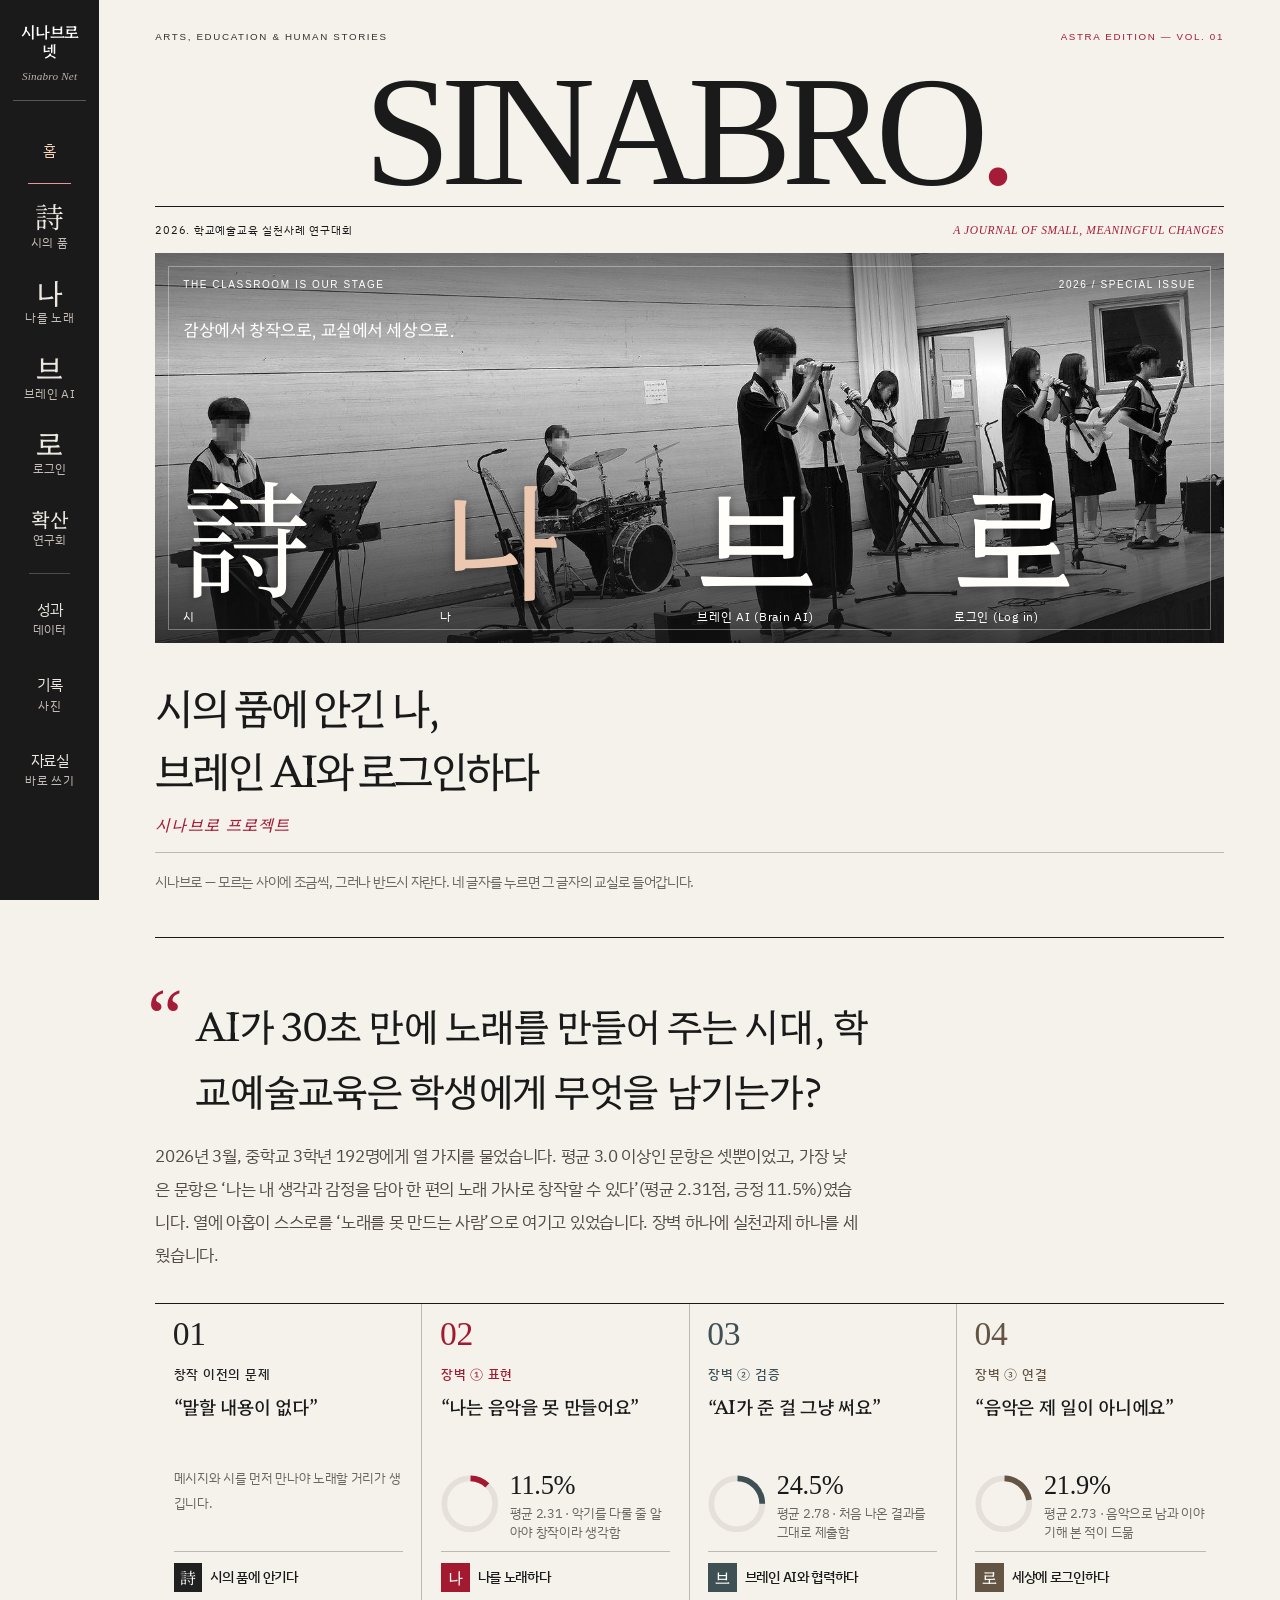
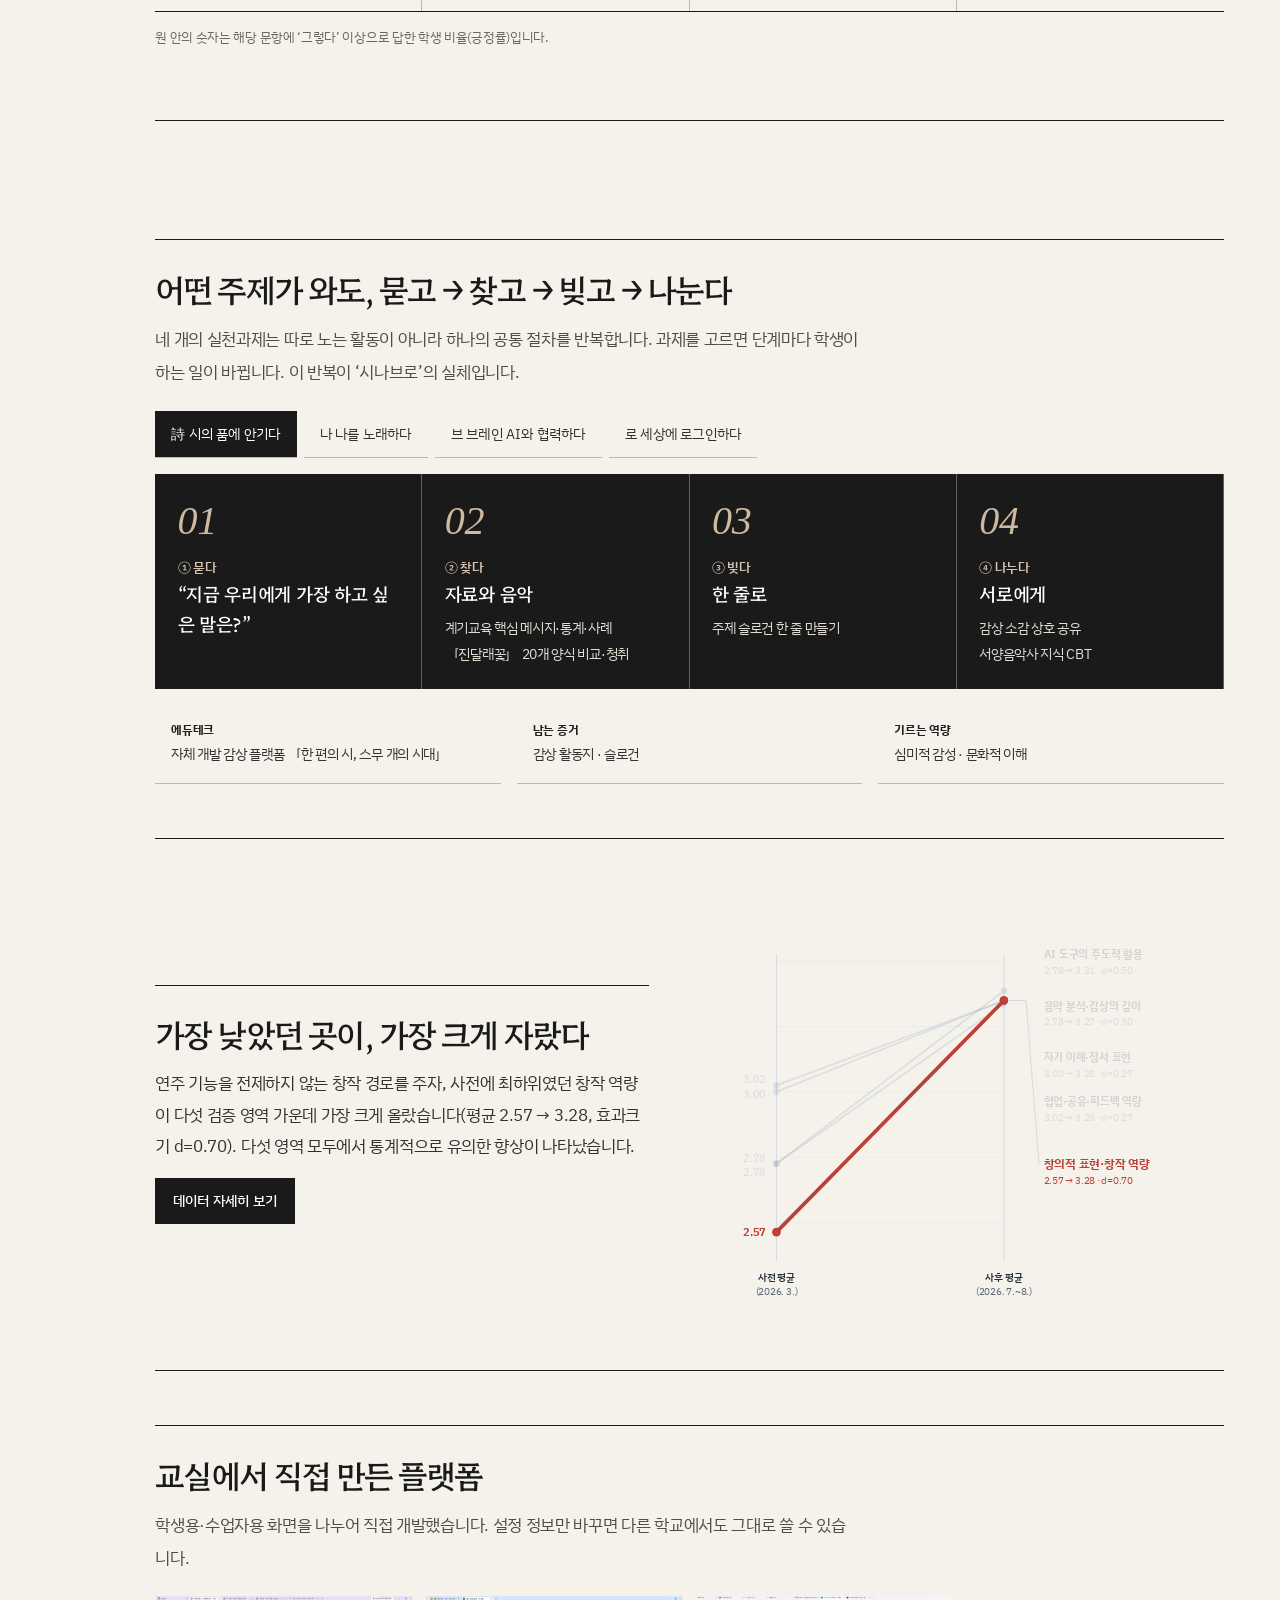
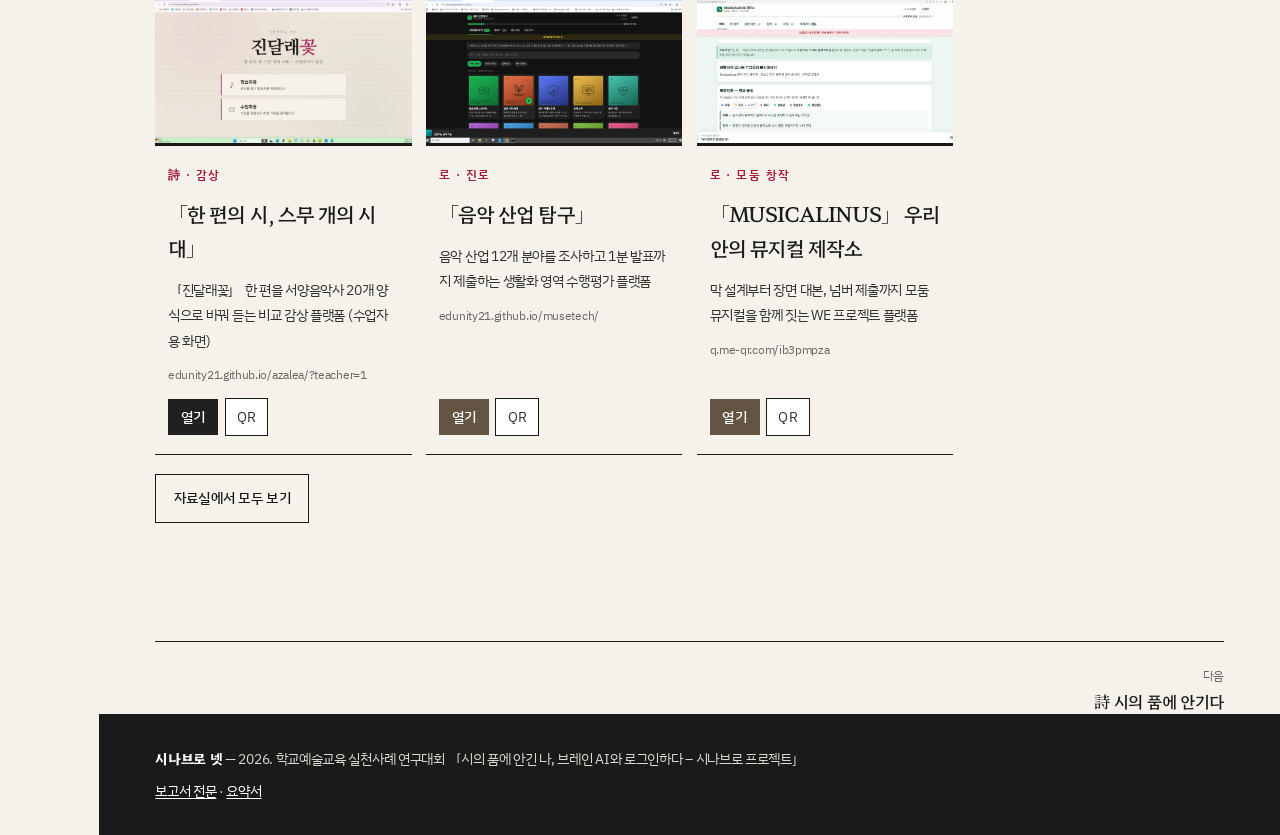
<file: index.html>
<!doctype html>
<html lang="ko">
<head>
<meta charset="utf-8">
<meta name="viewport" content="width=device-width, initial-scale=1">
<title>시나브로 넷</title>
<meta name="description" content="시의 품에 안긴 나, 브레인 AI와 로그인하다 – 시나브로 프로젝트. 감상·자기이해·창작·AI 검증·공유·진로를 잇는 중학교 음악 수업 플랫폼">
<meta property="og:title" content="시나브로 넷">
<meta property="og:description" content="시의 품에 안긴 나, 브레인 AI와 로그인하다 – 시나브로 프로젝트">
<meta property="og:type" content="website">
<meta property="og:url" content="https://edunity21.github.io/sinabro/">
<meta name="theme-color" content="#102d50">
<link rel="icon" href="data:image/svg+xml,%3Csvg xmlns='http://www.w3.org/2000/svg' viewBox='0 0 64 64'%3E%3Crect width='64' height='64' rx='10' fill='%23102d50'/%3E%3Ctext x='32' y='45' font-size='38' text-anchor='middle' fill='%23fff' font-family='serif' font-weight='700'%3E%E8%A9%A9%3C/text%3E%3C/svg%3E">
<link rel="preconnect" href="https://fonts.googleapis.com">
<link rel="preconnect" href="https://fonts.gstatic.com" crossorigin>
<link href="https://fonts.googleapis.com/css2?family=Hahmlet:wght@400;500;600;700&family=IBM+Plex+Sans+KR:wght@400;500;600;700&display=swap" rel="stylesheet">
<link href="https://fonts.googleapis.com/css2?family=Noto+Serif+KR:wght@700&text=%E8%A9%A9&display=swap" rel="stylesheet">
<style>
[hidden]{display:none!important}
:root{
  --ink:#102d50; --text:#25313f; --muted:#5b6878; --line:#c8d2dd; --line2:#e3e9ef;
  --wash:#f3f6f9; --paper:#fff; --chap:#245b91;
  --si:#6835a0; --si-t:#f3edf9; --na:#bc4035; --na-t:#fcf0ee;
  --beu:#006b78; --beu-t:#e6f3f4; --ro:#227344; --ro-t:#e9f4ec; --hw:#102d50; --hw-t:#e9eef5; --hs:#8a642f; --hs-t:#f5efe3; --hs-l:#e7dac6;
  --c:var(--ink); --ct:var(--wash);
  --serif:"Hahmlet","Noto Serif KR",serif;
  --sans:"IBM Plex Sans KR","Apple SD Gothic Neo","Malgun Gothic",system-ui,sans-serif;
  --rail:6.2rem; color-scheme:light;
}
*{box-sizing:border-box}
html{-webkit-text-size-adjust:100%}
body{margin:0;background:var(--paper);color:var(--text);font:400 1.0625rem/1.75 var(--sans);word-break:normal;overflow-wrap:break-word}
p,li,dd,td,th,figcaption,blockquote{text-wrap:pretty}
img{max-width:100%;height:auto;display:block}
a{color:var(--chap);text-underline-offset:.18em}
button{font:inherit;color:inherit}
:focus-visible{outline:3px solid var(--chap);outline-offset:2px;border-radius:4px}
.sr{position:absolute;width:1px;height:1px;overflow:hidden;clip:rect(0 0 0 0);white-space:nowrap}

/* ---------- app shell ---------- */
.rail{position:fixed;inset:0 auto 0 0;width:var(--rail);background:#fff;border-right:1px solid var(--line2);
  display:flex;flex-direction:column;align-items:center;gap:.45rem;padding:1rem 0;z-index:40;overflow-y:auto}
.rail .brand{font:700 1rem/1.15 var(--serif);color:var(--ink);text-align:center;text-decoration:none;margin-bottom:.6rem}
.rail .brand small{display:block;font:500 .62rem/1.2 var(--sans);color:var(--muted);margin-top:.2rem}
.tile{width:4.4rem;height:4.4rem;border-radius:.5rem;display:flex;flex-direction:column;align-items:center;justify-content:center;
  text-decoration:none;color:var(--muted);border:1px solid transparent;transition:background .2s,color .2s}
.tile b{font:700 1.65rem/1 var(--serif);color:var(--tc,var(--ink))}
.tile span{font-size:.66rem;margin-top:.3rem;line-height:1.2;text-align:center}
.tile.txt b{font:600 .95rem/1.2 var(--sans)}
.tile:hover{background:var(--wash)}
.tile.on{background:var(--tc,var(--ink));color:#fff}
.tile.on b{color:#fff}
.tile[data-r=si]{--tc:var(--si)}.tile[data-r=na]{--tc:var(--na)}.tile[data-r=beu]{--tc:var(--beu)}
.tile[data-r=ro]{--tc:var(--ro)}.tile[data-r=hw]{--tc:var(--hs)}
.rail hr{width:2.6rem;border:0;border-top:1px solid var(--line2);margin:.3rem 0}
.top{display:none}
main{margin-left:var(--rail);min-height:100vh}
.view{display:none}
.view.on{display:block;animation:vin .35s ease-out}
@keyframes vin{from{opacity:0;transform:translateY(.5rem)}to{opacity:1;transform:none}}
@media (prefers-reduced-motion:reduce){.view.on{animation:none}}
.wrap{max-width:66rem;margin:0 auto;padding:0 2rem}
@media (max-width:860px){
  :root{--rail:0px}
  .rail{inset:auto 0 0 0;width:auto;height:4.4rem;flex-direction:row;padding:.35rem .5rem;border-right:0;border-top:1px solid var(--line2);
    overflow-x:auto;overflow-y:hidden;justify-content:flex-start;gap:.3rem;scrollbar-width:none}
  .rail::-webkit-scrollbar{display:none}
  .rail .brand,.rail hr{display:none}
  .tile{flex:0 0 3.6rem;height:3.6rem}
  .tile b{font-size:1.3rem}.tile span{font-size:.6rem;margin-top:.15rem}.tile.txt b{font-size:.82rem}
  .top{display:flex;position:sticky;top:0;z-index:30;background:rgba(255,255,255,.95);backdrop-filter:blur(8px);
    border-bottom:1px solid var(--line2);height:3.2rem;align-items:center;justify-content:space-between;padding:0 1.1rem}
  .top a{font:700 1.1rem/1 var(--serif);color:var(--ink);text-decoration:none}
  .top span{font-size:.82rem;color:var(--muted)}
  main{padding-bottom:5rem}
  .wrap{padding:0 1.1rem}
  body{font-size:1rem}
}

/* ---------- shared type ---------- */
.room{padding-top:2.6rem;padding-bottom:4rem}
.bh{font:700 clamp(1.3rem,2.6vw,1.7rem)/1.35 var(--serif);color:var(--ink);margin:4rem 0 .5rem}
.bh small{display:block;font:600 .85rem/1.5 var(--sans);color:var(--c);margin-bottom:.2rem}
.lede{max-width:44rem;color:var(--text);margin:.4rem 0 1.4rem}
.note{font-size:.84rem;color:var(--muted)}
.prose{max-width:44rem}
p{margin:0 0 1rem}
.chips{display:flex;flex-wrap:wrap;gap:.35rem;list-style:none;padding:0;margin:0}
.chips li{font-size:.8rem;border:1px solid var(--line);border-radius:999px;padding:.1rem .6rem;background:#fff}
.t-si{--c:var(--si);--ct:var(--si-t)}.t-na{--c:var(--na);--ct:var(--na-t)}.t-beu{--c:var(--beu);--ct:var(--beu-t)}
.t-ro{--c:var(--ro);--ct:var(--ro-t)}.t-hw{--c:var(--hs);--ct:var(--hs-t)}

/* ---------- room head ---------- */
.rh{display:grid;grid-template-columns:auto 1fr;gap:1.6rem;align-items:start;padding-bottom:1.8rem;border-bottom:1px solid var(--line2)}
.rh .sq{width:7rem;height:7rem;background:var(--c);color:#fff;border-radius:.4rem;display:grid;place-items:center;font:700 3.8rem/1 var(--serif)}
.rh .sq.w{font-size:2.3rem}
.rh .lab{margin:0;color:var(--c);font-weight:600;font-size:.9rem}
.rh h1{font:700 clamp(1.6rem,3.6vw,2.4rem)/1.3 var(--serif);color:var(--ink);margin:.2rem 0 .7rem}
.rh .q{font:500 clamp(1.05rem,2vw,1.25rem)/1.55 var(--serif);color:var(--ink);margin:0 0 1rem;padding-left:.9rem;border-left:3px solid var(--c)}
.rh dl{display:flex;flex-wrap:wrap;gap:.5rem 1.8rem;margin:0;font-size:.88rem}
.rh dt{color:var(--muted);font-size:.78rem}.rh dd{margin:0;color:var(--ink);font-weight:600}
.rh dd .v{font-weight:400;color:var(--muted)}
details.info{margin:1rem 0 0;font-size:.9rem;border:1px solid var(--line2);border-radius:.4rem}
details.info summary{cursor:pointer;padding:.55rem .9rem;color:var(--ink);font-weight:600}
details.info dl{display:grid;grid-template-columns:auto 1fr;gap:.35rem 1rem;margin:0;padding:.2rem .9rem .9rem}
details.info dt{color:var(--c);font-weight:600}details.info dd{margin:0}
@media (max-width:640px){.rh{grid-template-columns:1fr;gap:.9rem}.rh .sq{width:4.4rem;height:4.4rem;font-size:2.4rem}.rh .sq.w{font-size:1.4rem}}

/* ---------- generic tabs ---------- */
.seg{display:flex;flex-wrap:wrap;gap:.35rem;margin:0 0 1rem;padding:0;list-style:none}
.seg button{border:1px solid var(--line);background:#fff;border-radius:999px;padding:.32rem .9rem;font-size:.9rem;cursor:pointer;color:var(--text)}
.seg button:hover{border-color:var(--c)}
.seg button.on{background:var(--c);border-color:var(--c);color:#fff}
.pane{border:1px solid var(--line2);border-radius:.5rem;padding:1.2rem 1.3rem;background:#fff}
.pane h3{margin:0 0 .5rem;font:700 1.2rem/1.4 var(--serif);color:var(--ink)}
.pane .meta{font-size:.85rem;color:var(--muted);margin-bottom:.6rem}
.stepnav{display:flex;justify-content:space-between;margin-top:1rem}
.stepnav button{border:0;background:var(--wash);border-radius:.35rem;padding:.35rem .8rem;cursor:pointer;font-size:.88rem}
.stepnav button:hover{background:var(--ct)}

/* ---------- home ---------- */
.hero{padding:3.2rem 0 2.6rem}
.kick{margin:0;color:var(--muted);font-size:.92rem}
.staff{position:relative;height:clamp(14rem,30vw,21rem);margin:1.4rem 0 1rem;
  background-image:linear-gradient(var(--line),var(--line)),linear-gradient(var(--line),var(--line)),linear-gradient(var(--line),var(--line)),linear-gradient(var(--line),var(--line)),linear-gradient(var(--line),var(--line));
  background-size:100% 1px;background-repeat:no-repeat;background-position:0 18%,0 34%,0 50%,0 66%,0 82%;
  display:grid;grid-template-columns:repeat(4,minmax(0,1fr));align-items:end}
.note-g{display:flex;flex-direction:column;align-items:flex-start;text-decoration:none;padding:.2rem;border-radius:.4rem;width:max-content;max-width:100%}
.note-g .gl{font:700 clamp(4.2rem,12vw,10rem)/1 var(--serif);color:var(--c);transition:transform .25s}
.note-g .gs{font-size:clamp(.78rem,1.5vw,.95rem);color:var(--muted);margin-top:.45rem}
.note-g .gq{font-size:.82rem;color:var(--c);max-width:100%;line-height:1.45;opacity:0;transition:opacity .2s}
.note-g:hover .gl,.note-g:focus-visible .gl{transform:translateY(-.4rem)}
.note-g:hover .gq,.note-g:focus-visible .gq{opacity:1}
.n1{--c:var(--si)}.n2{--c:var(--na);margin-bottom:8%}.n3{--c:var(--beu);margin-bottom:16%}.n4{--c:var(--ro);margin-bottom:24%}
@media (prefers-reduced-motion:no-preference){
  .note-g{opacity:0;animation:rise .9s cubic-bezier(.2,.7,.2,1) forwards}
  .n2{animation-delay:.35s}.n3{animation-delay:.7s}.n4{animation-delay:1.05s}
  @keyframes rise{from{opacity:0;transform:translateY(1.2rem)}to{opacity:1;transform:none}}
}
@media (hover:none),(max-width:700px){.note-g .gq{display:none}}
.note-g .gs{max-width:100%}
.hero h1{font:700 clamp(1.9rem,4.4vw,3.2rem)/1.25 var(--serif);color:var(--ink);margin:1rem 0 .4rem;letter-spacing:-.02em}
.hero .sub{margin:0;color:var(--chap);font:500 1.15rem/1.4 var(--serif)}
.hero .tag{margin:1rem 0 0}
.bigq{font:700 clamp(1.35rem,3vw,2rem)/1.45 var(--serif);color:var(--ink);max-width:44rem;margin:0 0 1rem}
.home-sec{padding:3.2rem 0;border-top:1px solid var(--line2)}
.bars3{display:grid;grid-template-columns:repeat(4,1fr);gap:1rem;margin-top:1.4rem}
.bar3{border:1px solid var(--line2);border-top:3px solid var(--c);border-radius:.4rem;padding:1rem;display:flex;flex-direction:column}
.bar3 .k{font-size:.8rem;color:var(--c);font-weight:600}
.bar3 .v{font:700 1.15rem/1.4 var(--serif);color:var(--ink);margin:.3rem 0 .6rem}
.ring{display:flex;align-items:center;gap:.7rem;margin-bottom:.6rem}
.ring svg{width:3.6rem;height:3.6rem;flex:none}
.ring p{margin:0;font-size:.8rem;color:var(--muted);line-height:1.45}
.ring b{display:block;font-size:1.05rem;color:var(--ink)}
.bar3 .to{margin-top:auto;display:flex;align-items:center;gap:.5rem;text-decoration:none;font-size:.88rem;color:var(--ink);padding-top:.7rem;border-top:1px dashed var(--line)}
.bar3 .to i{font-style:normal;display:inline-grid;place-items:center;width:1.8rem;height:1.8rem;background:var(--c);color:#fff;border-radius:.25rem;font:700 1rem/1 var(--serif)}
@media (max-width:900px){.bars3{grid-template-columns:1fr 1fr}}
@media (max-width:520px){.bars3{grid-template-columns:1fr}}
.proc{margin-top:1.2rem}
.proc .steps{display:grid;grid-template-columns:repeat(4,1fr);gap:0;border:1px solid var(--line);border-radius:.5rem;overflow:hidden}
.proc .steps>div{padding:1rem 1.1rem;border-right:1px solid var(--line2)}
.proc .steps>div:last-child{border-right:0}
.proc .steps h4{margin:0 0 .4rem;font:700 1.3rem/1.2 var(--serif);color:var(--c)}
.proc .steps h4 span{font:600 .75rem/1 var(--sans);color:var(--muted);display:block;margin-bottom:.3rem}
.proc .steps p{font-size:.9rem;margin:0}
.proc .foot{display:grid;grid-template-columns:repeat(3,1fr);gap:1rem;margin-top:.8rem;font-size:.88rem}
.proc .foot div{background:var(--ct);padding:.6rem .8rem;border-radius:.35rem}
.proc .foot b{display:block;color:var(--c);font-size:.78rem}
@media (max-width:760px){.proc .steps{grid-template-columns:1fr 1fr}.proc .steps>div:nth-child(2){border-right:0}.proc .steps>div:nth-child(-n+2){border-bottom:1px solid var(--line2)}.proc .foot{grid-template-columns:1fr}}
.grow{display:grid;grid-template-columns:1fr 1.1fr;gap:2rem;align-items:center}
@media (max-width:760px){.grow{grid-template-columns:1fr}}
.go{display:inline-block;background:var(--ink);color:#fff;text-decoration:none;padding:.5rem 1rem;border-radius:.35rem;font-size:.92rem;font-weight:600}
.go:hover{background:var(--chap)}
.go.c{background:var(--c)}
.go.ghost{background:#fff;color:var(--ink);border:1px solid var(--line)}

/* ---------- media ---------- */
.strip{display:flex;gap:.6rem;overflow-x:auto;padding-bottom:.6rem;margin:1rem 0;scroll-snap-type:x mandatory;scrollbar-width:thin}
.strip figure{flex:0 0 auto;width:min(19rem,72vw);margin:0;scroll-snap-align:start}
.strip.tall figure{width:min(13rem,48vw)}
.strip figcaption,.grid figcaption{font-size:.8rem;color:var(--muted);margin-top:.3rem;line-height:1.45}
.zoom{display:block;border-radius:.35rem;overflow:hidden;background:var(--wash);cursor:zoom-in}
.zoom img{width:100%}
.grid{display:grid;grid-template-columns:repeat(auto-fill,minmax(12rem,1fr));gap:.7rem;margin:1rem 0}
.grid figure{margin:0}
.yt{position:relative;display:block;width:100%;aspect-ratio:16/9;border:0;border-radius:.45rem;overflow:hidden;cursor:pointer;
  background:#0d1b2c center/cover no-repeat;padding:0}
.yt::after{content:"";position:absolute;inset:0;background:linear-gradient(180deg,rgba(0,0,0,0) 45%,rgba(0,0,0,.7))}
.yt .pl,.ifr-lite .pl{position:absolute;left:50%;top:50%;transform:translate(-50%,-50%);width:4.2rem;height:4.2rem;border-radius:50%;background:rgba(255,255,255,.92);z-index:1;display:grid;place-items:center}
.yt .pl::before,.ifr-lite .pl::before{content:"";border-left:1.2rem solid var(--ink);border-top:.75rem solid transparent;border-bottom:.75rem solid transparent;margin-left:.3rem}
.yt .tt{position:absolute;left:1rem;right:1rem;bottom:.8rem;z-index:1;color:#fff;font-weight:600;text-align:left;font-size:.95rem}
.yt:hover .pl,.ifr-lite:hover .pl{background:#fff}
.ytf{width:100%;aspect-ratio:16/9;border:0;border-radius:.45rem;display:block}
.vid{margin:1rem 0 .4rem}
.vid+.note{margin-top:.2rem}
.two{display:grid;grid-template-columns:1fr 1fr;gap:1.6rem;align-items:start}
@media (max-width:760px){.two{grid-template-columns:1fr}}

/* ---------- platform cards ---------- */
.plats{display:grid;grid-template-columns:repeat(auto-fill,minmax(15.5rem,1fr));gap:.9rem;margin:1.2rem 0}
.plat{border:1px solid var(--line);border-radius:.5rem;padding:1rem;display:flex;flex-direction:column;gap:.5rem;background:#fff;position:relative;min-height:12.5rem}
.plat h4{margin:0;font:700 1.05rem/1.4 var(--serif);color:var(--ink)}
.plat p{margin:0;font-size:.86rem;color:var(--text)}
.plat .u{font-size:.76rem;color:var(--chap);word-break:break-all}
.plat .row{margin-top:auto;display:flex;gap:.4rem;align-items:center}
.plat .row .go{font-size:.85rem;padding:.35rem .8rem}
.qrb{border:1px solid var(--line);background:#fff;border-radius:.35rem;padding:.33rem .7rem;font-size:.85rem;cursor:pointer}
.qrb[aria-pressed=true]{background:var(--ink);color:#fff;border-color:var(--ink)}
.plat .qrv{display:none;position:absolute;inset:0;background:#fff;border-radius:.5rem;padding:1rem;flex-direction:column;align-items:center;justify-content:center;gap:.5rem;text-align:center}
.plat.flip .qrv{display:flex}
.plat .qrv img{width:9.5rem;image-rendering:pixelated}
.plat .qrv p{font-size:.8rem;color:var(--muted)}
.plat .tagl{font-size:.74rem;font-weight:600;color:var(--c)}

/* ---------- 詩 ---------- */
.cal{display:flex;gap:0;overflow-x:auto;border-bottom:2px solid var(--line2);margin:1rem 0 1rem;scrollbar-width:thin}
.cal button{flex:0 0 auto;border:0;background:none;padding:.5rem .8rem .6rem;cursor:pointer;font-size:.9rem;color:var(--muted);border-bottom:3px solid transparent;margin-bottom:-2px;white-space:nowrap}
.cal button b{display:block;font:700 .95rem/1.3 var(--sans);color:var(--ink)}
.cal button.on{border-bottom-color:var(--c);color:var(--c)}
.cal button.on b{color:var(--c)}
.calp{display:grid;grid-template-columns:1.2fr 1fr;gap:1.2rem}
.calp dl{display:grid;grid-template-columns:auto 1fr;gap:.4rem 1rem;margin:0;font-size:.93rem}
.calp dt{color:var(--c);font-weight:600}.calp dd{margin:0}
@media (max-width:700px){.calp{grid-template-columns:1fr}}
.days{display:grid;grid-template-columns:repeat(5,1fr);gap:.3rem;margin:1rem 0 .8rem}
.days button{border:1px solid var(--line);background:#fff;border-radius:.35rem;padding:.4rem .3rem;cursor:pointer;font-size:.8rem;color:var(--muted);text-align:center}
.days button b{display:block;font:700 1rem/1.3 var(--serif);color:var(--ink)}
.days button.on{background:var(--c);border-color:var(--c);color:#fff}.days button.on b{color:#fff}
.eras{display:grid;grid-template-columns:repeat(4,1fr);gap:.4rem;margin-bottom:.8rem}
.eras button{border:1px solid var(--line);background:#fff;border-radius:.4rem;padding:.6rem .7rem;text-align:left;cursor:pointer}
.eras button b{display:block;font:700 1rem/1.35 var(--serif);color:var(--ink)}
.eras button span{font-size:.78rem;color:var(--muted)}
.eras button.on{border-color:var(--c);background:var(--ct)}
@media (max-width:700px){.eras{grid-template-columns:1fr 1fr}}
.era-out{display:grid;grid-template-columns:1fr 1fr;gap:1rem}
.era-out div{padding:1rem 1.1rem;border-radius:.4rem;background:var(--wash)}
.era-out div+div{background:var(--ct)}
.era-out b{display:block;font-size:.78rem;color:var(--c);margin-bottom:.3rem}
.era-out p{margin:0;font:500 1.05rem/1.55 var(--serif);color:var(--ink)}
@media (max-width:640px){.era-out{grid-template-columns:1fr}}
.poem{font:500 1.15rem/2 var(--serif);color:var(--ink);margin:0;padding:0;list-style:none;counter-reset:ln}
.poem li{display:grid;grid-template-columns:2rem 1fr;align-items:baseline}
.poem li::before{counter-increment:ln;content:counter(ln);font:500 .78rem/1 var(--sans);color:var(--muted)}
.poem .slot{display:inline-block;padding:0 .3rem;border:1px dashed var(--c);border-radius:.25rem;color:var(--c);font-size:.95rem;line-height:1.5;margin:0 .1rem}
.poem .title-line{color:var(--c)}
.poem small{font:500 .75rem/1 var(--sans);color:var(--c);margin-left:.5rem}
.swaps{list-style:none;padding:0;margin:0;display:grid;gap:.45rem}
.swaps li{display:grid;grid-template-columns:2rem 1fr;align-items:center;font-size:.95rem}
.swaps li::before{content:attr(data-n);font-size:.78rem;color:var(--muted)}
.swaps span{display:inline-flex;align-items:center;gap:.35rem;margin:0 .6rem .2rem 0}
.swaps s{color:var(--muted);text-decoration-color:var(--na)}
.swaps em{font-style:normal;color:var(--c);font-weight:600}

/* ---------- 나 ---------- */
.rupa-nav{display:grid;grid-template-columns:repeat(4,1fr);gap:.4rem;margin-bottom:.8rem}
.rupa-nav button{border:1px solid var(--line);background:#fff;border-radius:.4rem;padding:.55rem .6rem;cursor:pointer;text-align:left}
.rupa-nav button b{font:700 1.5rem/1 var(--serif);color:var(--c);margin-right:.4rem}
.rupa-nav button span{font-size:.8rem;color:var(--muted)}
.rupa-nav button.on{background:var(--c);border-color:var(--c)}
.rupa-nav button.on b,.rupa-nav button.on span{color:#fff}
@media (max-width:640px){.rupa-nav{grid-template-columns:1fr 1fr}}
.rupa-p{display:grid;grid-template-columns:1fr 1fr;gap:1.2rem}
.rupa-p .ex{background:var(--ct);border-radius:.4rem;padding:1rem 1.1rem}
.rupa-p .ex b{display:block;font-size:.78rem;color:var(--c);margin-bottom:.4rem}
.rupa-p .ex blockquote{margin:0;font:500 1.05rem/1.65 var(--serif);color:var(--ink)}
.rupa-p .ex .tags{font:600 1rem/1.5 var(--sans);color:var(--c)}
.rupa-p .ex table{width:100%;border-collapse:collapse;font-size:.84rem}
.rupa-p .ex td{padding:.3rem .2rem;border-bottom:1px solid rgba(0,0,0,.06);vertical-align:top}
.rupa-p .ex td:first-child{color:var(--c);font-weight:600;white-space:nowrap;padding-right:.6rem}
.lyr-l{font:500 1.05rem/1.7 var(--serif)}
.lyr-l i{font:600 .75rem/1 var(--sans);font-style:normal;color:var(--c);margin-right:.3rem}
@media (max-width:700px){.rupa-p{grid-template-columns:1fr}}
.lyric{display:grid;grid-template-columns:1.25fr 1fr;gap:1.2rem;align-items:start;margin-top:1rem}
.lv{position:relative;border-radius:.45rem;overflow:hidden;background:#000;aspect-ratio:4/3}
.lv img{position:absolute;inset:0;width:100%;height:100%;object-fit:cover;opacity:0;transition:opacity .5s}
.lv img.on{opacity:1}
.lctl{display:flex;align-items:center;gap:.6rem;margin-top:.6rem}
.lctl button{border:0;background:var(--c);color:#fff;border-radius:.35rem;padding:.35rem .8rem;cursor:pointer;font-size:.88rem;min-width:4.6rem}
.ltrack{position:relative;flex:1;height:.5rem;background:var(--line2);border-radius:999px;cursor:pointer}
.ltrack .fill{position:absolute;inset:0 auto 0 0;background:var(--c);border-radius:999px}
.ltrack .mk{position:absolute;top:50%;width:.7rem;height:.7rem;border-radius:50%;background:#fff;border:2px solid var(--c);transform:translate(-50%,-50%)}
.lctl .tm{font:500 .85rem/1 var(--sans);color:var(--muted);min-width:3.2rem;text-align:right;font-variant-numeric:tabular-nums}
pre.json{margin:0;background:#0f2238;color:#d6e2ee;border-radius:.45rem;padding:1rem;font:400 .8rem/1.6 ui-monospace,SFMono-Regular,Menlo,Consolas,monospace;overflow-x:auto}
pre.json .cur{background:rgba(255,255,255,.14);color:#fff;border-radius:.2rem;display:inline-block;width:100%}
pre.json .k{color:#9cc7e6}pre.json .s{color:#f2c98b}pre.json .n{color:#b7e3b0}
@media (max-width:760px){.lyric{grid-template-columns:1fr}}
.three{display:grid;grid-template-columns:repeat(3,1fr);gap:1rem;margin-top:1.2rem}
.three div{border-top:3px solid var(--c);padding-top:.6rem}
.three b{display:block;color:var(--ink);margin-bottom:.3rem}
.three p{font-size:.88rem;margin:0}
.three .w{font-size:.82rem;color:var(--muted);margin-top:.4rem}
@media (max-width:700px){.three{grid-template-columns:1fr}}

/* ---------- 브 : prompt lab ---------- */
.plab{border:1px solid var(--line);border-radius:.6rem;overflow:hidden;margin-top:1rem}
.lab-top{display:flex;flex-wrap:wrap;justify-content:space-between;align-items:center;gap:.6rem;padding:.8rem 1rem;background:var(--ct);border-bottom:1px solid var(--line2)}
.lab-top .seg{margin:0}
.lab-top p{margin:0;font-size:.85rem;color:var(--c);font-weight:600}
.cells{display:grid;grid-template-columns:repeat(4,1fr)}
.cell{padding:1rem;border-right:1px solid var(--line2);display:flex;flex-direction:column;gap:.5rem;min-width:0}
.cell:last-child{border-right:0}
.cell h4{margin:0;font:700 1rem/1.4 var(--serif);color:var(--ink)}
.cell h4 span{color:var(--c);margin-right:.3rem}
.cell .txt{font-size:.9rem;background:var(--wash);border-radius:.3rem;padding:.55rem .65rem;color:var(--ink);min-height:4.2rem}
.cell .eff{font-size:.84rem;color:var(--text);border-left:3px solid var(--c);padding-left:.55rem}
.cell .eff b{display:block;font-size:.74rem;color:var(--c)}
.cell details{font-size:.84rem}
.cell details summary{cursor:pointer;color:var(--c);font-weight:600}
.cell details p{margin:.4rem 0 0;color:var(--text)}
.plab[data-active=orig] .rev,.plab[data-active=rev] .orig{display:none}
.plab[data-active=orig] .cell .txt{background:#fbf7ec}
@media (max-width:960px){.cells{grid-template-columns:1fr 1fr}.cell:nth-child(2){border-right:0}.cell:nth-child(-n+2){border-bottom:1px solid var(--line2)}}
@media (max-width:560px){.cells{grid-template-columns:1fr}.cell{border-right:0;border-bottom:1px solid var(--line2)}}
.builder{display:grid;grid-template-columns:1.1fr 1fr;gap:0}
.bform{padding:1rem 1.1rem;border-right:1px solid var(--line2);display:grid;gap:1rem}
.bform fieldset{border:0;padding:0;margin:0;display:grid;gap:.45rem}
.bform legend{font:700 .98rem/1.4 var(--serif);color:var(--ink);margin-bottom:.35rem;padding:0}
.bform legend span{color:var(--c);margin-right:.3rem}
.bform label{font-size:.82rem;color:var(--muted);display:grid;gap:.2rem}
.bform input[type=text],.bform select,.bform textarea{font:inherit;font-size:.9rem;border:1px solid var(--line);border-radius:.3rem;padding:.4rem .55rem;width:100%;background:#fff;color:var(--ink)}
.bform textarea{min-height:4.5rem;resize:vertical}
.bform .inl{display:flex;flex-wrap:wrap;gap:.3rem .9rem;font-size:.86rem;color:var(--ink)}
.bform .inl label{display:flex;align-items:center;gap:.3rem;color:var(--ink);font-size:.86rem}
.bform input[type=range]{width:100%;accent-color:var(--c)}
.bout{padding:1rem 1.1rem;background:#fbfcfd;display:flex;flex-direction:column;gap:.8rem}
.bout h4{margin:0;font:700 .98rem/1.4 var(--serif);color:var(--ink)}
.pbox{background:#0f2238;color:#e6eef6;border-radius:.4rem;padding:.9rem 1rem;font-size:.92rem;line-height:1.75;min-height:9rem}
.pbox p{margin:0 0 .4rem}
.pbox p b{color:#9cc7e6;font-weight:600;margin-right:.35rem;font-size:.78rem}
.copy{align-self:flex-start;border:0;background:var(--c);color:#fff;border-radius:.35rem;padding:.4rem .9rem;cursor:pointer;font-size:.88rem}
.meter{border:1px solid var(--line2);border-radius:.4rem;padding:.7rem .8rem;background:#fff}
.meter .lv3{display:grid;grid-template-columns:repeat(3,1fr);gap:.25rem;margin:.4rem 0}
.meter .lv3 span{text-align:center;font-size:.8rem;padding:.25rem;border-radius:.25rem;background:var(--wash);color:var(--muted)}
.meter .lv3 span.on{background:var(--c);color:#fff;font-weight:600}
.meter .why{font-size:.82rem;color:var(--text);margin:0}
.meter .found{display:flex;flex-wrap:wrap;gap:.25rem;margin-top:.35rem}
.meter .found span{font-size:.74rem;background:var(--ct);color:var(--c);border-radius:999px;padding:.05rem .5rem}
@media (max-width:860px){.builder{grid-template-columns:1fr}.bform{border-right:0;border-bottom:1px solid var(--line2)}}
.ab{display:grid;grid-template-columns:1.3fr 1fr;gap:1.4rem;align-items:start}
.arr{width:100%;height:auto;display:block}
.arr .lb{font:600 12px var(--sans);fill:var(--text)}
.arr .sec{font:600 12px var(--sans);fill:var(--muted)}
.ab blockquote{margin:0;font:500 1rem/1.7 var(--serif);color:var(--ink);background:var(--ct);border-radius:.4rem;padding:1rem 1.1rem}
.ab blockquote b{display:block;font:600 .78rem/1.4 var(--sans);color:var(--c);margin-bottom:.35rem}
@media (max-width:760px){.ab{grid-template-columns:1fr}}
.map4{width:100%;border-collapse:collapse;font-size:.9rem;margin-top:.8rem}
.map4 th,.map4 td{padding:.55rem .7rem;border-bottom:1px solid var(--line2);text-align:left;vertical-align:top}
.map4 thead th{background:var(--ct);color:var(--c);font-size:.84rem}
.map4 td:last-child{color:var(--c);font-weight:600}
.tw{overflow-x:auto}
.weights{display:grid;grid-template-columns:2fr 1fr 1fr 1fr;gap:3px;margin:1rem 0 1.2rem}
.weights div{background:var(--wash);padding:.8rem .9rem;min-width:0}
.weights div:first-child{background:var(--c);color:#fff}
.weights div:first-child b,.weights div:first-child strong{color:#fff}.weights div:first-child p{color:rgba(255,255,255,.85)}
.weights strong{display:block;font:700 1.7rem/1.1 var(--serif);color:var(--ink)}
.weights b{display:block;margin:.3rem 0 .2rem;color:var(--ink);font-size:.92rem}
.weights p{font-size:.82rem;margin:0;color:var(--muted)}
@media (max-width:760px){.weights{grid-template-columns:1fr 1fr}}
.rub{display:grid;grid-template-columns:repeat(3,1fr);gap:.6rem}
.rub div{border-radius:.4rem;padding:.8rem .9rem;background:var(--wash);font-size:.9rem}
.rub div:first-child{background:var(--ct)}
.rub b{display:block;font:700 1.2rem/1.2 var(--serif);color:var(--c);margin-bottom:.3rem}
@media (max-width:640px){.rub{grid-template-columns:1fr}}

/* ---------- 로 ---------- */
.day{position:relative;margin:1.4rem 0 1rem}
.day .line{position:absolute;left:0;right:0;top:1.15rem;height:2px;background:var(--line)}
.day .acts{position:relative;display:grid;grid-template-columns:repeat(6,1fr);gap:.3rem}
.day button{border:0;background:none;cursor:pointer;text-align:center;padding:0}
.day button i{display:block;width:1.1rem;height:1.1rem;border-radius:50%;background:#fff;border:3px solid var(--line);margin:.6rem auto .4rem;transition:all .2s}
.day button b{display:block;font:700 .95rem/1.3 var(--sans);color:var(--ink);font-variant-numeric:tabular-nums}
.day button span{font-size:.75rem;color:var(--muted)}
.day button.on i{background:var(--c);border-color:var(--c);transform:scale(1.25)}
.day button.on b{color:var(--c)}
.actp{display:grid;grid-template-columns:auto 1fr;gap:1.2rem;align-items:start}
.actp .no{font:700 2.6rem/1 var(--serif);color:var(--c)}
.actp h3 small{display:block;font:500 .85rem/1.4 var(--sans);color:var(--muted)}
.actp .qq{font:500 1.05rem/1.6 var(--serif);color:var(--ink);margin:.5rem 0}
.actp .num{display:inline-block;background:var(--ct);color:var(--c);border-radius:.3rem;padding:.15rem .6rem;font-weight:600;font-size:.88rem}
.fields{list-style:none;padding:0;margin:1rem 0;display:grid;grid-template-columns:repeat(4,1fr);gap:.5rem}
.fields a{display:grid;grid-template-columns:auto 1fr;gap:0 .5rem;padding:.75rem .8rem;border:1px solid var(--line2);border-radius:.4rem;text-decoration:none;color:var(--ink);height:100%;transition:border-color .2s,background .2s}
.fields a:hover{border-color:var(--ro);background:var(--ro-t)}
.fields .k{font:700 1rem/1.4 var(--serif);color:var(--ro);grid-row:span 2}
.fields b{font-weight:600;font-size:.92rem;line-height:1.4}
.fields span{font-size:.8rem;color:var(--muted);line-height:1.45}
@media (max-width:900px){.fields{grid-template-columns:1fr 1fr}}
@media (max-width:480px){.fields{grid-template-columns:1fr}}
.calc{display:grid;grid-template-columns:1fr 1.2fr;gap:1.4rem;align-items:center;border:1px solid var(--line2);border-radius:.5rem;padding:1.1rem 1.2rem;margin-top:1rem}
.calc label{display:grid;gap:.2rem;font-size:.85rem;color:var(--muted);margin-bottom:.6rem}
.calc input[type=range]{accent-color:var(--c);width:100%}
.calc output{font-weight:700;color:var(--ink)}
.cbar{margin:.5rem 0}
.cbar .t{display:flex;justify-content:space-between;font-size:.85rem;margin-bottom:.2rem}
.cbar .t b{color:var(--ink)}
.cbar .b{height:.9rem;border-radius:.2rem;background:var(--line);transition:width .3s}
.cbar.p .b{background:var(--c)}
@media (max-width:700px){.calc{grid-template-columns:1fr}}
.dil{display:grid;grid-template-columns:1fr 1fr;gap:1rem;margin-top:1rem}
.dil div{border-radius:.45rem;background:var(--wash);padding:1rem 1.1rem;font-size:.92rem}
.dil h4{margin:0 0 .4rem;color:var(--c);font-size:.98rem}
.dil .fx{margin:.6rem 0 0;padding-top:.6rem;border-top:1px dashed var(--line);color:var(--ink)}
.dil .fx b{color:var(--c);margin-right:.35rem}
@media (max-width:700px){.dil{grid-template-columns:1fr}}

/* ---------- 확산 ---------- */
.tl{position:relative;margin:1.6rem 0 1rem;padding:2.6rem 0 0}
.tl .ph{display:flex;height:.6rem;border-radius:999px;overflow:hidden;background:var(--line2)}
.tl .ph span{height:100%}
.tl .today{position:absolute;top:0;transform:translateX(-50%);text-align:center;font-size:.75rem;font-weight:600;color:var(--na);white-space:nowrap}
.tl .today::after{content:"";display:block;width:2px;height:2.2rem;background:var(--na);margin:.15rem auto 0}
.tl .phl{display:flex;margin-top:.4rem;font-size:.76rem;color:var(--muted)}
.tl .phl span{padding-right:.3rem}
.ev{list-style:none;padding:0;margin:1.4rem 0 0;display:grid;gap:.1rem}
.ev li{display:grid;grid-template-columns:7.6rem 1fr auto;gap:1rem;align-items:baseline;padding:.6rem 0;border-bottom:1px solid var(--line2)}
.ev time{font:600 .9rem/1.4 var(--sans);color:var(--ink);font-variant-numeric:tabular-nums}
.ev p{margin:0;font-size:.92rem}.ev p b{color:var(--ink)}
.ev .st{font-size:.76rem;font-weight:600;border-radius:.25rem;padding:.05rem .45rem;white-space:nowrap;background:var(--ct);color:var(--c)}
.ev .st.up{background:var(--na);color:#fff}
@media (max-width:560px){.ev li{grid-template-columns:1fr auto}.ev time{grid-column:1/-1}}
.rings{display:grid;grid-template-columns:minmax(14rem,22rem) 1fr;gap:2rem;align-items:center;margin-top:1rem}
.rbox{position:relative;aspect-ratio:1}
.rbox button{position:absolute;border-radius:50%;border:2px solid var(--line);background:rgba(255,255,255,.9);cursor:pointer;display:flex;justify-content:center;padding-top:.45rem;font-size:.78rem;font-weight:600;color:var(--muted);transition:all .2s}
.rbox button:nth-child(1){inset:0}.rbox button:nth-child(2){inset:13%}.rbox button:nth-child(3){inset:26%}.rbox button:nth-child(4){inset:39%;align-items:center;padding:0}
.rbox button.on{border-color:var(--c);background:var(--ct);color:var(--c)}
.rbox button:nth-child(4).on{background:var(--c);color:#fff}
.rpanel h3{margin:0 0 .2rem}
.rpanel .who{color:var(--muted);font-size:.88rem;margin-bottom:.7rem}
.rpanel .nums{display:flex;flex-wrap:wrap;gap:.4rem;margin-top:.8rem}
.rpanel .nums span{background:var(--c);color:#fff;border-radius:.3rem;padding:.2rem .6rem;font-size:.84rem;font-weight:600}
@media (max-width:700px){.rings{grid-template-columns:1fr}.rbox{max-width:20rem;margin:0 auto;width:100%}}
.cfg{display:grid;grid-template-columns:1fr 1.3fr;gap:1.2rem;margin-top:1rem;align-items:start}
.cfg label{display:grid;gap:.2rem;font-size:.85rem;color:var(--muted);margin-bottom:.6rem}
.cfg input{font:inherit;font-size:.92rem;border:1px solid var(--line);border-radius:.3rem;padding:.4rem .55rem}
.cfg pre{margin:0;background:#0f2238;color:#d6e2ee;border-radius:.45rem;padding:1rem;font:400 .82rem/1.7 ui-monospace,SFMono-Regular,Menlo,Consolas,monospace;overflow-x:auto}
.cfg pre .c{color:#7f97b0}.cfg pre .s{color:#f2c98b}.cfg pre .n{color:#b7e3b0}.cfg pre .hl{background:rgba(242,201,139,.18);border-radius:.15rem}
.cfg .flow3{display:flex;flex-wrap:wrap;gap:.4rem;margin-top:.8rem}
.cfg .flow3 span{font-size:.8rem;background:var(--wash);border-radius:.3rem;padding:.25rem .55rem}
@media (max-width:760px){.cfg{grid-template-columns:1fr}}
.cases{display:grid;grid-template-columns:1fr 1fr;gap:1rem;margin-top:1rem}
.cases article{border:1px solid var(--line2);border-radius:.45rem;padding:1rem 1.1rem}
.cases h4{margin:0 0 .7rem;font:700 1rem/1.4 var(--serif);color:var(--ink)}
.chain{list-style:none;padding:0;margin:0 0 .8rem;display:grid;gap:.35rem}
.chain li{font-size:.88rem;padding:.4rem .6rem;border-radius:.3rem;background:var(--wash)}
.chain li b{color:var(--c);font-size:.76rem;display:block}
.chain li:last-child{background:var(--ct)}
@media (max-width:700px){.cases{grid-template-columns:1fr}}

/* ---------- 성과 ---------- */
.dash{margin-top:1rem}
.dgrid{display:grid;grid-template-columns:1.25fr 1fr;gap:1.4rem;align-items:start}
.slope{width:100%;height:auto}
.slope .ln{transition:opacity .25s,stroke-width .25s}
.dash[data-active]:not([data-active=all]) .ln{opacity:.15}
.dash[data-active=ana] .ln.ana,.dash[data-active=self] .ln.self,.dash[data-active=cre] .ln.cre,.dash[data-active=ai] .ln.ai,.dash[data-active=col] .ln.col{opacity:1}
.dcard{background:var(--hw-t);border-radius:.5rem;padding:1.1rem 1.2rem}
.dcard h3{margin:0 0 .6rem;font:700 1.2rem/1.4 var(--serif);color:var(--ink)}
.dcard dl{display:grid;grid-template-columns:auto 1fr;gap:.35rem 1rem;margin:0;font-size:.92rem}
.dcard dt{color:var(--muted)}.dcard dd{margin:0;color:var(--ink);font-weight:600;font-variant-numeric:tabular-nums}
.dcard .d{font:700 2.2rem/1 var(--serif);color:var(--na);margin:.6rem 0 .2rem}
.items{display:grid;grid-template-columns:1fr 1fr;gap:1.6rem;margin-top:1.6rem}
.items h4{margin:0 0 .5rem;font-size:.92rem;color:var(--ink)}
.items h4 span{font-weight:400;color:var(--muted);font-size:.8rem}
.it{display:grid;grid-template-columns:1fr 3.2rem;gap:.15rem .6rem;align-items:center;padding:.35rem 0;border-bottom:1px solid var(--line2);transition:opacity .25s}
.it .n{font-size:.84rem;color:var(--ink)}
.it .n em{font-style:normal;font-size:.7rem;font-weight:600;color:#fff;background:var(--na);border-radius:.2rem;padding:0 .3rem;margin-left:.3rem}
.it .n em.top{background:var(--ro)}
.it .p{font:600 .84rem/1 var(--sans);text-align:right;font-variant-numeric:tabular-nums;color:var(--ink)}
.it .b{grid-column:1/-1;height:.4rem;background:var(--line2);border-radius:999px;overflow:hidden}
.it .b i{display:block;height:100%;background:#d8892b;border-radius:999px}
.items .post .it .b i{background:#2c6fd6}
.it .m{grid-column:1/-1;font-size:.72rem;color:var(--muted)}
.dash[data-active]:not([data-active=all]) .it{opacity:.28}
.dash[data-active=ana] .it[data-d=ana],.dash[data-active=self] .it[data-d=self],.dash[data-active=cre] .it[data-d=cre],.dash[data-active=ai] .it[data-d=ai],.dash[data-active=col] .it[data-d=col]{opacity:1}
@media (max-width:860px){.dgrid,.items{grid-template-columns:1fr}}
.kw{display:grid;grid-template-columns:repeat(3,1fr);gap:1rem;margin-top:1rem}
.kw article{border-radius:.5rem;padding:1rem 1.1rem;background:var(--wash);display:flex;flex-direction:column;gap:.5rem}
.kw h4{margin:0;font-size:.95rem;color:var(--ink)}
.kw .w{font-size:.82rem;color:var(--muted)}
.kw blockquote{margin:auto 0 0;font:500 1.02rem/1.6 var(--serif);color:var(--ink)}
@media (max-width:760px){.kw{grid-template-columns:1fr}}
.honest{display:grid;grid-template-columns:1fr 1fr;gap:1rem;margin-top:1rem}
.honest>div{border:1px solid var(--line2);border-radius:.5rem;padding:1rem 1.1rem}
.honest blockquote{margin:.3rem 0 .6rem;font:500 1.02rem/1.6 var(--serif);color:var(--ink)}
.honest b{color:var(--ink)}
.honest ul{margin:.3rem 0 0;padding-left:1.1rem;font-size:.9rem}
@media (max-width:760px){.honest{grid-template-columns:1fr}}

/* ---------- archive ---------- */
.filt{display:flex;flex-wrap:wrap;gap:.35rem;margin:1rem 0;position:sticky;top:0;background:rgba(255,255,255,.95);padding:.6rem 0;z-index:5}
@media (max-width:860px){.filt{top:3.2rem}}
.filt button{border:1px solid var(--line);background:#fff;border-radius:999px;padding:.3rem .8rem;cursor:pointer;font-size:.86rem}
.filt button span{color:var(--muted);font-size:.78rem;margin-left:.25rem}
.filt button.on{background:var(--ink);border-color:var(--ink);color:#fff}.filt button.on span{color:#c5d3e3}
.arch{columns:4 13rem;column-gap:.7rem}
.arch figure{break-inside:avoid;margin:0 0 .7rem}
.arch figcaption{font-size:.76rem;color:var(--muted);margin-top:.25rem;line-height:1.4}
.archwrap[data-active]:not([data-active=all]) .arch figure{display:none}
.archwrap[data-active=si] figure[data-t~=si],.archwrap[data-active=na] figure[data-t~=na],.archwrap[data-active=beu] figure[data-t~=beu],
.archwrap[data-active=ro] figure[data-t~=ro],.archwrap[data-active=hw] figure[data-t~=hw],.archwrap[data-active=cls] figure[data-t~=cls],
.archwrap[data-active=plat] figure[data-t~=plat],.archwrap[data-active=doc] figure[data-t~=doc],.archwrap[data-active=pd] figure[data-t~=pd]{display:block}
.calp.one{grid-template-columns:1fr}
figure{position:relative}
.qrchip{position:absolute;right:.45rem;top:.45rem;background:var(--ink);color:#fff;font-size:.74rem;font-weight:600;text-decoration:none;padding:.22rem .5rem;border-radius:.3rem}
.qrchip:hover{background:var(--chap)}
.plat .qrv svg{width:9.5rem;height:9.5rem}

/* ---------- kit & misc ---------- */
.refs{list-style:none;padding:0;margin:.6rem 0 0;font-size:.9rem}
.refs li{padding-left:1.6rem;text-indent:-1.6rem;margin:.4rem 0}
details.fold{border:1px solid var(--line2);border-radius:.45rem;margin-top:1rem}
details.fold summary{cursor:pointer;padding:.7rem 1rem;font-weight:600;color:var(--ink)}
details.fold>div{padding:0 1rem 1rem}
.pn{display:flex;justify-content:space-between;gap:1rem;margin-top:4rem;padding-top:1.2rem;border-top:1px solid var(--line2)}
.pn a{text-decoration:none;color:var(--ink);display:flex;flex-direction:column;max-width:48%}
.pn a span{font-size:.78rem;color:var(--muted)}
.pn a b{font:700 1.02rem/1.4 var(--serif)}
.pn a:last-child{text-align:right;margin-left:auto}
.pn a:hover b{color:var(--chap)}
footer{margin-left:var(--rail);background:var(--ink);color:#c9d6e4;padding:2rem 0 2.4rem;font-size:.86rem}
footer b{color:#fff;font-family:var(--serif)}
footer a{color:#fff}
@media (max-width:860px){footer{padding-bottom:6rem}}

/* ---------- lightbox ---------- */
dialog.lb{border:0;padding:0;max-width:96vw;max-height:94vh;background:transparent;overflow:visible}
dialog.lb::backdrop{background:rgba(10,22,38,.92)}
.lb-in{display:flex;flex-direction:column;align-items:center;gap:.6rem}
.lb-in img{max-width:94vw;max-height:84vh;width:auto;border-radius:.2rem;background:#fff}
.lb-cap{color:#e8eef5;font-size:.9rem;text-align:center;max-width:60rem;margin:0}
.lb-btn{position:fixed;top:50%;transform:translateY(-50%);background:rgba(255,255,255,.14);color:#fff;border:0;width:3rem;height:3rem;border-radius:50%;font-size:1.4rem;cursor:pointer}
.lb-btn:hover{background:rgba(255,255,255,.3)}
.lb-prev{left:1rem}.lb-next{right:1rem}.lb-x{position:fixed;top:1rem;right:1rem;transform:none}

.two>*,.dgrid>*,.grow>*,.ab>*,.lyric>*,.cfg>*,.calp>*{min-width:0}
h1,h2,h3,.bh,.bigq{text-wrap:balance}

.player{margin:1rem 0 .4rem}
.ifr-lite{position:relative;display:block;width:100%;aspect-ratio:16/9;border:0;border-bottom:3px solid #C9A542;border-radius:.45rem;overflow:hidden;cursor:pointer;
  background:radial-gradient(circle at 70% 30%,#2b4170,#1B2A4A 60%,#0f1b31);padding:0;color:#fff}
.ifr-lite .tt{position:absolute;left:1.2rem;right:1.2rem;bottom:1rem;text-align:left;font-size:.92rem;color:#e4e9f2}
.ifr-lite .tt b{display:block;font:700 1.45rem/1.3 var(--serif);color:#fff;margin-bottom:.2rem}
iframe.pf{width:100%;height:min(82vh,760px);border:0;border-radius:.45rem;display:block;background:#1B2A4A}
video.mv{width:100%;border-radius:.45rem;background:#000;display:block;aspect-ratio:16/9}
@media (max-width:640px){iframe.pf{height:78vh}}

/* ---------- 확산 : report-style header & boxes ---------- */
.rh2{display:grid;grid-template-columns:7.5rem 1fr;min-height:7.5rem;margin-bottom:.9rem}
.rh2 .sq{background:var(--hs);color:#fff;display:grid;place-items:center;font:700 2.4rem/1 var(--sans);letter-spacing:-.02em}
.rh2 .panel{background:var(--hs-t);padding:1.2rem 1.6rem;display:flex;flex-direction:column;justify-content:center;gap:.75rem}
.rh2 h1{margin:0;font:700 clamp(1.25rem,2.5vw,1.7rem)/1.4 var(--sans);color:var(--hs);letter-spacing:-.01em}
.rh2 .q{margin:0;color:#555;font-size:1.02rem;line-height:1.6}
.rh2-meta{display:flex;flex-wrap:wrap;gap:.3rem 1.8rem;margin:0 0 2rem;font-size:.88rem;padding:0 .2rem}
.rh2-meta div{display:flex;gap:.5rem}.rh2-meta dt{color:var(--muted)}.rh2-meta dd{margin:0;color:var(--hs);font-weight:600}
.bx2{display:grid;grid-template-columns:1fr 1fr;gap:.45rem;margin:1.2rem 0 1.4rem;align-items:stretch}
.bx{border:3px solid var(--hs-l);background:#fff;min-width:0}
.bx>h3{margin:0;background:var(--hs);color:#fff;text-align:center;font:500 1.2rem/1.4 var(--sans);padding:.6rem .8rem}
.bx>ul{list-style:none;margin:0;padding:1.1rem 1.3rem .4rem}
.bx>ul>li{margin:0 0 1.1rem}
.bx>ul>li>b{display:block;font-weight:700;color:#1d1d1d;font-size:1.02rem}
.bx>ul>li>b::before{content:"▶";margin-right:.55rem;font-size:.9em}
.bx>ul>li>p{margin:.3rem 0 0 1.55rem;color:#4a4a4a;font-size:.95rem;line-height:1.7}
.bx .st{display:inline-block;margin-left:.35rem;font-size:.74rem;font-weight:600;padding:.05rem .45rem;border-radius:.2rem;background:var(--hs-t);color:var(--hs);vertical-align:.12em}
.bx .st.up{background:var(--hs);color:#fff}
.bxb{padding:1rem 1.2rem 1.1rem}
@media (max-width:760px){.bx2{grid-template-columns:1fr}.rh2{grid-template-columns:4.6rem 1fr;min-height:0}.rh2 .sq{font-size:1.45rem}.rh2 .panel{padding:1rem 1.1rem}}

.t-hw .chain li{background:#faf6ef}
.t-hw .chain li:last-child{background:var(--hs-t)}

</style>
<link rel="stylesheet" href="astra-webzine.css">
<link rel="stylesheet" href="editorial.css">
</head>
<body class="editorial platform">
<nav class="rail" aria-label="시나브로 넷 메뉴"><a class="brand" href="#home">시나브로<br>넷<small>Sinabro Net</small></a><a class="tile txt" data-r="home" href="#home"><b>홈</b></a><a class="tile" data-r="si" href="#si"><b>詩</b><span>시의 품</span></a><a class="tile" data-r="na" href="#na"><b>나</b><span>나를 노래</span></a><a class="tile" data-r="beu" href="#beu"><b>브</b><span>브레인 AI</span></a><a class="tile" data-r="ro" href="#ro"><b>로</b><span>로그인</span></a><a class="tile" data-r="hw" href="#hw"><b style="font-size:1.25rem">확산</b><span>연구회</span></a><hr><a class="tile txt" data-r="data" href="#data"><b>성과</b><span>데이터</span></a><a class="tile txt" data-r="arch" href="#arch"><b>기록</b><span>사진</span></a><a class="tile txt" data-r="kit" href="#kit"><b>자료실</b><span>바로 쓰기</span></a></nav>
<header class="top"><a href="#home">시나브로 넷</a><span id="toptitle"></span></header>
<main>
<!-- ===================== HOME ===================== -->
<section class="view" id="v-home" data-title="홈">
<div class="wrap">
  <div class="hero">
    <div class="masthead" aria-label="SINABRO, arts and education journal"><span class="mast-meta">ARTS, EDUCATION &amp; HUMAN STORIES</span><div>SINABRO<span class="mast-dot">.</span></div><span class="mast-edition">ASTRA EDITION — VOL. 01</span></div><p class="kick">2026. 학교예술교육 실천사례 연구대회</p>
    <div class="cover-frame"><img class="cover-photo" src="img/main/r-002a.jpg" alt="학생 창작곡 발표 무대"><div class="cover-shade"></div><div class="cover-kicker"><span>THE CLASSROOM IS OUR STAGE</span><span>2026 / SPECIAL ISSUE</span></div><nav class="staff" aria-label="네 개의 실천과제">
      <a class="note-g n1" href="#si"><span class="gl">詩</span><span class="gs">시</span><span class="gq">지금 우리에게 가장 하고 싶은 말은?</span></a>
      <a class="note-g n2" href="#na"><span class="gl">나</span><span class="gs">나</span><span class="gq">내 하루에서 노래가 될 장면은?</span></a>
      <a class="note-g n3" href="#beu"><span class="gl">브</span><span class="gs">브레인 AI (Brain AI)</span><span class="gq">왜 1번이 아니라 2번을 골랐는가?</span></a>
      <a class="note-g n4" href="#ro"><span class="gl">로</span><span class="gs">로그인 (Log in)</span><span class="gq">이 노래를 누가 들어야 하는가?</span></a>
    </nav><span class="cover-note">감상에서 창작으로, 교실에서 세상으로.</span></div>
    <h1>시의 품에 안긴 나,<br>브레인 AI와 로그인하다</h1>
    <p class="sub">시나브로 프로젝트</p>
    <p class="tag">시나브로 — 모르는 사이에 조금씩, 그러나 반드시 자란다. 네 글자를 누르면 그 글자의 교실로 들어갑니다.</p>
  </div>

  <section class="home-sec">
    <p class="bigq">AI가 30초 만에 노래를 만들어 주는 시대, 학교예술교육은 학생에게 무엇을 남기는가?</p>
    <p class="lede">2026년 3월, 중학교 3학년 192명에게 열 가지를 물었습니다. 평균 3.0 이상인 문항은 셋뿐이었고, 가장 낮은 문항은 ‘나는 내 생각과 감정을 담아 한 편의 노래 가사로 창작할 수 있다’(평균 2.31점, 긍정 11.5%)였습니다. 열에 아홉이 스스로를 ‘노래를 못 만드는 사람’으로 여기고 있었습니다. 장벽 하나에 실천과제 하나를 세웠습니다.</p>
    <div class="bars3">
      <article class="bar3 t-si"><span class="k">창작 이전의 문제</span><p class="v">“말할 내용이 없다”</p>
        <p class="note">메시지와 시를 먼저 만나야 노래할 거리가 생깁니다.</p>
        <a class="to" href="#si"><i>詩</i>시의 품에 안기다</a></article>
      <article class="bar3 t-na"><span class="k">장벽 ① 표현</span><p class="v">“나는 음악을 못 만들어요”</p>
        <div class="ring"><svg viewBox="0 0 36 36" aria-hidden="true"><circle cx="18" cy="18" r="15.9155" fill="none" stroke="#e3e9ef" stroke-width="3.6"/><circle cx="18" cy="18" r="15.9155" fill="none" stroke="var(--c)" stroke-width="3.6" stroke-dasharray="11.5 88.5" stroke-dashoffset="25" stroke-linecap="butt"/></svg><p><b>11.5%</b>평균 2.31 · 악기를 다룰 줄 알아야 창작이라 생각함</p></div>
        <a class="to" href="#na"><i>나</i>나를 노래하다</a></article>
      <article class="bar3 t-beu"><span class="k">장벽 ② 검증</span><p class="v">“AI가 준 걸 그냥 써요”</p>
        <div class="ring"><svg viewBox="0 0 36 36" aria-hidden="true"><circle cx="18" cy="18" r="15.9155" fill="none" stroke="#e3e9ef" stroke-width="3.6"/><circle cx="18" cy="18" r="15.9155" fill="none" stroke="var(--c)" stroke-width="3.6" stroke-dasharray="24.5 75.5" stroke-dashoffset="25" stroke-linecap="butt"/></svg><p><b>24.5%</b>평균 2.78 · 처음 나온 결과를 그대로 제출함</p></div>
        <a class="to" href="#beu"><i>브</i>브레인 AI와 협력하다</a></article>
      <article class="bar3 t-ro"><span class="k">장벽 ③ 연결</span><p class="v">“음악은 제 일이 아니에요”</p>
        <div class="ring"><svg viewBox="0 0 36 36" aria-hidden="true"><circle cx="18" cy="18" r="15.9155" fill="none" stroke="#e3e9ef" stroke-width="3.6"/><circle cx="18" cy="18" r="15.9155" fill="none" stroke="var(--c)" stroke-width="3.6" stroke-dasharray="21.9 78.1" stroke-dashoffset="25" stroke-linecap="butt"/></svg><p><b>21.9%</b>평균 2.73 · 음악으로 남과 이야기해 본 적이 드묾</p></div>
        <a class="to" href="#ro"><i>로</i>세상에 로그인하다</a></article>
    </div>
    <p class="note" style="margin-top:.8rem">원 안의 숫자는 해당 문항에 ‘그렇다’ 이상으로 답한 학생 비율(긍정률)입니다.</p>
  </section>

  <section class="home-sec">
    <h2 class="bh">어떤 주제가 와도, 묻고 → 찾고 → 빚고 → 나눈다</h2>
    <p class="lede">네 개의 실천과제는 따로 노는 활동이 아니라 하나의 공통 절차를 반복합니다. 과제를 고르면 단계마다 학생이 하는 일이 바뀝니다. 이 반복이 ‘시나브로’의 실체입니다.</p>
    <div data-tabs class="proc">
      <div class="seg" role="tablist">
        <button class="t-si" data-tab="si">詩 시의 품에 안기다</button><button class="t-na" data-tab="na">나 나를 노래하다</button>
        <button class="t-beu" data-tab="beu">브 브레인 AI와 협력하다</button><button class="t-ro" data-tab="ro">로 세상에 로그인하다</button>
      </div>
      <div data-panel="si" class="t-si"><div class="steps">
        <div><h4><span>① 묻다</span>“지금 우리에게 가장 하고 싶은 말은?”</h4></div>
        <div><h4><span>② 찾다</span>자료와 음악</h4><p>계기교육 핵심 메시지·통계·사례<br>「진달래꽃」 20개 양식 비교·청취</p></div>
        <div><h4><span>③ 빚다</span>한 줄로</h4><p>주제 슬로건 한 줄 만들기</p></div>
        <div><h4><span>④ 나누다</span>서로에게</h4><p>감상 소감 상호 공유<br>서양음악사 지식 CBT</p></div></div>
        <div class="foot"><div><b>에듀테크</b>자체 개발 감상 플랫폼 「한 편의 시, 스무 개의 시대」</div><div><b>남는 증거</b>감상 활동지 · 슬로건</div><div><b>기르는 역량</b>심미적 감성 · 문화적 이해</div></div></div>
      <div data-panel="na" class="t-na"><div class="steps">
        <div><h4><span>① 묻다</span>“지금 나를 가장 잘 표현하는 음악은?”</h4></div>
        <div><h4><span>② 찾다</span>나를 닮은 음악</h4><p>나를 닮은 음악 고르기 · 감정 태그<br>곡의 배경과 음악적 장치 조사</p></div>
        <div><h4><span>③ 빚다</span>분석표와 가사</h4><p>「음악적 장치 분석표」 작성<br>절(Verse) = 나의 이야기, 후렴 = 슬로건</p></div>
        <div><h4><span>④ 나누다</span>짝에게</h4><p>짝에게 30초 소개<br>‘좋은 점 1·제안 1’ 가사 피드백</p></div></div>
        <div class="foot"><div><b>에듀테크</b>Notion ME 포트폴리오 · 정보 탐색 AI</div><div><b>남는 증거</b>분석표 · 가사 원본</div><div><b>기르는 역량</b>자기 이해 · 창의적 표현</div></div></div>
      <div data-panel="beu" class="t-beu"><div class="steps">
        <div><h4><span>① 묻다</span>“왜 1번이 아니라 2번을 골랐는가?”</h4></div>
        <div><h4><span>② 찾다</span>앞 두 칸</h4><p>① 역할 주기<br>② 상황과 쓰지 말 것</p></div>
        <div><h4><span>③ 빚다</span>뒤 두 칸</h4><p>③ 빠르기·조성·악기 편성 지정<br>④ 2종 생성 후 비교</p></div>
        <div><h4><span>④ 나누다</span>근거로</h4><p>고른 이유를 음악 용어로 기록<br>모둠 상호 검토</p></div></div>
        <div class="foot"><div><b>에듀테크</b>Suno · Claude · 프롬프트 4단계 카드</div><div><b>남는 증거</b>프롬프트 원본·수정본 · 음원 2종 · 선택 근거</div><div><b>기르는 역량</b>AI 리터러시 · 비판적 검증</div></div></div>
      <div data-panel="ro" class="t-ro"><div class="steps">
        <div><h4><span>① 묻다</span>“이 노래를 누가 들어야 하는가?”</h4></div>
        <div><h4><span>② 찾다</span>세상의 일</h4><p>음악 산업 12개 분야 중 관심 분야 선택 · 조사</p></div>
        <div><h4><span>③ 빚다</span>영상으로</h4><p>가사 한 줄에 이미지 한 장<br>리릭 비디오 완성</p></div>
        <div><h4><span>④ 나누다</span>실제 청중에게</h4><p>소축제 · 방송 · 급식실 QR · 버스킹<br>1분 발표와 동료 평가</p></div></div>
        <div class="foot"><div><b>에듀테크</b>단일 파일 리릭 비디오 플레이어 · 「음악 산업 탐구」 플랫폼</div><div><b>남는 증거</b>리릭 비디오 · 무대 기록 · 분야 조사 활동지</div><div><b>기르는 역량</b>공동체·소통 · 진로 개척</div></div></div>
    </div>
  </section>

  <section class="home-sec">
    <div class="grow">
      <div>
        <h2 class="bh" style="margin-top:0">가장 낮았던 곳이, 가장 크게 자랐다</h2>
        <p>연주 기능을 전제하지 않는 창작 경로를 주자, 사전에 최하위였던 창작 역량이 다섯 검증 영역 가운데 가장 크게 올랐습니다(평균 2.57 → 3.28, 효과크기 d=0.70). 다섯 영역 모두에서 통계적으로 유의한 향상이 나타났습니다.</p>
        <a class="go" href="#data">데이터 자세히 보기</a>
      </div>
      <div class="dash" data-active="cre"><svg class="slope" viewBox="0 0 740 540" role="img" aria-label="검증 영역별 사전·사후 평균 변화" font-family="IBM Plex Sans KR, sans-serif"><line x1="130" x2="440" y1="425.6" y2="425.6" stroke="#e3e9ef"/><line x1="130" x2="440" y1="336.7" y2="336.7" stroke="#e3e9ef"/><line x1="130" x2="440" y1="247.8" y2="247.8" stroke="#e3e9ef"/><line x1="130" x2="440" y1="158.9" y2="158.9" stroke="#e3e9ef"/><line x1="130" x2="440" y1="70.0" y2="70.0" stroke="#e3e9ef"/><line x1="130" x2="130" y1="60" y2="478" stroke="#c8d2dd"/><line x1="440" x2="440" y1="60" y2="478" stroke="#c8d2dd"/><g class="ln ai"><line x1="130" y1="345.6" x2="440" y2="110.0" stroke="#5b7a9c" stroke-width="2.5" stroke-linecap="round"/><circle cx="130" cy="345.6" r="4.5" fill="#5b7a9c"/><circle cx="440" cy="110.0" r="4.5" fill="#5b7a9c"/><text x="116" y="362" text-anchor="end" font-size="15" fill="#5b7a9c" font-weight="500">2.78</text><polyline points="448,110.0 470,110.0 488,61" fill="none" stroke="#c8d2dd"/><text x="494" y="66" font-size="15" font-weight="700" fill="#102d50">AI 도구의 주도적 활용</text><text x="494" y="87" font-size="13.5" fill="#5b6878">2.78 → 3.31 · d=0.50</text></g><g class="ln ana"><line x1="130" y1="345.6" x2="440" y2="127.8" stroke="#5b7a9c" stroke-width="2.5" stroke-linecap="round"/><circle cx="130" cy="345.6" r="4.5" fill="#5b7a9c"/><circle cx="440" cy="127.8" r="4.5" fill="#5b7a9c"/><text x="116" y="344" text-anchor="end" font-size="15" fill="#5b7a9c" font-weight="500">2.78</text><polyline points="448,127.8 470,127.8 488,131" fill="none" stroke="#c8d2dd"/><text x="494" y="136" font-size="15" font-weight="700" fill="#102d50">음악 분석·감상의 깊이</text><text x="494" y="157" font-size="13.5" fill="#5b6878">2.78 → 3.27 · d=0.50</text></g><g class="ln self"><line x1="130" y1="247.8" x2="440" y2="123.3" stroke="#5b7a9c" stroke-width="2.5" stroke-linecap="round"/><circle cx="130" cy="247.8" r="4.5" fill="#5b7a9c"/><circle cx="440" cy="123.3" r="4.5" fill="#5b7a9c"/><text x="116" y="256" text-anchor="end" font-size="15" fill="#5b7a9c" font-weight="500">3.00</text><polyline points="448,123.3 470,123.3 488,201" fill="none" stroke="#c8d2dd"/><text x="494" y="206" font-size="15" font-weight="700" fill="#102d50">자기 이해·정서 표현</text><text x="494" y="227" font-size="13.5" fill="#5b6878">3.00 → 3.28 · d=0.27</text></g><g class="ln col"><line x1="130" y1="238.9" x2="440" y2="123.3" stroke="#5b7a9c" stroke-width="2.5" stroke-linecap="round"/><circle cx="130" cy="238.9" r="4.5" fill="#5b7a9c"/><circle cx="440" cy="123.3" r="4.5" fill="#5b7a9c"/><text x="116" y="236" text-anchor="end" font-size="15" fill="#5b7a9c" font-weight="500">3.02</text><polyline points="448,123.3 470,123.3 488,261" fill="none" stroke="#c8d2dd"/><text x="494" y="266" font-size="15" font-weight="700" fill="#102d50">협업·공유·피드백 역량</text><text x="494" y="287" font-size="13.5" fill="#5b6878">3.02 → 3.28 · d=0.27</text></g><g class="ln cre"><line x1="130" y1="438.9" x2="440" y2="123.3" stroke="#bc4035" stroke-width="5" stroke-linecap="round"/><circle cx="130" cy="438.9" r="6" fill="#bc4035"/><circle cx="440" cy="123.3" r="6" fill="#bc4035"/><text x="116" y="444" text-anchor="end" font-size="15" fill="#bc4035" font-weight="700">2.57</text><polyline points="448,123.3 470,123.3 488,347" fill="none" stroke="#c8d2dd"/><text x="494" y="352" font-size="16" font-weight="700" fill="#bc4035">창의적 표현·창작 역량</text><text x="494" y="373" font-size="13.5" fill="#bc4035">2.57 → 3.28 · d=0.70</text></g><text x="130" y="505" text-anchor="middle" font-size="14" fill="#25313f" font-weight="600">사전 평균</text><text x="130" y="525" text-anchor="middle" font-size="13" fill="#5b6878">(2026. 3.)</text><text x="440" y="505" text-anchor="middle" font-size="14" fill="#25313f" font-weight="600">사후 평균</text><text x="440" y="525" text-anchor="middle" font-size="13" fill="#5b6878">(2026. 7.~8.)</text></svg></div>
    </div>
  </section>

  <section class="home-sec">
    <h2 class="bh" style="margin-top:0">교실에서 직접 만든 플랫폼</h2>
    <p class="lede">학생용·수업자용 화면을 나누어 직접 개발했습니다. 설정 정보만 바꾸면 다른 학교에서도 그대로 쓸 수 있습니다.</p>
    <div class="plats"><article class="plat t-si"><div class="platform-photo" aria-hidden="true"><img src="img/main/r-000c.jpg" alt="" loading="lazy"></div><span class="tagl">詩 · 감상</span><h4>「한 편의 시, 스무 개의 시대」</h4><p>「진달래꽃」 한 편을 서양음악사 20개 양식으로 바꿔 듣는 비교 감상 플랫폼 (수업자용 화면)</p><span class="u">edunity21.github.io/azalea/?teacher=1</span><div class="row"><a class="go c" href="https://edunity21.github.io/azalea/?teacher=1" target="_blank" rel="noopener">열기</a><button class="qrb" type="button" aria-pressed="false">QR</button></div><div class="qrv"><img src="img/main/qr-00ed.png" width="420" height="420" loading="lazy" decoding="async" alt="「한 편의 시, 스무 개의 시대」 QR 코드"><p>휴대폰 카메라로 찍으면 바로 열립니다</p><button class="qrb" type="button">닫기</button></div></article><article class="plat t-ro"><div class="platform-photo" aria-hidden="true"><img src="img/main/r-0034.jpg" alt="" loading="lazy"></div><span class="tagl">로 · 진로</span><h4>「음악 산업 탐구」</h4><p>음악 산업 12개 분야를 조사하고 1분 발표까지 제출하는 생활화 영역 수행평가 플랫폼</p><span class="u">edunity21.github.io/musetech/</span><div class="row"><a class="go c" href="https://edunity21.github.io/musetech/" target="_blank" rel="noopener">열기</a><button class="qrb" type="button" aria-pressed="false">QR</button></div><div class="qrv"><img src="img/appx1/qr-0065.png" width="420" height="420" loading="lazy" decoding="async" alt="「음악 산업 탐구」 QR 코드"><p>휴대폰 카메라로 찍으면 바로 열립니다</p><button class="qrb" type="button">닫기</button></div></article><article class="plat t-ro"><div class="platform-photo" aria-hidden="true"><img src="img/main/r-002e.jpg" alt="" loading="lazy"></div><span class="tagl">로 · 모둠 창작</span><h4>「MUSICALINUS」 우리 안의 뮤지컬 제작소</h4><p>막 설계부터 장면 대본, 넘버 제출까지 모둠 뮤지컬을 함께 짓는 WE 프로젝트 플랫폼</p><span class="u">q.me-qr.com/ib3pmpza</span><div class="row"><a class="go c" href="https://q.me-qr.com/ib3pmpza" target="_blank" rel="noopener">열기</a><button class="qrb" type="button" aria-pressed="false">QR</button></div><div class="qrv"><img src="img/appx1/qr-006e.png" width="420" height="420" loading="lazy" decoding="async" alt="「MUSICALINUS」 우리 안의 뮤지컬 제작소 QR 코드"><p>휴대폰 카메라로 찍으면 바로 열립니다</p><button class="qrb" type="button">닫기</button></div></article></div>
    <a class="go ghost" href="#kit">자료실에서 모두 보기</a>
  </section>
  <nav class="pn"><span></span><a href="#si"><span>다음</span><b>詩 시의 품에 안기다</b></a></nav>
</div>
</section>

<!-- ===================== 詩 ===================== -->
<section class="view t-si" id="v-si" data-title="詩 시의 품에 안기다">
<div class="wrap room">
  <header class="rh"><div class="sq" aria-hidden="true">詩</div><div>
    <p class="lab">실천과제 ①</p><h1>시의 품에 안기다 — 메시지를 만나다</h1>
    <p class="q">“지금 우리에게 가장 하고 싶은 말은 무엇인가?”</p>
    <dl><div><dt>넘는 장벽</dt><dd>창작 이전의 문제 <span class="v">“말할 내용이 없다”</span></dd></div><div><dt>기르는 역량</dt><dd>심미적 감성 · 문화적 이해</dd></div></dl>
    <details class="info"><summary>수업 정보</summary><dl>
      <dt>성취기준</dt><dd>[9음02-02] 다양한 연주형태의 음악을 듣고 음악의 특징을 구별하여 설명한다.</dd>
      <dt>차시</dt><dd>음악과 6차시 + 계기교육 연계 차시</dd>
      <dt>에듀테크</dt><dd>자체 개발 감상 플랫폼 「한 편의 시, 스무 개의 시대」</dd>
      <dt>남는 증거</dt><dd>모방시 학습지, 캠페인송 가사, 리릭 비디오, CBT 기록</dd></dl></details>
  </div><figure class="chapter-photo"><img src="img/main/r-000f.jpg" alt="시의 언어가 음악을 만나는 순간" loading="lazy"><figcaption><span>POETRY</span>시의 언어가 음악을 만나는 순간</figcaption></figure></header>

  <h2 class="bh"><small>캠페인송 1년</small>계기교육을 ‘듣는 시간’에서 ‘만드는 시간’으로</h2>
  <p class="lede">계기교육의 목표가 ‘알게 하는 것’이 아니라 ‘하게 하는 것’이라면, 캠페인송은 그 목표에 가장 가까운 형식입니다. 주제는 해마다 바뀌어도 묻다 → 찾다 → 빚다 → 나누다의 절차는 바뀌지 않습니다. 달을 고르면 그달의 노래가 나옵니다.</p>
  <div data-tabs data-active="m3">
    <div class="cal" role="tablist"><button data-tab="m1"><b>3월</b>학교생활 적응</button><button data-tab="m2"><b>4–5월</b>학교폭력 예방</button><button data-tab="m3"><b>5–6월</b>급식 문화</button><button data-tab="m4"><b>6월</b>통일 교육</button><button data-tab="m5"><b>6월</b>생명존중</button><button data-tab="m6"><b>7월</b>환경</button><button data-tab="m7"><b>8월</b>영상물 제작 윤리</button><button data-tab="m8"><b>9월</b>인권</button><button data-tab="m9"><b>9–10월</b>진로</button><button data-tab="m10"><b>11월</b>효</button></div>
    <div data-panel="m1" class="pane calp one"><dl><dt>시기</dt><dd>3월</dd><dt>계기교육 주제</dt><dd>학교생활 적응</dd><dt>캠페인송 · 창작 과제</dt><dd>기초 학습 · 사회정서교육 슬로건</dd><dt>차시</dt><dd>3차시</dd><dt>학생 산출물</dt><dd>학급 게시판 / 아침 방송</dd></dl></div><div data-panel="m2" class="pane calp"><dl><dt>시기</dt><dd>4–5월</dd><dt>계기교육 주제</dt><dd>학교폭력 예방</dd><dt>캠페인송 · 창작 과제</dt><dd>「보고, 듣고, 말하기」</dd><dt>차시</dt><dd>6차시</dd><dt>학생 산출물</dt><dd>예방교육 주간 방송 아카이브</dd></dl><div class="plats" style="margin:0"><article class="plat t-si"><div class="platform-photo" aria-hidden="true"><img src="img/main/r-0029.jpg" alt="" loading="lazy"></div><span class="tagl">詩 · 계기교육</span><h4>단위학교 아카이브</h4><p>학교폭력 예방교육 · 도박예방교육과 연계한 학생 창작물 아카이브</p><span class="u">edunity21.github.io/archive/#hub</span><div class="row"><a class="go c" href="https://edunity21.github.io/archive/#hub" target="_blank" rel="noopener">열기</a><button class="qrb" type="button" aria-pressed="false">QR</button></div><div class="qrv"><img src="img/appx1/qr-0082.png" width="420" height="420" loading="lazy" decoding="async" alt="단위학교 아카이브 QR 코드"><p>휴대폰 카메라로 찍으면 바로 열립니다</p><button class="qrb" type="button">닫기</button></div></article></div></div><div data-panel="m3" class="pane calp"><dl><dt>시기</dt><dd>5–6월</dd><dt>계기교육 주제</dt><dd>급식 문화</dd><dt>캠페인송 · 창작 과제</dt><dd>「맛있는 질서송」 — 가사 3절 · 이미지 18장 · 리릭 비디오</dd><dt>차시</dt><dd>6차시</dd><dt>학생 산출물</dt><dd>급식실 QR 게시 / 점심 방송</dd></dl><div class="strip" style="margin:0"><figure><a class="zoom" href="img/main/r-0002.jpg"><img src="img/main/r-0002.jpg" width="1600" height="900" loading="lazy" decoding="async" alt="급식문화 캠페인송"></a><figcaption>급식문화 캠페인송</figcaption></figure><figure><a class="zoom" href="img/main/r-0003.jpg"><img src="img/main/r-0003.jpg" width="1009" height="559" loading="lazy" decoding="async" alt="맛있는 질서송"></a><figcaption>맛있는 질서송</figcaption></figure></div></div><div data-panel="m4" class="pane calp"><dl><dt>시기</dt><dd>6월</dd><dt>계기교육 주제</dt><dd>통일 교육</dd><dt>캠페인송 · 창작 과제</dt><dd>「판문열차」 — 끊긴 철길을 다시 잇는 서사를 노래로</dd><dt>차시</dt><dd>6차시</dd><dt>학생 산출물</dt><dd>통일교육 주간 발표</dd></dl><div class="strip" style="margin:0"><figure><a class="zoom" href="img/main/r-0005.jpg"><img src="img/main/r-0005.jpg" width="1600" height="900" loading="lazy" decoding="async" alt="판문열차"></a><figcaption>판문열차</figcaption></figure><figure><a class="zoom" href="img/main/r-0006.jpg"><img src="img/main/r-0006.jpg" width="1600" height="900" loading="lazy" decoding="async" alt="판문열차"></a><figcaption>판문열차</figcaption></figure></div></div><div data-panel="m5" class="pane calp one"><dl><dt>시기</dt><dd>6월</dd><dt>계기교육 주제</dt><dd>생명존중 · 자살예방</dd><dt>캠페인송 · 창작 과제</dt><dd>「넌 정말 소중해」 — 후렴을 응원의 언어로</dd><dt>차시</dt><dd>6차시</dd><dt>학생 산출물</dt><dd>학급 아침 방송</dd></dl></div><div data-panel="m6" class="pane calp one"><dl><dt>시기</dt><dd>7월</dd><dt>계기교육 주제</dt><dd>환경 · 지속가능발전</dd><dt>캠페인송 · 창작 과제</dt><dd>「작은 실천, 큰 변화」</dd><dt>차시</dt><dd>6차시</dd><dt>학생 산출물</dt><dd>급식실 QR 게시</dd></dl></div><div data-panel="m7" class="pane calp"><dl><dt>시기</dt><dd>8월</dd><dt>계기교육 주제</dt><dd>영상물 제작 윤리</dd><dt>캠페인송 · 창작 과제</dt><dd>멀티미디어 영상화 · 저작권 3단 체크</dd><dt>차시</dt><dd>8차시</dd><dt>학생 산출물</dt><dd>공유 전 점검 카드</dd></dl><div class="strip tall" style="margin:0"><figure><a class="zoom" href="img/appx1/r-0053.jpg"><img src="img/appx1/r-0053.jpg" width="992" height="1403" loading="lazy" decoding="async" alt="AI 음악 창작 윤리·분석 점검 카드"></a><figcaption>AI 음악 창작 윤리·분석 점검 카드</figcaption></figure></div></div><div data-panel="m8" class="pane calp"><dl><dt>시기</dt><dd>9월</dd><dt>계기교육 주제</dt><dd>인권 · 성평등 / 도박 예방</dd><dt>캠페인송 · 창작 과제</dt><dd>「다름은 차별 아니다」 · 「회색지대」 아카이브</dd><dt>차시</dt><dd>6차시</dd><dt>학생 산출물</dt><dd>학교자율시간 연계 발표</dd></dl><div class="plats" style="margin:0"><article class="plat t-si"><div class="platform-photo" aria-hidden="true"><img src="img/main/r-0029.jpg" alt="" loading="lazy"></div><span class="tagl">詩 · 계기교육</span><h4>단위학교 아카이브</h4><p>학교폭력 예방교육 · 도박예방교육과 연계한 학생 창작물 아카이브</p><span class="u">edunity21.github.io/archive/#hub</span><div class="row"><a class="go c" href="https://edunity21.github.io/archive/#hub" target="_blank" rel="noopener">열기</a><button class="qrb" type="button" aria-pressed="false">QR</button></div><div class="qrv"><img src="img/appx1/qr-0082.png" width="420" height="420" loading="lazy" decoding="async" alt="단위학교 아카이브 QR 코드"><p>휴대폰 카메라로 찍으면 바로 열립니다</p><button class="qrb" type="button">닫기</button></div></article></div></div><div data-panel="m9" class="pane calp"><dl><dt>시기</dt><dd>9–10월</dd><dt>계기교육 주제</dt><dd>진로 · 미래 직업</dd><dt>캠페인송 · 창작 과제</dt><dd>「꿈꾸는 내가 최고야」</dd><dt>차시</dt><dd>6차시</dd><dt>학생 산출물</dt><dd>실천과제 ④ 진로 탐구와 연결</dd></dl><div><p>노래에서 직업으로 — 음악 산업 12개 분야 탐구로 이어집니다.</p><a class="go c t-ro" href="#ro">로 세상에 로그인하다</a></div></div><div data-panel="m10" class="pane calp one"><dl><dt>시기</dt><dd>11월</dd><dt>계기교육 주제</dt><dd>효 · 감사 문화</dd><dt>캠페인송 · 창작 과제</dt><dd>「감사의 마음이 우리를 모아」</dd><dt>차시</dt><dd>4차시</dd><dt>학생 산출물</dt><dd>학년말 소축제 무대</dd></dl></div>
  </div>

  <h2 class="bh"><small>「맛있는 질서송」 한 곡의 9일</small>9일이면 한 주제가 한 곡이 된다</h2>
  <div data-tabs>
    <div class="days" role="tablist">
      <button data-tab="d1"><b>1–2일</b>묻다</button><button data-tab="d2"><b>3–4일</b>찾다</button><button data-tab="d3"><b>5–6일</b>빚다</button><button data-tab="d4"><b>7–8일</b>빚다</button><button data-tab="d5"><b>9일</b>나누다</button>
    </div>
    <div data-panel="d1" class="pane"><p class="meta">1–2일차</p><h3>묻다 — 문제 찾기</h3><p>급식실 현장 관찰 → “새치기·잔반·소음” 세 문제 도출 → 한 줄 메시지 확정</p><p class="note" style="margin:0">그날 남는 파일 : 문제 카드 · 메시지 한 줄</p></div><div data-panel="d2" class="pane"><p class="meta">3–4일차</p><h3>찾다 — 말 고르기</h3><p>금지어(“하지 마”)를 권유어로 바꾸는 어휘 치환 : “밀지 마” → “차례차례”</p><p class="note" style="margin:0">그날 남는 파일 : 가사 초안 3절 + 후렴</p></div><div data-panel="d3" class="pane"><p class="meta">5–6일차</p><h3>빚다 — 소리 입히기</h3><p>Suno 프롬프트 4칸 작성 → 데모 2종 생성 → A/B 비교 후 선택 근거 진술</p><p class="note" style="margin:0">그날 남는 파일 : mp3 · 프롬프트 카드</p></div><div data-panel="d4" class="pane"><p class="meta">7–8일차</p><h3>빚다 — 그림 붙이기</h3><p>가사 한 줄당 이미지 1장(총 18장) 생성 → 초 단위 싱크 데이터 작성</p><p class="note" style="margin:0">그날 남는 파일 : 이미지 18장 · 싱크 JSON</p></div><div data-panel="d5" class="pane"><p class="meta">9일차</p><h3>나누다 — 내보내기</h3><p>단일 파일 리릭 비디오 HTML로 묶어 QR 발행 → 급식실 게시 · 점심 방송</p><p class="note" style="margin:0">그날 남는 파일 : HTML 1개 · QR 1개</p></div>
  </div>
  <div class="strip"><figure><a class="zoom" href="img/main/r-0002.jpg"><img src="img/main/r-0002.jpg" width="1600" height="900" loading="lazy" decoding="async" alt="급식문화 캠페인송"></a><figcaption>급식문화 캠페인송</figcaption></figure><figure><a class="zoom" href="img/main/r-0003.jpg"><img src="img/main/r-0003.jpg" width="1009" height="559" loading="lazy" decoding="async" alt="맛있는 질서송"></a><figcaption>맛있는 질서송</figcaption></figure><figure><a class="zoom" href="img/main/r-0004.jpg"><img src="img/main/r-0004.jpg" width="1004" height="560" loading="lazy" decoding="async" alt="오늘도 기분 좋은 점심시간"></a><figcaption>오늘도 기분 좋은 점심시간</figcaption></figure></div>

  <h2 class="bh"><small>영상으로 만나는 캠페인송</small>통일노래 「판문열차」</h2>
  <p class="lede">끊긴 철길을 다시 잇는 서사를 노래로 만들었습니다. 6월 통일교육 주간에 발표했습니다.</p>
  <div class="two"><div><div class="vid"><button class="yt" type="button" data-id="JH1s2zt6rM4" data-title="통일노래 「판문열차」" style="background-image:url(https://i.ytimg.com/vi/JH1s2zt6rM4/hqdefault.jpg)" aria-label="통일노래 「판문열차」 재생"><span class="pl"></span><span class="tt">통일노래 「판문열차」</span></button></div><p class="note"><a href="https://youtu.be/JH1s2zt6rM4" target="_blank" rel="noopener">YouTube에서 열기</a></p></div>
  <div class="strip tall" style="margin-top:0"><figure><a class="zoom" href="img/main/r-0005.jpg"><img src="img/main/r-0005.jpg" width="1600" height="900" loading="lazy" decoding="async" alt="판문열차 1"></a><figcaption>판문열차 1</figcaption></figure><figure><a class="zoom" href="img/main/r-0006.jpg"><img src="img/main/r-0006.jpg" width="1600" height="900" loading="lazy" decoding="async" alt="판문열차 2"></a><figcaption>판문열차 2</figcaption></figure><figure><a class="zoom" href="img/main/r-0007.jpg"><img src="img/main/r-0007.jpg" width="1600" height="900" loading="lazy" decoding="async" alt="판문열차 3"></a><figcaption>판문열차 3</figcaption></figure><figure><a class="zoom" href="img/main/r-0008.jpg"><img src="img/main/r-0008.jpg" width="1600" height="900" loading="lazy" decoding="async" alt="판문열차 4"></a><figcaption>판문열차 4</figcaption></figure><figure><a class="zoom" href="img/main/r-0009.jpg"><img src="img/main/r-0009.jpg" width="1600" height="900" loading="lazy" decoding="async" alt="판문열차 5"></a><figcaption>판문열차 5</figcaption></figure><figure><a class="zoom" href="img/main/r-000a.jpg"><img src="img/main/r-000a.jpg" width="1600" height="900" loading="lazy" decoding="async" alt="판문열차 6"></a><figcaption>판문열차 6</figcaption></figure></div></div>

  <h2 class="bh"><small>한 편의 시, 스무 개의 시대</small>가사는 같고, 음악만 바뀐다</h2>
  <p class="lede">서양음악사를 ‘외우는 지식’에서 ‘들리는 차이’로 바꾸려고, 김소월의 「진달래꽃」 한 편을 서양음악사 20개 시대·장르로 편곡해 비교 감상하는 플랫폼을 직접 만들었습니다. 변수는 오직 음악 하나입니다. “같은 시(가사)인데 왜 이렇게 다르게 들리지?” 시대를 골라 보세요.</p>
  <div data-tabs>
    <div class="eras" role="tablist">
      <button data-tab="e1"><b>단선율의 시대</b><span>중세 · 르네상스</span></button>
      <button data-tab="e2"><b>장식과 대비의 시대</b><span>바로크 · 고전</span></button>
      <button data-tab="e3"><b>감정의 시대</b><span>낭만 · 인상</span></button>
      <button data-tab="e4"><b>오늘의 시대</b><span>대중음악 · 현대</span></button>
    </div>
    <div data-panel="e1" class="era-out"><div><b>학생이 듣고 발견하는 것</b><p>반주가 거의 없고 목소리 하나가 시를 이끈다 — 가사가 가장 또렷하게 들린다</p></div><div><b>나 · 브로 이어지는 발견</b><p>“가사를 살리려면 악기를 덜어낸다”</p></div></div>
    <div data-panel="e2" class="era-out"><div><b>학생이 듣고 발견하는 것</b><p>규칙적인 박과 또렷한 형식, 셈여림의 대비가 생긴다</p></div><div><b>나 · 브로 이어지는 발견</b><p>“빠르기와 형식이 분위기를 만든다”</p></div></div>
    <div data-panel="e3" class="era-out"><div><b>학생이 듣고 발견하는 것</b><p>조성이 흔들리고 음색이 번지며 같은 구절이 슬퍼진다</p></div><div><b>나 · 브로 이어지는 발견</b><p>“조성과 음색이 감정을 바꾼다”</p></div></div>
    <div data-panel="e4" class="era-out"><div><b>학생이 듣고 발견하는 것</b><p>절과 후렴의 짜임새 차이가 뚜렷해지고 후렴이 후렴처럼 들린다</p></div><div><b>나 · 브로 이어지는 발견</b><p>“악기 편성이 후렴을 만든다”</p></div></div>
  </div>
  <div class="two" style="margin-top:1.4rem">
    <div class="plats" style="margin:0"><article class="plat t-si"><div class="platform-photo" aria-hidden="true"><img src="img/main/r-000c.jpg" alt="" loading="lazy"></div><span class="tagl">詩 · 감상</span><h4>「한 편의 시, 스무 개의 시대」</h4><p>「진달래꽃」 한 편을 서양음악사 20개 양식으로 바꿔 듣는 비교 감상 플랫폼 (수업자용 화면)</p><span class="u">edunity21.github.io/azalea/?teacher=1</span><div class="row"><a class="go c" href="https://edunity21.github.io/azalea/?teacher=1" target="_blank" rel="noopener">열기</a><button class="qrb" type="button" aria-pressed="false">QR</button></div><div class="qrv"><img src="img/main/qr-00ed.png" width="420" height="420" loading="lazy" decoding="async" alt="「한 편의 시, 스무 개의 시대」 QR 코드"><p>휴대폰 카메라로 찍으면 바로 열립니다</p><button class="qrb" type="button">닫기</button></div></article></div>
    <div class="strip" style="margin:0"><figure><a class="zoom" href="img/main/r-000c.jpg"><img src="img/main/r-000c.jpg" width="1600" height="897" loading="lazy" decoding="async" alt="진달래꽃×서양음악사 웹 플랫폼"></a><figcaption>진달래꽃×서양음악사 웹 플랫폼</figcaption></figure><figure><a class="zoom" href="img/main/r-000d.jpg"><img src="img/main/r-000d.jpg" width="1600" height="895" loading="lazy" decoding="async" alt="수업운영"></a><figcaption>수업운영</figcaption></figure><figure><a class="zoom" href="img/main/r-000e.jpg"><img src="img/main/r-000e.jpg" width="1600" height="830" loading="lazy" decoding="async" alt="학생기록 불러오기"></a><figcaption>학생기록 불러오기</figcaption></figure></div>
  </div>
  <p class="note">학습자용과 수업자용 화면을 분리하고 활동지 작성·제출 기능을 넣어, 감상이 곧 기록으로 이어지도록 했습니다.</p>

  <h2 class="bh"><small>모방시(模倣詩) 짓기</small>시의 문형을 빌려, 내 말을 갈아 끼운다</h2>
  <p class="lede">감상만으로는 시가 남지 않습니다. 원시는 김영랑 「돌담에 속삭이는 햇발같이」. 학생은 시 전체를 옮기지 않고 문형만 가져옵니다. 세 단계를 차례로 눌러 보세요.</p>
  <div data-tabs class="pane">
    <div class="seg" role="tablist"><button data-tab="p1">① 문형 뽑기</button><button data-tab="p2">② 갈아 끼우기</button><button data-tab="p3">③ 모방시 완성</button></div>
    <div data-panel="p1"><ol class="poem"><li><span><span class="slot">장소</span>에 <span class="slot">움직임</span>는 <span class="slot">자연물</span>같이</span></li><li><span><span class="slot">장소</span> <span class="slot">위치</span> <span class="slot">움직임</span>는 <span class="slot">자연물</span>같이</span></li><li><span>내 마음 <span class="slot">부사</span> <span class="slot">관형어</span> <span class="slot">길</span> 위에</span></li><li><span><span class="slot">대상</span>을 <span class="slot">동사</span>고 싶다</span></li><li><span><span class="slot">사람</span>의 <span class="slot">신체</span>에 <span class="slot">피어나는</span> <span class="slot">감정</span>같이</span></li><li><span><span class="slot">추상</span>의 <span class="slot">신체</span> <span class="slot">동사</span>는 <span class="slot">자연물</span>같이</span></li><li><span><span class="slot">색·질감</span> <span class="slot">소재</span> <span class="slot">얇게 흐르는</span></span></li><li><span><span class="slot">공간</span>을 <span class="slot">동사</span>고 싶다</span></li></ol></div>
    <div data-panel="p2"><ul class="swaps"><li data-n="1"><span><s>돌담</s>→<em>저녁</em></span><span><s>햇발</s>→<em>노을</em></span></li><li data-n="2"><span><s>풀 아래</s>→<em>바람</em></span><span><s>샘물</s>→<em>꽃잎</em></span></li><li data-n="3"><span><s>고요히</s>→<em>포근히</em></span><span><s>고운 봄 길</s>→<em>잠든 꿈길</em></span></li><li data-n="4"><span><s>하늘을 우러르고</s>→<em>별 하나 내려앉고</em></span></li><li data-n="5"><span><s>새악시 볼</s>→<em>소녀의 눈</em></span><span><s>부끄럼</s>→<em>수줍음</em></span></li><li data-n="6"><span><s>시의 가슴</s>→<em>달빛의 품</em></span><span><s>물결</s>→<em>노랫말</em></span></li><li data-n="7"><span><s>보드레한 에메랄드</s>→<em>은은한 푸른 숨결</em></span></li><li data-n="8"><span><s>실비단 하늘을 바라보고</s>→<em>꿈길 속 하늘 품에 들고</em></span></li></ul></div>
    <div data-panel="p3"><ol class="poem"><li><span>저녁에 물드오는 노을같이</span></li><li><span>바람에 속삭이는 꽃잎같이</span></li><li><span>내 마음 포근히 잠든 꿈길 위에</span></li><li><span>별 하나 살며시 내려앉고 싶다</span></li><li><span>소녀의 눈에 피는 수줍음같이</span></li><li class=title-line><span>달빛이 품에 안은 노랫말같이<small>제목이 된 행</small></span></li><li><span>은은한 푸른 숨결 가만히 흐르는</span></li><li><span>꿈길 속 하늘 품에 들고 싶다</span></li></ol></div>
    <div class="stepnav"><button data-step="-1">이전 단계</button><button data-step="1">다음 단계</button></div>
  </div>
  <h2 class="bh"><small>모방시가 노래가 되면</small>「달빛이 품에 안은 노랫말」</h2>
  <p class="lede">16행 × 행마다 AI 생성 이미지 1장 × 초 단위 싱크 데이터 = 단일 파일 HTML 뮤직비디오 1편. 원시 8행과 모방시 8행을 같은 화면에서 이어 재생하므로, 무엇을 빌리고 무엇을 바꾸었는지가 눈으로 선명하게 보입니다.</p>
  <div class="two"><div><div class="vid"><button class="yt" type="button" data-id="tmQiqYPDi-E" data-title="「달빛이 품에 안은 노랫말」 리릭 비디오" style="background-image:url(https://i.ytimg.com/vi/tmQiqYPDi-E/hqdefault.jpg)" aria-label="「달빛이 품에 안은 노랫말」 리릭 비디오 재생"><span class="pl"></span><span class="tt">「달빛이 품에 안은 노랫말」 리릭 비디오</span></button></div><p class="note"><a href="https://youtu.be/tmQiqYPDi-E" target="_blank" rel="noopener">YouTube에서 열기</a></p></div>
  <div class="strip" style="margin-top:0"><figure><a class="zoom" href="img/main/r-000f.jpg"><img src="img/main/r-000f.jpg" width="1600" height="900" loading="lazy" decoding="async" alt="돌담에 속삭이는 햇발같이 · 1절"></a><figcaption>돌담에 속삭이는 햇발같이 · 1절</figcaption></figure><figure><a class="zoom" href="img/main/r-0010.jpg"><img src="img/main/r-0010.jpg" width="1600" height="900" loading="lazy" decoding="async" alt="돌담에 속삭이는 햇발같이 · 1절"></a><figcaption>돌담에 속삭이는 햇발같이 · 1절</figcaption></figure><figure><a class="zoom" href="img/main/r-0011.jpg"><img src="img/main/r-0011.jpg" width="1600" height="900" loading="lazy" decoding="async" alt="돌담에 속삭이는 햇발같이 · 1절"></a><figcaption>돌담에 속삭이는 햇발같이 · 1절</figcaption></figure><figure><a class="zoom" href="img/main/r-0012.jpg"><img src="img/main/r-0012.jpg" width="1600" height="900" loading="lazy" decoding="async" alt="달빛이 품에 안은(AI 생성) · 2절"></a><figcaption>달빛이 품에 안은(AI 생성) · 2절</figcaption></figure><figure><a class="zoom" href="img/main/r-0013.jpg"><img src="img/main/r-0013.jpg" width="1600" height="900" loading="lazy" decoding="async" alt="달빛이 품에 안은(AI 생성) · 2절"></a><figcaption>달빛이 품에 안은(AI 생성) · 2절</figcaption></figure><figure><a class="zoom" href="img/main/r-0014.jpg"><img src="img/main/r-0014.jpg" width="1600" height="900" loading="lazy" decoding="async" alt="달빛이 품에 안은(AI 생성) · 2절"></a><figcaption>달빛이 품에 안은(AI 생성) · 2절</figcaption></figure></div></div>
  <nav class="pn"><a href="#home"><span>이전</span><b>홈</b></a><a href="#na"><span>다음</span><b>나 나를 노래하다</b></a></nav>
</div>
</section>

<!-- ===================== 나 ===================== -->
<section class="view t-na" id="v-na" data-title="나 나를 노래하다">
<div class="wrap room">
  <header class="rh"><div class="sq" aria-hidden="true">나</div><div>
    <p class="lab">실천과제 ②</p><h1>나를 노래하다 — 나의 장면을 찾다</h1>
    <p class="q">“내 하루에서 노래가 될 만한 장면은 어디인가?”</p>
    <dl><div><dt>넘는 장벽</dt><dd>장벽 ① 표현 <span class="v">“나는 음악을 못 만들어요” · 평균 2.31 · 긍정 11.5%</span></dd></div><div><dt>기르는 역량</dt><dd>자기 이해 · 창의적 표현</dd></div></dl>
    <details class="info"><summary>수업 정보</summary><dl>
      <dt>성취기준</dt><dd>[9음01-04] 주제에 맞는 음악극을 만들어 표현한다.</dd>
      <dt>차시</dt><dd>ME 프로젝트 6차시 (본시 4/6)</dd>
      <dt>에듀테크</dt><dd>Suno, Claude, Canva, CapCut, InShot, Notion(ME 포트폴리오)</dd>
      <dt>남는 증거</dt><dd>활동지, 가사 · 음원, 리릭 비디오, Notion 포트폴리오</dd></dl></details>
  </div><figure class="chapter-photo"><img src="img/main/r-0016.jpg" alt="나의 장면을 나의 언어로 기록하기" loading="lazy"><figcaption><span>IDENTITY</span>나의 장면을 나의 언어로 기록하기</figcaption></figure></header>

  <h2 class="bh"><small>ME 프로젝트 (ME = Music Essay, 음악 에세이)</small>악기를 못 다뤄도 ‘내가 쓴 노래’가 남는 네 걸음</h2>
  <p class="lede">반응(Response) · 이해(Understand) · 표현(Practice) · 성찰(Assessment)의 머리글자를 따 「RUPA」(루빠)라 이름 지었습니다. ‘루빠(rūpa)’는 본래 ‘형색·형상’을 뜻하는 말로, 형체 없는 소리 경험이 학생 각자의 형상으로 빚어진다는 뜻을 담았습니다. 단계를 누르면 한 학생의 실제 기록이 함께 나옵니다.</p>
  <div data-tabs class="pane">
    <div class="rupa-nav" role="tablist">
      <button data-tab="R"><b>R</b><span>나를 닮은 음악 찾기</span></button><button data-tab="U"><b>U</b><span>나와 닮은 이유</span></button>
      <button data-tab="P"><b>P</b><span>나만의 노래 만들기</span></button><button data-tab="A"><b>A</b><span>음악으로 발견한 나</span></button>
    </div>
    <div data-panel="R" class="rupa-p"><div><h3>“지금 나를 가장 잘 표현하는 음악은?”</h3><p>음악 한 곡을 고르고 떠오른 장면을 적습니다. 감정 태그를 붙이고 짝에게 30초로 소개합니다.</p><p class="meta">남는 것 : 1단계 활동지 · 감정 태그</p></div>
      <div class="ex"><b>학생 기록 — 오늘의 음악에서 떠오른 장면</b><blockquote>“작년 봄 친구들이랑 학교 벚꽃 나무 아래서 도시락 먹던 날이 떠올라요.”</blockquote><p class="tags" style="margin:.6rem 0 0">#따뜻함 #그리움 #설레임</p></div></div>
    <div data-panel="U" class="rupa-p"><div><h3>“이 음악이 나와 어떻게 닮았나?”</h3><p>곡의 배경을 조사하고 가사 한 구절을 옮겨 씁니다. 분위기, 악기, 멜로디가 그 느낌을 어떻게 만드는지 찾습니다.</p><p class="meta">남는 것 : 음악적 장치 분석표</p></div>
      <div class="ex"><b>「음악적 장치 분석표」에 학생이 적는 것</b><table>
        <tr><td>빠르기 · 박</td><td>“느리고 박이 잘 안 느껴져요” (약 70 BPM)</td></tr><tr><td>조성 · 화성</td><td>“밝다가 후렴에서 살짝 어두워져요”</td></tr>
        <tr><td>악기 편성</td><td>“처음엔 피아노만, 후렴에 드럼이 들어와요”</td></tr><tr><td>목소리 · 짜임새</td><td>“한 명이 부르다 후렴에서 여럿이 겹쳐요”</td></tr></table>
        <p class="note" style="margin:.5rem 0 0">이 값이 그대로 다음 단계 프롬프트의 재료가 됩니다. <a href="#beu">브에서 보기</a></p></div></div>
    <div data-panel="P" class="rupa-p"><div><h3>“AI로 나만의 노래를 만든다면?”</h3><p>절(Verse)에 나의 이야기를, 후렴(Chorus)에 나를 향한 응원을 씁니다. 가사로 음원을 만들고 이미지를 붙여 리릭 비디오로 완성합니다.</p><p class="meta">남는 것 : 가사 원본과 수정본 · 음원 2종 · 리릭 비디오</p></div>
      <div class="ex"><b>학생 기록 — 내가 쓴 가사</b>
        <p class="lyr-l"><i>Verse</i>학교 복도 끝 창문 너머로 / 봄 햇살이 내 어깨를 두드려</p>
        <p class="lyr-l"><i>Chorus</i>괜찮아 오늘도 잘 해냈어 / 이 순간이 나의 전부야</p>
        <p class="note" style="margin:0">스타일 : Soft Acoustic, Warm Indie (Folk)</p></div></div>
    <div data-panel="A" class="rupa-p"><div><h3>“음악으로 발견한 나는?”</h3><p>완료 소감과 한 줄 평, 별점을 남깁니다. 다음 에세이 예고를 적어 포트폴리오에 이어 붙입니다.</p><p class="meta">남는 것 : 4단계 활동지 · 성찰 기록</p></div>
      <div class="ex"><b>학생 기록 — 완료 소감</b><blockquote>“음악을 통해 발견한 나는 사실 작은 일상에서 행복을 찾는 사람이었어요.”</blockquote></div></div>
    <div class="stepnav"><button data-step="-1">이전 단계</button><button data-step="1">다음 단계</button></div>
  </div>
  <p class="prose" style="margin-top:1.4rem">이 경로 어디에도 악보를 읽거나 악기를 다루는 관문이 없습니다. 학생이 하는 일은 자기 이야기를 문장으로 쓰고, 그 문장이 어떤 소리가 되어야 하는지 정하고, 나온 결과를 듣고 고르는 것입니다. 사전 조사에서 11.5%였던 창작 진입 장벽이 낮아진 이유가 여기에 있다고 봅니다.</p>
  <div class="strip"><figure><a class="zoom" href="img/main/r-0016.jpg"><img src="img/main/r-0016.jpg" width="1288" height="952" loading="lazy" decoding="async" alt="프롬프트 4단계 가사 초안 설계"></a><figcaption>프롬프트 4단계 가사 초안 설계</figcaption></figure><figure><a class="zoom" href="img/main/r-0017.jpg"><img src="img/main/r-0017.jpg" width="720" height="540" loading="lazy" decoding="async" alt="리릭 비디오 자막 싱크 보정"></a><figcaption>리릭 비디오 자막 싱크 보정</figcaption></figure><figure><a class="zoom" href="img/main/r-0018.jpg"><img src="img/main/r-0018.jpg" width="1600" height="901" loading="lazy" decoding="async" alt="트랜지션 설정 편집"></a><figcaption>트랜지션 설정 편집</figcaption></figure></div>

  <h2 class="bh"><small>리릭 비디오의 구조</small>구조를 소리 없이 들여다보기</h2>
  <p class="lede">가사 한 줄과 등장 시각, 그 줄에 붙일 이미지 한 장이 맞물려 리릭 비디오가 됩니다. 재생을 누르면 장면이 바뀌면서 오른쪽 싱크 데이터의 현재 줄이 함께 움직입니다.</p>
  <div class="lyric" id="lyric">
    <div><div class="lv"><img src="img/main/r-0019.jpg" width="720" height="540" loading="lazy" decoding="async" alt="가방 메고 문을 나서"><img src="img/main/r-001a.jpg" width="720" height="540" loading="lazy" decoding="async" alt="웃음도 눈물도 모두 담아서"><img src="img/main/r-001b.jpg" width="720" height="540" loading="lazy" decoding="async" alt="내 꿈은 조금 더 가까워져"><img src="img/main/r-001c.jpg" width="720" height="540" loading="lazy" decoding="async" alt="조금씩 더 커져 가는 나"></div>
      <div class="lctl"><button type="button" id="lplay">재생</button><div class="ltrack" id="ltrack"><div class="fill"></div></div><span class="tm" id="ltime">0.0초</span></div>
      <p class="note" style="margin-top:.4rem">시간 값은 구조를 보여 주기 위한 예시입니다.</p></div>
    <pre class="json" id="ljson" aria-label="가사 싱크 데이터 예시"></pre>
  </div>

  <h2 class="bh"><small>ME 프로젝트 우수작품</small>학생이 쓰고 만든 노래, 그림과 함께</h2>
  <p class="lede">학생이 직접 작사·작곡한 창작곡을 그림과 함께 엮은 우수작품 모음입니다. 4분 10초 분량이며, 재생 버튼을 누르면 영상을 불러옵니다.</p>
  <div class="vid"><video class="mv" controls preload="none" playsinline poster="https://edunity21.github.io/archive/poster_me.jpg" src="https://edunity21.github.io/archive/me_project.mp4">이 브라우저에서는 영상을 재생할 수 없습니다.</video></div>
  <p class="note"><a href="https://edunity21.github.io/archive/#me" target="_blank" rel="noopener">단위학교 아카이브에서 보기</a></p>

  <h2 class="bh"><small>가사 싱크 데이터</small>파일 세 개면 뮤직비디오가 된다</h2>
  <p class="lede">영상 편집 프로그램을 다루지 못해도 뮤직비디오를 완성할 수 있도록, 학생은 아래 세 가지만 만듭니다.</p>
  <div class="three">
    <div><b>① 가사 싱크 데이터</b><p>가사 한 줄 + 등장 시각(초) + 그 줄에 붙일 이미지</p><p class="w">초 단위로 직접 맞추는 동안 곡 구조를 다시 듣게 됩니다. 숨은 감상 활동입니다.</p></div>
    <div><b>② 이미지 세트</b><p>가사 줄 수만큼의 장면 이미지 (예: 「맛있는 질서송」 18장)</p><p class="w">가사 한 줄을 시각 언어로 옮기는 훈련이라 미술·국어와 자연스럽게 이어집니다.</p></div>
    <div><b>③ 단일 파일 HTML</b><p>음원·가사·이미지를 브라우저에서 동기 재생하는 파일 1개</p><p class="w">설치도 계정도 필요 없습니다. QR 하나로 급식실·복도·가정에서 바로 재생됩니다.</p></div>
  </div>

  <h2 class="bh"><small>단일 파일 리릭 비디오</small>직접 만든 플레이어로 듣는 「승평의 아침」</h2>
  <p class="lede">세 파일을 하나의 HTML로 묶어 재생하는 플레이어를 직접 만들었습니다. 이 플레이어로 만든 학교 창작곡 「승평의 아침」을 들어 보세요. 가사가 노래에 맞춰 흐릅니다.</p>
  <div class="player"><button class="ifr-lite" type="button" data-src="https://edunity21.github.io/spmorning/player2" data-title="「승평의 아침」 리릭 비디오 플레이어"><span class="pl"></span><span class="tt"><b>「승평의 아침」</b>학교 창작곡 리릭 비디오 플레이어를 불러옵니다</span></button></div>
  <p class="note"><a href="https://edunity21.github.io/spmorning/player2" target="_blank" rel="noopener">새 창에서 열기</a>. 파일이 커서 처음 불러올 때 시간이 조금 걸릴 수 있습니다.</p>
  <p class="prose" style="margin-top:1.4rem">학생 작품을 공유할 때마다 상용 영상 플랫폼이 요구하는 계정·개인정보·저작권 부담과 학교 방화벽 문제가 반복됐습니다. 파일 하나를 QR로 배포하면 설치와 계정 없이 어떤 기기에서든 재생됩니다.</p>
  <div class="strip"><figure><a class="zoom" href="img/main/r-0045.jpg"><img src="img/main/r-0045.jpg" width="1600" height="900" loading="lazy" decoding="async" alt="리릭 비디오 플레이어 화면"></a><figcaption>리릭 비디오 플레이어 화면</figcaption></figure><figure><a class="zoom" href="img/main/r-0046.jpg"><img src="img/main/r-0046.jpg" width="1600" height="900" loading="lazy" decoding="async" alt="리릭 비디오 플레이어 화면"></a><figcaption>리릭 비디오 플레이어 화면</figcaption></figure><figure><a class="zoom" href="img/main/r-0047.jpg"><img src="img/main/r-0047.jpg" width="1600" height="900" loading="lazy" decoding="async" alt="리릭 비디오 플레이어 화면"></a><figcaption>리릭 비디오 플레이어 화면</figcaption></figure></div>
  <nav class="pn"><a href="#si"><span>이전</span><b>詩 시의 품에 안기다</b></a><a href="#beu"><span>다음</span><b>브 브레인 AI와 협력하다</b></a></nav>
</div>
</section>

<!-- ===================== 브 ===================== -->
<section class="view t-beu" id="v-beu" data-title="브 브레인 AI와 협력하다">
<div class="wrap room">
  <header class="rh"><div class="sq" aria-hidden="true">브</div><div>
    <p class="lab">실천과제 ③</p><h1>브레인 AI와 협력하다 — AI가 준 것을 그냥 쓰지 않는다</h1>
    <p class="q">“왜 1번이 아니라 2번을 골랐는가?”</p>
    <dl><div><dt>넘는 장벽</dt><dd>장벽 ② 검증 <span class="v">“AI가 준 걸 그냥 써요” · 평균 2.78 · 긍정 24.5%</span></dd></div><div><dt>기르는 역량</dt><dd>AI 리터러시 · 비판적 검증</dd></div></dl>
    <details class="info"><summary>수업 정보</summary><dl>
      <dt>성취기준</dt><dd>[9음01-04] 주제에 맞는 음악극을 만들어 표현한다.</dd>
      <dt>차시</dt><dd>ME 프로젝트 8차시 중 5~6차시</dd>
      <dt>에듀테크</dt><dd>Suno · Claude · 프롬프트 4단계 카드 · 저작권 3단 체크리스트</dd>
      <dt>남는 증거</dt><dd>프롬프트 원본·수정본 · 음원 2종 · 선택 근거 진술</dd></dl></details>
  </div><figure class="chapter-photo"><img src="img/main/r-0020.jpg" alt="선택하고 수정하는 학생의 판단" loading="lazy"><figcaption><span>CO-CREATION</span>선택하고 수정하는 학생의 판단</figcaption></figure></header>

  <h2 class="bh"><small>프롬프트 4칸 실험실</small>고칠 칸이 보이면, AI를 다스릴 수 있다</h2>
  <p class="lede">한 덩어리로 쓴 프롬프트는 결과가 마음에 안 들 때 처음부터 다시 만들 수밖에 없습니다. 네 칸으로 나누면 고칠 칸이 지목됩니다. 이것이 “AI를 쓴다”와 “AI와 협력한다”를 가르는 지점입니다.</p>
  <div data-tabs>
    <div class="seg" role="tablist"><button data-tab="hist">한 학생의 수정 이력</button><button data-tab="make">직접 써 보기</button></div>
    <div data-panel="hist">
      <div class="plab" data-tabs data-active="rev">
        <div class="lab-top"><div class="seg" role="tablist"><button data-tab="orig">처음 쓴 프롬프트 (원본)</button><button data-tab="rev">결과를 듣고 고친 프롬프트 (수정본)</button></div>
          <p>중3 학생 · 소재 ‘등굣길’ · Verse 8마디 + Chorus 8마디</p></div>
        <div class="cells">
          <div class="cell"><h4><span>①</span>역할 주기</h4><p class="txt orig">“중학생 노래 만들어 줘”</p><p class="txt rev">“너는 잔잔한 어쿠스틱 팝 전문 작사가야. 중3이 자기 이야기를 쓴 것처럼, 짧은 문장으로 써 줘.”</p>
            <p class="eff rev"><b>그 칸을 고쳐서 달라진 것</b>시처럼 어렵던 낱말이 또래 말투로 내려오고, 한 줄이 짧아져 따라 부를 수 있게 됨</p><details><summary>학생이 쓴 고친 이유</summary><p>그냥 "노래 만들어 줘"라고 했더니 가사가 시처럼 어려웠다. 내가 평소에 안 쓰는 단어가 많아서 내 노래 같지 않았다. 그래서 첫 칸에 "어쿠스틱 팝 작사가"라고 장르를 정해 주고 "중3이 쓴 것처럼 짧은 문장으로"를 붙였다. 장르를 정해 주니까 쓰는 낱말이 달라졌고, 문장이 짧아져서 따라 부를 수 있게 됐다. 마음에 안 든다고 처음부터 다시 만들 필요가 없고 첫 칸만 고치면 된다는 걸 알았다.</p></details></div>
          <div class="cell"><h4><span>②</span>상황과 쓰지 말 것</h4><p class="txt orig">“학교 가는 길에 대한 노래”</p><p class="txt rev">“나의 이야기는 ‘늦잠 잔 아침, 버스를 놓치고 뛰다가 올려다본 하늘’이야. 후렴은 나에게 하는 응원으로 써 줘. ‘청춘·꿈을 향해·빛나는 내일’ 같은 말은 넣지 마.”</p>
            <p class="eff rev"><b>그 칸을 고쳐서 달라진 것</b>누구에게나 해당되던 가사가 사라지고, 내 장면이 1절에 들어옴</p><details><summary>학생이 쓴 고친 이유</summary><p>"학교 가는 길"만 써서 그런지 누구 이야기인지 알 수 없는 가사가 나왔다. '청춘', '꿈을 향해' 같은 말이 계속 나왔는데 내가 하고 싶은 이야기가 아니었다. 그래서 두 번째 칸에 내 장면을 그대로 적고(늦잠, 놓친 버스, 뛰다가 본 하늘), 쓰지 말 것에 뻔한 표현 세 개를 금지어로 적었다. 금지어를 쓰니까 그 자리에 내 이야기가 들어왔다. 후렴은 나에게 하는 응원으로 정해서 "괜찮아, 오늘도 문을 나섰잖아"라고 적었다.</p></details></div>
          <div class="cell"><h4><span>③</span>음악 장치 지정하기</h4><p class="txt orig">분위기는 AI가 알아서</p><p class="txt rev">“빠르기 ♩=92, 장조로 밝게. 악기는 어쿠스틱 기타·피아노·가벼운 드럼. Verse는 기타 위주로 얇게, Chorus에서 드럼과 피아노를 함께 넣어 두껍게.”</p>
            <p class="eff rev"><b>그 칸을 고쳐서 달라진 것</b>「음악적 장치 분석표」의 값을 그대로 옮겨 적자 Verse와 Chorus의 짜임새가 갈려 후렴이 후렴처럼 들림</p><details><summary>학생이 쓴 고친 이유</summary><p>가사는 마음에 드는데 1절과 후렴이 똑같이 들려서 어디가 후렴인지 몰랐다. 2단계에서 만든 「음악적 장치 분석표」를 다시 보니, 내가 고른 노래는 1절에서 기타만 쓰다가 후렴에서 드럼이 들어오면서 소리가 확 커진다고 내가 적어 뒀다. 그래서 세 번째 칸에 빠르기(♩=92)·조성(장조)·악기 편성을 직접 써 넣고 "Verse는 얇게, Chorus는 두껍게"까지 지정했다. 음악 시간에 배운 말이 AI에게 시키는 명령이 되는 게 신기했다.</p></details></div>
          <div class="cell"><h4><span>④</span>2종 만들어 비교·선택</h4><p class="txt orig">1종만 만들고 그대로 제출</p><p class="txt rev">③칸의 악기 편성만 바꿔 2종 생성<br>1번 : 처음부터 드럼<br>2번 : Verse는 기타만, Chorus부터 드럼·피아노</p>
            <p class="eff rev"><b>그 칸을 고쳐서 달라진 것</b>같은 가사라도 악기 편성만 바꾸면 후렴의 셈여림·짜임새가 달라진다는 것을 두 곡을 비교하며 확인함</p><details><summary>왜 1번이 아니라 2번인가 (선택 근거)</summary><p>1번은 처음부터 드럼이 있어서 신났지만, 후렴에 갔을 때 이미 큰 상태라 더 커지지 않았다. 2번은 1절이 기타만이라 조금 심심한 대신, 후렴에서 드럼과 피아노가 같이 들어오면서 소리가 두꺼워졌다. 나는 2번을 골랐다. 후렴에서 악기 수가 늘어 셈여림이 커지고 1절과 후렴의 짜임새 차이가 생겨서, 듣는 사람이 "여기가 후렴이다"를 알 수 있기 때문이다. 같은 가사인데 세 번째 칸 하나만 바꿔도 곡이 달라진다는 게 제일 놀라웠다.</p></details></div>
        </div>
      </div>
      <div class="ab" style="margin-top:1.4rem" data-tabs data-active="v2">
        <div><div class="seg" role="tablist"><button data-tab="v1">1번 : 처음부터 드럼</button><button data-tab="v2">2번 : Chorus부터 드럼·피아노</button></div>
          <div data-panel="v1"><svg class="arr" viewBox="0 0 560 242" role="img" aria-label="1번 악기 편성 16마디"><text class="sec" x="192" y="24" text-anchor="middle">Verse (1~8마디)</text><text class="sec" x="424" y="24" text-anchor="middle">Chorus (9~16마디)</text><line x1="307" x2="307" y1="30" y2="226" stroke="#c8d2dd" stroke-dasharray="3 3"/><text class="lb" x="66" y="62" text-anchor="end">기타</text><rect x="77" y="44" width="26" height="27" rx="3" fill="var(--beu)"/><rect x="106" y="44" width="26" height="27" rx="3" fill="var(--beu)"/><rect x="135" y="44" width="26" height="27" rx="3" fill="var(--beu)"/><rect x="164" y="44" width="26" height="27" rx="3" fill="var(--beu)"/><rect x="193" y="44" width="26" height="27" rx="3" fill="var(--beu)"/><rect x="222" y="44" width="26" height="27" rx="3" fill="var(--beu)"/><rect x="251" y="44" width="26" height="27" rx="3" fill="var(--beu)"/><rect x="280" y="44" width="26" height="27" rx="3" fill="var(--beu)"/><rect x="309" y="44" width="26" height="27" rx="3" fill="var(--beu)"/><rect x="338" y="44" width="26" height="27" rx="3" fill="var(--beu)"/><rect x="367" y="44" width="26" height="27" rx="3" fill="var(--beu)"/><rect x="396" y="44" width="26" height="27" rx="3" fill="var(--beu)"/><rect x="425" y="44" width="26" height="27" rx="3" fill="var(--beu)"/><rect x="454" y="44" width="26" height="27" rx="3" fill="var(--beu)"/><rect x="483" y="44" width="26" height="27" rx="3" fill="var(--beu)"/><rect x="512" y="44" width="26" height="27" rx="3" fill="var(--beu)"/><text class="lb" x="66" y="98" text-anchor="end">피아노</text><rect x="77" y="80" width="26" height="27" rx="3" fill="#eef2f5"/><rect x="106" y="80" width="26" height="27" rx="3" fill="#eef2f5"/><rect x="135" y="80" width="26" height="27" rx="3" fill="#eef2f5"/><rect x="164" y="80" width="26" height="27" rx="3" fill="#eef2f5"/><rect x="193" y="80" width="26" height="27" rx="3" fill="#eef2f5"/><rect x="222" y="80" width="26" height="27" rx="3" fill="#eef2f5"/><rect x="251" y="80" width="26" height="27" rx="3" fill="#eef2f5"/><rect x="280" y="80" width="26" height="27" rx="3" fill="#eef2f5"/><rect x="309" y="80" width="26" height="27" rx="3" fill="var(--beu)"/><rect x="338" y="80" width="26" height="27" rx="3" fill="var(--beu)"/><rect x="367" y="80" width="26" height="27" rx="3" fill="var(--beu)"/><rect x="396" y="80" width="26" height="27" rx="3" fill="var(--beu)"/><rect x="425" y="80" width="26" height="27" rx="3" fill="var(--beu)"/><rect x="454" y="80" width="26" height="27" rx="3" fill="var(--beu)"/><rect x="483" y="80" width="26" height="27" rx="3" fill="var(--beu)"/><rect x="512" y="80" width="26" height="27" rx="3" fill="var(--beu)"/><text class="lb" x="66" y="134" text-anchor="end">드럼</text><rect x="77" y="116" width="26" height="27" rx="3" fill="var(--beu)"/><rect x="106" y="116" width="26" height="27" rx="3" fill="var(--beu)"/><rect x="135" y="116" width="26" height="27" rx="3" fill="var(--beu)"/><rect x="164" y="116" width="26" height="27" rx="3" fill="var(--beu)"/><rect x="193" y="116" width="26" height="27" rx="3" fill="var(--beu)"/><rect x="222" y="116" width="26" height="27" rx="3" fill="var(--beu)"/><rect x="251" y="116" width="26" height="27" rx="3" fill="var(--beu)"/><rect x="280" y="116" width="26" height="27" rx="3" fill="var(--beu)"/><rect x="309" y="116" width="26" height="27" rx="3" fill="var(--beu)"/><rect x="338" y="116" width="26" height="27" rx="3" fill="var(--beu)"/><rect x="367" y="116" width="26" height="27" rx="3" fill="var(--beu)"/><rect x="396" y="116" width="26" height="27" rx="3" fill="var(--beu)"/><rect x="425" y="116" width="26" height="27" rx="3" fill="var(--beu)"/><rect x="454" y="116" width="26" height="27" rx="3" fill="var(--beu)"/><rect x="483" y="116" width="26" height="27" rx="3" fill="var(--beu)"/><rect x="512" y="116" width="26" height="27" rx="3" fill="var(--beu)"/><text class="lb" x="66" y="200" text-anchor="end">악기 수</text><polyline points="76,178 103,178 105,178 132,178 134,178 161,178 163,178 190,178 192,178 219,178 221,178 248,178 250,178 277,178 279,178 306,178 308,156 335,156 337,156 364,156 366,156 393,156 395,156 422,156 424,156 451,156 453,156 480,156 482,156 509,156 511,156 538,156" fill="none" stroke="var(--na)" stroke-width="3"/><text x="192" y="194" text-anchor="middle" font-size="12" fill="var(--na)" font-weight="600">2개</text><text x="424" y="172" text-anchor="middle" font-size="12" fill="var(--na)" font-weight="600">3개</text></svg></div><div data-panel="v2"><svg class="arr" viewBox="0 0 560 242" role="img" aria-label="2번 악기 편성 16마디"><text class="sec" x="192" y="24" text-anchor="middle">Verse (1~8마디)</text><text class="sec" x="424" y="24" text-anchor="middle">Chorus (9~16마디)</text><line x1="307" x2="307" y1="30" y2="226" stroke="#c8d2dd" stroke-dasharray="3 3"/><text class="lb" x="66" y="62" text-anchor="end">기타</text><rect x="77" y="44" width="26" height="27" rx="3" fill="var(--beu)"/><rect x="106" y="44" width="26" height="27" rx="3" fill="var(--beu)"/><rect x="135" y="44" width="26" height="27" rx="3" fill="var(--beu)"/><rect x="164" y="44" width="26" height="27" rx="3" fill="var(--beu)"/><rect x="193" y="44" width="26" height="27" rx="3" fill="var(--beu)"/><rect x="222" y="44" width="26" height="27" rx="3" fill="var(--beu)"/><rect x="251" y="44" width="26" height="27" rx="3" fill="var(--beu)"/><rect x="280" y="44" width="26" height="27" rx="3" fill="var(--beu)"/><rect x="309" y="44" width="26" height="27" rx="3" fill="var(--beu)"/><rect x="338" y="44" width="26" height="27" rx="3" fill="var(--beu)"/><rect x="367" y="44" width="26" height="27" rx="3" fill="var(--beu)"/><rect x="396" y="44" width="26" height="27" rx="3" fill="var(--beu)"/><rect x="425" y="44" width="26" height="27" rx="3" fill="var(--beu)"/><rect x="454" y="44" width="26" height="27" rx="3" fill="var(--beu)"/><rect x="483" y="44" width="26" height="27" rx="3" fill="var(--beu)"/><rect x="512" y="44" width="26" height="27" rx="3" fill="var(--beu)"/><text class="lb" x="66" y="98" text-anchor="end">피아노</text><rect x="77" y="80" width="26" height="27" rx="3" fill="#eef2f5"/><rect x="106" y="80" width="26" height="27" rx="3" fill="#eef2f5"/><rect x="135" y="80" width="26" height="27" rx="3" fill="#eef2f5"/><rect x="164" y="80" width="26" height="27" rx="3" fill="#eef2f5"/><rect x="193" y="80" width="26" height="27" rx="3" fill="#eef2f5"/><rect x="222" y="80" width="26" height="27" rx="3" fill="#eef2f5"/><rect x="251" y="80" width="26" height="27" rx="3" fill="#eef2f5"/><rect x="280" y="80" width="26" height="27" rx="3" fill="#eef2f5"/><rect x="309" y="80" width="26" height="27" rx="3" fill="var(--beu)"/><rect x="338" y="80" width="26" height="27" rx="3" fill="var(--beu)"/><rect x="367" y="80" width="26" height="27" rx="3" fill="var(--beu)"/><rect x="396" y="80" width="26" height="27" rx="3" fill="var(--beu)"/><rect x="425" y="80" width="26" height="27" rx="3" fill="var(--beu)"/><rect x="454" y="80" width="26" height="27" rx="3" fill="var(--beu)"/><rect x="483" y="80" width="26" height="27" rx="3" fill="var(--beu)"/><rect x="512" y="80" width="26" height="27" rx="3" fill="var(--beu)"/><text class="lb" x="66" y="134" text-anchor="end">드럼</text><rect x="77" y="116" width="26" height="27" rx="3" fill="#eef2f5"/><rect x="106" y="116" width="26" height="27" rx="3" fill="#eef2f5"/><rect x="135" y="116" width="26" height="27" rx="3" fill="#eef2f5"/><rect x="164" y="116" width="26" height="27" rx="3" fill="#eef2f5"/><rect x="193" y="116" width="26" height="27" rx="3" fill="#eef2f5"/><rect x="222" y="116" width="26" height="27" rx="3" fill="#eef2f5"/><rect x="251" y="116" width="26" height="27" rx="3" fill="#eef2f5"/><rect x="280" y="116" width="26" height="27" rx="3" fill="#eef2f5"/><rect x="309" y="116" width="26" height="27" rx="3" fill="var(--beu)"/><rect x="338" y="116" width="26" height="27" rx="3" fill="var(--beu)"/><rect x="367" y="116" width="26" height="27" rx="3" fill="var(--beu)"/><rect x="396" y="116" width="26" height="27" rx="3" fill="var(--beu)"/><rect x="425" y="116" width="26" height="27" rx="3" fill="var(--beu)"/><rect x="454" y="116" width="26" height="27" rx="3" fill="var(--beu)"/><rect x="483" y="116" width="26" height="27" rx="3" fill="var(--beu)"/><rect x="512" y="116" width="26" height="27" rx="3" fill="var(--beu)"/><text class="lb" x="66" y="200" text-anchor="end">악기 수</text><polyline points="76,200 103,200 105,200 132,200 134,200 161,200 163,200 190,200 192,200 219,200 221,200 248,200 250,200 277,200 279,200 306,200 308,156 335,156 337,156 364,156 366,156 393,156 395,156 422,156 424,156 451,156 453,156 480,156 482,156 509,156 511,156 538,156" fill="none" stroke="var(--na)" stroke-width="3"/><text x="192" y="216" text-anchor="middle" font-size="12" fill="var(--na)" font-weight="600">1개</text><text x="424" y="172" text-anchor="middle" font-size="12" fill="var(--na)" font-weight="600">3개</text></svg></div>
          <p class="note">학생 프롬프트에 적힌 악기 편성을 16마디 그림으로 옮긴 것입니다.</p></div>
        <blockquote><b>학생이 최종적으로 쓴 정리</b>처음에는 AI가 준 것을 그냥 썼는데, 네 칸으로 나눠 쓰니까 마음에 안 드는 부분마다 고칠 칸이 달랐다. 말투가 이상하면 첫 번째 칸, 내 이야기가 안 보이면 두 번째 칸, 후렴이 후렴 같지 않으면 세 번째 칸이었다. 그리고 한 번에 잘 나온 곡보다, 두 개를 만들어 놓고 왜 이걸 골랐는지 설명할 수 있는 곡이 진짜 내 곡 같았다.</blockquote>
      </div>
    </div>
    <div data-panel="make">
      <div class="plab" style="margin-top:0">
        <div class="lab-top"><p>칸을 채우면 프롬프트가 조립됩니다. 복사해서 AI 음악 도구에 붙여 넣을 수 있습니다.</p></div>
        <div class="builder">
          <form class="bform" id="bform" onsubmit="return false">
            <fieldset><legend><span>①</span>역할 주기</legend>
              <label>장르<select name="genre"><option>잔잔한 어쿠스틱 팝</option><option>인디 포크</option><option>감성 발라드</option><option>K-Pop</option><option>밝은 록</option><option>펑크 팝</option><option>재즈</option></select></label>
              <label>말투<input type="text" name="tone" value="중3이 자기 이야기를 쓴 것처럼, 짧은 문장으로"></label></fieldset>
            <fieldset><legend><span>②</span>상황과 쓰지 말 것</legend>
              <label>나의 이야기(장면)<textarea name="story">늦잠 잔 아침, 버스를 놓치고 뛰다가 올려다본 하늘</textarea></label>
              <label>후렴은 무엇으로<input type="text" name="chorus" value="나에게 하는 응원"></label>
              <label>넣지 말 말(쉼표로 구분)<input type="text" name="ban" value="청춘, 꿈을 향해, 빛나는 내일"></label></fieldset>
            <fieldset><legend><span>③</span>음악 장치 지정하기</legend>
              <label><span>빠르기 ♩=<output id="bpmv">92</output></span><input type="range" name="bpm" min="60" max="160" value="92"></label>
              <div class="inl"><label><input type="radio" name="key" value="장조" checked>장조</label><label><input type="radio" name="key" value="단조">단조</label></div>
              <div class="inl" aria-label="악기">
                <label><input type="checkbox" name="inst" value="어쿠스틱 기타" checked>어쿠스틱 기타</label><label><input type="checkbox" name="inst" value="피아노" checked>피아노</label>
                <label><input type="checkbox" name="inst" value="가벼운 드럼" checked>가벼운 드럼</label><label><input type="checkbox" name="inst" value="베이스">베이스</label>
                <label><input type="checkbox" name="inst" value="스트링">스트링</label><label><input type="checkbox" name="inst" value="신시사이저">신시사이저</label></div>
              <div class="inl"><label>Verse <select name="vt"><option>얇게</option><option>두껍게</option></select></label><label>Chorus <select name="ct"><option>두껍게</option><option>얇게</option></select></label></div></fieldset>
            <fieldset><legend><span>④</span>2종 만들어 비교·선택</legend>
              <label>2번에서 바꿀 칸<select name="vary"><option>③칸의 악기 편성</option><option>③칸의 빠르기</option><option>③칸의 조성</option><option>①칸의 장르</option></select></label>
              <label>왜 1번이 아니라 2번을 골랐나요? (선택 근거)<textarea name="why" placeholder="예: 2번은 후렴에서 악기 수가 늘어 셈여림이 커지기 때문에 …"></textarea></label></fieldset>
          </form>
          <div class="bout">
            <h4>조립된 프롬프트</h4>
            <div class="pbox" id="pbox"></div>
            <button type="button" class="copy" id="pcopy">프롬프트 복사</button>
            <div class="meter" id="meter"><b style="font-size:.85rem;color:var(--ink)">선택 근거 자가 점검</b>
              <div class="lv3"><span data-l="하">하</span><span data-l="중">중</span><span data-l="상">상</span></div>
              <p class="why" id="mwhy"></p><div class="found" id="mfound"></div>
              <p class="note" style="margin:.4rem 0 0">루브릭 ‘선택 근거 진술’ 기준을 흉내 낸 참고용 점검입니다. 실제 평가는 교사가 합니다.</p></div>
          </div>
        </div>
      </div>
    </div>
  </div>

  <h2 class="bh"><small>감상 기록이 곧 명령이 된다</small>음악 개념이 AI를 부리는 조작 언어로</h2>
  <p class="lede">학생은 자기가 만든 「음악적 장치 분석표」를 근거로 빠르기(템포), 장조·단조(조성), 악기 편성을 프롬프트에 직접 지정합니다. 음악 시간에 배운 개념이 AI를 부리는 명령이 되는 순간입니다.</p>
  <div class="tw"><table class="map4"><thead><tr><th>분석 항목</th><th>학생이 적는 것 (감상)</th><th>이 값이 하는 일 (창작)</th></tr></thead><tbody>
    <tr><td>빠르기 · 박</td><td>“느리고 박이 잘 안 느껴져요” (약 70 BPM)</td><td>Genre 칸의 BPM 수치가 된다</td></tr>
    <tr><td>조성 · 화성</td><td>“밝다가 후렴에서 살짝 어두워져요”</td><td>Mood 칸의 감정 형용사가 된다</td></tr>
    <tr><td>악기 편성</td><td>“처음엔 피아노만, 후렴에 드럼이 들어와요”</td><td>Instruments 칸의 악기 등장 순서가 된다</td></tr>
    <tr><td>목소리 · 짜임새</td><td>“한 명이 부르다 후렴에서 여럿이 겹쳐요”</td><td>Vocal Structure 칸의 파트 배분이 된다</td></tr></tbody></table></div>
  <div class="strip tall"><figure><a class="zoom" href="img/main/r-0024.jpg"><img src="img/main/r-0024.jpg" width="1131" height="1600" loading="lazy" decoding="async" alt="음악적 장치 분석표 학생 작성"></a><figcaption>음악적 장치 분석표 학생 작성</figcaption></figure><figure><a class="zoom" href="img/main/r-0025.jpg"><img src="img/main/r-0025.jpg" width="1131" height="1600" loading="lazy" decoding="async" alt="음악적 장치 분석표 학생 작성"></a><figcaption>음악적 장치 분석표 학생 작성</figcaption></figure><figure><a class="zoom" href="img/main/r-0026.jpg"><img src="img/main/r-0026.jpg" width="1131" height="1600" loading="lazy" decoding="async" alt="음악적 장치 분석표 학생 작성"></a><figcaption>음악적 장치 분석표 학생 작성</figcaption></figure><figure><a class="zoom" href="img/main/r-0027.jpg"><img src="img/main/r-0027.jpg" width="1131" height="1600" loading="lazy" decoding="async" alt="음악적 장치 분석표 학생 작성"></a><figcaption>음악적 장치 분석표 학생 작성</figcaption></figure></div>

  <h2 class="bh"><small>송폼(Song Form)에서 출발</small>형식을 알아야 악상이 노래가 된다</h2>
  <p class="lede">형식에 대한 이해 없는 창작은 단편적인 악상의 나열에 그치기 쉽습니다. 송폼 모드에서 Verse 8마디 + Chorus 8마디를 직접 배치하며 창작합니다.</p>
  <div class="strip"><figure><a class="zoom" href="img/main/r-001d.jpg"><img src="img/main/r-001d.jpg" width="1286" height="904" loading="lazy" decoding="async" alt="송폼 모드 이해하기"></a><figcaption>송폼 모드 이해하기</figcaption></figure><figure><a class="zoom" href="img/main/r-001e.jpg"><img src="img/main/r-001e.jpg" width="1283" height="902" loading="lazy" decoding="async" alt="대중음악 분석하기"></a><figcaption>대중음악 분석하기</figcaption></figure><figure><a class="zoom" href="img/main/r-001f.jpg"><img src="img/main/r-001f.jpg" width="1285" height="900" loading="lazy" decoding="async" alt="송폼으로 음악 창작하기"></a><a class="qrchip" href="https://dicle-music.com/index.html" target="_blank" rel="noopener">QR 연결 열기</a><figcaption>송폼으로 음악 창작하기</figcaption></figure></div>
  <div class="plats"><article class="plat t-beu"><div class="platform-photo" aria-hidden="true"><img src="img/main/r-001d.jpg" alt="" loading="lazy"></div><span class="tagl">브 · 창작</span><h4>송폼 창작 사이트</h4><p>송폼(Song Form) 모드에서 Verse와 Chorus를 직접 배치하며 창작</p><span class="u">dicle-music.com/index.html</span><div class="row"><a class="go c" href="https://dicle-music.com/index.html" target="_blank" rel="noopener">열기</a><button class="qrb" type="button" aria-pressed="false">QR</button></div><div class="qrv">
<svg role="img" aria-label="QR 코드" version="1.1" viewBox="0 0 33 33" xmlns="http://www.w3.org/2000/svg"><path d="M2,2H3V3H2zM3,2H4V3H3zM4,2H5V3H4zM5,2H6V3H5zM6,2H7V3H6zM7,2H8V3H7zM8,2H9V3H8zM11,2H12V3H11zM12,2H13V3H12zM13,2H14V3H13zM14,2H15V3H14zM15,2H16V3H15zM16,2H17V3H16zM17,2H18V3H17zM19,2H20V3H19zM20,2H21V3H20zM21,2H22V3H21zM22,2H23V3H22zM24,2H25V3H24zM25,2H26V3H25zM26,2H27V3H26zM27,2H28V3H27zM28,2H29V3H28zM29,2H30V3H29zM30,2H31V3H30zM2,3H3V4H2zM8,3H9V4H8zM11,3H12V4H11zM12,3H13V4H12zM15,3H16V4H15zM16,3H17V4H16zM17,3H18V4H17zM18,3H19V4H18zM22,3H23V4H22zM24,3H25V4H24zM30,3H31V4H30zM2,4H3V5H2zM4,4H5V5H4zM5,4H6V5H5zM6,4H7V5H6zM8,4H9V5H8zM10,4H11V5H10zM11,4H12V5H11zM13,4H14V5H13zM14,4H15V5H14zM15,4H16V5H15zM17,4H18V5H17zM21,4H22V5H21zM22,4H23V5H22zM24,4H25V5H24zM26,4H27V5H26zM27,4H28V5H27zM28,4H29V5H28zM30,4H31V5H30zM2,5H3V6H2zM4,5H5V6H4zM5,5H6V6H5zM6,5H7V6H6zM8,5H9V6H8zM10,5H11V6H10zM11,5H12V6H11zM12,5H13V6H12zM14,5H15V6H14zM16,5H17V6H16zM17,5H18V6H17zM19,5H20V6H19zM20,5H21V6H20zM21,5H22V6H21zM24,5H25V6H24zM26,5H27V6H26zM27,5H28V6H27zM28,5H29V6H28zM30,5H31V6H30zM2,6H3V7H2zM4,6H5V7H4zM5,6H6V7H5zM6,6H7V7H6zM8,6H9V7H8zM10,6H11V7H10zM12,6H13V7H12zM13,6H14V7H13zM17,6H18V7H17zM18,6H19V7H18zM19,6H20V7H19zM20,6H21V7H20zM21,6H22V7H21zM22,6H23V7H22zM24,6H25V7H24zM26,6H27V7H26zM27,6H28V7H27zM28,6H29V7H28zM30,6H31V7H30zM2,7H3V8H2zM8,7H9V8H8zM10,7H11V8H10zM11,7H12V8H11zM12,7H13V8H12zM14,7H15V8H14zM19,7H20V8H19zM22,7H23V8H22zM24,7H25V8H24zM30,7H31V8H30zM2,8H3V9H2zM3,8H4V9H3zM4,8H5V9H4zM5,8H6V9H5zM6,8H7V9H6zM7,8H8V9H7zM8,8H9V9H8zM10,8H11V9H10zM12,8H13V9H12zM14,8H15V9H14zM16,8H17V9H16zM18,8H19V9H18zM20,8H21V9H20zM22,8H23V9H22zM24,8H25V9H24zM25,8H26V9H25zM26,8H27V9H26zM27,8H28V9H27zM28,8H29V9H28zM29,8H30V9H29zM30,8H31V9H30zM10,9H11V10H10zM14,9H15V10H14zM16,9H17V10H16zM18,9H19V10H18zM21,9H22V10H21zM2,10H3V11H2zM4,10H5V11H4zM5,10H6V11H5zM6,10H7V11H6zM7,10H8V11H7zM8,10H9V11H8zM11,10H12V11H11zM12,10H13V11H12zM13,10H14V11H13zM14,10H15V11H14zM19,10H20V11H19zM24,10H25V11H24zM25,10H26V11H25zM26,10H27V11H26zM27,10H28V11H27zM28,10H29V11H28zM4,11H5V12H4zM5,11H6V12H5zM6,11H7V12H6zM11,11H12V12H11zM12,11H13V12H12zM13,11H14V12H13zM15,11H16V12H15zM16,11H17V12H16zM17,11H18V12H17zM19,11H20V12H19zM20,11H21V12H20zM21,11H22V12H21zM22,11H23V12H22zM23,11H24V12H23zM24,11H25V12H24zM25,11H26V12H25zM26,11H27V12H26zM30,11H31V12H30zM2,12H3V13H2zM6,12H7V13H6zM8,12H9V13H8zM10,12H11V13H10zM14,12H15V13H14zM15,12H16V13H15zM16,12H17V13H16zM17,12H18V13H17zM20,12H21V13H20zM26,12H27V13H26zM5,13H6V14H5zM6,13H7V14H6zM7,13H8V14H7zM11,13H12V14H11zM12,13H13V14H12zM13,13H14V14H13zM14,13H15V14H14zM15,13H16V14H15zM17,13H18V14H17zM18,13H19V14H18zM21,13H22V14H21zM22,13H23V14H22zM25,13H26V14H25zM27,13H28V14H27zM29,13H30V14H29zM3,14H4V15H3zM4,14H5V15H4zM8,14H9V15H8zM9,14H10V15H9zM11,14H12V15H11zM12,14H13V15H12zM13,14H14V15H13zM16,14H17V15H16zM19,14H20V15H19zM21,14H22V15H21zM23,14H24V15H23zM27,14H28V15H27zM28,14H29V15H28zM2,15H3V16H2zM5,15H6V16H5zM7,15H8V16H7zM9,15H10V16H9zM10,15H11V16H10zM12,15H13V16H12zM13,15H14V16H13zM14,15H15V16H14zM18,15H19V16H18zM19,15H20V16H19zM20,15H21V16H20zM21,15H22V16H21zM23,15H24V16H23zM24,15H25V16H24zM25,15H26V16H25zM26,15H27V16H26zM30,15H31V16H30zM4,16H5V17H4zM5,16H6V17H5zM8,16H9V17H8zM9,16H10V17H9zM13,16H14V17H13zM14,16H15V17H14zM17,16H18V17H17zM18,16H19V17H18zM19,16H20V17H19zM22,16H23V17H22zM24,16H25V17H24zM25,16H26V17H25zM27,16H28V17H27zM28,16H29V17H28zM2,17H3V18H2zM5,17H6V18H5zM9,17H10V18H9zM10,17H11V18H10zM11,17H12V18H11zM13,17H14V18H13zM16,17H17V18H16zM17,17H18V18H17zM18,17H19V18H18zM20,17H21V18H20zM21,17H22V18H21zM26,17H27V18H26zM29,17H30V18H29zM7,18H8V19H7zM8,18H9V19H8zM12,18H13V19H12zM13,18H14V19H13zM14,18H15V19H14zM19,18H20V19H19zM27,18H28V19H27zM28,18H29V19H28zM2,19H3V20H2zM3,19H4V20H3zM4,19H5V20H4zM5,19H6V20H5zM6,19H7V20H6zM7,19H8V20H7zM9,19H10V20H9zM12,19H13V20H12zM13,19H14V20H13zM14,19H15V20H14zM15,19H16V20H15zM16,19H17V20H16zM18,19H19V20H18zM20,19H21V20H20zM21,19H22V20H21zM22,19H23V20H22zM23,19H24V20H23zM24,19H25V20H24zM25,19H26V20H25zM26,19H27V20H26zM28,19H29V20H28zM30,19H31V20H30zM2,20H3V21H2zM5,20H6V21H5zM8,20H9V21H8zM9,20H10V21H9zM10,20H11V21H10zM11,20H12V21H11zM12,20H13V21H12zM13,20H14V21H13zM14,20H15V21H14zM15,20H16V21H15zM16,20H17V21H16zM17,20H18V21H17zM22,20H23V21H22zM24,20H25V21H24zM25,20H26V21H25zM26,20H27V21H26zM28,20H29V21H28zM2,21H3V22H2zM9,21H10V22H9zM10,21H11V22H10zM12,21H13V22H12zM13,21H14V22H13zM14,21H15V22H14zM15,21H16V22H15zM17,21H18V22H17zM18,21H19V22H18zM20,21H21V22H20zM29,21H30V22H29zM2,22H3V23H2zM4,22H5V23H4zM5,22H6V23H5zM6,22H7V23H6zM7,22H8V23H7zM8,22H9V23H8zM10,22H11V23H10zM11,22H12V23H11zM13,22H14V23H13zM16,22H17V23H16zM17,22H18V23H17zM18,22H19V23H18zM19,22H20V23H19zM21,22H22V23H21zM22,22H23V23H22zM23,22H24V23H23zM24,22H25V23H24zM25,22H26V23H25zM26,22H27V23H26zM28,22H29V23H28zM29,22H30V23H29zM30,22H31V23H30zM10,23H11V24H10zM14,23H15V24H14zM18,23H19V24H18zM20,23H21V24H20zM22,23H23V24H22zM26,23H27V24H26zM27,23H28V24H27zM28,23H29V24H28zM29,23H30V24H29zM30,23H31V24H30zM2,24H3V25H2zM3,24H4V25H3zM4,24H5V25H4zM5,24H6V25H5zM6,24H7V25H6zM7,24H8V25H7zM8,24H9V25H8zM12,24H13V25H12zM13,24H14V25H13zM17,24H18V25H17zM21,24H22V25H21zM22,24H23V25H22zM24,24H25V25H24zM26,24H27V25H26zM27,24H28V25H27zM28,24H29V25H28zM2,25H3V26H2zM8,25H9V26H8zM10,25H11V26H10zM11,25H12V26H11zM13,25H14V26H13zM14,25H15V26H14zM16,25H17V26H16zM17,25H18V26H17zM21,25H22V26H21zM22,25H23V26H22zM26,25H27V26H26zM29,25H30V26H29zM30,25H31V26H30zM2,26H3V27H2zM4,26H5V27H4zM5,26H6V27H5zM6,26H7V27H6zM8,26H9V27H8zM10,26H11V27H10zM11,26H12V27H11zM14,26H15V27H14zM19,26H20V27H19zM22,26H23V27H22zM23,26H24V27H23zM24,26H25V27H24zM25,26H26V27H25zM26,26H27V27H26zM28,26H29V27H28zM29,26H30V27H29zM2,27H3V28H2zM4,27H5V28H4zM5,27H6V28H5zM6,27H7V28H6zM8,27H9V28H8zM10,27H11V28H10zM12,27H13V28H12zM16,27H17V28H16zM18,27H19V28H18zM19,27H20V28H19zM21,27H22V28H21zM22,27H23V28H22zM27,27H28V28H27zM28,27H29V28H28zM29,27H30V28H29zM30,27H31V28H30zM2,28H3V29H2zM4,28H5V29H4zM5,28H6V29H5zM6,28H7V29H6zM8,28H9V29H8zM10,28H11V29H10zM12,28H13V29H12zM15,28H16V29H15zM16,28H17V29H16zM17,28H18V29H17zM20,28H21V29H20zM24,28H25V29H24zM25,28H26V29H25zM26,28H27V29H26zM27,28H28V29H27zM28,28H29V29H28zM29,28H30V29H29zM2,29H3V30H2zM8,29H9V30H8zM14,29H15V30H14zM15,29H16V30H15zM18,29H19V30H18zM20,29H21V30H20zM21,29H22V30H21zM22,29H23V30H22zM26,29H27V30H26zM27,29H28V30H27zM29,29H30V30H29zM2,30H3V31H2zM3,30H4V31H3zM4,30H5V31H4zM5,30H6V31H5zM6,30H7V31H6zM7,30H8V31H7zM8,30H9V31H8zM10,30H11V31H10zM11,30H12V31H11zM12,30H13V31H12zM13,30H14V31H13zM16,30H17V31H16zM19,30H20V31H19zM20,30H21V31H20zM21,30H22V31H21zM25,30H26V31H25zM26,30H27V31H26zM28,30H29V31H28z" id="qr-path" fill="#000000" fill-opacity="1" fill-rule="nonzero" stroke="none"/></svg><p>휴대폰 카메라로 찍으면 바로 열립니다</p><button class="qrb" type="button">닫기</button></div></article></div>

  <h2 class="bh"><small>평가</small>완성도가 아니라 ‘고른 이유’를 본다</h2>
  <p class="lede">학생은 최소 2종을 만들어 나란히 듣고, 왜 1번이 아니라 2번을 골랐는지를 음악 용어로 씁니다. 채점은 곡의 완성도가 아니라 이 기록을 봅니다. 수정 이력이 곧 학생의 사고 과정이며, 베껴 쓰거나 남이 대신 써 준 결과와 구별되는 가장 확실한 증거이기 때문입니다. 루브릭은 프로젝트 시작 때 학생에게 공개합니다.</p>
  <div class="weights" role="list" aria-label="평가 영역 배점">
    <div role="listitem"><strong>40%</strong><b>AI 기반 음악 에세이</b><p>선택 근거를 음악 용어로 썼는가?</p></div>
    <div role="listitem"><strong>20%</strong><b>자아 탐색·서사 설계</b><p>개인의 이야기를 모둠 공동 서사로 구조화했는가?</p></div>
    <div role="listitem"><strong>20%</strong><b>디지털 아카이빙·편집</b><p>창작 단계를 누락 없이 기록하고 가공했는가?</p></div>
    <div role="listitem"><strong>20%</strong><b>상호 피드백·성찰</b><p>‘좋은 점 1 · 제안 1’로 동료 의견을 수용하고 보완했는가?</p></div>
  </div>
  <div data-tabs class="pane">
    <div class="seg" role="tablist"><button data-tab="r1">프롬프트 수정 이력</button><button data-tab="r2">선택 근거 진술</button><button data-tab="r3">가사와 메시지</button><button data-tab="r4">공유와 윤리</button></div>
    <div data-panel="r1" class="rub"><div><b>상</b>네 칸 중 세 칸 이상을 결과를 듣고 고쳤고, 칸마다 고친 이유가 서로 다르다</div><div><b>중</b>두 칸을 고쳤으나 고친 이유가 서로 겹친다</div><div><b>하</b>한 칸만 고쳤거나 고친 기록이 남아 있지 않다</div></div>
    <div data-panel="r2" class="rub"><div><b>상</b>두 곡을 음악 용어(셈여림·짜임새·악기 편성)로 비교하고 선택 이유를 인과로 진술</div><div><b>중</b>비교는 했으나 “더 좋아서”처럼 느낌으로만 진술</div><div><b>하</b>비교 없이 한 곡만 제출</div></div>
    <div data-panel="r3" class="rub"><div><b>상</b>자기 장면이 절에, 주제 메시지가 후렴에 배치되어 둘이 한 곡 안에서 만난다</div><div><b>중</b>절과 후렴 중 한쪽만 확인된다</div><div><b>하</b>일반적 표현만 있고 자기 장면이 없다</div></div>
    <div data-panel="r4" class="rub"><div><b>상</b>저작권 3단 체크를 통과하고 실제 청중 앞에서 나누었다</div><div><b>중</b>체크는 했으나 공유가 교실 안에 머물렀다</div><div><b>하</b>점검 항목이 누락되었다</div></div>
  </div>
  <div class="strip"><figure><a class="zoom" href="img/main/r-0020.jpg"><img src="img/main/r-0020.jpg" width="1600" height="901" loading="lazy" decoding="async" alt="프롬프트를 고치고 비교하는 수업"></a><figcaption>프롬프트를 고치고 비교하는 수업</figcaption></figure><figure><a class="zoom" href="img/main/r-0021.jpg"><img src="img/main/r-0021.jpg" width="1600" height="901" loading="lazy" decoding="async" alt="프롬프트를 고치고 비교하는 수업"></a><figcaption>프롬프트를 고치고 비교하는 수업</figcaption></figure><figure><a class="zoom" href="img/main/r-0022.jpg"><img src="img/main/r-0022.jpg" width="1600" height="901" loading="lazy" decoding="async" alt="프롬프트를 고치고 비교하는 수업"></a><figcaption>프롬프트를 고치고 비교하는 수업</figcaption></figure><figure><a class="zoom" href="img/main/r-0023.jpg"><img src="img/main/r-0023.jpg" width="1600" height="901" loading="lazy" decoding="async" alt="프롬프트를 고치고 비교하는 수업"></a><figcaption>프롬프트를 고치고 비교하는 수업</figcaption></figure><figure><a class="zoom" href="img/appx1/r-0050.jpg"><img src="img/appx1/r-0050.jpg" width="1600" height="900" loading="lazy" decoding="async" alt="발표 우수작품 프롬프트 검토 (1)"></a><figcaption>발표 우수작품 프롬프트 검토 (1)</figcaption></figure><figure><a class="zoom" href="img/appx1/r-0051.jpg"><img src="img/appx1/r-0051.jpg" width="1600" height="900" loading="lazy" decoding="async" alt="발표 우수작품 프롬프트 검토 (2)"></a><figcaption>발표 우수작품 프롬프트 검토 (2)</figcaption></figure></div>
  <nav class="pn"><a href="#na"><span>이전</span><b>나 나를 노래하다</b></a><a href="#ro"><span>다음</span><b>로 세상에 로그인하다</b></a></nav>
</div>
</section>

<!-- ===================== 로 ===================== -->
<section class="view t-ro" id="v-ro" data-title="로 세상에 로그인하다">
<div class="wrap room">
  <header class="rh"><div class="sq" aria-hidden="true">로</div><div>
    <p class="lab">실천과제 ④</p><h1>세상에 로그인하다 — 교실 밖 청중을 만나다</h1>
    <p class="q">“이 노래를 누가 들어야 하는가? 이 일로 먹고사는 사람은 누구인가?”</p>
    <dl><div><dt>넘는 장벽</dt><dd>장벽 ③ 연결 <span class="v">“음악은 제 일이 아니에요” · 평균 2.73 · 긍정 21.9%</span></dd></div><div><dt>기르는 역량</dt><dd>공동체·소통 · 진로 개척</dd></div></dl>
    <details class="info"><summary>수업 정보</summary><dl>
      <dt>성취기준</dt><dd>[9음03-02] 음악과 관련된 산업에 대해 조사하여 발표한다.<br>[9음03-01] 음악과 관련된 다양한 행사에 참여하고 행사에 대해 평한다.</dd>
      <dt>차시</dt><dd>ME 7~8차시 + 진로 4차시 + WE 프로젝트 6차시</dd>
      <dt>에듀테크</dt><dd>리릭 비디오 플레이어 · 「음악 산업 탐구」 · 「Musicalinus 우리 안의 뮤지컬」</dd>
      <dt>남는 증거</dt><dd>리릭 비디오 · 공개 무대 기록 · 조사 활동지 · 뮤지컬 합본 대본</dd></dl></details>
  </div><figure class="chapter-photo"><img src="img/main/r-002b.jpg" alt="창작이 실제 청중과 만나는 무대" loading="lazy"><figcaption><span>CONNECTION</span>창작이 실제 청중과 만나는 무대</figcaption></figure></header>

  <h2 class="bh"><small>노래에서 영상으로, 영상에서 무대로</small>전교생이 관객이 되는 날</h2>
  <p class="lede">학생은 자기가 쓴 가사에 맞춰 AI로 이미지를 만들고, 음원·가사·이미지를 합쳐 리릭 비디오로 작품을 완성했습니다. 완성한 작품은 점심시간 소축제 무대, 교내 방송, 급식실 QR 게시로 실제 청중을 만났습니다. 학생은 에세이 제목, 관련 음악, 진행 상태, 날짜, AI 음원 링크, 별점을 담은 자신만의 ME 포트폴리오를 만들어, 한 번의 결과물이 아니라 학기 내내 이어지는 ‘나를 기록하는 음악 일기’로 쌓아 갑니다.</p>
  <div class="strip"><figure><a class="zoom" href="img/main/r-0028.jpg"><img src="img/main/r-0028.jpg" width="720" height="540" loading="lazy" decoding="async" alt="점심시간 소축제"></a><figcaption>점심시간 소축제</figcaption></figure><figure><a class="zoom" href="img/main/r-0029.jpg"><img src="img/main/r-0029.jpg" width="1600" height="901" loading="lazy" decoding="async" alt="학생들이 기획하고 운영한 공연"></a><figcaption>학생들이 기획하고 운영한 공연</figcaption></figure><figure><a class="zoom" href="img/main/r-002a.jpg"><img src="img/main/r-002a.jpg" width="1600" height="901" loading="lazy" decoding="async" alt="학생 창작곡 무대"></a><figcaption>학생 창작곡 무대</figcaption></figure><figure><a class="zoom" href="img/main/r-002b.jpg"><img src="img/main/r-002b.jpg" width="1600" height="901" loading="lazy" decoding="async" alt="학생 창작곡에 맞춘 댄스 발표"></a><figcaption>학생 창작곡에 맞춘 댄스 발표</figcaption></figure><figure><a class="zoom" href="img/main/r-002c.jpg"><img src="img/main/r-002c.jpg" width="720" height="540" loading="lazy" decoding="async" alt="무대발표 기회 제공"></a><figcaption>무대발표 기회 제공</figcaption></figure><figure><a class="zoom" href="img/main/r-002d.jpg"><img src="img/main/r-002d.jpg" width="720" height="540" loading="lazy" decoding="async" alt="전교생이 관객이 되는 실제 청중 경험"></a><figcaption>전교생이 관객이 되는 실제 청중 경험</figcaption></figure><figure><a class="zoom" href="img/appx2/r-009d.jpg"><img src="img/appx2/r-009d.jpg" width="1600" height="861" loading="lazy" decoding="async" alt="야외 버스킹 수업"></a><figcaption>야외 버스킹 수업</figcaption></figure><figure><a class="zoom" href="img/appx2/r-009e.jpg"><img src="img/appx2/r-009e.jpg" width="1600" height="867" loading="lazy" decoding="async" alt="야외 버스킹 수업"></a><figcaption>야외 버스킹 수업</figcaption></figure><figure><a class="zoom" href="img/appx2/r-009f.jpg"><img src="img/appx2/r-009f.jpg" width="1600" height="926" loading="lazy" decoding="async" alt="야외 버스킹 수업"></a><figcaption>야외 버스킹 수업</figcaption></figure></div>

  <h2 class="bh"><small>ME에서 WE로 — 「Musicalinus 우리 안의 뮤지컬」</small>개인의 에세이가 모둠의 뮤지컬이 된다</h2>
  <p class="lede">1학기 ME 프로젝트가 개인의 자기 이해에서 출발했다면, 2학기 WE 프로젝트는 이를 모둠의 공동 서사로 엮습니다. 1학기 음악 에세이에 반복해서 나타난 소재(등굣길·성적·점심시간·진학 불안·졸업)로 교사가 6막 6넘버의 예시 대본을 짰고, 2학기에는 5인 1조가 대본·작사·작곡·편곡·발표 리더를 나누어 모둠별로 1막 1넘버를 창작합니다. 시간을 눌러 중3의 하루를 따라가 보세요.</p>
  <ul class="chips" style="margin-bottom:1.2rem"><li>대본</li><li>작사</li><li>작곡</li><li>편곡</li><li>발표 리더</li></ul>
  <div data-tabs data-active="a1" class="pane">
    <div class="day"><div class="line"></div><div class="acts" role="tablist"><button data-tab="a1"><i></i><b>08:00</b><span>1막</span></button><button data-tab="a2"><i></i><b>10:30</b><span>2막</span></button><button data-tab="a3"><i></i><b>12:40</b><span>3막</span></button><button data-tab="a4"><i></i><b>14:20</b><span>4막</span></button><button data-tab="a5"><i></i><b>18:00</b><span>5막</span></button><button data-tab="a6"><i></i><b>축제의 밤</b><span>6막</span></button></div></div>
    <div data-panel="a1" class="actp"><div class="no">1막</div><div><h3><small>08:00</small>시작되는 우리의 스토리</h3><p class="qq">아침의 소음 속에서 우리가 몰래 품고 있는 것은?</p><span class="num">「중3의 아침」 · K-Pop Musical</span></div></div><div data-panel="a2" class="actp"><div class="no">2막</div><div><h3><small>10:30</small>교실, 꿈과 현실 사이</h3><p class="qq">숫자로 매겨지지 않는 것을 어떻게 지킬까?</p><span class="num">「칠판 위의 걱정들」 · Dramatic Ballad</span></div></div><div data-panel="a3" class="actp"><div class="no">3막</div><div><h3><small>12:40</small>우리들의 해방구, 점심시간</h3><p class="qq">별것 아닌 순간이 특별해지는 마법은 어디에서?</p><span class="num">「3소박의 열기」 · Funk Pop / Brass</span></div></div><div data-panel="a4" class="actp"><div class="no">4막</div><div><h3><small>14:20</small>음악실, 나(ME)를 찾는 시간</h3><p class="qq">평가받지 않는 창작 앞에서 우리는 무엇을 쓰는가?</p><span class="num">「나를 위한 에세이」 · Acoustic Pop</span></div></div><div data-panel="a5" class="actp"><div class="no">5막</div><div><h3><small>18:00</small>고민하는 노을녘</h3><p class="qq">정답을 모른다는 것을 서로에게 어떻게 말할까?</p><span class="num">「고등학교 검색창」 · Emotional Rock</span></div></div><div data-panel="a6" class="actp"><div class="no">6막</div><div><h3><small>축제의 밤</small>영원히 빛날 우리들의 페이지</h3><p class="qq">오늘의 우리는 먼 훗날의 우리에게 무엇을 남기는가?</p><span class="num">「피날레」 · Broadway Anthem</span></div></div>
  </div>
  <div class="two" style="margin-top:1.2rem">
    <div class="plats" style="margin:0"><article class="plat t-ro"><div class="platform-photo" aria-hidden="true"><img src="img/main/r-002e.jpg" alt="" loading="lazy"></div><span class="tagl">로 · 모둠 창작</span><h4>「MUSICALINUS」 우리 안의 뮤지컬 제작소</h4><p>막 설계부터 장면 대본, 넘버 제출까지 모둠 뮤지컬을 함께 짓는 WE 프로젝트 플랫폼</p><span class="u">q.me-qr.com/ib3pmpza</span><div class="row"><a class="go c" href="https://q.me-qr.com/ib3pmpza" target="_blank" rel="noopener">열기</a><button class="qrb" type="button" aria-pressed="false">QR</button></div><div class="qrv"><img src="img/appx1/qr-006e.png" width="420" height="420" loading="lazy" decoding="async" alt="「MUSICALINUS」 우리 안의 뮤지컬 제작소 QR 코드"><p>휴대폰 카메라로 찍으면 바로 열립니다</p><button class="qrb" type="button">닫기</button></div></article></div>
    <div class="strip" style="margin:0"><figure><a class="zoom" href="img/main/r-002e.jpg"><img src="img/main/r-002e.jpg" width="1600" height="866" loading="lazy" decoding="async" alt="프레임"></a><figcaption>프레임</figcaption></figure><figure><a class="zoom" href="img/main/r-002f.jpg"><img src="img/main/r-002f.jpg" width="1600" height="862" loading="lazy" decoding="async" alt="막 설계"></a><figcaption>막 설계</figcaption></figure><figure><a class="zoom" href="img/main/r-0030.jpg"><img src="img/main/r-0030.jpg" width="1600" height="865" loading="lazy" decoding="async" alt="장면 대본"></a><figcaption>장면 대본</figcaption></figure><figure><a class="zoom" href="img/main/r-0031.jpg"><img src="img/main/r-0031.jpg" width="1600" height="865" loading="lazy" decoding="async" alt="넘버"></a><figcaption>넘버</figcaption></figure><figure><a class="zoom" href="img/main/r-0032.jpg"><img src="img/main/r-0032.jpg" width="1600" height="865" loading="lazy" decoding="async" alt="파일"></a><figcaption>파일</figcaption></figure><figure><a class="zoom" href="img/main/r-0033.jpg"><img src="img/main/r-0033.jpg" width="1600" height="866" loading="lazy" decoding="async" alt="미리보기 · 제출"></a><figcaption>미리보기 · 제출</figcaption></figure></div>
  </div>

  <h2 class="bh"><small>「음악 산업 탐구」</small>음악으로 먹고사는 사람들, 12개 분야</h2>
  <p class="lede">진로 활동이 ‘듣는 시간’에 머무는 문제를 풀기 위해, 음악 산업을 12개 분야로 나눈 자료집과 웹 기반 탐구 플랫폼을 직접 개발해 3학년 9개 학급 265명 전원에게 적용했습니다. 자료집은 분야마다 ‘무슨 일을 하나요 → 일이 흘러가는 순서 → 이 분야의 직업들 → 음악이 만드는 값어치 → 우리나라에서는 → 알아둘 용어 → 찾아볼 검색어’의 같은 순서로 구성해, 조사의 첫 실마리는 잡되 그대로 옮겨 적을 수는 없도록 했습니다.</p>
  <ol class="fields"><li><a href="https://edunity21.github.io/musetech/" target="_blank" rel="noopener"><span class="k">01</span><b>음원 유통·스트리밍</b><span>세상으로 음악을 내보낸다</span></a></li><li><a href="https://edunity21.github.io/musetech/" target="_blank" rel="noopener"><span class="k">02</span><b>공연 기획·제작</b><span>무대를 짜서 올리는 일</span></a></li><li><a href="https://edunity21.github.io/musetech/" target="_blank" rel="noopener"><span class="k">03</span><b>음악 저작권 관리</b><span>권리를 지키고 값을 나눈다</span></a></li><li><a href="https://edunity21.github.io/musetech/" target="_blank" rel="noopener"><span class="k">04</span><b>음악 교육</b><span>귀와 손을 다음 사람에게</span></a></li><li><a href="https://edunity21.github.io/musetech/" target="_blank" rel="noopener"><span class="k">05</span><b>음악 치료</b><span>음악으로 몸과 마음을 돌본다</span></a></li><li><a href="https://edunity21.github.io/musetech/" target="_blank" rel="noopener"><span class="k">06</span><b>영상 음악</b><span>화면 위의 감정을 조율한다</span></a></li><li><a href="https://edunity21.github.io/musetech/" target="_blank" rel="noopener"><span class="k">07</span><b>게임 음악</b><span>플레이에 따라 변하는 음악</span></a></li><li><a href="https://edunity21.github.io/musetech/" target="_blank" rel="noopener"><span class="k">08</span><b>악기 제조·유통</b><span>소리 나는 물건을 만든다</span></a></li><li><a href="https://edunity21.github.io/musetech/" target="_blank" rel="noopener"><span class="k">09</span><b>음향 엔지니어링</b><span>소리를 담고 다듬는 일</span></a></li><li><a href="https://edunity21.github.io/musetech/" target="_blank" rel="noopener"><span class="k">10</span><b>아티스트 매니지먼트</b><span>음악 밖의 모든 일을 맡는다</span></a></li><li><a href="https://edunity21.github.io/musetech/" target="_blank" rel="noopener"><span class="k">11</span><b>음악 저널리즘·평론</b><span>음악을 말과 글로 옮긴다</span></a></li><li><a href="https://edunity21.github.io/musetech/" target="_blank" rel="noopener"><span class="k">12</span><b>인공지능 음악 기술</b><span>음악을 만드는 AI를 만든다</span></a></li></ol>
  <p class="note">분야를 누르면 「음악 산업 탐구」 플랫폼이 새 창으로 열립니다.</p>
  <div data-tabs class="pane" style="margin-top:1.2rem">
    <div class="seg" role="tablist"><button data-tab="c1">1차시</button><button data-tab="c2">2차시</button><button data-tab="c3">3차시</button></div>
    <div data-panel="c1"><h3>12개 분야를 살펴보고 관심 분야를 정한다</h3></div>
    <div data-panel="c2"><h3>조사하여 활동지를 채우고 발표용 핵심 3문장을 다듬는다</h3><p>채점기준은 ‘산업 조사의 구체성’, ‘음악의 활용 가치’, ‘발표 수행’입니다. 이 가운데 ‘음악의 활용 가치’가 상·중을 가르는 핵심 항목임을 2차시 도입에서 학생에게 분명히 알립니다. 무엇으로 평가받는지 알고 시작해야 조사의 방향이 잡히기 때문입니다.</p></div>
    <div data-panel="c3"><h3>모둠 내 발표와 동료 평가</h3></div>
  </div>
  <div class="two" style="margin-top:1.2rem">
    <div class="plats" style="margin:0"><article class="plat t-ro"><div class="platform-photo" aria-hidden="true"><img src="img/main/r-0034.jpg" alt="" loading="lazy"></div><span class="tagl">로 · 진로</span><h4>「음악 산업 탐구」</h4><p>음악 산업 12개 분야를 조사하고 1분 발표까지 제출하는 생활화 영역 수행평가 플랫폼</p><span class="u">edunity21.github.io/musetech/</span><div class="row"><a class="go c" href="https://edunity21.github.io/musetech/" target="_blank" rel="noopener">열기</a><button class="qrb" type="button" aria-pressed="false">QR</button></div><div class="qrv"><img src="img/appx1/qr-0065.png" width="420" height="420" loading="lazy" decoding="async" alt="「음악 산업 탐구」 QR 코드"><p>휴대폰 카메라로 찍으면 바로 열립니다</p><button class="qrb" type="button">닫기</button></div></article></div>
    <div class="strip" style="margin:0"><figure><a class="zoom" href="img/main/r-0034.jpg"><img src="img/main/r-0034.jpg" width="1600" height="900" loading="lazy" decoding="async" alt="분야를 골라 조사한다"></a><figcaption>분야를 골라 조사한다</figcaption></figure><figure><a class="zoom" href="img/main/r-0035.jpg"><img src="img/main/r-0035.jpg" width="1600" height="900" loading="lazy" decoding="async" alt="온라인 활동지에 정리한다"></a><figcaption>온라인 활동지에 정리한다</figcaption></figure><figure><a class="zoom" href="img/main/r-0036.jpg"><img src="img/main/r-0036.jpg" width="1600" height="900" loading="lazy" decoding="async" alt="교사 화면에서 제출을 통제한다"></a><figcaption>교사 화면에서 제출을 통제한다</figcaption></figure></div>
  </div>

  <h2 class="bh"><small>에듀테크로 수행평가의 딜레마를 풀다</small>‘조사하여’와 ‘발표한다’를 둘 다 지키려면</h2>
  <p class="lede">성취기준 [9음03-02]의 ‘조사하여’와 ‘발표한다’를 둘 다 지키려니 현장에서 두 가지 딜레마가 생겼습니다. 둘 다 자체 개발 웹 플랫폼으로 풀었습니다.</p>
  <div class="dil">
    <div><h4>딜레마 ① 과제형 수행평가 금지</h4><p>집에서 미리 준비하거나 수업이 끝난 뒤 보완하면 수업 중 수행을 평가할 수 없습니다. 그렇다고 종이로만 하면 265명의 진행 상황을 실시간으로 볼 수 없습니다.</p>
      <p class="fx"><b>해결</b>제출 기능을 수업 중에만 서버에서 열었습니다. 개방과 마감 시각이 자동 기록되고, 학급별 제출 시간을 따로 통제했습니다. 작성 중 내용은 자동 저장됩니다.</p></div>
    <div><h4>딜레마 ② 265명의 발표 기회 확보</h4><p>학급 전체 앞에서 한 명씩 발표하면 1인 3분 기준 약 13시간이 걸립니다. 한 학기 수업 시수로는 불가능합니다.</p>
      <p class="fx"><b>해결</b>서술 답안 입력(태블릿) + 구술 발표 1분 스피치(동영상 저장·제출, 태블릿). 교사의 콘솔 통제로 지정 시간 이외에는 입력·저장이 되지 않으며, 수행평가는 1시간 이내에 끝납니다.</p></div>
  </div>
  <div class="calc" id="calc">
    <div><p style="font-weight:600;color:var(--ink);margin-bottom:.8rem">한 명씩 차례로 발표하면 얼마나 걸릴까요?</p>
      <label><span>학생 수 <output id="cn">265</output>명</span><input type="range" id="cnr" min="30" max="300" value="265"></label>
      <label><span>1인 발표 시간 <output id="cm">3</output>분</span><input type="range" id="cmr" min="1" max="5" value="3"></label></div>
    <div><div class="cbar"><div class="t"><span>한 명씩 차례로 발표</span><b id="ctot">13시간 15분</b></div><div class="b" id="cb1"></div></div>
      <div class="cbar p"><div class="t"><span>태블릿 동시 녹화·제출</span><b>1시간 이내</b></div><div class="b" id="cb2"></div></div></div>
  </div>
  <div class="strip"><figure><a class="zoom" href="img/main/r-0037.jpg"><img src="img/main/r-0037.jpg" width="1600" height="901" loading="lazy" decoding="async" alt="태블릿으로 고른 분야 조사 · 제출"></a><figcaption>태블릿으로 고른 분야 조사 · 제출</figcaption></figure><figure><a class="zoom" href="img/main/r-0038.jpg"><img src="img/main/r-0038.jpg" width="1600" height="901" loading="lazy" decoding="async" alt="모둠별 1분 발표"></a><figcaption>모둠별 1분 발표</figcaption></figure><figure><a class="zoom" href="img/main/r-0039.jpg"><img src="img/main/r-0039.jpg" width="1600" height="896" loading="lazy" decoding="async" alt="1분 발표용 영상(티저) 제작"></a><figcaption>1분 발표용 영상(티저) 제작</figcaption></figure><figure><a class="zoom" href="img/main/r-003a.jpg"><img src="img/main/r-003a.jpg" width="1331" height="755" loading="lazy" decoding="async" alt="1분 발표용 영상(티저) 제작"></a><figcaption>1분 발표용 영상(티저) 제작</figcaption></figure></div>
  <nav class="pn"><a href="#beu"><span>이전</span><b>브 브레인 AI와 협력하다</b></a><a href="#hw"><span>다음</span><b>확산 연구회로 로그인하다</b></a></nav>
</div>
</section>

<!-- ===================== 확산 ===================== -->
<section class="view t-hw" id="v-hw" data-title="확산 연구회로 로그인하다">
<div class="wrap room">
  <header class="rh2"><div class="sq" aria-hidden="true">확산</div><div class="panel">
    <h1>연구의 확산 — 동료와 함께 <span>(연구회로 로그인하다)</span></h1>
    <p class="q">핵심 질문 : 로그인은 두 방향으로 “학생은 세상으로, 교사는 동료에게”</p>
  </div><figure class="chapter-photo"><img src="img/main/r-003d.jpg" alt="한 교실의 경험에서 함께 만드는 수업으로" loading="lazy"><figcaption><span>BEYOND THE CLASSROOM</span>한 교실의 경험에서 함께 만드는 수업으로</figcaption></figure></header>
  <dl class="rh2-meta"><div><dt>넘는 장벽</dt><dd>한 교실에서 끝나지 않도록</dd></div><div><dt>기르는 역량</dt><dd>교원 전문성 · 지역 일반화</dd></div></dl>

  <div class="bx2">
    <section class="bx"><h3>서로 참관하다</h3><ul>
      <li><b>사전 모임 · 2026. 5. 13.(수)</b><p>연구 방향과 수업안 초안을 함께 소개해 ME 프로젝트 4단계를 확정했다.</p></li>
      <li><b>정기 협의회 · 월 1회 이상</b><p>대면과 온라인을 병행한다. 6. 17. 회원 교사가 직접 강사로 나선 연수에서 활동지·루브릭·프롬프트 카드를 소개</p></li>
      <li><b>협력 연구회 3개 연대</b><p>지역 음악교육 연구회와 공개수업을 상호 참관</p></li>
    </ul></section>
    <section class="bx"><h3>공개하고, 피드백 받다</h3><ul>
      <li><b>1차 도단위 공개수업 <span class="st">실시 완료</span></b><p>2026. 7. 10.(금) 「시나브로 × ME 프로젝트」— 개인 창작인 ME 프로젝트 전 과정을 공개했다. 참관 협의에서 나온 의견은 다음 차시 설계와 2학기 운영안에 곧바로 반영했다.</p></li>
      <li><b>2차 도단위 공개수업 <span class="st up">실시 예정</span></b><p>2026. 11. 20.(금) 「ME에서 WE로: 나를 넘어 우리로」 — 모둠 창작인 WE 프로젝트가 주제이다. 예고 자료와 본시 교수·학습 과정안 작성 완료</p></li>
    </ul></section>
  </div>

  <h2 class="bh"><small>연구 일정</small>지금, 시나브로는 어디쯤인가</h2>
  <p class="lede">백워드 설계로 무엇을 확인할지 먼저 정한 다음 수업을 계획했습니다. 아래 막대의 빨간 표시는 이 페이지를 여는 오늘 날짜입니다.</p>
  <div class="tl" id="tl">
    <div class="today" id="today">오늘</div>
    <div class="ph"><span style="flex:3;background:#dcc9a8"></span><span style="flex:3.5;background:#b38c55"></span><span style="flex:4;background:#8a642f"></span></div>
    <div class="phl"><span style="flex:3">① 준비 · 설계 (3.~5.)</span><span style="flex:3.5">② 1차 적용 · 검증 (5.~8.)</span><span style="flex:4">③ 2차 적용 · 확산 (9.~12.)</span></div>
  </div>
  <ul class="ev" id="ev">
    <li data-d="2026-03-15"><time>2026. 3.</time><p><b>사전 실태 조사</b> — 중학교 3학년 192명, 10문항</p></li>
    <li data-d="2026-05-13"><time>2026. 5. 13.</time><p><b>연구회 사전 모임</b> — 연구 방향과 수업안 초안을 함께 소개해 ME 프로젝트 4단계를 확정</p></li>
    <li data-d="2026-06-17"><time>2026. 6. 17.</time><p><b>회원 교사 강사 연수</b> — 에듀테크 기반 활용 연수에서 활동지·루브릭·프롬프트 카드 소개</p></li>
    <li data-d="2026-07-10"><time>2026. 7. 10.</time><p><b>1차 도단위 공개수업</b> — 「시나브로 × ME 프로젝트」 개인 창작 전 과정 공개, 참관 협의 의견을 2학기 운영안에 반영</p></li>
    <li data-d="2026-08-31"><time>2026. 7.~8.</time><p><b>사후 성찰 조사</b> — 유효 응답 191명, 9문항</p></li>
    <li data-d="2026-11-20"><time>2026. 11. 20.</time><p><b>2차 도단위 공개수업</b> — 「ME에서 WE로: 나를 넘어 우리로」 모둠 창작 WE 프로젝트, 예고 자료와 본시 교수·학습 과정안 작성 완료</p></li>
  </ul>

  <h2 class="bh"><small>네 겹의 확산</small>교실에서 연구회로, 도 전체로</h2>
  <div class="rings" data-tabs data-active="g2">
    <div class="rbox" role="tablist"><button data-tab="g4">④ 연수·온라인</button><button data-tab="g3">③ 도단위</button><button data-tab="g2">② 연구회</button><button data-tab="g1">① 교내</button></div>
    <div class="rpanel">
      <div data-panel="g1"><h3>① 교내</h3><p class="who">같은 학년 · 다른 교과</p><p>프롬프트 카드와 활동지를 국어·정보·진로 교과와 나누고, 연계 차시를 함께 설계했습니다. 음악 산업 탐구 활동은 3학년 전 학급에 적용했습니다.</p><div class="nums"><span>265명 · 9개 학급</span><span>연계 교과 4개</span><span>24차시 재구성</span></div></div>
      <div data-panel="g2"><h3>② 연구회</h3><p class="who">지역 음악교사</p><p>월 1회 정기 협의회에서 수업지도안과 자료를 서로 나눴습니다. 대면과 온라인을 함께 운영해 참여 문턱을 낮췄고, 협력 연구회 3곳과 공개수업을 상호 참관했습니다.</p><div class="nums"><span>참여 교사 27명</span><span>협의회 5회</span></div></div>
      <div data-panel="g3"><h3>③ 도단위</h3><p class="who">도내 전체 중등 교사</p><p>1차 공개수업에서 개인 창작 전 과정을 공개하고 참관 자료를 배부했습니다. 2차 공개수업은 모둠 뮤지컬 창작을 주제로 예고했습니다.</p><div class="nums"><span>공개수업 1차 실시</span><span>2차 예고</span><span>참관 자료 배부</span></div></div>
      <div data-panel="g4"><h3>④ 연수 · 온라인</h3><p class="who">도내 · 전국 교사</p><p>AI 수업역량강화·에듀테크 실증전문가·인공지능 선도교사·코칭 연수에 참여하고 사례를 공유했습니다. 자료집과 자체 개발 플랫폼을 QR로 공개했습니다.</p><div class="nums"><span>연수 6종 참여</span><span>원데이 클래스</span><span>자체 플랫폼 3종</span></div></div>
      <p class="note" style="margin-top:1rem">확산의 핵심은 자료의 양이 아니라, 내려받아 설정 한 줄만 고치면 그대로 돌아가는 형식입니다.</p>
    </div>
  </div>

  <h2 class="bh"><small>도단위 공개수업</small>수업 영상과 현장</h2>
  <div class="two"><div><div class="vid"><button class="yt" type="button" data-id="wUJp9OxxG2c" data-title="도단위 공개수업 수업영상" style="background-image:url(https://i.ytimg.com/vi/wUJp9OxxG2c/hqdefault.jpg)" aria-label="도단위 공개수업 수업영상 재생"><span class="pl"></span><span class="tt">도단위 공개수업 수업영상</span></button></div><p class="note"><a href="https://youtu.be/wUJp9OxxG2c" target="_blank" rel="noopener">YouTube에서 열기</a></p></div>
    <div><p>2026. 7. 10.(금) 1차 도단위 공개수업 「시나브로 × ME 프로젝트」의 수업 영상입니다.</p>
      <p>배움과 실천과 공유가 하나의 순환을 이루도록, 연구 기간 중 AI·에듀테크 연수 6종에서 배운 내용을 곧바로 수업에 적용하고 그 결과를 연수와 연구회에서 사례로 나눴습니다.</p></div></div>
  <div class="strip"><figure><a class="zoom" href="img/main/r-003b.jpg"><img src="img/main/r-003b.jpg" width="850" height="637" loading="lazy" decoding="async" alt="단위학교 수업 실험"></a><a class="qrchip" href="https://dicle-music.com/index.html" target="_blank" rel="noopener">QR 연결 열기</a><figcaption>단위학교 수업 실험</figcaption></figure><figure><a class="zoom" href="img/main/r-003c.jpg"><img src="img/main/r-003c.jpg" width="850" height="637" loading="lazy" decoding="async" alt="지역단위 공개수업 참관"></a><figcaption>지역단위 공개수업 참관</figcaption></figure><figure><a class="zoom" href="img/main/r-003d.jpg"><img src="img/main/r-003d.jpg" width="850" height="637" loading="lazy" decoding="async" alt="연구회 사례발표"></a><figcaption>연구회 사례발표</figcaption></figure><figure><a class="zoom" href="img/main/r-003e.jpg"><img src="img/main/r-003e.jpg" width="850" height="637" loading="lazy" decoding="async" alt="도단위 공개수업(수업안내)"></a><figcaption>도단위 공개수업(수업안내)</figcaption></figure><figure><a class="zoom" href="img/main/r-003f.jpg"><img src="img/main/r-003f.jpg" width="1600" height="801" loading="lazy" decoding="async" alt="도단위 공개수업(과정시연)"></a><figcaption>도단위 공개수업(과정시연)</figcaption></figure><figure><a class="zoom" href="img/main/r-0040.jpg"><img src="img/main/r-0040.jpg" width="720" height="540" loading="lazy" decoding="async" alt="수업나눔 협의"></a><figcaption>수업나눔 협의</figcaption></figure><figure><a class="zoom" href="img/main/r-0042.jpg"><img src="img/main/r-0042.jpg" width="1600" height="901" loading="lazy" decoding="async" alt="AI · 디지털 역량체계 심화연수"></a><figcaption>AI · 디지털 역량체계 심화연수</figcaption></figure><figure><a class="zoom" href="img/main/r-0043.jpg"><img src="img/main/r-0043.jpg" width="1600" height="901" loading="lazy" decoding="async" alt="에듀테크 실증전문가 심화연수(KERIS)"></a><figcaption>에듀테크 실증전문가 심화연수(KERIS)</figcaption></figure><figure><a class="zoom" href="img/main/r-0044.jpg"><img src="img/main/r-0044.jpg" width="1600" height="901" loading="lazy" decoding="async" alt="AI 수업역량강화 심화연수(KERIS)"></a><figcaption>AI 수업역량강화 심화연수(KERIS)</figcaption></figure></div>

  <h2 class="bh"><small>다른 학교가 그대로 쓸 수 있게</small>설정 두 줄만 바꾸면 다른 학교로</h2>
  <p class="lede">전라남도 학생 전원이 교육청 발급 *****@ai.jne.kr 계정을 갖고 있습니다. 그래서 따로 가입하지 않고 학생 본인 계정으로 로그인해 접속하며, 인증과 활동 기록 식별이 자동으로 이루어집니다. 서버를 새로 짜거나 사용자 명부를 만들 일이 없습니다. 아래 칸에 학교 정보를 넣어 보세요.</p>
  <div class="cfg" id="cfg">
    <div><label>학교 이름<input id="cf-s" value="○○중학교"></label><label>학년<input id="cf-g" value="3" inputmode="numeric"></label><label>학급 수<input id="cf-c" value="9" inputmode="numeric"></label>
      <div class="flow3"><span>본인 계정으로 로그인</span><span>학생용 · 수업자용 화면</span><span>인증 · 기록 자동</span></div></div>
    <div><pre id="cf-out"></pre><p class="note" style="margin-top:.4rem">구조를 보여 주기 위한 설정 예시입니다. 실제 파일 형식은 플랫폼마다 다를 수 있습니다.</p></div>
  </div>

  <h2 class="bh"><small>실제 수업에서 만난 문제</small>두 가지 문제와 해결방안</h2>
  <div class="bx2">
    <section class="bx"><h3>사례 1. 역할 편중</h3><div class="bxb"><ol class="chain"><li><b>문제 현상</b>기기를 잘 다루는 학생에게 작업이 몰린다.</li><li><b>원인</b>역할이 사전에 분담되지 않아 자연 발생적으로 편중되었다.</li><li><b>개선 방안</b>활동 시작 전 5개 역할 카드 배부, 기여도 반영</li></ol>
      <ul class="chips"><li>01 대본</li><li>02 작사</li><li>03 작곡</li><li>04 편곡</li><li>05 발표리더</li></ul></div></section>
    <section class="bx"><h3>사례 2. 프롬프트 첫 결과 그대로 사용</h3><div class="bxb"><ol class="chain"><li><b>문제 현상</b>첫 생성물을 그대로 쓰는 학생이 있다.</li><li><b>원인</b>프롬프트 작성을 매번 백지에서 시작해 시간이 부족했다.</li><li><b>개선 방안</b>프롬프트 4단계 카드를 모둠 책상에 상시 비치</li></ol>
      <ul class="chips"><li>STEP 1 맥락 설정</li><li>STEP 2 조건 명시</li><li>STEP 3 예시 제시</li><li>STEP 4 수정 지시</li></ul></div></section>
  </div>

  <h2 class="bh"><small>개선을 위한 4가지 제언</small>누가, 무엇을 바꾸면 되는가</h2>
  <div data-tabs class="pane">
    <div class="seg" role="tablist"><button data-tab="s1">① 교과 수업</button><button data-tab="s2">② 단위학교</button><button data-tab="s3">③ 교육청</button><button data-tab="s4">④ 연구회</button></div>
    <div data-panel="s1"><p class="meta">① 교과 수업</p><h3>진로 교육을 별도 차시로 두지 말고, 학생이 이미 만든 결과물의 제작 공정을 분해해 제시한다</h3><p style="margin:0"><b style="color:var(--c)">왜 필요한가?</b> 창작곡 한 편에도 작사·작곡·편곡·이미지 제작·영상 편집·홍보의 공정이 들어 있다. 산출물이 존재하는 수업이라면 교과를 불문하고 진로탐색 활동으로 전환할 수 있다.</p></div><div data-panel="s2"><p class="meta">② 단위학교</p><h3>학업성적관리규정에 ‘수업 중 온라인 제출 기록’을 수행평가 정규 증빙으로 명시한다</h3><p style="margin:0"><b style="color:var(--c)">왜 필요한가?</b> 과제형 수행평가 금지와 수업 중 수행 관찰이라는 두 요건을 동시에 충족하려면 제출 시각이 자동 기록되어야 하나, 현행 규정에 이를 증빙으로 인정하는 근거 조항이 없다.</p></div><div data-panel="s3"><p class="meta">③ 교육청</p><h3>생성형 AI 도구의 연령 적합성과 개인정보 처리 방침을 학기 단위로 검토해 사용 가능 도구 목록을 공고한다</h3><p style="margin:0"><b style="color:var(--c)">왜 필요한가?</b> 교사 개인이 서비스 약관을 매번 확인하는 방식은 지속 가능하지 않다. 교사의 역량은 도구 선정이 아니라 수업 설계에 투입되어야 한다.</p></div><div data-panel="s4"><p class="meta">④ 연구회</p><h3>산출물을 자료집이 아니라 ‘내려받아 바로 도는 형식’으로 규정하고, 교육청 플랫폼 탑재를 지원한다.</h3><p style="margin:0"><b style="color:var(--c)">왜 필요한가?</b> 교육청 에듀테크 플랫폼에 탑재하여 도 전체의 자산을 만든다.</p></div>
  </div>
  <div class="plats"><article class="plat t-hw"><div class="platform-photo" aria-hidden="true"><img src="img/main/r-003d.jpg" alt="" loading="lazy"></div><span class="tagl">확산 · 연구회</span><h4>디지털미래음악연구회 (DFMR)</h4><p>지역 음악교사 27명이 함께하는 연구회 — 정기 협의회와 연수 자료</p><span class="u">edunity21.github.io/DFMR/</span><div class="row"><a class="go c" href="https://edunity21.github.io/DFMR/" target="_blank" rel="noopener">열기</a><button class="qrb" type="button" aria-pressed="false">QR</button></div><div class="qrv"><img src="img/appx2/qr-00c4.png" width="420" height="420" loading="lazy" decoding="async" alt="디지털미래음악연구회 (DFMR) QR 코드"><p>휴대폰 카메라로 찍으면 바로 열립니다</p><button class="qrb" type="button">닫기</button></div></article><article class="plat t-si"><div class="platform-photo" aria-hidden="true"><img src="img/main/r-0029.jpg" alt="" loading="lazy"></div><span class="tagl">詩 · 계기교육</span><h4>단위학교 아카이브</h4><p>학교폭력 예방교육 · 도박예방교육과 연계한 학생 창작물 아카이브</p><span class="u">edunity21.github.io/archive/#hub</span><div class="row"><a class="go c" href="https://edunity21.github.io/archive/#hub" target="_blank" rel="noopener">열기</a><button class="qrb" type="button" aria-pressed="false">QR</button></div><div class="qrv"><img src="img/appx1/qr-0082.png" width="420" height="420" loading="lazy" decoding="async" alt="단위학교 아카이브 QR 코드"><p>휴대폰 카메라로 찍으면 바로 열립니다</p><button class="qrb" type="button">닫기</button></div></article></div>
  <nav class="pn"><a href="#ro"><span>이전</span><b>로 세상에 로그인하다</b></a><a href="#data"><span>다음</span><b>데이터로 보는 변화</b></a></nav>
</div>
</section>

<!-- ===================== 성과 ===================== -->
<section class="view" id="v-data" data-title="데이터로 보는 변화">
<div class="wrap room">
  <header class="rh" style="grid-template-columns:1fr"><div>
    <p class="lab" style="color:var(--chap)">연구 결과</p><h1>데이터로 보는 변화</h1>
    <p class="lede" style="margin:0">사전 192명(2026. 3.)과 사후 191명(2026. 7.~8.)의 응답을 5개 검증 영역으로 묶었습니다. 다섯 영역 모두 통계적으로 유의하게 올랐고, 상승 폭은 사전에 가장 낮았던 창작 역량에서 가장 컸습니다. 영역을 고르면 그 영역에 속한 문항이 아래에서 함께 강조됩니다.</p>
  </div></header>
  <div class="dash" data-tabs data-active="all">
    <div class="seg" role="tablist" style="margin-top:1.4rem">
      <button data-tab="all">전체</button><button data-tab="cre">창의적 표현·창작 역량</button><button data-tab="ai">AI 도구의 주도적 활용</button>
      <button data-tab="ana">음악 분석·감상의 깊이</button><button data-tab="self">자기 이해·정서 표현</button><button data-tab="col">협업·공유·피드백 역량</button>
    </div>
    <div class="dgrid">
      <div><svg class="slope" viewBox="0 0 740 540" role="img" aria-label="검증 영역별 사전·사후 평균 변화" font-family="IBM Plex Sans KR, sans-serif"><line x1="130" x2="440" y1="425.6" y2="425.6" stroke="#e3e9ef"/><line x1="130" x2="440" y1="336.7" y2="336.7" stroke="#e3e9ef"/><line x1="130" x2="440" y1="247.8" y2="247.8" stroke="#e3e9ef"/><line x1="130" x2="440" y1="158.9" y2="158.9" stroke="#e3e9ef"/><line x1="130" x2="440" y1="70.0" y2="70.0" stroke="#e3e9ef"/><line x1="130" x2="130" y1="60" y2="478" stroke="#c8d2dd"/><line x1="440" x2="440" y1="60" y2="478" stroke="#c8d2dd"/><g class="ln ai"><line x1="130" y1="345.6" x2="440" y2="110.0" stroke="#5b7a9c" stroke-width="2.5" stroke-linecap="round"/><circle cx="130" cy="345.6" r="4.5" fill="#5b7a9c"/><circle cx="440" cy="110.0" r="4.5" fill="#5b7a9c"/><text x="116" y="362" text-anchor="end" font-size="15" fill="#5b7a9c" font-weight="500">2.78</text><polyline points="448,110.0 470,110.0 488,61" fill="none" stroke="#c8d2dd"/><text x="494" y="66" font-size="15" font-weight="700" fill="#102d50">AI 도구의 주도적 활용</text><text x="494" y="87" font-size="13.5" fill="#5b6878">2.78 → 3.31 · d=0.50</text></g><g class="ln ana"><line x1="130" y1="345.6" x2="440" y2="127.8" stroke="#5b7a9c" stroke-width="2.5" stroke-linecap="round"/><circle cx="130" cy="345.6" r="4.5" fill="#5b7a9c"/><circle cx="440" cy="127.8" r="4.5" fill="#5b7a9c"/><text x="116" y="344" text-anchor="end" font-size="15" fill="#5b7a9c" font-weight="500">2.78</text><polyline points="448,127.8 470,127.8 488,131" fill="none" stroke="#c8d2dd"/><text x="494" y="136" font-size="15" font-weight="700" fill="#102d50">음악 분석·감상의 깊이</text><text x="494" y="157" font-size="13.5" fill="#5b6878">2.78 → 3.27 · d=0.50</text></g><g class="ln self"><line x1="130" y1="247.8" x2="440" y2="123.3" stroke="#5b7a9c" stroke-width="2.5" stroke-linecap="round"/><circle cx="130" cy="247.8" r="4.5" fill="#5b7a9c"/><circle cx="440" cy="123.3" r="4.5" fill="#5b7a9c"/><text x="116" y="256" text-anchor="end" font-size="15" fill="#5b7a9c" font-weight="500">3.00</text><polyline points="448,123.3 470,123.3 488,201" fill="none" stroke="#c8d2dd"/><text x="494" y="206" font-size="15" font-weight="700" fill="#102d50">자기 이해·정서 표현</text><text x="494" y="227" font-size="13.5" fill="#5b6878">3.00 → 3.28 · d=0.27</text></g><g class="ln col"><line x1="130" y1="238.9" x2="440" y2="123.3" stroke="#5b7a9c" stroke-width="2.5" stroke-linecap="round"/><circle cx="130" cy="238.9" r="4.5" fill="#5b7a9c"/><circle cx="440" cy="123.3" r="4.5" fill="#5b7a9c"/><text x="116" y="236" text-anchor="end" font-size="15" fill="#5b7a9c" font-weight="500">3.02</text><polyline points="448,123.3 470,123.3 488,261" fill="none" stroke="#c8d2dd"/><text x="494" y="266" font-size="15" font-weight="700" fill="#102d50">협업·공유·피드백 역량</text><text x="494" y="287" font-size="13.5" fill="#5b6878">3.02 → 3.28 · d=0.27</text></g><g class="ln cre"><line x1="130" y1="438.9" x2="440" y2="123.3" stroke="#bc4035" stroke-width="5" stroke-linecap="round"/><circle cx="130" cy="438.9" r="6" fill="#bc4035"/><circle cx="440" cy="123.3" r="6" fill="#bc4035"/><text x="116" y="444" text-anchor="end" font-size="15" fill="#bc4035" font-weight="700">2.57</text><polyline points="448,123.3 470,123.3 488,347" fill="none" stroke="#c8d2dd"/><text x="494" y="352" font-size="16" font-weight="700" fill="#bc4035">창의적 표현·창작 역량</text><text x="494" y="373" font-size="13.5" fill="#bc4035">2.57 → 3.28 · d=0.70</text></g><text x="130" y="505" text-anchor="middle" font-size="14" fill="#25313f" font-weight="600">사전 평균</text><text x="130" y="525" text-anchor="middle" font-size="13" fill="#5b6878">(2026. 3.)</text><text x="440" y="505" text-anchor="middle" font-size="14" fill="#25313f" font-weight="600">사후 평균</text><text x="440" y="525" text-anchor="middle" font-size="13" fill="#5b6878">(2026. 7.~8.)</text></svg></div>
      <div>
        <div data-panel="all" class="dcard"><h3>실태 진단이 겨눈 곳을 수업설계가 맞혔다</h3><p><b>결과</b> 사전 설문에서 가장 낮았던 ‘창작 역량’에서 가장 가파른 상승이 나타났습니다.</p><p style="margin:0"><b>증명</b> 실태 진단이 겨눈 지점을 수업설계가 정확하게 타격했습니다.</p></div>
        <div data-panel="ai" class="dcard"><h3>AI 도구의 주도적 활용</h3><p class="d">d = 0.50</p><dl><dt>긍정률</dt><dd>24.5% → 36.4% (▲11.9%p)</dd><dt>평균</dt><dd>2.78 → 3.31</dd><dt>유의확률</dt><dd>p<.001 **</dd><dt>문항</dt><dd>사전 ⑦ → 사후 ⑥⑦</dd></dl><p style="margin:.8rem 0 0;font-size:.88rem"><b>가설 ② 확인</b> ‘AI 도구의 주도적 활용’과 ‘음악 분석·감상의 깊이’가 함께 향상될 것이다. (두 영역 모두 d=0.50)</p></div><div data-panel="ana" class="dcard"><h3>음악 분석·감상의 깊이</h3><p class="d">d = 0.50</p><dl><dt>긍정률</dt><dd>25.9% → 33.3% (▲7.4%p)</dd><dt>평균</dt><dd>2.78 → 3.27</dd><dt>유의확률</dt><dd>p<.001 **</dd><dt>문항</dt><dd>사전 ①②③ → 사후 ①②</dd></dl><p style="margin:.8rem 0 0;font-size:.88rem"><b>가설 ② 확인</b> ‘AI 도구의 주도적 활용’과 ‘음악 분석·감상의 깊이’가 함께 향상될 것이다. (두 영역 모두 d=0.50)</p></div><div data-panel="self" class="dcard"><h3>자기 이해·정서 표현</h3><p class="d">d = 0.27</p><dl><dt>긍정률</dt><dd>25.5% → 33.0% (▲7.5%p)</dd><dt>평균</dt><dd>3.00 → 3.28</dd><dt>유의확률</dt><dd>p=.008 **</dd><dt>문항</dt><dd>사전 ④ → 사후 ③④</dd></dl></div><div data-panel="col" class="dcard"><h3>협업·공유·피드백 역량</h3><p class="d">d = 0.27</p><dl><dt>긍정률</dt><dd>33.2% → 34.6% (▲1.4%p)</dd><dt>평균</dt><dd>3.02 → 3.28</dd><dt>유의확률</dt><dd>p=.010 **</dd><dt>문항</dt><dd>사전 ⑧⑨⑩ → 사후 ⑧⑨</dd></dl></div><div data-panel="cre" class="dcard"><h3>창의적 표현·창작 역량</h3><p class="d">d = 0.70</p><dl><dt>긍정률</dt><dd>18.3% → 36.1% (▲17.8%p)</dd><dt>평균</dt><dd>2.57 → 3.28</dd><dt>유의확률</dt><dd>p<.001 **</dd><dt>문항</dt><dd>사전 ⑤⑥ → 사후 ⑤</dd></dl><p style="margin:.8rem 0 0;font-size:.88rem"><b>가설 ① 확인</b> 다섯 검증 영역 가운데 창작 역량에서 가장 큰 향상이 나타날 것이다.</p></div>
      </div>
    </div>
    <div class="items">
      <div class="pre"><h4>사전 조사 문항별 긍정률 <span>2026. 3. · N=192 · 10문항</span></h4><div class="it" data-d="ana"><span class="n">① 기분·감정을 음악과 연결</span><span class="p">21.4%</span><span class="b"><i style="width:42.8%"></i></span><span class="m">M=2.62 · SD=1.19</span></div><div class="it" data-d="ana"><span class="n">② 분위기·악기·멜로디 설명</span><span class="p">23.4%</span><span class="b"><i style="width:46.8%"></i></span><span class="m">M=2.76 · SD=1.12</span></div><div class="it" data-d="ana"><span class="n">③ 노랫말에서 경험 회상</span><span class="p">32.8%</span><span class="b"><i style="width:65.6%"></i></span><span class="m">M=2.97 · SD=1.24</span></div><div class="it" data-d="self"><span class="n">④ 나의 생각·감정·미래 인지</span><span class="p">25.5%</span><span class="b"><i style="width:51.0%"></i></span><span class="m">M=3.00 · SD=1.08</span></div><div class="it" data-d="cre"><span class="n">⑤ 가사 창작 가능<em>장벽 ①</em><em>최하위</em></span><span class="p">11.5%</span><span class="b"><i style="width:23.0%"></i></span><span class="m">M=2.31 · SD=1.06</span></div><div class="it" data-d="cre"><span class="n">⑥ 어울리는 장르·스타일 선택</span><span class="p">25.0%</span><span class="b"><i style="width:50.0%"></i></span><span class="m">M=2.83 · SD=1.18</span></div><div class="it" data-d="ai"><span class="n">⑦ 생성형 AI를 의도에 맞게<em>장벽 ②</em></span><span class="p">24.5%</span><span class="b"><i style="width:49.0%"></i></span><span class="m">M=2.78 · SD=1.14</span></div><div class="it" data-d="col"><span class="n">⑧ 음악 매개 소통<em>장벽 ③</em></span><span class="p">21.9%</span><span class="b"><i style="width:43.8%"></i></span><span class="m">M=2.73 · SD=1.16</span></div><div class="it" data-d="col"><span class="n">⑨ 경청과 긍정적 피드백<em class="top">최상위</em></span><span class="p">44.8%</span><span class="b"><i style="width:89.6%"></i></span><span class="m">M=3.27 · SD=1.18</span></div><div class="it" data-d="col"><span class="n">⑩ 포트폴리오 기록·관리</span><span class="p">32.8%</span><span class="b"><i style="width:65.6%"></i></span><span class="m">M=3.06 · SD=1.21</span></div></div>
      <div class="post"><h4>사후 성찰 조사 문항별 긍정률 <span>2026. 7.~8. · N=191 · 9문항</span></h4><div class="it" data-d="ana"><span class="n">① RUPA 1-2단계 깊이 감상</span><span class="p">34.0%</span><span class="b"><i style="width:68.0%"></i></span><span class="m">M=3.29 · SD=0.96</span></div><div class="it" data-d="ana"><span class="n">② 음악의 서사와 나의 닮음<em>최하위</em></span><span class="p">32.5%</span><span class="b"><i style="width:65.0%"></i></span><span class="m">M=3.24 · SD=0.94</span></div><div class="it" data-d="self"><span class="n">③ 솔직한 감정 마주하기</span><span class="p">31.9%</span><span class="b"><i style="width:63.8%"></i></span><span class="m">M=3.26 · SD=0.97</span></div><div class="it" data-d="self"><span class="n">④ 나에게 보내는 응원 메시지</span><span class="p">34.0%</span><span class="b"><i style="width:68.0%"></i></span><span class="m">M=3.29 · SD=0.97</span></div><div class="it" data-d="cre"><span class="n">⑤ 가사 구조와 스타일 구상</span><span class="p">36.1%</span><span class="b"><i style="width:72.2%"></i></span><span class="m">M=3.28 · SD=0.99</span></div><div class="it" data-d="ai"><span class="n">⑥ AI와 상상력 융합 자신감<em class="top">최상위</em></span><span class="p">36.6%</span><span class="b"><i style="width:73.2%"></i></span><span class="m">M=3.32 · SD=0.96</span></div><div class="it" data-d="ai"><span class="n">⑦ 프롬프트의 비판적 조절</span><span class="p">36.1%</span><span class="b"><i style="width:72.2%"></i></span><span class="m">M=3.29 · SD=0.96</span></div><div class="it" data-d="col"><span class="n">⑧ 자발적 공유와 공감</span><span class="p">34.0%</span><span class="b"><i style="width:68.0%"></i></span><span class="m">M=3.26 · SD=0.99</span></div><div class="it" data-d="col"><span class="n">⑨ 동료 피드백 문화 경험</span><span class="p">35.1%</span><span class="b"><i style="width:70.2%"></i></span><span class="m">M=3.29 · SD=0.95</span></div></div>
    </div>
    <p class="note" style="margin-top:.8rem">긍정률은 5점 척도에서 4점 이상 응답 비율입니다. 영역 값은 소속 문항의 평균입니다. 사전은 반·이름이 같은 중복 제출 4건을, 사후는 9개 문항을 일괄 최저값으로 표기하는 등 무성의 응답 26건을 제외했습니다. ** p&lt;.01</p>
  </div>

  <h2 class="bh"><small>사후 서술형 응답의 키워드</small>학생들은 이렇게 말했다</h2>
  <div class="kw">
    <article><h4>① AI 인식의 전환</h4><p class="w">동반자 · 활용 · 가까워짐 · 미래 · 변화</p><blockquote>“AI는 경계할 것이 아닌 우리 인생의 동반자로 활용해야 한다.”</blockquote></article>
    <article><h4>② 성취와 효능감</h4><p class="w">완성 · 보람 · 열정 · 창의력 · 자신감</p><blockquote>“노래를 다 만들어서 들었을 때 보람찼고, 나에게 열정을 주었다.”</blockquote></article>
    <article><h4>③ 진로와의 연결</h4><p class="w">뮤비 디렉터 · 미래 · 유용한 걸음</p><blockquote>“노래를 만들고 가사를 입히는 게 나중에 뮤비 디렉터가 되면 유용할 것 같다.”</blockquote></article>
  </div>
  <div class="honest">
    <div><b>정직한 기록 — 부정적 응답도 그대로</b><blockquote>“AI 기술과 더 가까워질 수 있었지만 만드는 과정이 너무 힘들었다.”</blockquote>
      <p style="font-size:.9rem">‘힘들었다’는 AI가 결과를 대신 만들어 주지 않았다는 뜻입니다. 학생이 AI 통제 과정을 직접 수행했다는 증거이면서, 동시에 차시 배분을 보완해야 한다는 신호입니다.</p>
      <p style="font-size:.9rem;margin:0"><b>2학기 운영안 반영</b> 프롬프트 카드 상시 비치 · 차시 재배분</p></div>
    <div><b>학생 평가 — 4단계에서 나온 실제 진술</b>
      <blockquote>“가사는 좋은데 템포가 너무 빨라서 가사가 안 들려요. 조금 느리게 다시 만들어 볼게요.”</blockquote>
      <blockquote>“단조로 바꾸니까 마지막 가사가 훨씬 살아나요.”</blockquote>
      <p class="note" style="margin:0">느낌이 아니라 빠르기와 조성이라는 음악 용어로 판단하고 있습니다.</p></div>
  </div>
  <details class="fold"><summary>보고서에 실린 원본 인포그래픽 보기</summary><div><div class="strip"><figure><a class="zoom" href="img/appx1/r-0059.jpg"><img src="img/appx1/r-0059.jpg" width="1600" height="824" loading="lazy" decoding="async" alt="검증 영역별 사전·사후 변화"></a><figcaption>검증 영역별 사전·사후 변화</figcaption></figure><figure><a class="zoom" href="img/appx1/r-005a.jpg"><img src="img/appx1/r-005a.jpg" width="1600" height="1302" loading="lazy" decoding="async" alt="사전조사 문항별 긍정률"></a><figcaption>사전조사 문항별 긍정률</figcaption></figure><figure><a class="zoom" href="img/appx1/r-005b.jpg"><img src="img/appx1/r-005b.jpg" width="1600" height="1302" loading="lazy" decoding="async" alt="사후조사 문항별 긍정률"></a><figcaption>사후조사 문항별 긍정률</figcaption></figure><figure><a class="zoom" href="img/appx1/r-005c.jpg"><img src="img/appx1/r-005c.jpg" width="1600" height="603" loading="lazy" decoding="async" alt="사후 서술형 응답의 키워드 분석"></a><figcaption>사후 서술형 응답의 키워드 분석</figcaption></figure><figure><a class="zoom" href="img/appx1/r-005d.jpg"><img src="img/appx1/r-005d.jpg" width="1600" height="482" loading="lazy" decoding="async" alt="정직한 기록"></a><figcaption>정직한 기록</figcaption></figure><figure><a class="zoom" href="img/appx1/r-005e.jpg"><img src="img/appx1/r-005e.jpg" width="1044" height="595" loading="lazy" decoding="async" alt="검증 영역과 문항 구성"></a><figcaption>검증 영역과 문항 구성</figcaption></figure><figure><a class="zoom" href="img/appx1/r-005f.jpg"><img src="img/appx1/r-005f.jpg" width="1037" height="398" loading="lazy" decoding="async" alt="학생 ME 에세이 실제 응답 예시"></a><figcaption>학생 ME 에세이 실제 응답 예시</figcaption></figure><figure><a class="zoom" href="img/appx1/r-0060.jpg"><img src="img/appx1/r-0060.jpg" width="1600" height="332" loading="lazy" decoding="async" alt="학생 평가 실제 진술"></a><figcaption>학생 평가 실제 진술</figcaption></figure></div>
    <div class="plats" style="margin-bottom:0"><article class="plat t-hw"><span class="tagl">성과 · 설문</span><h4>연구성과 설문</h4><p>부록 「연구성과 한눈에 보기」에 실린 설문 링크 (Google 설문)</p><span class="u">docs.google.com/forms/d/e/1FAIpQLSchXOmKT-VS…</span><div class="row"><a class="go c" href="https://docs.google.com/forms/d/e/1FAIpQLSchXOmKT-VSYXisMuiroJlQinLC2__gpi1gEeswFumd2lkidQ/viewform?usp=header" target="_blank" rel="noopener">열기</a><button class="qrb" type="button" aria-pressed="false">QR</button></div><div class="qrv"><img src="img/appx1/qr-0058.png" width="420" height="420" loading="lazy" decoding="async" alt="연구성과 설문 QR 코드"><p>휴대폰 카메라로 찍으면 바로 열립니다</p><button class="qrb" type="button">닫기</button></div></article></div></div></details>
  <nav class="pn"><a href="#hw"><span>이전</span><b>확산 연구회로 로그인하다</b></a><a href="#arch"><span>다음</span><b>현장 기록</b></a></nav>
</div>
</section>

<!-- ===================== 기록 ===================== -->
<section class="view" id="v-arch" data-title="현장 기록">
<div class="wrap room">
  <header class="rh" style="grid-template-columns:1fr"><div>
    <p class="lab" style="color:var(--chap)">현장 기록</p><h1>교실, 무대, 연구회의 장면들</h1>
    <p class="lede" style="margin:0">보고서에 실린 사진과 화면 215장을 한곳에 모았습니다. 갈래를 고르면 해당 장면만 보이고, 사진을 누르면 크게 볼 수 있습니다.</p></div></header>
  <div data-tabs data-active="all" class="archwrap">
    <div class="filt" role="tablist"><button data-tab="all">전체</button><button data-tab="si">詩</button><button data-tab="na">나</button><button data-tab="beu">브</button><button data-tab="ro">로</button><button data-tab="hw">확산</button><button data-tab="cls">수업 현장</button><button data-tab="plat">플랫폼 화면</button><button data-tab="doc">활동지 · 자료</button><button data-tab="pd">연수 · 연구회</button></div>
    <div class="arch"><figure data-t="si"><a class="zoom" href="img/main/r-0002.jpg"><img src="img/main/r-0002.jpg" width="1600" height="900" loading="lazy" decoding="async" alt="급식문화 캠페인송"></a><figcaption>급식문화 캠페인송</figcaption></figure><figure data-t="si"><a class="zoom" href="img/main/r-0003.jpg"><img src="img/main/r-0003.jpg" width="1009" height="559" loading="lazy" decoding="async" alt="맛있는 질서송"></a><figcaption>맛있는 질서송</figcaption></figure><figure data-t="si"><a class="zoom" href="img/main/r-0004.jpg"><img src="img/main/r-0004.jpg" width="1004" height="560" loading="lazy" decoding="async" alt="오늘도 기분 좋은 점심시간"></a><figcaption>오늘도 기분 좋은 점심시간</figcaption></figure><figure data-t="si"><a class="zoom" href="img/main/r-0005.jpg"><img src="img/main/r-0005.jpg" width="1600" height="900" loading="lazy" decoding="async" alt="통일노래_판문열차_1"></a><figcaption>통일노래_판문열차_1</figcaption></figure><figure data-t="si"><a class="zoom" href="img/main/r-0006.jpg"><img src="img/main/r-0006.jpg" width="1600" height="900" loading="lazy" decoding="async" alt="통일노래_판문열차_2"></a><figcaption>통일노래_판문열차_2</figcaption></figure><figure data-t="si"><a class="zoom" href="img/main/r-0007.jpg"><img src="img/main/r-0007.jpg" width="1600" height="900" loading="lazy" decoding="async" alt="통일노래_판문열차_3"></a><figcaption>통일노래_판문열차_3</figcaption></figure><figure data-t="si"><a class="zoom" href="img/main/r-0008.jpg"><img src="img/main/r-0008.jpg" width="1600" height="900" loading="lazy" decoding="async" alt="통일노래_판문열차_4"></a><figcaption>통일노래_판문열차_4</figcaption></figure><figure data-t="si"><a class="zoom" href="img/main/r-0009.jpg"><img src="img/main/r-0009.jpg" width="1600" height="900" loading="lazy" decoding="async" alt="통일노래_판문열차_5"></a><figcaption>통일노래_판문열차_5</figcaption></figure><figure data-t="si"><a class="zoom" href="img/main/r-000a.jpg"><img src="img/main/r-000a.jpg" width="1600" height="900" loading="lazy" decoding="async" alt="통일노래_판문열차_6"></a><figcaption>통일노래_판문열차_6</figcaption></figure><figure data-t="si plat"><a class="zoom" href="img/main/r-000c.jpg"><img src="img/main/r-000c.jpg" width="1600" height="897" loading="lazy" decoding="async" alt="진달래꽃×서양음악사 웹 플랫폼"></a><figcaption>진달래꽃×서양음악사 웹 플랫폼</figcaption></figure><figure data-t="si plat"><a class="zoom" href="img/main/r-000d.jpg"><img src="img/main/r-000d.jpg" width="1600" height="895" loading="lazy" decoding="async" alt="수업운영"></a><figcaption>수업운영</figcaption></figure><figure data-t="si plat"><a class="zoom" href="img/main/r-000e.jpg"><img src="img/main/r-000e.jpg" width="1600" height="830" loading="lazy" decoding="async" alt="학생기록 불러오기"></a><figcaption>학생기록 불러오기</figcaption></figure><figure data-t="si"><a class="zoom" href="img/main/r-000f.jpg"><img src="img/main/r-000f.jpg" width="1600" height="900" loading="lazy" decoding="async" alt="돌담에 속삭이는 햇발같이_1절"></a><figcaption>돌담에 속삭이는 햇발같이_1절</figcaption></figure><figure data-t="si"><a class="zoom" href="img/main/r-0010.jpg"><img src="img/main/r-0010.jpg" width="1600" height="900" loading="lazy" decoding="async" alt="돌담에 속삭이는 햇발같이_1절"></a><figcaption>돌담에 속삭이는 햇발같이_1절</figcaption></figure><figure data-t="si"><a class="zoom" href="img/main/r-0011.jpg"><img src="img/main/r-0011.jpg" width="1600" height="900" loading="lazy" decoding="async" alt="돌담에 속삭이는 햇발같이_1절"></a><figcaption>돌담에 속삭이는 햇발같이_1절</figcaption></figure><figure data-t="si"><a class="zoom" href="img/main/r-0012.jpg"><img src="img/main/r-0012.jpg" width="1600" height="900" loading="lazy" decoding="async" alt="달빛이 품에 안은(AI 생성)_2절"></a><figcaption>달빛이 품에 안은(AI 생성)_2절</figcaption></figure><figure data-t="si"><a class="zoom" href="img/main/r-0013.jpg"><img src="img/main/r-0013.jpg" width="1600" height="900" loading="lazy" decoding="async" alt="달빛이 품에 안은(AI 생성)_2절"></a><figcaption>달빛이 품에 안은(AI 생성)_2절</figcaption></figure><figure data-t="si"><a class="zoom" href="img/main/r-0014.jpg"><img src="img/main/r-0014.jpg" width="1600" height="900" loading="lazy" decoding="async" alt="달빛이 품에 안은(AI 생성)_2절"></a><figcaption>달빛이 품에 안은(AI 생성)_2절</figcaption></figure><figure data-t="na"><a class="zoom" href="img/main/r-0016.jpg"><img src="img/main/r-0016.jpg" width="1288" height="952" loading="lazy" decoding="async" alt="프롬프트 4단계 가사 초안 설계"></a><figcaption>프롬프트 4단계 가사 초안 설계</figcaption></figure><figure data-t="na"><a class="zoom" href="img/main/r-0017.jpg"><img src="img/main/r-0017.jpg" width="720" height="540" loading="lazy" decoding="async" alt="리릭 비디오 자막 싱크 보정"></a><figcaption>리릭 비디오 자막 싱크 보정</figcaption></figure><figure data-t="na"><a class="zoom" href="img/main/r-0018.jpg"><img src="img/main/r-0018.jpg" width="1600" height="901" loading="lazy" decoding="async" alt="트랜지션 설정 편집"></a><figcaption>트랜지션 설정 편집</figcaption></figure><figure data-t="na"><a class="zoom" href="img/main/r-0019.jpg"><img src="img/main/r-0019.jpg" width="720" height="540" loading="lazy" decoding="async" alt="“가방 메고 문을 나서”"></a><figcaption>“가방 메고 문을 나서”</figcaption></figure><figure data-t="na"><a class="zoom" href="img/main/r-001a.jpg"><img src="img/main/r-001a.jpg" width="720" height="540" loading="lazy" decoding="async" alt="“웃음도 눈물도 모두 담아서”"></a><figcaption>“웃음도 눈물도 모두 담아서”</figcaption></figure><figure data-t="na"><a class="zoom" href="img/main/r-001b.jpg"><img src="img/main/r-001b.jpg" width="720" height="540" loading="lazy" decoding="async" alt="“내 꿈은 조금 더 가까워져”"></a><figcaption>“내 꿈은 조금 더 가까워져”</figcaption></figure><figure data-t="na"><a class="zoom" href="img/main/r-001c.jpg"><img src="img/main/r-001c.jpg" width="720" height="540" loading="lazy" decoding="async" alt="“조금씩 더 커져 가는 나”"></a><figcaption>“조금씩 더 커져 가는 나”</figcaption></figure><figure data-t="beu"><a class="zoom" href="img/main/r-001d.jpg"><img src="img/main/r-001d.jpg" width="1286" height="904" loading="lazy" decoding="async" alt="송폼 모드 이해하기"></a><figcaption>송폼 모드 이해하기</figcaption></figure><figure data-t="beu"><a class="zoom" href="img/main/r-001e.jpg"><img src="img/main/r-001e.jpg" width="1283" height="902" loading="lazy" decoding="async" alt="대중음악 분석하기"></a><figcaption>대중음악 분석하기</figcaption></figure><figure data-t="beu"><a class="zoom" href="img/main/r-001f.jpg"><img src="img/main/r-001f.jpg" width="1285" height="900" loading="lazy" decoding="async" alt="송폼으로 음악 창작하기"></a><figcaption>송폼으로 음악 창작하기</figcaption></figure><figure data-t="beu"><a class="zoom" href="img/main/r-0020.jpg"><img src="img/main/r-0020.jpg" width="1600" height="901" loading="lazy" decoding="async" alt="프롬프트를 고치고 비교하는 수업"></a><figcaption>프롬프트를 고치고 비교하는 수업</figcaption></figure><figure data-t="beu"><a class="zoom" href="img/main/r-0021.jpg"><img src="img/main/r-0021.jpg" width="1600" height="901" loading="lazy" decoding="async" alt="프롬프트를 고치고 비교하는 수업"></a><figcaption>프롬프트를 고치고 비교하는 수업</figcaption></figure><figure data-t="beu"><a class="zoom" href="img/main/r-0022.jpg"><img src="img/main/r-0022.jpg" width="1600" height="901" loading="lazy" decoding="async" alt="프롬프트를 고치고 비교하는 수업"></a><figcaption>프롬프트를 고치고 비교하는 수업</figcaption></figure><figure data-t="beu"><a class="zoom" href="img/main/r-0023.jpg"><img src="img/main/r-0023.jpg" width="1600" height="901" loading="lazy" decoding="async" alt="프롬프트를 고치고 비교하는 수업"></a><figcaption>프롬프트를 고치고 비교하는 수업</figcaption></figure><figure data-t="beu doc"><a class="zoom" href="img/main/r-0024.jpg"><img src="img/main/r-0024.jpg" width="1131" height="1600" loading="lazy" decoding="async" alt="음악적 장치 분석표 학생 작성"></a><figcaption>음악적 장치 분석표 학생 작성</figcaption></figure><figure data-t="beu doc"><a class="zoom" href="img/main/r-0025.jpg"><img src="img/main/r-0025.jpg" width="1131" height="1600" loading="lazy" decoding="async" alt="음악적 장치 분석표 학생 작성"></a><figcaption>음악적 장치 분석표 학생 작성</figcaption></figure><figure data-t="beu doc"><a class="zoom" href="img/main/r-0026.jpg"><img src="img/main/r-0026.jpg" width="1131" height="1600" loading="lazy" decoding="async" alt="음악적 장치 분석표 학생 작성"></a><figcaption>음악적 장치 분석표 학생 작성</figcaption></figure><figure data-t="beu doc"><a class="zoom" href="img/main/r-0027.jpg"><img src="img/main/r-0027.jpg" width="1131" height="1600" loading="lazy" decoding="async" alt="음악적 장치 분석표 학생 작성"></a><figcaption>음악적 장치 분석표 학생 작성</figcaption></figure><figure data-t="ro"><a class="zoom" href="img/main/r-0028.jpg"><img src="img/main/r-0028.jpg" width="720" height="540" loading="lazy" decoding="async" alt="점심시간 소축제"></a><figcaption>점심시간 소축제</figcaption></figure><figure data-t="ro"><a class="zoom" href="img/main/r-0029.jpg"><img src="img/main/r-0029.jpg" width="1600" height="901" loading="lazy" decoding="async" alt="학생들이 기획하고 운영한 공연"></a><figcaption>학생들이 기획하고 운영한 공연</figcaption></figure><figure data-t="ro"><a class="zoom" href="img/main/r-002a.jpg"><img src="img/main/r-002a.jpg" width="1600" height="901" loading="lazy" decoding="async" alt="학생 창작곡 무대"></a><figcaption>학생 창작곡 무대</figcaption></figure><figure data-t="ro"><a class="zoom" href="img/main/r-002b.jpg"><img src="img/main/r-002b.jpg" width="1600" height="901" loading="lazy" decoding="async" alt="학생 창작곡에 맞춘 댄스 발표"></a><figcaption>학생 창작곡에 맞춘 댄스 발표</figcaption></figure><figure data-t="ro"><a class="zoom" href="img/main/r-002c.jpg"><img src="img/main/r-002c.jpg" width="720" height="540" loading="lazy" decoding="async" alt="무대발표 기회 제공"></a><figcaption>무대발표 기회 제공</figcaption></figure><figure data-t="ro"><a class="zoom" href="img/main/r-002d.jpg"><img src="img/main/r-002d.jpg" width="720" height="540" loading="lazy" decoding="async" alt="전교생이 관객이 되는 실제 청중 경험"></a><figcaption>전교생이 관객이 되는 실제 청중 경험</figcaption></figure><figure data-t="ro plat"><a class="zoom" href="img/main/r-002e.jpg"><img src="img/main/r-002e.jpg" width="1600" height="866" loading="lazy" decoding="async" alt="프레임"></a><figcaption>프레임</figcaption></figure><figure data-t="ro plat"><a class="zoom" href="img/main/r-002f.jpg"><img src="img/main/r-002f.jpg" width="1600" height="862" loading="lazy" decoding="async" alt="막 설계"></a><figcaption>막 설계</figcaption></figure><figure data-t="ro plat"><a class="zoom" href="img/main/r-0030.jpg"><img src="img/main/r-0030.jpg" width="1600" height="865" loading="lazy" decoding="async" alt="장면 대본"></a><figcaption>장면 대본</figcaption></figure><figure data-t="ro plat"><a class="zoom" href="img/main/r-0031.jpg"><img src="img/main/r-0031.jpg" width="1600" height="865" loading="lazy" decoding="async" alt="넘버"></a><figcaption>넘버</figcaption></figure><figure data-t="ro plat"><a class="zoom" href="img/main/r-0032.jpg"><img src="img/main/r-0032.jpg" width="1600" height="865" loading="lazy" decoding="async" alt="파일"></a><figcaption>파일</figcaption></figure><figure data-t="ro plat"><a class="zoom" href="img/main/r-0033.jpg"><img src="img/main/r-0033.jpg" width="1600" height="866" loading="lazy" decoding="async" alt="미리보기 · 제출"></a><figcaption>미리보기 · 제출</figcaption></figure><figure data-t="ro plat"><a class="zoom" href="img/main/r-0034.jpg"><img src="img/main/r-0034.jpg" width="1600" height="900" loading="lazy" decoding="async" alt="분야를 골라 조사한다"></a><figcaption>분야를 골라 조사한다</figcaption></figure><figure data-t="ro plat"><a class="zoom" href="img/main/r-0035.jpg"><img src="img/main/r-0035.jpg" width="1600" height="900" loading="lazy" decoding="async" alt="온라인 활동지에 정리한다"></a><figcaption>온라인 활동지에 정리한다</figcaption></figure><figure data-t="ro plat"><a class="zoom" href="img/main/r-0036.jpg"><img src="img/main/r-0036.jpg" width="1600" height="900" loading="lazy" decoding="async" alt="교사 화면에서 제출을 통제한다"></a><figcaption>교사 화면에서 제출을 통제한다</figcaption></figure><figure data-t="ro"><a class="zoom" href="img/main/r-0037.jpg"><img src="img/main/r-0037.jpg" width="1600" height="901" loading="lazy" decoding="async" alt="태블릿으로 고른 분야 조사 · 제출"></a><figcaption>태블릿으로 고른 분야 조사 · 제출</figcaption></figure><figure data-t="ro"><a class="zoom" href="img/main/r-0038.jpg"><img src="img/main/r-0038.jpg" width="1600" height="901" loading="lazy" decoding="async" alt="모둠별 1분 발표"></a><figcaption>모둠별 1분 발표</figcaption></figure><figure data-t="ro"><a class="zoom" href="img/main/r-0039.jpg"><img src="img/main/r-0039.jpg" width="1600" height="896" loading="lazy" decoding="async" alt="1분 발표용 영상(티저) 제작"></a><figcaption>1분 발표용 영상(티저) 제작</figcaption></figure><figure data-t="ro"><a class="zoom" href="img/main/r-003a.jpg"><img src="img/main/r-003a.jpg" width="1331" height="755" loading="lazy" decoding="async" alt="1분 발표용 영상(티저) 제작"></a><figcaption>1분 발표용 영상(티저) 제작</figcaption></figure><figure data-t="hw"><a class="zoom" href="img/main/r-003b.jpg"><img src="img/main/r-003b.jpg" width="850" height="637" loading="lazy" decoding="async" alt="단위학교 수업 실험"></a><figcaption>단위학교 수업 실험</figcaption></figure><figure data-t="hw"><a class="zoom" href="img/main/r-003c.jpg"><img src="img/main/r-003c.jpg" width="850" height="637" loading="lazy" decoding="async" alt="지역단위 공개수업 참관"></a><figcaption>지역단위 공개수업 참관</figcaption></figure><figure data-t="hw"><a class="zoom" href="img/main/r-003d.jpg"><img src="img/main/r-003d.jpg" width="850" height="637" loading="lazy" decoding="async" alt="연구회 사례발표"></a><figcaption>연구회 사례발표</figcaption></figure><figure data-t="hw"><a class="zoom" href="img/main/r-003e.jpg"><img src="img/main/r-003e.jpg" width="850" height="637" loading="lazy" decoding="async" alt="도단위 공개수업(수업안내)"></a><figcaption>도단위 공개수업(수업안내)</figcaption></figure><figure data-t="hw"><a class="zoom" href="img/main/r-003f.jpg"><img src="img/main/r-003f.jpg" width="1600" height="801" loading="lazy" decoding="async" alt="도단위 공개수업(과정시연)"></a><figcaption>도단위 공개수업(과정시연)</figcaption></figure><figure data-t="hw"><a class="zoom" href="img/main/r-0040.jpg"><img src="img/main/r-0040.jpg" width="720" height="540" loading="lazy" decoding="async" alt="수업나눔 협의"></a><figcaption>수업나눔 협의</figcaption></figure><figure data-t="hw"><a class="zoom" href="img/main/r-0042.jpg"><img src="img/main/r-0042.jpg" width="1600" height="901" loading="lazy" decoding="async" alt="AI · 디지털 역량체계 심화연수"></a><figcaption>AI · 디지털 역량체계 심화연수</figcaption></figure><figure data-t="hw"><a class="zoom" href="img/main/r-0043.jpg"><img src="img/main/r-0043.jpg" width="1600" height="901" loading="lazy" decoding="async" alt="에듀테크 실증전문가 심화연수(KERIS)"></a><figcaption>에듀테크 실증전문가 심화연수(KERIS)</figcaption></figure><figure data-t="hw"><a class="zoom" href="img/main/r-0044.jpg"><img src="img/main/r-0044.jpg" width="1600" height="901" loading="lazy" decoding="async" alt="AI 수업역량강화 심화연수(KERIS)"></a><figcaption>AI 수업역량강화 심화연수(KERIS)</figcaption></figure><figure data-t="na plat"><a class="zoom" href="img/main/r-0045.jpg"><img src="img/main/r-0045.jpg" width="1600" height="900" loading="lazy" decoding="async" alt="리릭 비디오 플레이어 화면"></a><figcaption>리릭 비디오 플레이어 화면</figcaption></figure><figure data-t="na plat"><a class="zoom" href="img/main/r-0046.jpg"><img src="img/main/r-0046.jpg" width="1600" height="900" loading="lazy" decoding="async" alt="리릭 비디오 플레이어 화면"></a><figcaption>리릭 비디오 플레이어 화면</figcaption></figure><figure data-t="na plat"><a class="zoom" href="img/main/r-0047.jpg"><img src="img/main/r-0047.jpg" width="1600" height="900" loading="lazy" decoding="async" alt="리릭 비디오 플레이어 화면"></a><figcaption>리릭 비디오 플레이어 화면</figcaption></figure><figure data-t="doc"><a class="zoom" href="img/appx1/r-004c.jpg"><img src="img/appx1/r-004c.jpg" width="1132" height="1600" loading="lazy" decoding="async" alt="프롬프트 4단계 실제 수정이력 기록"></a><figcaption>프롬프트 4단계 실제 수정이력 기록</figcaption></figure><figure data-t="doc"><a class="zoom" href="img/appx1/r-004d.jpg"><img src="img/appx1/r-004d.jpg" width="1132" height="1600" loading="lazy" decoding="async" alt="프롬프트 4단계 실제 수정이력 기록"></a><figcaption>프롬프트 4단계 실제 수정이력 기록</figcaption></figure><figure data-t="doc"><a class="zoom" href="img/appx1/r-004e.jpg"><img src="img/appx1/r-004e.jpg" width="1132" height="1600" loading="lazy" decoding="async" alt="프롬프트 4단계 실제 수정이력 기록"></a><figcaption>프롬프트 4단계 실제 수정이력 기록</figcaption></figure><figure data-t="doc"><a class="zoom" href="img/appx1/r-004f.jpg"><img src="img/appx1/r-004f.jpg" width="1132" height="1600" loading="lazy" decoding="async" alt="프롬프트 4단계 실제 수정이력 기록"></a><figcaption>프롬프트 4단계 실제 수정이력 기록</figcaption></figure><figure data-t="beu"><a class="zoom" href="img/appx1/r-0050.jpg"><img src="img/appx1/r-0050.jpg" width="1600" height="900" loading="lazy" decoding="async" alt=""></a></figure><figure data-t="beu"><a class="zoom" href="img/appx1/r-0051.jpg"><img src="img/appx1/r-0051.jpg" width="1600" height="900" loading="lazy" decoding="async" alt=""></a></figure><figure data-t="doc"><a class="zoom" href="img/appx1/r-0052.jpg"><img src="img/appx1/r-0052.jpg" width="1419" height="588" loading="lazy" decoding="async" alt="세부능력 및 특기사항 기록 예시"></a><figcaption>세부능력 및 특기사항 기록 예시</figcaption></figure><figure data-t="doc"><a class="zoom" href="img/appx1/r-0053.jpg"><img src="img/appx1/r-0053.jpg" width="992" height="1403" loading="lazy" decoding="async" alt="AI 음악 창작 윤리·분석 점검 카드"></a><figcaption>AI 음악 창작 윤리·분석 점검 카드</figcaption></figure><figure data-t="doc"><a class="zoom" href="img/appx1/r-0054.jpg"><img src="img/appx1/r-0054.jpg" width="992" height="1403" loading="lazy" decoding="async" alt="프롬프트 4칸 수정기록지"></a><figcaption>프롬프트 4칸 수정기록지</figcaption></figure><figure data-t="doc"><a class="zoom" href="img/appx1/r-0055.jpg"><img src="img/appx1/r-0055.jpg" width="992" height="1403" loading="lazy" decoding="async" alt="프롬프트 4칸 수정기록지"></a><figcaption>프롬프트 4칸 수정기록지</figcaption></figure><figure data-t="doc"><a class="zoom" href="img/appx1/r-0056.jpg"><img src="img/appx1/r-0056.jpg" width="992" height="1403" loading="lazy" decoding="async" alt="프롬프트 4칸 수정기록지"></a><figcaption>프롬프트 4칸 수정기록지</figcaption></figure><figure data-t="doc"><a class="zoom" href="img/appx1/r-0057.jpg"><img src="img/appx1/r-0057.jpg" width="992" height="1403" loading="lazy" decoding="async" alt="프롬프트 4칸 수정기록지"></a><figcaption>프롬프트 4칸 수정기록지</figcaption></figure><figure data-t="plat"><a class="zoom" href="img/appx1/r-0061.jpg"><img src="img/appx1/r-0061.jpg" width="1000" height="1600" loading="lazy" decoding="async" alt="「진달래꽃」 웹 플랫폼 화면"></a><figcaption>「진달래꽃」 웹 플랫폼 화면</figcaption></figure><figure data-t="plat"><a class="zoom" href="img/appx1/r-0062.jpg"><img src="img/appx1/r-0062.jpg" width="1000" height="1600" loading="lazy" decoding="async" alt="「진달래꽃」 웹 플랫폼 화면"></a><figcaption>「진달래꽃」 웹 플랫폼 화면</figcaption></figure><figure data-t="plat"><a class="zoom" href="img/appx1/r-0063.jpg"><img src="img/appx1/r-0063.jpg" width="1000" height="1600" loading="lazy" decoding="async" alt="「진달래꽃」 웹 플랫폼 화면"></a><figcaption>「진달래꽃」 웹 플랫폼 화면</figcaption></figure><figure data-t="plat"><a class="zoom" href="img/appx1/r-0064.jpg"><img src="img/appx1/r-0064.jpg" width="1000" height="1600" loading="lazy" decoding="async" alt="「진달래꽃」 웹 플랫폼 화면"></a><figcaption>「진달래꽃」 웹 플랫폼 화면</figcaption></figure><figure data-t="plat"><a class="zoom" href="img/appx1/r-0066.jpg"><img src="img/appx1/r-0066.jpg" width="1000" height="1600" loading="lazy" decoding="async" alt="「음악 산업 탐구」 웹 플랫폼 화면"></a><figcaption>「음악 산업 탐구」 웹 플랫폼 화면</figcaption></figure><figure data-t="plat"><a class="zoom" href="img/appx1/r-0067.jpg"><img src="img/appx1/r-0067.jpg" width="1000" height="1600" loading="lazy" decoding="async" alt="「음악 산업 탐구」 웹 플랫폼 화면"></a><figcaption>「음악 산업 탐구」 웹 플랫폼 화면</figcaption></figure><figure data-t="plat"><a class="zoom" href="img/appx1/r-0068.jpg"><img src="img/appx1/r-0068.jpg" width="1000" height="1600" loading="lazy" decoding="async" alt="「음악 산업 탐구」 웹 플랫폼 화면"></a><figcaption>「음악 산업 탐구」 웹 플랫폼 화면</figcaption></figure><figure data-t="plat"><a class="zoom" href="img/appx1/r-0069.jpg"><img src="img/appx1/r-0069.jpg" width="1000" height="1600" loading="lazy" decoding="async" alt="「음악 산업 탐구」 웹 플랫폼 화면"></a><figcaption>「음악 산업 탐구」 웹 플랫폼 화면</figcaption></figure><figure data-t="plat"><a class="zoom" href="img/appx1/r-006a.jpg"><img src="img/appx1/r-006a.jpg" width="1000" height="1600" loading="lazy" decoding="async" alt="「음악 산업 탐구」 웹 플랫폼 화면"></a><figcaption>「음악 산업 탐구」 웹 플랫폼 화면</figcaption></figure><figure data-t="plat"><a class="zoom" href="img/appx1/r-006b.jpg"><img src="img/appx1/r-006b.jpg" width="1000" height="1600" loading="lazy" decoding="async" alt="「음악 산업 탐구」 웹 플랫폼 화면"></a><figcaption>「음악 산업 탐구」 웹 플랫폼 화면</figcaption></figure><figure data-t="plat"><a class="zoom" href="img/appx1/r-006c.jpg"><img src="img/appx1/r-006c.jpg" width="1000" height="1600" loading="lazy" decoding="async" alt="「음악 산업 탐구」 웹 플랫폼 화면"></a><figcaption>「음악 산업 탐구」 웹 플랫폼 화면</figcaption></figure><figure data-t="plat"><a class="zoom" href="img/appx1/r-006d.jpg"><img src="img/appx1/r-006d.jpg" width="1000" height="1600" loading="lazy" decoding="async" alt="「음악 산업 탐구」 웹 플랫폼 화면"></a><figcaption>「음악 산업 탐구」 웹 플랫폼 화면</figcaption></figure><figure data-t="plat"><a class="zoom" href="img/appx1/r-006f.jpg"><img src="img/appx1/r-006f.jpg" width="1000" height="1600" loading="lazy" decoding="async" alt="「MUSICALINUS」 웹 플랫폼 화면"></a><figcaption>「MUSICALINUS」 웹 플랫폼 화면</figcaption></figure><figure data-t="plat"><a class="zoom" href="img/appx1/r-0070.jpg"><img src="img/appx1/r-0070.jpg" width="1000" height="1600" loading="lazy" decoding="async" alt="「MUSICALINUS」 웹 플랫폼 화면"></a><figcaption>「MUSICALINUS」 웹 플랫폼 화면</figcaption></figure><figure data-t="plat"><a class="zoom" href="img/appx1/r-0071.jpg"><img src="img/appx1/r-0071.jpg" width="1000" height="1600" loading="lazy" decoding="async" alt="「MUSICALINUS」 웹 플랫폼 화면"></a><figcaption>「MUSICALINUS」 웹 플랫폼 화면</figcaption></figure><figure data-t="plat"><a class="zoom" href="img/appx1/r-0072.jpg"><img src="img/appx1/r-0072.jpg" width="1000" height="1600" loading="lazy" decoding="async" alt="「MUSICALINUS」 웹 플랫폼 화면"></a><figcaption>「MUSICALINUS」 웹 플랫폼 화면</figcaption></figure><figure data-t="plat"><a class="zoom" href="img/appx1/r-0073.jpg"><img src="img/appx1/r-0073.jpg" width="1000" height="1600" loading="lazy" decoding="async" alt="「MUSICALINUS」 웹 플랫폼 화면"></a><figcaption>「MUSICALINUS」 웹 플랫폼 화면</figcaption></figure><figure data-t="plat"><a class="zoom" href="img/appx1/r-0074.jpg"><img src="img/appx1/r-0074.jpg" width="1000" height="1600" loading="lazy" decoding="async" alt="「MUSICALINUS」 웹 플랫폼 화면"></a><figcaption>「MUSICALINUS」 웹 플랫폼 화면</figcaption></figure><figure data-t="plat"><a class="zoom" href="img/appx1/r-0075.jpg"><img src="img/appx1/r-0075.jpg" width="1000" height="1600" loading="lazy" decoding="async" alt="「MUSICALINUS」 웹 플랫폼 화면"></a><figcaption>「MUSICALINUS」 웹 플랫폼 화면</figcaption></figure><figure data-t="plat"><a class="zoom" href="img/appx1/r-0076.jpg"><img src="img/appx1/r-0076.jpg" width="1000" height="1600" loading="lazy" decoding="async" alt="「MUSICALINUS」 웹 플랫폼 화면"></a><figcaption>「MUSICALINUS」 웹 플랫폼 화면</figcaption></figure><figure data-t="doc"><a class="zoom" href="img/appx1/r-0077.jpg"><img src="img/appx1/r-0077.jpg" width="992" height="1403" loading="lazy" decoding="async" alt="ME 프로젝트 공개수업 참관 자료"></a><figcaption>ME 프로젝트 공개수업 참관 자료</figcaption></figure><figure data-t="doc"><a class="zoom" href="img/appx1/r-0078.jpg"><img src="img/appx1/r-0078.jpg" width="992" height="1403" loading="lazy" decoding="async" alt="ME 프로젝트 공개수업 참관 자료"></a><figcaption>ME 프로젝트 공개수업 참관 자료</figcaption></figure><figure data-t="doc"><a class="zoom" href="img/appx1/r-0079.jpg"><img src="img/appx1/r-0079.jpg" width="992" height="1403" loading="lazy" decoding="async" alt="ME 프로젝트 공개수업 참관 자료"></a><figcaption>ME 프로젝트 공개수업 참관 자료</figcaption></figure><figure data-t="doc"><a class="zoom" href="img/appx1/r-007a.jpg"><img src="img/appx1/r-007a.jpg" width="992" height="1403" loading="lazy" decoding="async" alt="ME 프로젝트 공개수업 참관 자료"></a><figcaption>ME 프로젝트 공개수업 참관 자료</figcaption></figure><figure data-t="doc"><a class="zoom" href="img/appx1/r-007b.jpg"><img src="img/appx1/r-007b.jpg" width="992" height="1403" loading="lazy" decoding="async" alt="ME 프로젝트 공개수업 참관 자료"></a><figcaption>ME 프로젝트 공개수업 참관 자료</figcaption></figure><figure data-t="doc"><a class="zoom" href="img/appx1/r-007c.jpg"><img src="img/appx1/r-007c.jpg" width="992" height="1403" loading="lazy" decoding="async" alt="ME 프로젝트 공개수업 참관 자료"></a><figcaption>ME 프로젝트 공개수업 참관 자료</figcaption></figure><figure data-t="doc"><a class="zoom" href="img/appx1/r-007d.jpg"><img src="img/appx1/r-007d.jpg" width="992" height="1403" loading="lazy" decoding="async" alt="ME 프로젝트 공개수업 참관 자료"></a><figcaption>ME 프로젝트 공개수업 참관 자료</figcaption></figure><figure data-t="doc"><a class="zoom" href="img/appx1/r-007e.jpg"><img src="img/appx1/r-007e.jpg" width="992" height="1403" loading="lazy" decoding="async" alt="ME 프로젝트 공개수업 참관 자료"></a><figcaption>ME 프로젝트 공개수업 참관 자료</figcaption></figure><figure data-t="doc"><a class="zoom" href="img/appx1/r-007f.jpg"><img src="img/appx1/r-007f.jpg" width="992" height="1403" loading="lazy" decoding="async" alt="ME 프로젝트 공개수업 참관 자료"></a><figcaption>ME 프로젝트 공개수업 참관 자료</figcaption></figure><figure data-t="doc"><a class="zoom" href="img/appx1/r-0080.jpg"><img src="img/appx1/r-0080.jpg" width="992" height="1403" loading="lazy" decoding="async" alt="ME 프로젝트 학습활동지"></a><figcaption>ME 프로젝트 학습활동지</figcaption></figure><figure data-t="doc"><a class="zoom" href="img/appx1/r-0081.jpg"><img src="img/appx1/r-0081.jpg" width="992" height="1403" loading="lazy" decoding="async" alt="ME 프로젝트 학습활동지"></a><figcaption>ME 프로젝트 학습활동지</figcaption></figure><figure data-t="plat"><a class="zoom" href="img/appx1/r-0083.jpg"><img src="img/appx1/r-0083.jpg" width="1600" height="897" loading="lazy" decoding="async" alt="단위학교 아카이브 화면"></a><figcaption>단위학교 아카이브 화면</figcaption></figure><figure data-t="plat"><a class="zoom" href="img/appx1/r-0084.jpg"><img src="img/appx1/r-0084.jpg" width="1600" height="900" loading="lazy" decoding="async" alt="단위학교 아카이브 화면"></a><figcaption>단위학교 아카이브 화면</figcaption></figure><figure data-t="plat"><a class="zoom" href="img/appx1/r-0085.jpg"><img src="img/appx1/r-0085.jpg" width="1600" height="896" loading="lazy" decoding="async" alt="단위학교 아카이브 화면"></a><figcaption>단위학교 아카이브 화면</figcaption></figure><figure data-t="cls"><a class="zoom" href="img/appx1/r-0086.jpg"><img src="img/appx1/r-0086.jpg" width="1600" height="1200" loading="lazy" decoding="async" alt="프로젝트 수업활동 모습"></a><figcaption>프로젝트 수업활동 모습</figcaption></figure><figure data-t="cls"><a class="zoom" href="img/appx1/r-0087.jpg"><img src="img/appx1/r-0087.jpg" width="1600" height="1200" loading="lazy" decoding="async" alt="프로젝트 수업활동 모습"></a><figcaption>프로젝트 수업활동 모습</figcaption></figure><figure data-t="cls"><a class="zoom" href="img/appx1/r-0088.jpg"><img src="img/appx1/r-0088.jpg" width="1600" height="1200" loading="lazy" decoding="async" alt="프로젝트 수업활동 모습"></a><figcaption>프로젝트 수업활동 모습</figcaption></figure><figure data-t="cls"><a class="zoom" href="img/appx1/r-0089.jpg"><img src="img/appx1/r-0089.jpg" width="1600" height="1200" loading="lazy" decoding="async" alt="프로젝트 수업활동 모습"></a><figcaption>프로젝트 수업활동 모습</figcaption></figure><figure data-t="cls"><a class="zoom" href="img/appx1/r-008a.jpg"><img src="img/appx1/r-008a.jpg" width="1600" height="1200" loading="lazy" decoding="async" alt="프로젝트 수업활동 모습"></a><figcaption>프로젝트 수업활동 모습</figcaption></figure><figure data-t="cls"><a class="zoom" href="img/appx1/r-008b.jpg"><img src="img/appx1/r-008b.jpg" width="1600" height="1200" loading="lazy" decoding="async" alt="프로젝트 수업활동 모습"></a><figcaption>프로젝트 수업활동 모습</figcaption></figure><figure data-t="cls"><a class="zoom" href="img/appx1/r-008c.jpg"><img src="img/appx1/r-008c.jpg" width="1600" height="901" loading="lazy" decoding="async" alt="프로젝트 수업활동 모습"></a><figcaption>프로젝트 수업활동 모습</figcaption></figure><figure data-t="cls"><a class="zoom" href="img/appx1/r-008d.jpg"><img src="img/appx1/r-008d.jpg" width="1600" height="901" loading="lazy" decoding="async" alt="프로젝트 수업활동 모습"></a><figcaption>프로젝트 수업활동 모습</figcaption></figure><figure data-t="cls"><a class="zoom" href="img/appx1/r-008e.jpg"><img src="img/appx1/r-008e.jpg" width="1600" height="901" loading="lazy" decoding="async" alt="프로젝트 수업활동 모습"></a><figcaption>프로젝트 수업활동 모습</figcaption></figure><figure data-t="cls"><a class="zoom" href="img/appx1/r-008f.jpg"><img src="img/appx1/r-008f.jpg" width="1600" height="901" loading="lazy" decoding="async" alt="프로젝트 수업활동 모습"></a><figcaption>프로젝트 수업활동 모습</figcaption></figure><figure data-t="cls"><a class="zoom" href="img/appx1/r-0090.jpg"><img src="img/appx1/r-0090.jpg" width="1600" height="901" loading="lazy" decoding="async" alt="프로젝트 수업활동 모습"></a><figcaption>프로젝트 수업활동 모습</figcaption></figure><figure data-t="cls"><a class="zoom" href="img/appx1/r-0091.jpg"><img src="img/appx1/r-0091.jpg" width="1600" height="901" loading="lazy" decoding="async" alt="프로젝트 수업활동 모습"></a><figcaption>프로젝트 수업활동 모습</figcaption></figure><figure data-t="cls"><a class="zoom" href="img/appx1/r-0092.jpg"><img src="img/appx1/r-0092.jpg" width="1600" height="901" loading="lazy" decoding="async" alt="프로젝트 수업활동 모습"></a><figcaption>프로젝트 수업활동 모습</figcaption></figure><figure data-t="cls"><a class="zoom" href="img/appx1/r-0093.jpg"><img src="img/appx1/r-0093.jpg" width="1600" height="901" loading="lazy" decoding="async" alt="프로젝트 수업활동 모습"></a><figcaption>프로젝트 수업활동 모습</figcaption></figure><figure data-t="cls"><a class="zoom" href="img/appx1/r-0094.jpg"><img src="img/appx1/r-0094.jpg" width="1600" height="901" loading="lazy" decoding="async" alt="프로젝트 수업활동 모습"></a><figcaption>프로젝트 수업활동 모습</figcaption></figure><figure data-t="cls"><a class="zoom" href="img/appx1/r-0095.jpg"><img src="img/appx1/r-0095.jpg" width="1600" height="901" loading="lazy" decoding="async" alt="프로젝트 수업활동 모습"></a><figcaption>프로젝트 수업활동 모습</figcaption></figure><figure data-t="cls"><a class="zoom" href="img/appx1/r-0096.jpg"><img src="img/appx1/r-0096.jpg" width="1600" height="800" loading="lazy" decoding="async" alt="프로젝트 수업활동 모습"></a><figcaption>프로젝트 수업활동 모습</figcaption></figure><figure data-t="cls"><a class="zoom" href="img/appx1/r-0097.jpg"><img src="img/appx1/r-0097.jpg" width="1600" height="800" loading="lazy" decoding="async" alt="프로젝트 수업활동 모습"></a><figcaption>프로젝트 수업활동 모습</figcaption></figure><figure data-t="cls"><a class="zoom" href="img/appx1/r-0098.jpg"><img src="img/appx1/r-0098.jpg" width="1600" height="901" loading="lazy" decoding="async" alt="프로젝트 수업활동 모습"></a><figcaption>프로젝트 수업활동 모습</figcaption></figure><figure data-t="cls"><a class="zoom" href="img/appx1/r-0099.jpg"><img src="img/appx1/r-0099.jpg" width="1600" height="901" loading="lazy" decoding="async" alt="프로젝트 수업활동 모습"></a><figcaption>프로젝트 수업활동 모습</figcaption></figure><figure data-t="cls"><a class="zoom" href="img/appx1/r-009a.jpg"><img src="img/appx1/r-009a.jpg" width="1600" height="900" loading="lazy" decoding="async" alt="프로젝트 수업활동 모습"></a><figcaption>프로젝트 수업활동 모습</figcaption></figure><figure data-t="cls"><a class="zoom" href="img/appx1/r-009b.jpg"><img src="img/appx1/r-009b.jpg" width="1600" height="901" loading="lazy" decoding="async" alt="프로젝트 수업활동 모습"></a><figcaption>프로젝트 수업활동 모습</figcaption></figure><figure data-t="cls"><a class="zoom" href="img/appx1/r-009c.jpg"><img src="img/appx1/r-009c.jpg" width="1600" height="901" loading="lazy" decoding="async" alt="프로젝트 수업활동 모습"></a><figcaption>프로젝트 수업활동 모습</figcaption></figure><figure data-t="ro"><a class="zoom" href="img/appx2/r-009d.jpg"><img src="img/appx2/r-009d.jpg" width="1600" height="861" loading="lazy" decoding="async" alt="야외 버스킹 수업"></a><figcaption>야외 버스킹 수업</figcaption></figure><figure data-t="ro"><a class="zoom" href="img/appx2/r-009e.jpg"><img src="img/appx2/r-009e.jpg" width="1600" height="867" loading="lazy" decoding="async" alt="야외 버스킹 수업"></a><figcaption>야외 버스킹 수업</figcaption></figure><figure data-t="ro"><a class="zoom" href="img/appx2/r-009f.jpg"><img src="img/appx2/r-009f.jpg" width="1600" height="926" loading="lazy" decoding="async" alt="야외 버스킹 수업"></a><figcaption>야외 버스킹 수업</figcaption></figure><figure data-t="pd"><a class="zoom" href="img/appx2/r-00a0.jpg"><img src="img/appx2/r-00a0.jpg" width="850" height="637" loading="lazy" decoding="async" alt="연구회 정기 연수 사례 발표"></a><figcaption>연구회 정기 연수 사례 발표</figcaption></figure><figure data-t="pd"><a class="zoom" href="img/appx2/r-00a1.jpg"><img src="img/appx2/r-00a1.jpg" width="1288" height="952" loading="lazy" decoding="async" alt="연구회 정기 연수 사례 발표"></a><figcaption>연구회 정기 연수 사례 발표</figcaption></figure><figure data-t="pd"><a class="zoom" href="img/appx2/r-00a2.jpg"><img src="img/appx2/r-00a2.jpg" width="1288" height="952" loading="lazy" decoding="async" alt="연구회 정기 연수 사례 발표"></a><figcaption>연구회 정기 연수 사례 발표</figcaption></figure><figure data-t="pd"><a class="zoom" href="img/appx2/r-00a3.jpg"><img src="img/appx2/r-00a3.jpg" width="864" height="1232" loading="lazy" decoding="async" alt="연구회 정기 연수 사례 발표"></a><figcaption>연구회 정기 연수 사례 발표</figcaption></figure><figure data-t="pd"><a class="zoom" href="img/appx2/r-00a4.jpg"><img src="img/appx2/r-00a4.jpg" width="1131" height="1600" loading="lazy" decoding="async" alt="연구회 정기 연수 사례 발표"></a><figcaption>연구회 정기 연수 사례 발표</figcaption></figure><figure data-t="pd"><a class="zoom" href="img/appx2/r-00a5.jpg"><img src="img/appx2/r-00a5.jpg" width="1568" height="728" loading="lazy" decoding="async" alt="연구회 정기 연수 사례 발표"></a><figcaption>연구회 정기 연수 사례 발표</figcaption></figure><figure data-t="pd"><a class="zoom" href="img/appx2/r-00a6.jpg"><img src="img/appx2/r-00a6.jpg" width="1600" height="1200" loading="lazy" decoding="async" alt="연구회 정기 연수 사례 발표"></a><figcaption>연구회 정기 연수 사례 발표</figcaption></figure><figure data-t="pd"><a class="zoom" href="img/appx2/r-00a7.jpg"><img src="img/appx2/r-00a7.jpg" width="992" height="1403" loading="lazy" decoding="async" alt="연구회 정기 연수 사례 발표"></a><figcaption>연구회 정기 연수 사례 발표</figcaption></figure><figure data-t="pd"><a class="zoom" href="img/appx2/r-00a8.jpg"><img src="img/appx2/r-00a8.jpg" width="992" height="1403" loading="lazy" decoding="async" alt="연구회 정기 연수 사례 발표"></a><figcaption>연구회 정기 연수 사례 발표</figcaption></figure><figure data-t="pd"><a class="zoom" href="img/appx2/r-00a9.jpg"><img src="img/appx2/r-00a9.jpg" width="992" height="1403" loading="lazy" decoding="async" alt="연구회 정기 연수 사례 발표"></a><figcaption>연구회 정기 연수 사례 발표</figcaption></figure><figure data-t="pd"><a class="zoom" href="img/appx2/r-00aa.jpg"><img src="img/appx2/r-00aa.jpg" width="992" height="1403" loading="lazy" decoding="async" alt="연구회 정기 연수 사례 발표"></a><figcaption>연구회 정기 연수 사례 발표</figcaption></figure><figure data-t="pd"><a class="zoom" href="img/appx2/r-00ab.jpg"><img src="img/appx2/r-00ab.jpg" width="901" height="1600" loading="lazy" decoding="async" alt="연구회 정기 연수 사례 발표"></a><figcaption>연구회 정기 연수 사례 발표</figcaption></figure><figure data-t="pd"><a class="zoom" href="img/appx2/r-00ac.jpg"><img src="img/appx2/r-00ac.jpg" width="901" height="1600" loading="lazy" decoding="async" alt="연구회 정기 연수 사례 발표"></a><figcaption>연구회 정기 연수 사례 발표</figcaption></figure><figure data-t="pd"><a class="zoom" href="img/appx2/r-00ad.jpg"><img src="img/appx2/r-00ad.jpg" width="901" height="1600" loading="lazy" decoding="async" alt="연구회 정기 연수 사례 발표"></a><figcaption>연구회 정기 연수 사례 발표</figcaption></figure><figure data-t="pd"><a class="zoom" href="img/appx2/r-00ae.jpg"><img src="img/appx2/r-00ae.jpg" width="1132" height="1600" loading="lazy" decoding="async" alt="연구회 정기 연수 사례 발표"></a><figcaption>연구회 정기 연수 사례 발표</figcaption></figure><figure data-t="pd"><a class="zoom" href="img/appx2/r-00af.jpg"><img src="img/appx2/r-00af.jpg" width="1132" height="1600" loading="lazy" decoding="async" alt="연구회 정기 연수 사례 발표"></a><figcaption>연구회 정기 연수 사례 발표</figcaption></figure><figure data-t="pd"><a class="zoom" href="img/appx2/r-00b0.jpg"><img src="img/appx2/r-00b0.jpg" width="1132" height="1600" loading="lazy" decoding="async" alt="연구회 정기 연수 사례 발표"></a><figcaption>연구회 정기 연수 사례 발표</figcaption></figure><figure data-t="pd"><a class="zoom" href="img/appx2/r-00b1.jpg"><img src="img/appx2/r-00b1.jpg" width="1132" height="1600" loading="lazy" decoding="async" alt="연구회 정기 연수 사례 발표"></a><figcaption>연구회 정기 연수 사례 발표</figcaption></figure><figure data-t="pd"><a class="zoom" href="img/appx2/r-00b2.jpg"><img src="img/appx2/r-00b2.jpg" width="1132" height="1600" loading="lazy" decoding="async" alt="연구회 정기 연수 사례 발표"></a><figcaption>연구회 정기 연수 사례 발표</figcaption></figure><figure data-t="pd"><a class="zoom" href="img/appx2/r-00b3.jpg"><img src="img/appx2/r-00b3.jpg" width="1132" height="1600" loading="lazy" decoding="async" alt="연구회 정기 연수 사례 발표"></a><figcaption>연구회 정기 연수 사례 발표</figcaption></figure><figure data-t="pd"><a class="zoom" href="img/appx2/r-00b4.jpg"><img src="img/appx2/r-00b4.jpg" width="1132" height="1600" loading="lazy" decoding="async" alt="연구회 정기 연수 사례 발표"></a><figcaption>연구회 정기 연수 사례 발표</figcaption></figure><figure data-t="pd"><a class="zoom" href="img/appx2/r-00b5.jpg"><img src="img/appx2/r-00b5.jpg" width="1600" height="900" loading="lazy" decoding="async" alt="연구회 정기 연수 사례 발표"></a><figcaption>연구회 정기 연수 사례 발표</figcaption></figure><figure data-t="pd"><a class="zoom" href="img/appx2/r-00b6.jpg"><img src="img/appx2/r-00b6.jpg" width="1600" height="900" loading="lazy" decoding="async" alt="연구회 정기 연수 사례 발표"></a><figcaption>연구회 정기 연수 사례 발표</figcaption></figure><figure data-t="pd"><a class="zoom" href="img/appx2/r-00b7.jpg"><img src="img/appx2/r-00b7.jpg" width="1600" height="900" loading="lazy" decoding="async" alt="연구회 정기 연수 사례 발표"></a><figcaption>연구회 정기 연수 사례 발표</figcaption></figure><figure data-t="pd"><a class="zoom" href="img/appx2/r-00b8.jpg"><img src="img/appx2/r-00b8.jpg" width="1600" height="1200" loading="lazy" decoding="async" alt="연구회 정기 연수 사례 발표"></a><figcaption>연구회 정기 연수 사례 발표</figcaption></figure><figure data-t="pd"><a class="zoom" href="img/appx2/r-00b9.jpg"><img src="img/appx2/r-00b9.jpg" width="1600" height="1200" loading="lazy" decoding="async" alt="연구회 정기 연수 사례 발표"></a><figcaption>연구회 정기 연수 사례 발표</figcaption></figure><figure data-t="pd"><a class="zoom" href="img/appx2/r-00ba.jpg"><img src="img/appx2/r-00ba.jpg" width="1600" height="900" loading="lazy" decoding="async" alt="연구회 정기 연수 사례 발표"></a><figcaption>연구회 정기 연수 사례 발표</figcaption></figure><figure data-t="pd"><a class="zoom" href="img/appx2/r-00bb.jpg"><img src="img/appx2/r-00bb.jpg" width="1600" height="900" loading="lazy" decoding="async" alt="연구회 정기 연수 사례 발표"></a><figcaption>연구회 정기 연수 사례 발표</figcaption></figure><figure data-t="pd"><a class="zoom" href="img/appx2/r-00bc.jpg"><img src="img/appx2/r-00bc.jpg" width="1600" height="900" loading="lazy" decoding="async" alt="연구회 정기 연수 사례 발표"></a><figcaption>연구회 정기 연수 사례 발표</figcaption></figure><figure data-t="pd"><a class="zoom" href="img/appx2/r-00bd.jpg"><img src="img/appx2/r-00bd.jpg" width="1600" height="900" loading="lazy" decoding="async" alt="연구회 정기 연수 사례 발표"></a><figcaption>연구회 정기 연수 사례 발표</figcaption></figure><figure data-t="pd"><a class="zoom" href="img/appx2/r-00be.jpg"><img src="img/appx2/r-00be.jpg" width="1600" height="739" loading="lazy" decoding="async" alt="연구회 정기 연수 사례 발표"></a><figcaption>연구회 정기 연수 사례 발표</figcaption></figure><figure data-t="pd"><a class="zoom" href="img/appx2/r-00bf.jpg"><img src="img/appx2/r-00bf.jpg" width="1600" height="901" loading="lazy" decoding="async" alt="연구회 정기 연수 사례 발표"></a><figcaption>연구회 정기 연수 사례 발표</figcaption></figure><figure data-t="pd"><a class="zoom" href="img/appx2/r-00c0.jpg"><img src="img/appx2/r-00c0.jpg" width="1600" height="901" loading="lazy" decoding="async" alt="연구회 정기 연수 사례 발표"></a><figcaption>연구회 정기 연수 사례 발표</figcaption></figure><figure data-t="pd"><a class="zoom" href="img/appx2/r-00c1.jpg"><img src="img/appx2/r-00c1.jpg" width="1600" height="893" loading="lazy" decoding="async" alt="연구회 정기 연수 사례 발표"></a><figcaption>연구회 정기 연수 사례 발표</figcaption></figure><figure data-t="pd"><a class="zoom" href="img/appx2/r-00c2.jpg"><img src="img/appx2/r-00c2.jpg" width="1600" height="891" loading="lazy" decoding="async" alt="연구회 정기 연수 사례 발표"></a><figcaption>연구회 정기 연수 사례 발표</figcaption></figure><figure data-t="pd"><a class="zoom" href="img/appx2/r-00c3.jpg"><img src="img/appx2/r-00c3.jpg" width="1600" height="896" loading="lazy" decoding="async" alt="연구회 정기 연수 사례 발표"></a><figcaption>연구회 정기 연수 사례 발표</figcaption></figure><figure data-t="pd"><a class="zoom" href="img/appx2/r-00c5.jpg"><img src="img/appx2/r-00c5.jpg" width="1600" height="901" loading="lazy" decoding="async" alt="연구회 정기 연수 사례 발표"></a><figcaption>연구회 정기 연수 사례 발표</figcaption></figure><figure data-t="pd"><a class="zoom" href="img/appx2/r-00c6.jpg"><img src="img/appx2/r-00c6.jpg" width="1600" height="901" loading="lazy" decoding="async" alt="연구회 정기 연수 사례 발표"></a><figcaption>연구회 정기 연수 사례 발표</figcaption></figure><figure data-t="pd"><a class="zoom" href="img/appx2/r-00c7.jpg"><img src="img/appx2/r-00c7.jpg" width="1600" height="901" loading="lazy" decoding="async" alt="연구회 정기 연수 사례 발표"></a><figcaption>연구회 정기 연수 사례 발표</figcaption></figure><figure data-t="pd"><a class="zoom" href="img/appx2/r-00c8.jpg"><img src="img/appx2/r-00c8.jpg" width="992" height="1403" loading="lazy" decoding="async" alt="연구회 정기 연수 사례 발표"></a><figcaption>연구회 정기 연수 사례 발표</figcaption></figure><figure data-t="pd"><a class="zoom" href="img/appx2/r-00c9.jpg"><img src="img/appx2/r-00c9.jpg" width="992" height="1403" loading="lazy" decoding="async" alt="연구회 정기 연수 사례 발표"></a><figcaption>연구회 정기 연수 사례 발표</figcaption></figure><figure data-t="pd"><a class="zoom" href="img/appx2/r-00ca.jpg"><img src="img/appx2/r-00ca.jpg" width="992" height="1403" loading="lazy" decoding="async" alt="연구회 정기 연수 사례 발표"></a><figcaption>연구회 정기 연수 사례 발표</figcaption></figure><figure data-t="pd"><a class="zoom" href="img/appx2/r-00cb.jpg"><img src="img/appx2/r-00cb.jpg" width="992" height="1403" loading="lazy" decoding="async" alt="연구회 정기 연수 사례 발표"></a><figcaption>연구회 정기 연수 사례 발표</figcaption></figure><figure data-t="pd"><a class="zoom" href="img/appx2/r-00cc.jpg"><img src="img/appx2/r-00cc.jpg" width="992" height="1403" loading="lazy" decoding="async" alt="연구회 정기 연수 사례 발표"></a><figcaption>연구회 정기 연수 사례 발표</figcaption></figure><figure data-t="pd"><a class="zoom" href="img/appx2/r-00cd.jpg"><img src="img/appx2/r-00cd.jpg" width="1174" height="1600" loading="lazy" decoding="async" alt="교사 전문성 신장을 위한 연수 참여 및 사례 공유"></a><figcaption>교사 전문성 신장을 위한 연수 참여 및 사례 공유</figcaption></figure><figure data-t="pd"><a class="zoom" href="img/appx2/r-00ce.jpg"><img src="img/appx2/r-00ce.jpg" width="1135" height="1600" loading="lazy" decoding="async" alt="교사 전문성 신장을 위한 연수 참여 및 사례 공유"></a><figcaption>교사 전문성 신장을 위한 연수 참여 및 사례 공유</figcaption></figure><figure data-t="pd"><a class="zoom" href="img/appx2/r-00cf.jpg"><img src="img/appx2/r-00cf.jpg" width="1132" height="1600" loading="lazy" decoding="async" alt="교사 전문성 신장을 위한 연수 참여 및 사례 공유"></a><figcaption>교사 전문성 신장을 위한 연수 참여 및 사례 공유</figcaption></figure><figure data-t="pd"><a class="zoom" href="img/appx2/r-00d0.jpg"><img src="img/appx2/r-00d0.jpg" width="1139" height="1600" loading="lazy" decoding="async" alt="교사 전문성 신장을 위한 연수 참여 및 사례 공유"></a><figcaption>교사 전문성 신장을 위한 연수 참여 및 사례 공유</figcaption></figure><figure data-t="pd"><a class="zoom" href="img/appx2/r-00d1.jpg"><img src="img/appx2/r-00d1.jpg" width="1141" height="1600" loading="lazy" decoding="async" alt="교사 전문성 신장을 위한 연수 참여 및 사례 공유"></a><figcaption>교사 전문성 신장을 위한 연수 참여 및 사례 공유</figcaption></figure><figure data-t="pd"><a class="zoom" href="img/appx2/r-00d2.jpg"><img src="img/appx2/r-00d2.jpg" width="1173" height="1600" loading="lazy" decoding="async" alt="교사 전문성 신장을 위한 연수 참여 및 사례 공유"></a><figcaption>교사 전문성 신장을 위한 연수 참여 및 사례 공유</figcaption></figure><figure data-t="pd"><a class="zoom" href="img/appx2/r-00d3.jpg"><img src="img/appx2/r-00d3.jpg" width="1600" height="739" loading="lazy" decoding="async" alt="교사 전문성 신장을 위한 연수 참여 및 사례 공유"></a><figcaption>교사 전문성 신장을 위한 연수 참여 및 사례 공유</figcaption></figure><figure data-t="pd"><a class="zoom" href="img/appx2/r-00d4.jpg"><img src="img/appx2/r-00d4.jpg" width="1600" height="901" loading="lazy" decoding="async" alt="교사 전문성 신장을 위한 연수 참여 및 사례 공유"></a><figcaption>교사 전문성 신장을 위한 연수 참여 및 사례 공유</figcaption></figure><figure data-t="pd"><a class="zoom" href="img/appx2/r-00d5.jpg"><img src="img/appx2/r-00d5.jpg" width="1600" height="901" loading="lazy" decoding="async" alt="교사 전문성 신장을 위한 연수 참여 및 사례 공유"></a><figcaption>교사 전문성 신장을 위한 연수 참여 및 사례 공유</figcaption></figure><figure data-t="pd"><a class="zoom" href="img/appx2/r-00d6.jpg"><img src="img/appx2/r-00d6.jpg" width="1600" height="901" loading="lazy" decoding="async" alt="교사 전문성 신장을 위한 연수 참여 및 사례 공유"></a><figcaption>교사 전문성 신장을 위한 연수 참여 및 사례 공유</figcaption></figure><figure data-t="pd"><a class="zoom" href="img/appx2/r-00d7.jpg"><img src="img/appx2/r-00d7.jpg" width="1600" height="901" loading="lazy" decoding="async" alt="교사 전문성 신장을 위한 연수 참여 및 사례 공유"></a><figcaption>교사 전문성 신장을 위한 연수 참여 및 사례 공유</figcaption></figure><figure data-t="pd"><a class="zoom" href="img/appx2/r-00d8.jpg"><img src="img/appx2/r-00d8.jpg" width="1600" height="901" loading="lazy" decoding="async" alt="교사 전문성 신장을 위한 연수 참여 및 사례 공유"></a><figcaption>교사 전문성 신장을 위한 연수 참여 및 사례 공유</figcaption></figure><figure data-t="pd"><a class="zoom" href="img/appx2/r-00d9.jpg"><img src="img/appx2/r-00d9.jpg" width="1600" height="901" loading="lazy" decoding="async" alt="교사 전문성 신장을 위한 연수 참여 및 사례 공유"></a><figcaption>교사 전문성 신장을 위한 연수 참여 및 사례 공유</figcaption></figure><figure data-t="pd"><a class="zoom" href="img/appx2/r-00da.jpg"><img src="img/appx2/r-00da.jpg" width="1600" height="901" loading="lazy" decoding="async" alt="교사 전문성 신장을 위한 연수 참여 및 사례 공유"></a><figcaption>교사 전문성 신장을 위한 연수 참여 및 사례 공유</figcaption></figure><figure data-t="pd"><a class="zoom" href="img/appx2/r-00db.jpg"><img src="img/appx2/r-00db.jpg" width="1600" height="901" loading="lazy" decoding="async" alt="교사 전문성 신장을 위한 연수 참여 및 사례 공유"></a><figcaption>교사 전문성 신장을 위한 연수 참여 및 사례 공유</figcaption></figure><figure data-t="pd"><a class="zoom" href="img/appx2/r-00dc.jpg"><img src="img/appx2/r-00dc.jpg" width="1600" height="901" loading="lazy" decoding="async" alt="교사 전문성 신장을 위한 연수 참여 및 사례 공유"></a><figcaption>교사 전문성 신장을 위한 연수 참여 및 사례 공유</figcaption></figure><figure data-t="pd"><a class="zoom" href="img/appx2/r-00dd.jpg"><img src="img/appx2/r-00dd.jpg" width="1600" height="901" loading="lazy" decoding="async" alt="교사 전문성 신장을 위한 연수 참여 및 사례 공유"></a><figcaption>교사 전문성 신장을 위한 연수 참여 및 사례 공유</figcaption></figure><figure data-t="pd"><a class="zoom" href="img/appx2/r-00de.jpg"><img src="img/appx2/r-00de.jpg" width="1600" height="901" loading="lazy" decoding="async" alt="교사 전문성 신장을 위한 연수 참여 및 사례 공유"></a><figcaption>교사 전문성 신장을 위한 연수 참여 및 사례 공유</figcaption></figure><figure data-t="pd"><a class="zoom" href="img/appx2/r-00df.jpg"><img src="img/appx2/r-00df.jpg" width="1600" height="901" loading="lazy" decoding="async" alt="교사 전문성 신장을 위한 연수 참여 및 사례 공유"></a><figcaption>교사 전문성 신장을 위한 연수 참여 및 사례 공유</figcaption></figure><figure data-t="pd"><a class="zoom" href="img/appx2/r-00e0.jpg"><img src="img/appx2/r-00e0.jpg" width="1600" height="901" loading="lazy" decoding="async" alt="교사 전문성 신장을 위한 연수 참여 및 사례 공유"></a><figcaption>교사 전문성 신장을 위한 연수 참여 및 사례 공유</figcaption></figure><figure data-t="pd"><a class="zoom" href="img/appx2/r-00e1.jpg"><img src="img/appx2/r-00e1.jpg" width="1600" height="901" loading="lazy" decoding="async" alt="교사 전문성 신장을 위한 연수 참여 및 사례 공유"></a><figcaption>교사 전문성 신장을 위한 연수 참여 및 사례 공유</figcaption></figure><figure data-t="pd"><a class="zoom" href="img/appx2/r-00e2.jpg"><img src="img/appx2/r-00e2.jpg" width="1600" height="901" loading="lazy" decoding="async" alt="교사 전문성 신장을 위한 연수 참여 및 사례 공유"></a><figcaption>교사 전문성 신장을 위한 연수 참여 및 사례 공유</figcaption></figure><figure data-t="pd"><a class="zoom" href="img/appx2/r-00e3.jpg"><img src="img/appx2/r-00e3.jpg" width="1600" height="901" loading="lazy" decoding="async" alt="교사 전문성 신장을 위한 연수 참여 및 사례 공유"></a><figcaption>교사 전문성 신장을 위한 연수 참여 및 사례 공유</figcaption></figure><figure data-t="pd"><a class="zoom" href="img/appx2/r-00e4.jpg"><img src="img/appx2/r-00e4.jpg" width="720" height="540" loading="lazy" decoding="async" alt="교사 전문성 신장을 위한 연수 참여 및 사례 공유"></a><figcaption>교사 전문성 신장을 위한 연수 참여 및 사례 공유</figcaption></figure><figure data-t="pd"><a class="zoom" href="img/appx2/r-00e5.jpg"><img src="img/appx2/r-00e5.jpg" width="769" height="1098" loading="lazy" decoding="async" alt="교사 전문성 신장을 위한 연수 참여 및 사례 공유"></a><figcaption>교사 전문성 신장을 위한 연수 참여 및 사례 공유</figcaption></figure><figure data-t="pd"><a class="zoom" href="img/appx2/r-00e6.jpg"><img src="img/appx2/r-00e6.jpg" width="1138" height="1111" loading="lazy" decoding="async" alt="교사 전문성 신장을 위한 연수 참여 및 사례 공유"></a><figcaption>교사 전문성 신장을 위한 연수 참여 및 사례 공유</figcaption></figure><figure data-t="pd"><a class="zoom" href="img/appx2/r-00e7.jpg"><img src="img/appx2/r-00e7.jpg" width="782" height="1108" loading="lazy" decoding="async" alt="교사 전문성 신장을 위한 연수 참여 및 사례 공유"></a><figcaption>교사 전문성 신장을 위한 연수 참여 및 사례 공유</figcaption></figure><figure data-t="pd"><a class="zoom" href="img/appx2/r-00e8.jpg"><img src="img/appx2/r-00e8.jpg" width="913" height="1107" loading="lazy" decoding="async" alt="교사 전문성 신장을 위한 연수 참여 및 사례 공유"></a><figcaption>교사 전문성 신장을 위한 연수 참여 및 사례 공유</figcaption></figure><figure data-t="pd"><a class="zoom" href="img/appx2/r-00e9.jpg"><img src="img/appx2/r-00e9.jpg" width="649" height="985" loading="lazy" decoding="async" alt="교사 전문성 신장을 위한 연수 참여 및 사례 공유"></a><figcaption>교사 전문성 신장을 위한 연수 참여 및 사례 공유</figcaption></figure><figure data-t="pd"><a class="zoom" href="img/appx2/r-00ea.jpg"><img src="img/appx2/r-00ea.jpg" width="650" height="988" loading="lazy" decoding="async" alt="교사 전문성 신장을 위한 연수 참여 및 사례 공유"></a><figcaption>교사 전문성 신장을 위한 연수 참여 및 사례 공유</figcaption></figure><figure data-t="pd"><a class="zoom" href="img/appx2/r-00eb.jpg"><img src="img/appx2/r-00eb.jpg" width="648" height="985" loading="lazy" decoding="async" alt="교사 전문성 신장을 위한 연수 참여 및 사례 공유"></a><figcaption>교사 전문성 신장을 위한 연수 참여 및 사례 공유</figcaption></figure><figure data-t="pd"><a class="zoom" href="img/appx2/r-00ec.jpg"><img src="img/appx2/r-00ec.jpg" width="461" height="700" loading="lazy" decoding="async" alt="교사 전문성 신장을 위한 연수 참여 및 사례 공유"></a><figcaption>교사 전문성 신장을 위한 연수 참여 및 사례 공유</figcaption></figure></div>
  </div>
  <nav class="pn"><a href="#data"><span>이전</span><b>데이터로 보는 변화</b></a><a href="#kit"><span>다음</span><b>바로 쓰는 자료실</b></a></nav>
</div>
</section>

<!-- ===================== 자료실 ===================== -->
<section class="view" id="v-kit" data-title="바로 쓰는 자료실">
<div class="wrap room">
  <header class="rh" style="grid-template-columns:1fr"><div>
    <p class="lab" style="color:var(--chap)">자료실</p><h1>내려받아 바로 쓰는 자료</h1>
    <p class="lede" style="margin:0">이 연구의 산출물은 ‘읽고 이해해야 하는 보고서’가 아니라 ‘내려받아 바로 쓰는 자료’를 지향합니다. 플랫폼은 바로 열 수 있고, QR을 누르면 휴대폰으로 찍을 수 있는 코드가 나옵니다.</p></div></header>
  <h2 class="bh">플랫폼과 링크</h2>
  <div class="plats"><article class="plat t-si"><div class="platform-photo" aria-hidden="true"><img src="img/main/r-000c.jpg" alt="" loading="lazy"></div><span class="tagl">詩 · 감상</span><h4>「한 편의 시, 스무 개의 시대」</h4><p>「진달래꽃」 한 편을 서양음악사 20개 양식으로 바꿔 듣는 비교 감상 플랫폼 (수업자용 화면)</p><span class="u">edunity21.github.io/azalea/?teacher=1</span><div class="row"><a class="go c" href="https://edunity21.github.io/azalea/?teacher=1" target="_blank" rel="noopener">열기</a><button class="qrb" type="button" aria-pressed="false">QR</button></div><div class="qrv"><img src="img/main/qr-00ed.png" width="420" height="420" loading="lazy" decoding="async" alt="「한 편의 시, 스무 개의 시대」 QR 코드"><p>휴대폰 카메라로 찍으면 바로 열립니다</p><button class="qrb" type="button">닫기</button></div></article><article class="plat t-ro"><div class="platform-photo" aria-hidden="true"><img src="img/main/r-0034.jpg" alt="" loading="lazy"></div><span class="tagl">로 · 진로</span><h4>「음악 산업 탐구」</h4><p>음악 산업 12개 분야를 조사하고 1분 발표까지 제출하는 생활화 영역 수행평가 플랫폼</p><span class="u">edunity21.github.io/musetech/</span><div class="row"><a class="go c" href="https://edunity21.github.io/musetech/" target="_blank" rel="noopener">열기</a><button class="qrb" type="button" aria-pressed="false">QR</button></div><div class="qrv"><img src="img/appx1/qr-0065.png" width="420" height="420" loading="lazy" decoding="async" alt="「음악 산업 탐구」 QR 코드"><p>휴대폰 카메라로 찍으면 바로 열립니다</p><button class="qrb" type="button">닫기</button></div></article><article class="plat t-ro"><div class="platform-photo" aria-hidden="true"><img src="img/main/r-002e.jpg" alt="" loading="lazy"></div><span class="tagl">로 · 모둠 창작</span><h4>「MUSICALINUS」 우리 안의 뮤지컬 제작소</h4><p>막 설계부터 장면 대본, 넘버 제출까지 모둠 뮤지컬을 함께 짓는 WE 프로젝트 플랫폼</p><span class="u">q.me-qr.com/ib3pmpza</span><div class="row"><a class="go c" href="https://q.me-qr.com/ib3pmpza" target="_blank" rel="noopener">열기</a><button class="qrb" type="button" aria-pressed="false">QR</button></div><div class="qrv"><img src="img/appx1/qr-006e.png" width="420" height="420" loading="lazy" decoding="async" alt="「MUSICALINUS」 우리 안의 뮤지컬 제작소 QR 코드"><p>휴대폰 카메라로 찍으면 바로 열립니다</p><button class="qrb" type="button">닫기</button></div></article><article class="plat t-si"><div class="platform-photo" aria-hidden="true"><img src="img/main/r-0029.jpg" alt="" loading="lazy"></div><span class="tagl">詩 · 계기교육</span><h4>단위학교 아카이브</h4><p>학교폭력 예방교육 · 도박예방교육과 연계한 학생 창작물 아카이브</p><span class="u">edunity21.github.io/archive/#hub</span><div class="row"><a class="go c" href="https://edunity21.github.io/archive/#hub" target="_blank" rel="noopener">열기</a><button class="qrb" type="button" aria-pressed="false">QR</button></div><div class="qrv"><img src="img/appx1/qr-0082.png" width="420" height="420" loading="lazy" decoding="async" alt="단위학교 아카이브 QR 코드"><p>휴대폰 카메라로 찍으면 바로 열립니다</p><button class="qrb" type="button">닫기</button></div></article><article class="plat t-hw"><div class="platform-photo" aria-hidden="true"><img src="img/main/r-003d.jpg" alt="" loading="lazy"></div><span class="tagl">확산 · 연구회</span><h4>디지털미래음악연구회 (DFMR)</h4><p>지역 음악교사 27명이 함께하는 연구회 — 정기 협의회와 연수 자료</p><span class="u">edunity21.github.io/DFMR/</span><div class="row"><a class="go c" href="https://edunity21.github.io/DFMR/" target="_blank" rel="noopener">열기</a><button class="qrb" type="button" aria-pressed="false">QR</button></div><div class="qrv"><img src="img/appx2/qr-00c4.png" width="420" height="420" loading="lazy" decoding="async" alt="디지털미래음악연구회 (DFMR) QR 코드"><p>휴대폰 카메라로 찍으면 바로 열립니다</p><button class="qrb" type="button">닫기</button></div></article><article class="plat t-beu"><div class="platform-photo" aria-hidden="true"><img src="img/main/r-001d.jpg" alt="" loading="lazy"></div><span class="tagl">브 · 창작</span><h4>송폼 창작 사이트</h4><p>송폼(Song Form) 모드에서 Verse와 Chorus를 직접 배치하며 창작</p><span class="u">dicle-music.com/index.html</span><div class="row"><a class="go c" href="https://dicle-music.com/index.html" target="_blank" rel="noopener">열기</a><button class="qrb" type="button" aria-pressed="false">QR</button></div><div class="qrv">
<svg role="img" aria-label="QR 코드" version="1.1" viewBox="0 0 33 33" xmlns="http://www.w3.org/2000/svg"><path d="M2,2H3V3H2zM3,2H4V3H3zM4,2H5V3H4zM5,2H6V3H5zM6,2H7V3H6zM7,2H8V3H7zM8,2H9V3H8zM11,2H12V3H11zM12,2H13V3H12zM13,2H14V3H13zM14,2H15V3H14zM15,2H16V3H15zM16,2H17V3H16zM17,2H18V3H17zM19,2H20V3H19zM20,2H21V3H20zM21,2H22V3H21zM22,2H23V3H22zM24,2H25V3H24zM25,2H26V3H25zM26,2H27V3H26zM27,2H28V3H27zM28,2H29V3H28zM29,2H30V3H29zM30,2H31V3H30zM2,3H3V4H2zM8,3H9V4H8zM11,3H12V4H11zM12,3H13V4H12zM15,3H16V4H15zM16,3H17V4H16zM17,3H18V4H17zM18,3H19V4H18zM22,3H23V4H22zM24,3H25V4H24zM30,3H31V4H30zM2,4H3V5H2zM4,4H5V5H4zM5,4H6V5H5zM6,4H7V5H6zM8,4H9V5H8zM10,4H11V5H10zM11,4H12V5H11zM13,4H14V5H13zM14,4H15V5H14zM15,4H16V5H15zM17,4H18V5H17zM21,4H22V5H21zM22,4H23V5H22zM24,4H25V5H24zM26,4H27V5H26zM27,4H28V5H27zM28,4H29V5H28zM30,4H31V5H30zM2,5H3V6H2zM4,5H5V6H4zM5,5H6V6H5zM6,5H7V6H6zM8,5H9V6H8zM10,5H11V6H10zM11,5H12V6H11zM12,5H13V6H12zM14,5H15V6H14zM16,5H17V6H16zM17,5H18V6H17zM19,5H20V6H19zM20,5H21V6H20zM21,5H22V6H21zM24,5H25V6H24zM26,5H27V6H26zM27,5H28V6H27zM28,5H29V6H28zM30,5H31V6H30zM2,6H3V7H2zM4,6H5V7H4zM5,6H6V7H5zM6,6H7V7H6zM8,6H9V7H8zM10,6H11V7H10zM12,6H13V7H12zM13,6H14V7H13zM17,6H18V7H17zM18,6H19V7H18zM19,6H20V7H19zM20,6H21V7H20zM21,6H22V7H21zM22,6H23V7H22zM24,6H25V7H24zM26,6H27V7H26zM27,6H28V7H27zM28,6H29V7H28zM30,6H31V7H30zM2,7H3V8H2zM8,7H9V8H8zM10,7H11V8H10zM11,7H12V8H11zM12,7H13V8H12zM14,7H15V8H14zM19,7H20V8H19zM22,7H23V8H22zM24,7H25V8H24zM30,7H31V8H30zM2,8H3V9H2zM3,8H4V9H3zM4,8H5V9H4zM5,8H6V9H5zM6,8H7V9H6zM7,8H8V9H7zM8,8H9V9H8zM10,8H11V9H10zM12,8H13V9H12zM14,8H15V9H14zM16,8H17V9H16zM18,8H19V9H18zM20,8H21V9H20zM22,8H23V9H22zM24,8H25V9H24zM25,8H26V9H25zM26,8H27V9H26zM27,8H28V9H27zM28,8H29V9H28zM29,8H30V9H29zM30,8H31V9H30zM10,9H11V10H10zM14,9H15V10H14zM16,9H17V10H16zM18,9H19V10H18zM21,9H22V10H21zM2,10H3V11H2zM4,10H5V11H4zM5,10H6V11H5zM6,10H7V11H6zM7,10H8V11H7zM8,10H9V11H8zM11,10H12V11H11zM12,10H13V11H12zM13,10H14V11H13zM14,10H15V11H14zM19,10H20V11H19zM24,10H25V11H24zM25,10H26V11H25zM26,10H27V11H26zM27,10H28V11H27zM28,10H29V11H28zM4,11H5V12H4zM5,11H6V12H5zM6,11H7V12H6zM11,11H12V12H11zM12,11H13V12H12zM13,11H14V12H13zM15,11H16V12H15zM16,11H17V12H16zM17,11H18V12H17zM19,11H20V12H19zM20,11H21V12H20zM21,11H22V12H21zM22,11H23V12H22zM23,11H24V12H23zM24,11H25V12H24zM25,11H26V12H25zM26,11H27V12H26zM30,11H31V12H30zM2,12H3V13H2zM6,12H7V13H6zM8,12H9V13H8zM10,12H11V13H10zM14,12H15V13H14zM15,12H16V13H15zM16,12H17V13H16zM17,12H18V13H17zM20,12H21V13H20zM26,12H27V13H26zM5,13H6V14H5zM6,13H7V14H6zM7,13H8V14H7zM11,13H12V14H11zM12,13H13V14H12zM13,13H14V14H13zM14,13H15V14H14zM15,13H16V14H15zM17,13H18V14H17zM18,13H19V14H18zM21,13H22V14H21zM22,13H23V14H22zM25,13H26V14H25zM27,13H28V14H27zM29,13H30V14H29zM3,14H4V15H3zM4,14H5V15H4zM8,14H9V15H8zM9,14H10V15H9zM11,14H12V15H11zM12,14H13V15H12zM13,14H14V15H13zM16,14H17V15H16zM19,14H20V15H19zM21,14H22V15H21zM23,14H24V15H23zM27,14H28V15H27zM28,14H29V15H28zM2,15H3V16H2zM5,15H6V16H5zM7,15H8V16H7zM9,15H10V16H9zM10,15H11V16H10zM12,15H13V16H12zM13,15H14V16H13zM14,15H15V16H14zM18,15H19V16H18zM19,15H20V16H19zM20,15H21V16H20zM21,15H22V16H21zM23,15H24V16H23zM24,15H25V16H24zM25,15H26V16H25zM26,15H27V16H26zM30,15H31V16H30zM4,16H5V17H4zM5,16H6V17H5zM8,16H9V17H8zM9,16H10V17H9zM13,16H14V17H13zM14,16H15V17H14zM17,16H18V17H17zM18,16H19V17H18zM19,16H20V17H19zM22,16H23V17H22zM24,16H25V17H24zM25,16H26V17H25zM27,16H28V17H27zM28,16H29V17H28zM2,17H3V18H2zM5,17H6V18H5zM9,17H10V18H9zM10,17H11V18H10zM11,17H12V18H11zM13,17H14V18H13zM16,17H17V18H16zM17,17H18V18H17zM18,17H19V18H18zM20,17H21V18H20zM21,17H22V18H21zM26,17H27V18H26zM29,17H30V18H29zM7,18H8V19H7zM8,18H9V19H8zM12,18H13V19H12zM13,18H14V19H13zM14,18H15V19H14zM19,18H20V19H19zM27,18H28V19H27zM28,18H29V19H28zM2,19H3V20H2zM3,19H4V20H3zM4,19H5V20H4zM5,19H6V20H5zM6,19H7V20H6zM7,19H8V20H7zM9,19H10V20H9zM12,19H13V20H12zM13,19H14V20H13zM14,19H15V20H14zM15,19H16V20H15zM16,19H17V20H16zM18,19H19V20H18zM20,19H21V20H20zM21,19H22V20H21zM22,19H23V20H22zM23,19H24V20H23zM24,19H25V20H24zM25,19H26V20H25zM26,19H27V20H26zM28,19H29V20H28zM30,19H31V20H30zM2,20H3V21H2zM5,20H6V21H5zM8,20H9V21H8zM9,20H10V21H9zM10,20H11V21H10zM11,20H12V21H11zM12,20H13V21H12zM13,20H14V21H13zM14,20H15V21H14zM15,20H16V21H15zM16,20H17V21H16zM17,20H18V21H17zM22,20H23V21H22zM24,20H25V21H24zM25,20H26V21H25zM26,20H27V21H26zM28,20H29V21H28zM2,21H3V22H2zM9,21H10V22H9zM10,21H11V22H10zM12,21H13V22H12zM13,21H14V22H13zM14,21H15V22H14zM15,21H16V22H15zM17,21H18V22H17zM18,21H19V22H18zM20,21H21V22H20zM29,21H30V22H29zM2,22H3V23H2zM4,22H5V23H4zM5,22H6V23H5zM6,22H7V23H6zM7,22H8V23H7zM8,22H9V23H8zM10,22H11V23H10zM11,22H12V23H11zM13,22H14V23H13zM16,22H17V23H16zM17,22H18V23H17zM18,22H19V23H18zM19,22H20V23H19zM21,22H22V23H21zM22,22H23V23H22zM23,22H24V23H23zM24,22H25V23H24zM25,22H26V23H25zM26,22H27V23H26zM28,22H29V23H28zM29,22H30V23H29zM30,22H31V23H30zM10,23H11V24H10zM14,23H15V24H14zM18,23H19V24H18zM20,23H21V24H20zM22,23H23V24H22zM26,23H27V24H26zM27,23H28V24H27zM28,23H29V24H28zM29,23H30V24H29zM30,23H31V24H30zM2,24H3V25H2zM3,24H4V25H3zM4,24H5V25H4zM5,24H6V25H5zM6,24H7V25H6zM7,24H8V25H7zM8,24H9V25H8zM12,24H13V25H12zM13,24H14V25H13zM17,24H18V25H17zM21,24H22V25H21zM22,24H23V25H22zM24,24H25V25H24zM26,24H27V25H26zM27,24H28V25H27zM28,24H29V25H28zM2,25H3V26H2zM8,25H9V26H8zM10,25H11V26H10zM11,25H12V26H11zM13,25H14V26H13zM14,25H15V26H14zM16,25H17V26H16zM17,25H18V26H17zM21,25H22V26H21zM22,25H23V26H22zM26,25H27V26H26zM29,25H30V26H29zM30,25H31V26H30zM2,26H3V27H2zM4,26H5V27H4zM5,26H6V27H5zM6,26H7V27H6zM8,26H9V27H8zM10,26H11V27H10zM11,26H12V27H11zM14,26H15V27H14zM19,26H20V27H19zM22,26H23V27H22zM23,26H24V27H23zM24,26H25V27H24zM25,26H26V27H25zM26,26H27V27H26zM28,26H29V27H28zM29,26H30V27H29zM2,27H3V28H2zM4,27H5V28H4zM5,27H6V28H5zM6,27H7V28H6zM8,27H9V28H8zM10,27H11V28H10zM12,27H13V28H12zM16,27H17V28H16zM18,27H19V28H18zM19,27H20V28H19zM21,27H22V28H21zM22,27H23V28H22zM27,27H28V28H27zM28,27H29V28H28zM29,27H30V28H29zM30,27H31V28H30zM2,28H3V29H2zM4,28H5V29H4zM5,28H6V29H5zM6,28H7V29H6zM8,28H9V29H8zM10,28H11V29H10zM12,28H13V29H12zM15,28H16V29H15zM16,28H17V29H16zM17,28H18V29H17zM20,28H21V29H20zM24,28H25V29H24zM25,28H26V29H25zM26,28H27V29H26zM27,28H28V29H27zM28,28H29V29H28zM29,28H30V29H29zM2,29H3V30H2zM8,29H9V30H8zM14,29H15V30H14zM15,29H16V30H15zM18,29H19V30H18zM20,29H21V30H20zM21,29H22V30H21zM22,29H23V30H22zM26,29H27V30H26zM27,29H28V30H27zM29,29H30V30H29zM2,30H3V31H2zM3,30H4V31H3zM4,30H5V31H4zM5,30H6V31H5zM6,30H7V31H6zM7,30H8V31H7zM8,30H9V31H8zM10,30H11V31H10zM11,30H12V31H11zM12,30H13V31H12zM13,30H14V31H13zM16,30H17V31H16zM19,30H20V31H19zM20,30H21V31H20zM21,30H22V31H21zM25,30H26V31H25zM26,30H27V31H26zM28,30H29V31H28z" id="qr-path" fill="#000000" fill-opacity="1" fill-rule="nonzero" stroke="none"/></svg><p>휴대폰 카메라로 찍으면 바로 열립니다</p><button class="qrb" type="button">닫기</button></div></article><article class="plat t-na"><span class="tagl">나 · 활동지</span><h4>ME 프로젝트 학습활동지</h4><p>ME 프로젝트 단계별 활동을 기록하는 온라인 활동지 (Google 설문)</p><span class="u">docs.google.com/forms/d/e/1FAIpQLSeNH5YcXz7o…</span><div class="row"><a class="go c" href="https://docs.google.com/forms/d/e/1FAIpQLSeNH5YcXz7o4-NVeDzoXaFlhJSjRjQig8_3qbfu3ZiI7OTvyw/viewform" target="_blank" rel="noopener">열기</a><button class="qrb" type="button" aria-pressed="false">QR</button></div><div class="qrv">
<svg role="img" aria-label="QR 코드" version="1.1" viewBox="0 0 45 45" xmlns="http://www.w3.org/2000/svg"><path d="M2,2H3V3H2zM3,2H4V3H3zM4,2H5V3H4zM5,2H6V3H5zM6,2H7V3H6zM7,2H8V3H7zM8,2H9V3H8zM10,2H11V3H10zM12,2H13V3H12zM15,2H16V3H15zM17,2H18V3H17zM18,2H19V3H18zM19,2H20V3H19zM20,2H21V3H20zM23,2H24V3H23zM25,2H26V3H25zM27,2H28V3H27zM28,2H29V3H28zM29,2H30V3H29zM30,2H31V3H30zM31,2H32V3H31zM32,2H33V3H32zM33,2H34V3H33zM36,2H37V3H36zM37,2H38V3H37zM38,2H39V3H38zM39,2H40V3H39zM40,2H41V3H40zM41,2H42V3H41zM42,2H43V3H42zM2,3H3V4H2zM8,3H9V4H8zM12,3H13V4H12zM17,3H18V4H17zM18,3H19V4H18zM19,3H20V4H19zM21,3H22V4H21zM24,3H25V4H24zM27,3H28V4H27zM30,3H31V4H30zM32,3H33V4H32zM33,3H34V4H33zM36,3H37V4H36zM42,3H43V4H42zM2,4H3V5H2zM4,4H5V5H4zM5,4H6V5H5zM6,4H7V5H6zM8,4H9V5H8zM11,4H12V5H11zM12,4H13V5H12zM13,4H14V5H13zM14,4H15V5H14zM16,4H17V5H16zM18,4H19V5H18zM23,4H24V5H23zM25,4H26V5H25zM28,4H29V5H28zM30,4H31V5H30zM31,4H32V5H31zM32,4H33V5H32zM36,4H37V5H36zM38,4H39V5H38zM39,4H40V5H39zM40,4H41V5H40zM42,4H43V5H42zM2,5H3V6H2zM4,5H5V6H4zM5,5H6V6H5zM6,5H7V6H6zM8,5H9V6H8zM10,5H11V6H10zM13,5H14V6H13zM14,5H15V6H14zM15,5H16V6H15zM16,5H17V6H16zM18,5H19V6H18zM19,5H20V6H19zM20,5H21V6H20zM22,5H23V6H22zM23,5H24V6H23zM24,5H25V6H24zM26,5H27V6H26zM27,5H28V6H27zM28,5H29V6H28zM29,5H30V6H29zM30,5H31V6H30zM32,5H33V6H32zM36,5H37V6H36zM38,5H39V6H38zM39,5H40V6H39zM40,5H41V6H40zM42,5H43V6H42zM2,6H3V7H2zM4,6H5V7H4zM5,6H6V7H5zM6,6H7V7H6zM8,6H9V7H8zM10,6H11V7H10zM11,6H12V7H11zM13,6H14V7H13zM14,6H15V7H14zM17,6H18V7H17zM19,6H20V7H19zM20,6H21V7H20zM22,6H23V7H22zM25,6H26V7H25zM26,6H27V7H26zM27,6H28V7H27zM30,6H31V7H30zM33,6H34V7H33zM36,6H37V7H36zM38,6H39V7H38zM39,6H40V7H39zM40,6H41V7H40zM42,6H43V7H42zM2,7H3V8H2zM8,7H9V8H8zM10,7H11V8H10zM12,7H13V8H12zM15,7H16V8H15zM17,7H18V8H17zM18,7H19V8H18zM19,7H20V8H19zM21,7H22V8H21zM22,7H23V8H22zM24,7H25V8H24zM26,7H27V8H26zM30,7H31V8H30zM33,7H34V8H33zM36,7H37V8H36zM42,7H43V8H42zM2,8H3V9H2zM3,8H4V9H3zM4,8H5V9H4zM5,8H6V9H5zM6,8H7V9H6zM7,8H8V9H7zM8,8H9V9H8zM10,8H11V9H10zM12,8H13V9H12zM14,8H15V9H14zM16,8H17V9H16zM18,8H19V9H18zM20,8H21V9H20zM22,8H23V9H22zM24,8H25V9H24zM26,8H27V9H26zM28,8H29V9H28zM30,8H31V9H30zM32,8H33V9H32zM34,8H35V9H34zM36,8H37V9H36zM37,8H38V9H37zM38,8H39V9H38zM39,8H40V9H39zM40,8H41V9H40zM41,8H42V9H41zM42,8H43V9H42zM10,9H11V10H10zM11,9H12V10H11zM12,9H13V10H12zM13,9H14V10H13zM15,9H16V10H15zM16,9H17V10H16zM19,9H20V10H19zM20,9H21V10H20zM21,9H22V10H21zM23,9H24V10H23zM25,9H26V10H25zM28,9H29V10H28zM29,9H30V10H29zM30,9H31V10H30zM31,9H32V10H31zM2,10H3V11H2zM6,10H7V11H6zM8,10H9V11H8zM9,10H10V11H9zM10,10H11V11H10zM11,10H12V11H11zM13,10H14V11H13zM14,10H15V11H14zM15,10H16V11H15zM17,10H18V11H17zM19,10H20V11H19zM22,10H23V11H22zM23,10H24V11H23zM25,10H26V11H25zM26,10H27V11H26zM31,10H32V11H31zM33,10H34V11H33zM34,10H35V11H34zM35,10H36V11H35zM36,10H37V11H36zM37,10H38V11H37zM38,10H39V11H38zM39,10H40V11H39zM42,10H43V11H42zM3,11H4V12H3zM6,11H7V12H6zM7,11H8V12H7zM10,11H11V12H10zM11,11H12V12H11zM12,11H13V12H12zM13,11H14V12H13zM20,11H21V12H20zM22,11H23V12H22zM25,11H26V12H25zM28,11H29V12H28zM29,11H30V12H29zM30,11H31V12H30zM32,11H33V12H32zM35,11H36V12H35zM36,11H37V12H36zM37,11H38V12H37zM38,11H39V12H38zM39,11H40V12H39zM41,11H42V12H41zM3,12H4V13H3zM4,12H5V13H4zM6,12H7V13H6zM7,12H8V13H7zM8,12H9V13H8zM10,12H11V13H10zM11,12H12V13H11zM18,12H19V13H18zM20,12H21V13H20zM22,12H23V13H22zM23,12H24V13H23zM25,12H26V13H25zM28,12H29V13H28zM29,12H30V13H29zM30,12H31V13H30zM32,12H33V13H32zM34,12H35V13H34zM36,12H37V13H36zM37,12H38V13H37zM42,12H43V13H42zM4,13H5V14H4zM7,13H8V14H7zM12,13H13V14H12zM15,13H16V14H15zM16,13H17V14H16zM17,13H18V14H17zM18,13H19V14H18zM19,13H20V14H19zM20,13H21V14H20zM22,13H23V14H22zM23,13H24V14H23zM25,13H26V14H25zM26,13H27V14H26zM31,13H32V14H31zM33,13H34V14H33zM34,13H35V14H34zM39,13H40V14H39zM3,14H4V15H3zM6,14H7V15H6zM8,14H9V15H8zM12,14H13V15H12zM14,14H15V15H14zM15,14H16V15H15zM18,14H19V15H18zM19,14H20V15H19zM24,14H25V15H24zM25,14H26V15H25zM26,14H27V15H26zM27,14H28V15H27zM29,14H30V15H29zM35,14H36V15H35zM2,15H3V16H2zM6,15H7V16H6zM7,15H8V16H7zM9,15H10V16H9zM12,15H13V16H12zM14,15H15V16H14zM17,15H18V16H17zM20,15H21V16H20zM21,15H22V16H21zM22,15H23V16H22zM24,15H25V16H24zM25,15H26V16H25zM29,15H30V16H29zM30,15H31V16H30zM32,15H33V16H32zM38,15H39V16H38zM3,16H4V17H3zM8,16H9V17H8zM9,16H10V17H9zM10,16H11V17H10zM12,16H13V17H12zM15,16H16V17H15zM16,16H17V17H16zM18,16H19V17H18zM22,16H23V17H22zM25,16H26V17H25zM27,16H28V17H27zM29,16H30V17H29zM32,16H33V17H32zM35,16H36V17H35zM36,16H37V17H36zM37,16H38V17H37zM39,16H40V17H39zM42,16H43V17H42zM2,17H3V18H2zM6,17H7V18H6zM9,17H10V18H9zM12,17H13V18H12zM13,17H14V18H13zM14,17H15V18H14zM15,17H16V18H15zM18,17H19V18H18zM19,17H20V18H19zM23,17H24V18H23zM29,17H30V18H29zM30,17H31V18H30zM31,17H32V18H31zM33,17H34V18H33zM34,17H35V18H34zM39,17H40V18H39zM42,17H43V18H42zM2,18H3V19H2zM3,18H4V19H3zM5,18H6V19H5zM8,18H9V19H8zM10,18H11V19H10zM11,18H12V19H11zM12,18H13V19H12zM16,18H17V19H16zM19,18H20V19H19zM21,18H22V19H21zM23,18H24V19H23zM26,18H27V19H26zM27,18H28V19H27zM29,18H30V19H29zM30,18H31V19H30zM31,18H32V19H31zM33,18H34V19H33zM34,18H35V19H34zM37,18H38V19H37zM41,18H42V19H41zM42,18H43V19H42zM6,19H7V20H6zM10,19H11V20H10zM11,19H12V20H11zM12,19H13V20H12zM20,19H21V20H20zM23,19H24V20H23zM24,19H25V20H24zM25,19H26V20H25zM27,19H28V20H27zM30,19H31V20H30zM32,19H33V20H32zM35,19H36V20H35zM36,19H37V20H36zM37,19H38V20H37zM38,19H39V20H38zM42,19H43V20H42zM5,20H6V21H5zM8,20H9V21H8zM9,20H10V21H9zM10,20H11V21H10zM12,20H13V21H12zM13,20H14V21H13zM14,20H15V21H14zM16,20H17V21H16zM17,20H18V21H17zM19,20H20V21H19zM22,20H23V21H22zM25,20H26V21H25zM26,20H27V21H26zM27,20H28V21H27zM28,20H29V21H28zM29,20H30V21H29zM30,20H31V21H30zM32,20H33V21H32zM37,20H38V21H37zM40,20H41V21H40zM42,20H43V21H42zM3,21H4V22H3zM4,21H5V22H4zM6,21H7V22H6zM10,21H11V22H10zM11,21H12V22H11zM12,21H13V22H12zM15,21H16V22H15zM17,21H18V22H17zM18,21H19V22H18zM19,21H20V22H19zM20,21H21V22H20zM21,21H22V22H21zM24,21H25V22H24zM25,21H26V22H25zM28,21H29V22H28zM30,21H31V22H30zM31,21H32V22H31zM32,21H33V22H32zM37,21H38V22H37zM39,21H40V22H39zM41,21H42V22H41zM2,22H3V23H2zM3,22H4V23H3zM6,22H7V23H6zM7,22H8V23H7zM8,22H9V23H8zM9,22H10V23H9zM11,22H12V23H11zM15,22H16V23H15zM16,22H17V23H16zM17,22H18V23H17zM18,22H19V23H18zM20,22H21V23H20zM21,22H22V23H21zM24,22H25V23H24zM26,22H27V23H26zM29,22H30V23H29zM30,22H31V23H30zM31,22H32V23H31zM32,22H33V23H32zM35,22H36V23H35zM37,22H38V23H37zM40,22H41V23H40zM2,23H3V24H2zM3,23H4V24H3zM4,23H5V24H4zM6,23H7V24H6zM7,23H8V24H7zM10,23H11V24H10zM11,23H12V24H11zM13,23H14V24H13zM14,23H15V24H14zM15,23H16V24H15zM16,23H17V24H16zM17,23H18V24H17zM23,23H24V24H23zM28,23H29V24H28zM30,23H31V24H30zM31,23H32V24H31zM32,23H33V24H32zM34,23H35V24H34zM36,23H37V24H36zM38,23H39V24H38zM39,23H40V24H39zM42,23H43V24H42zM2,24H3V25H2zM3,24H4V25H3zM6,24H7V25H6zM8,24H9V25H8zM10,24H11V25H10zM11,24H12V25H11zM12,24H13V25H12zM15,24H16V25H15zM20,24H21V25H20zM25,24H26V25H25zM27,24H28V25H27zM28,24H29V25H28zM29,24H30V25H29zM30,24H31V25H30zM32,24H33V25H32zM34,24H35V25H34zM35,24H36V25H35zM40,24H41V25H40zM42,24H43V25H42zM2,25H3V26H2zM7,25H8V26H7zM9,25H10V26H9zM10,25H11V26H10zM13,25H14V26H13zM15,25H16V26H15zM17,25H18V26H17zM19,25H20V26H19zM23,25H24V26H23zM24,25H25V26H24zM26,25H27V26H26zM28,25H29V26H28zM29,25H30V26H29zM30,25H31V26H30zM31,25H32V26H31zM32,25H33V26H32zM33,25H34V26H33zM34,25H35V26H34zM35,25H36V26H35zM37,25H38V26H37zM38,25H39V26H38zM39,25H40V26H39zM2,26H3V27H2zM3,26H4V27H3zM4,26H5V27H4zM7,26H8V27H7zM8,26H9V27H8zM10,26H11V27H10zM11,26H12V27H11zM12,26H13V27H12zM13,26H14V27H13zM15,26H16V27H15zM16,26H17V27H16zM17,26H18V27H17zM19,26H20V27H19zM22,26H23V27H22zM23,26H24V27H23zM24,26H25V27H24zM25,26H26V27H25zM26,26H27V27H26zM31,26H32V27H31zM34,26H35V27H34zM35,26H36V27H35zM38,26H39V27H38zM39,26H40V27H39zM5,27H6V28H5zM6,27H7V28H6zM9,27H10V28H9zM15,27H16V28H15zM16,27H17V28H16zM17,27H18V28H17zM18,27H19V28H18zM19,27H20V28H19zM20,27H21V28H20zM23,27H24V28H23zM25,27H26V28H25zM27,27H28V28H27zM28,27H29V28H28zM29,27H30V28H29zM32,27H33V28H32zM34,27H35V28H34zM36,27H37V28H36zM37,27H38V28H37zM38,27H39V28H38zM40,27H41V28H40zM41,27H42V28H41zM42,27H43V28H42zM2,28H3V29H2zM3,28H4V29H3zM5,28H6V29H5zM7,28H8V29H7zM8,28H9V29H8zM9,28H10V29H9zM10,28H11V29H10zM11,28H12V29H11zM17,28H18V29H17zM20,28H21V29H20zM22,28H23V29H22zM23,28H24V29H23zM24,28H25V29H24zM25,28H26V29H25zM26,28H27V29H26zM27,28H28V29H27zM29,28H30V29H29zM31,28H32V29H31zM34,28H35V29H34zM41,28H42V29H41zM42,28H43V29H42zM2,29H3V30H2zM4,29H5V30H4zM5,29H6V30H5zM6,29H7V30H6zM7,29H8V30H7zM14,29H15V30H14zM16,29H17V30H16zM17,29H18V30H17zM19,29H20V30H19zM20,29H21V30H20zM21,29H22V30H21zM22,29H23V30H22zM23,29H24V30H23zM26,29H27V30H26zM28,29H29V30H28zM30,29H31V30H30zM31,29H32V30H31zM32,29H33V30H32zM33,29H34V30H33zM34,29H35V30H34zM39,29H40V30H39zM42,29H43V30H42zM4,30H5V31H4zM7,30H8V31H7zM8,30H9V31H8zM9,30H10V31H9zM11,30H12V31H11zM12,30H13V31H12zM18,30H19V31H18zM19,30H20V31H19zM20,30H21V31H20zM22,30H23V31H22zM23,30H24V31H23zM24,30H25V31H24zM35,30H36V31H35zM41,30H42V31H41zM2,31H3V32H2zM4,31H5V32H4zM5,31H6V32H5zM6,31H7V32H6zM10,31H11V32H10zM13,31H14V32H13zM15,31H16V32H15zM16,31H17V32H16zM17,31H18V32H17zM18,31H19V32H18zM21,31H22V32H21zM23,31H24V32H23zM25,31H26V32H25zM27,31H28V32H27zM28,31H29V32H28zM29,31H30V32H29zM30,31H31V32H30zM31,31H32V32H31zM32,31H33V32H32zM35,31H36V32H35zM37,31H38V32H37zM38,31H39V32H38zM39,31H40V32H39zM40,31H41V32H40zM42,31H43V32H42zM5,32H6V33H5zM6,32H7V33H6zM7,32H8V33H7zM8,32H9V33H8zM11,32H12V33H11zM13,32H14V33H13zM15,32H16V33H15zM16,32H17V33H16zM17,32H18V33H17zM18,32H19V33H18zM20,32H21V33H20zM21,32H22V33H21zM23,32H24V33H23zM24,32H25V33H24zM25,32H26V33H25zM26,32H27V33H26zM27,32H28V33H27zM29,32H30V33H29zM30,32H31V33H30zM31,32H32V33H31zM32,32H33V33H32zM35,32H36V33H35zM38,32H39V33H38zM39,32H40V33H39zM40,32H41V33H40zM41,32H42V33H41zM42,32H43V33H42zM5,33H6V34H5zM6,33H7V34H6zM13,33H14V34H13zM14,33H15V34H14zM16,33H17V34H16zM18,33H19V34H18zM19,33H20V34H19zM21,33H22V34H21zM22,33H23V34H22zM23,33H24V34H23zM24,33H25V34H24zM26,33H27V34H26zM31,33H32V34H31zM34,33H35V34H34zM35,33H36V34H35zM38,33H39V34H38zM41,33H42V34H41zM42,33H43V34H42zM2,34H3V35H2zM3,34H4V35H3zM4,34H5V35H4zM7,34H8V35H7zM8,34H9V35H8zM10,34H11V35H10zM12,34H13V35H12zM13,34H14V35H13zM14,34H15V35H14zM15,34H16V35H15zM16,34H17V35H16zM18,34H19V35H18zM19,34H20V35H19zM24,34H25V35H24zM25,34H26V35H25zM31,34H32V35H31zM33,34H34V35H33zM34,34H35V35H34zM35,34H36V35H35zM36,34H37V35H36zM37,34H38V35H37zM38,34H39V35H38zM39,34H40V35H39zM41,34H42V35H41zM10,35H11V36H10zM11,35H12V36H11zM13,35H14V36H13zM15,35H16V36H15zM18,35H19V36H18zM19,35H20V36H19zM22,35H23V36H22zM24,35H25V36H24zM27,35H28V36H27zM28,35H29V36H28zM30,35H31V36H30zM31,35H32V36H31zM32,35H33V36H32zM34,35H35V36H34zM38,35H39V36H38zM40,35H41V36H40zM41,35H42V36H41zM42,35H43V36H42zM2,36H3V37H2zM3,36H4V37H3zM4,36H5V37H4zM5,36H6V37H5zM6,36H7V37H6zM7,36H8V37H7zM8,36H9V37H8zM10,36H11V37H10zM11,36H12V37H11zM12,36H13V37H12zM14,36H15V37H14zM15,36H16V37H15zM20,36H21V37H20zM22,36H23V37H22zM23,36H24V37H23zM24,36H25V37H24zM25,36H26V37H25zM27,36H28V37H27zM28,36H29V37H28zM29,36H30V37H29zM30,36H31V37H30zM32,36H33V37H32zM34,36H35V37H34zM36,36H37V37H36zM38,36H39V37H38zM40,36H41V37H40zM42,36H43V37H42zM2,37H3V38H2zM8,37H9V38H8zM12,37H13V38H12zM14,37H15V38H14zM17,37H18V38H17zM18,37H19V38H18zM21,37H22V38H21zM22,37H23V38H22zM23,37H24V38H23zM29,37H30V38H29zM30,37H31V38H30zM31,37H32V38H31zM32,37H33V38H32zM33,37H34V38H33zM34,37H35V38H34zM38,37H39V38H38zM39,37H40V38H39zM2,38H3V39H2zM4,38H5V39H4zM5,38H6V39H5zM6,38H7V39H6zM8,38H9V39H8zM10,38H11V39H10zM11,38H12V39H11zM12,38H13V39H12zM15,38H16V39H15zM17,38H18V39H17zM18,38H19V39H18zM25,38H26V39H25zM26,38H27V39H26zM29,38H30V39H29zM30,38H31V39H30zM31,38H32V39H31zM33,38H34V39H33zM34,38H35V39H34zM35,38H36V39H35zM36,38H37V39H36zM37,38H38V39H37zM38,38H39V39H38zM39,38H40V39H39zM41,38H42V39H41zM42,38H43V39H42zM2,39H3V40H2zM4,39H5V40H4zM5,39H6V40H5zM6,39H7V40H6zM8,39H9V40H8zM11,39H12V40H11zM14,39H15V40H14zM18,39H19V40H18zM19,39H20V40H19zM20,39H21V40H20zM21,39H22V40H21zM24,39H25V40H24zM28,39H29V40H28zM29,39H30V40H29zM30,39H31V40H30zM37,39H38V40H37zM39,39H40V40H39zM42,39H43V40H42zM2,40H3V41H2zM4,40H5V41H4zM5,40H6V41H5zM6,40H7V41H6zM8,40H9V41H8zM11,40H12V41H11zM13,40H14V41H13zM15,40H16V41H15zM16,40H17V41H16zM18,40H19V41H18zM19,40H20V41H19zM20,40H21V41H20zM22,40H23V41H22zM24,40H25V41H24zM25,40H26V41H25zM26,40H27V41H26zM27,40H28V41H27zM28,40H29V41H28zM29,40H30V41H29zM33,40H34V41H33zM34,40H35V41H34zM35,40H36V41H35zM39,40H40V41H39zM42,40H43V41H42zM2,41H3V42H2zM8,41H9V42H8zM16,41H17V42H16zM18,41H19V42H18zM21,41H22V42H21zM23,41H24V42H23zM25,41H26V42H25zM26,41H27V42H26zM28,41H29V42H28zM29,41H30V42H29zM30,41H31V42H30zM31,41H32V42H31zM32,41H33V42H32zM34,41H35V42H34zM36,41H37V42H36zM37,41H38V42H37zM39,41H40V42H39zM41,41H42V42H41zM42,41H43V42H42zM2,42H3V43H2zM3,42H4V43H3zM4,42H5V43H4zM5,42H6V43H5zM6,42H7V43H6zM7,42H8V43H7zM8,42H9V43H8zM10,42H11V43H10zM11,42H12V43H11zM12,42H13V43H12zM15,42H16V43H15zM16,42H17V43H16zM20,42H21V43H20zM21,42H22V43H21zM22,42H23V43H22zM23,42H24V43H23zM24,42H25V43H24zM26,42H27V43H26zM29,42H30V43H29zM30,42H31V43H30zM31,42H32V43H31zM33,42H34V43H33zM34,42H35V43H34zM35,42H36V43H35zM37,42H38V43H37zM38,42H39V43H38zM39,42H40V43H39zM40,42H41V43H40zM41,42H42V43H41z" id="qr-path" fill="#000000" fill-opacity="1" fill-rule="nonzero" stroke="none"/></svg><p>휴대폰 카메라로 찍으면 바로 열립니다</p><button class="qrb" type="button">닫기</button></div></article><article class="plat t-hw"><span class="tagl">성과 · 설문</span><h4>연구성과 설문</h4><p>부록 「연구성과 한눈에 보기」에 실린 설문 링크 (Google 설문)</p><span class="u">docs.google.com/forms/d/e/1FAIpQLSchXOmKT-VS…</span><div class="row"><a class="go c" href="https://docs.google.com/forms/d/e/1FAIpQLSchXOmKT-VSYXisMuiroJlQinLC2__gpi1gEeswFumd2lkidQ/viewform?usp=header" target="_blank" rel="noopener">열기</a><button class="qrb" type="button" aria-pressed="false">QR</button></div><div class="qrv"><img src="img/appx1/qr-0058.png" width="420" height="420" loading="lazy" decoding="async" alt="연구성과 설문 QR 코드"><p>휴대폰 카메라로 찍으면 바로 열립니다</p><button class="qrb" type="button">닫기</button></div></article></div>
  <h2 class="bh">영상</h2>
  <div class="plats" style="grid-template-columns:repeat(auto-fill,minmax(18rem,1fr))">
    <div><div class="vid"><button class="yt" type="button" data-id="JH1s2zt6rM4" data-title="통일노래 「판문열차」" style="background-image:url(https://i.ytimg.com/vi/JH1s2zt6rM4/hqdefault.jpg)" aria-label="통일노래 「판문열차」 재생"><span class="pl"></span><span class="tt">통일노래 「판문열차」</span></button></div><p class="note"><a href="https://youtu.be/JH1s2zt6rM4" target="_blank" rel="noopener">YouTube에서 열기</a></p><details class="fold" style="margin-top:.2rem"><summary>QR 코드</summary><div><img src="img/main/qr-000b.png" width="420" height="420" loading="lazy" decoding="async" alt="영상 QR 코드" style="width:9rem;image-rendering:pixelated"></div></details></div><div><div class="vid"><button class="yt" type="button" data-id="tmQiqYPDi-E" data-title="「달빛이 품에 안은 노랫말」" style="background-image:url(https://i.ytimg.com/vi/tmQiqYPDi-E/hqdefault.jpg)" aria-label="「달빛이 품에 안은 노랫말」 재생"><span class="pl"></span><span class="tt">「달빛이 품에 안은 노랫말」</span></button></div><p class="note"><a href="https://youtu.be/tmQiqYPDi-E" target="_blank" rel="noopener">YouTube에서 열기</a></p><details class="fold" style="margin-top:.2rem"><summary>QR 코드</summary><div><img src="img/main/qr-0015.png" width="420" height="420" loading="lazy" decoding="async" alt="영상 QR 코드" style="width:9rem;image-rendering:pixelated"></div></details></div><div><div class="vid"><button class="yt" type="button" data-id="wUJp9OxxG2c" data-title="도단위 공개수업 수업영상" style="background-image:url(https://i.ytimg.com/vi/wUJp9OxxG2c/hqdefault.jpg)" aria-label="도단위 공개수업 수업영상 재생"><span class="pl"></span><span class="tt">도단위 공개수업 수업영상</span></button></div><p class="note"><a href="https://youtu.be/wUJp9OxxG2c" target="_blank" rel="noopener">YouTube에서 열기</a></p><details class="fold" style="margin-top:.2rem"><summary>QR 코드</summary><div><img src="img/main/qr-0041.png" width="420" height="420" loading="lazy" decoding="async" alt="영상 QR 코드" style="width:9rem;image-rendering:pixelated"></div></details></div></div>
  <h2 class="bh">활동지와 점검 카드</h2>
  <p class="lede">프롬프트 4단계 카드, RUPA 모형, 루브릭과 활동지는 특정 서비스의 화면이 아니라 절차로 쓰여 있어, 도구가 바뀌어도 내용만 갈아 끼우면 됩니다. 이미지를 누르면 크게 볼 수 있습니다.</p>
  <h3 class="bh" style="font-size:1.1rem;margin-top:2rem">프롬프트 4칸 수정기록지</h3>
  <div class="strip tall"><figure><a class="zoom" href="img/appx1/r-0054.jpg"><img src="img/appx1/r-0054.jpg" width="992" height="1403" loading="lazy" decoding="async" alt="프롬프트 4칸 수정기록지 1/4"></a><figcaption>프롬프트 4칸 수정기록지 1/4</figcaption></figure><figure><a class="zoom" href="img/appx1/r-0055.jpg"><img src="img/appx1/r-0055.jpg" width="992" height="1403" loading="lazy" decoding="async" alt="프롬프트 4칸 수정기록지 2/4"></a><figcaption>프롬프트 4칸 수정기록지 2/4</figcaption></figure><figure><a class="zoom" href="img/appx1/r-0056.jpg"><img src="img/appx1/r-0056.jpg" width="992" height="1403" loading="lazy" decoding="async" alt="프롬프트 4칸 수정기록지 3/4"></a><figcaption>프롬프트 4칸 수정기록지 3/4</figcaption></figure><figure><a class="zoom" href="img/appx1/r-0057.jpg"><img src="img/appx1/r-0057.jpg" width="992" height="1403" loading="lazy" decoding="async" alt="프롬프트 4칸 수정기록지 4/4"></a><figcaption>프롬프트 4칸 수정기록지 4/4</figcaption></figure></div>
  <h3 class="bh" style="font-size:1.1rem;margin-top:2rem">AI 음악 창작 윤리·분석 점검 카드</h3>
  <div class="strip tall"><figure><a class="zoom" href="img/appx1/r-0053.jpg"><img src="img/appx1/r-0053.jpg" width="992" height="1403" loading="lazy" decoding="async" alt="미디어 활용 약속 · 저작권·초상권 3단 체크리스트 · 음악적 장치 분석표"></a><figcaption>미디어 활용 약속 · 저작권·초상권 3단 체크리스트 · 음악적 장치 분석표</figcaption></figure></div>
  <h3 class="bh" style="font-size:1.1rem;margin-top:2rem">중3 학생의 프롬프트 4단계 실제 수정이력 기록</h3>
  <div class="strip tall"><figure><a class="zoom" href="img/appx1/r-004c.jpg"><img src="img/appx1/r-004c.jpg" width="1132" height="1600" loading="lazy" decoding="async" alt="수정이력 기록 1"></a><figcaption>수정이력 기록 1</figcaption></figure><figure><a class="zoom" href="img/appx1/r-004d.jpg"><img src="img/appx1/r-004d.jpg" width="1132" height="1600" loading="lazy" decoding="async" alt="수정이력 기록 2"></a><figcaption>수정이력 기록 2</figcaption></figure><figure><a class="zoom" href="img/appx1/r-004e.jpg"><img src="img/appx1/r-004e.jpg" width="1132" height="1600" loading="lazy" decoding="async" alt="수정이력 기록 3"></a><figcaption>수정이력 기록 3</figcaption></figure><figure><a class="zoom" href="img/appx1/r-004f.jpg"><img src="img/appx1/r-004f.jpg" width="1132" height="1600" loading="lazy" decoding="async" alt="수정이력 기록 4"></a><figcaption>수정이력 기록 4</figcaption></figure></div>
  <h3 class="bh" style="font-size:1.1rem;margin-top:2rem">ME 프로젝트 학습활동지 · 공개수업 참관 자료</h3>
  <div class="strip tall"><figure><a class="zoom" href="img/appx1/r-0080.jpg"><img src="img/appx1/r-0080.jpg" width="992" height="1403" loading="lazy" decoding="async" alt="ME 프로젝트 학습활동지"></a><a class="qrchip" href="https://docs.google.com/forms/d/e/1FAIpQLSeNH5YcXz7o4-NVeDzoXaFlhJSjRjQig8_3qbfu3ZiI7OTvyw/viewform" target="_blank" rel="noopener">QR 연결 열기</a><figcaption>ME 프로젝트 학습활동지</figcaption></figure><figure><a class="zoom" href="img/appx1/r-0081.jpg"><img src="img/appx1/r-0081.jpg" width="992" height="1403" loading="lazy" decoding="async" alt="ME 프로젝트 학습활동지"></a><a class="qrchip" href="https://docs.google.com/forms/d/e/1FAIpQLSeNH5YcXz7o4-NVeDzoXaFlhJSjRjQig8_3qbfu3ZiI7OTvyw/viewform" target="_blank" rel="noopener">QR 연결 열기</a><figcaption>ME 프로젝트 학습활동지</figcaption></figure><figure><a class="zoom" href="img/appx1/r-0077.jpg"><img src="img/appx1/r-0077.jpg" width="992" height="1403" loading="lazy" decoding="async" alt="공개수업 참관 자료"></a><figcaption>공개수업 참관 자료</figcaption></figure><figure><a class="zoom" href="img/appx1/r-0078.jpg"><img src="img/appx1/r-0078.jpg" width="992" height="1403" loading="lazy" decoding="async" alt="공개수업 참관 자료"></a><figcaption>공개수업 참관 자료</figcaption></figure><figure><a class="zoom" href="img/appx1/r-0079.jpg"><img src="img/appx1/r-0079.jpg" width="992" height="1403" loading="lazy" decoding="async" alt="공개수업 참관 자료"></a><a class="qrchip" href="https://q.me-qr.com/b1n45j4s" target="_blank" rel="noopener">QR 연결 열기</a><figcaption>공개수업 참관 자료</figcaption></figure><figure><a class="zoom" href="img/appx1/r-007a.jpg"><img src="img/appx1/r-007a.jpg" width="992" height="1403" loading="lazy" decoding="async" alt="공개수업 참관 자료"></a><figcaption>공개수업 참관 자료</figcaption></figure><figure><a class="zoom" href="img/appx1/r-007b.jpg"><img src="img/appx1/r-007b.jpg" width="992" height="1403" loading="lazy" decoding="async" alt="공개수업 참관 자료"></a><figcaption>공개수업 참관 자료</figcaption></figure><figure><a class="zoom" href="img/appx1/r-007c.jpg"><img src="img/appx1/r-007c.jpg" width="992" height="1403" loading="lazy" decoding="async" alt="공개수업 참관 자료"></a><figcaption>공개수업 참관 자료</figcaption></figure><figure><a class="zoom" href="img/appx1/r-007d.jpg"><img src="img/appx1/r-007d.jpg" width="992" height="1403" loading="lazy" decoding="async" alt="공개수업 참관 자료"></a><figcaption>공개수업 참관 자료</figcaption></figure><figure><a class="zoom" href="img/appx1/r-007e.jpg"><img src="img/appx1/r-007e.jpg" width="992" height="1403" loading="lazy" decoding="async" alt="공개수업 참관 자료"></a><figcaption>공개수업 참관 자료</figcaption></figure><figure><a class="zoom" href="img/appx1/r-007f.jpg"><img src="img/appx1/r-007f.jpg" width="992" height="1403" loading="lazy" decoding="async" alt="공개수업 참관 자료"></a><figcaption>공개수업 참관 자료</figcaption></figure></div>
  <h3 class="bh" style="font-size:1.1rem;margin-top:2rem">세부능력 및 특기사항 기록 예시</h3>
  <div class="strip"><figure><a class="zoom" href="img/appx1/r-0052.jpg"><img src="img/appx1/r-0052.jpg" width="1419" height="588" loading="lazy" decoding="async" alt="세부능력 및 특기사항 기록 예시"></a><figcaption>세부능력 및 특기사항 기록 예시</figcaption></figure></div>
  <h2 class="bh">보고서</h2>
  <p class="lede">연구보고서와 요약서의 전체 내용은 문서 형태로 따로 볼 수 있습니다.</p>
  <p><a class="go" href="report.html">보고서 전문 보기</a> <a class="go ghost" href="report.html#summary">요약서 보기</a></p>
  <details class="fold"><summary>참고문헌</summary><div><ol class="refs"><li>김형국. (2025). 생성형 AI 기반 음악창작 수업의 효과 분석 : MusiaOne과 Suno 비교를 중심으로 [석사학위논문, 서울대학교].</li><li>박선영, 추영선. (2026). Exploring Interactions with AI-Based Music Composition Tools Across Different Levels of Musical Expertise. 음악교육연구, 55(2), 131-165.</li><li>박송이, 권혜근. (2026). AI 바이브 코딩 기반 초등 음악학습 웹앱 설계 및 개발. 음악교육연구, 55(2), 167-191.</li><li>박은승. (2025). AI 음악 생성기 사운드로우(Soundraw)를 활용한 음악 창작 수업의 효과에 관한 질적 연구. 차세대융합기술학회논문지, 9(10), 2669-2679.</li><li>박현진, 남상봉. (2023). ASSURE 모형을 적용한 에듀테크 초등 음악 창작 프로그램 개발. 음악교육공학, 55, 33-62.</li><li>서대환, 이미선. (2025). 음악 수업에서 생성형 AI의 활용이 자기효능감과 학습지속의도에 미치는 영향: 디지털 리터러시 조절 효과를 중심으로. 한국웰니스학회지, 20(3), 371-377.</li><li>서대환, 이미선. (2026). 생성형 AI 기반 음악 및 영상 창작에서의 의미 구성: 고등학생의 정서 변화, 판단 형성, 창작 정체성 경험에 대한 단일사례연구. 음악교육연구, 55(1), 165-204.</li><li>신기호. (2026). 폐쇄 로컬 구조 OSS 기반 음악교육 서술형 LLM AI 평가도구 개발. 음악교육연구, 55(3), 191-215.</li><li>오한경. (2025). AI 음악 생성기의 작동 원리 탐색 : 중학교 음악 수업에서의 Udio 활용 사례 [석사학위논문, 부산교육대학교].</li></ol></div></details>
  <nav class="pn"><a href="#arch"><span>이전</span><b>현장 기록</b></a><a href="#home"><span>처음으로</span><b>홈</b></a></nav>
</div>
</section>

</main>
<footer><div class="wrap"><p style="margin:0 0 .4rem"><b>시나브로 넷</b> — 2026. 학교예술교육 실천사례 연구대회 「시의 품에 안긴 나, 브레인 AI와 로그인하다 – 시나브로 프로젝트」</p><p style="margin:0"><a href="report.html">보고서 전문</a> · <a href="report.html#summary">요약서</a></p></div></footer>
<dialog class="lb" id="lb" aria-label="사진 크게 보기"><div class="lb-in"><img alt=""><p class="lb-cap"></p></div><button class="lb-btn lb-prev" type="button" aria-label="이전 사진">‹</button><button class="lb-btn lb-next" type="button" aria-label="다음 사진">›</button><button class="lb-btn lb-x" type="button" aria-label="닫기">×</button></dialog>
<script>window.LYRIC=[{"t": 0, "line": "가방 메고 문을 나서", "file": "01.jpg"}, {"t": 6, "line": "웃음도 눈물도 모두 담아서", "file": "02.jpg"}, {"t": 12, "line": "내 꿈은 조금 더 가까워져", "file": "03.jpg"}, {"t": 18, "line": "조금씩 더 커져 가는 나", "file": "04.jpg"}];</script>
<script>
(function(){
  var $=function(s,r){return (r||document).querySelector(s)}, $$=function(s,r){return Array.prototype.slice.call((r||document).querySelectorAll(s))};

  /* ---------- router ---------- */
  var views=$$('.view'), tiles=$$('.tile'), baseTitle='시나브로 넷';
  function route(){
    var k=(location.hash||'#home').slice(1).split('/')[0];
    var v=$('#v-'+k); if(!v){k='home';v=$('#v-home');}
    views.forEach(function(x){ if(x!==v && x.classList.contains('on')) stopMedia(x); x.classList.toggle('on',x===v)});
    tiles.forEach(function(t){var on=t.dataset.r===k; t.classList.toggle('on',on); if(on) t.setAttribute('aria-current','page'); else t.removeAttribute('aria-current');});
    var on=tiles.filter(function(t){return t.classList.contains('on')})[0];
    if(on&&on.scrollIntoView&&window.innerWidth<=860) on.scrollIntoView({inline:'center',block:'nearest'});
    document.title=(k==='home'?'':v.dataset.title+' | ')+baseTitle;
    var tt=$('#toptitle'); if(tt) tt.textContent=k==='home'?'':v.dataset.title;
    window.scrollTo(0,0);
    if(k==='na') lyricInit();
  }
  window.addEventListener('hashchange',route);

  /* ---------- generic tabs ---------- */
  $$('[data-tabs]').forEach(function(root){
    var own=function(el){return el.closest('[data-tabs]')===root};
    var btns=$$('[data-tab]',root).filter(own), panels=$$('[data-panel]',root).filter(own);
    function sel(k){
      root.dataset.active=k;
      btns.forEach(function(b){var on=b.dataset.tab===k; b.classList.toggle('on',on); b.setAttribute('aria-selected',on); b.setAttribute('role','tab');});
      panels.forEach(function(p){p.hidden=p.dataset.panel!==k});
    }
    btns.forEach(function(b){b.addEventListener('click',function(){sel(b.dataset.tab)})});
    $$('[data-step]',root).filter(own).forEach(function(s){s.addEventListener('click',function(){
      var keys=btns.map(function(b){return b.dataset.tab}), i=keys.indexOf(root.dataset.active)+parseInt(s.dataset.step,10);
      if(i>=0&&i<keys.length) sel(keys[i]);
    })});
    var start=root.dataset.active&&btns.some(function(b){return b.dataset.tab===root.dataset.active})?root.dataset.active:(btns[0]&&btns[0].dataset.tab);
    if(start) sel(start);
  });

  /* ---------- lightbox ---------- */
  var dlg=$('#lb'), limg=$('img',dlg), lcap=$('.lb-cap',dlg), list=[], idx=0;
  function show(i){idx=(i+list.length)%list.length; var a=list[idx]; limg.src=a.getAttribute('href'); limg.alt=$('img',a).alt||'';
    var fc=a.closest('figure')&&$('figcaption',a.closest('figure')); lcap.textContent=fc?fc.textContent:'';
    $('.lb-prev',dlg).hidden=$('.lb-next',dlg).hidden=list.length<2;}
  document.addEventListener('click',function(e){
    var a=e.target.closest('a.zoom'); if(!a||!dlg.showModal) return; e.preventDefault();
    var g=a.closest('.strip,.arch,.grid')||a.parentNode;
    list=$$('a.zoom',g).filter(function(x){return x.offsetParent!==null}); if(list.indexOf(a)<0) list=[a];
    show(list.indexOf(a)); dlg.showModal();
  });
  $('.lb-prev',dlg).onclick=function(){show(idx-1)}; $('.lb-next',dlg).onclick=function(){show(idx+1)}; $('.lb-x',dlg).onclick=function(){dlg.close()};
  dlg.addEventListener('click',function(e){if(e.target===dlg) dlg.close()});
  document.addEventListener('keydown',function(e){if(!dlg.open) return; if(e.key==='ArrowLeft') show(idx-1); if(e.key==='ArrowRight') show(idx+1);});
  dlg.addEventListener('close',function(){limg.removeAttribute('src')});

  /* ---------- youtube lite ---------- */
  document.addEventListener('click',function(e){
    var b=e.target.closest('button.yt,button.ifr-lite'); if(!b) return;
    var f=document.createElement('iframe'); f.title=b.dataset.title||'영상';
    if(b.classList.contains('yt')){
      f.className='ytf'; f.src='https://www.youtube-nocookie.com/embed/'+b.dataset.id+'?autoplay=1&rel=0';
      f.allow='accelerometer; autoplay; clipboard-write; encrypted-media; gyroscope; picture-in-picture; web-share';
    } else { f.className='pf'; f.src=b.dataset.src; f.allow='autoplay; fullscreen'; }
    f.allowFullscreen=true; f.dataset.orig=b.outerHTML;
    b.replaceWith(f);
  });
  // stop media in views that are being hidden
  function stopMedia(v){
    $$('video',v).forEach(function(x){ if(!x.paused) x.pause(); });
    $$('iframe[data-orig]',v).forEach(function(f){ var t=document.createElement('div'); t.innerHTML=f.dataset.orig; f.replaceWith(t.firstChild); });
  }

  /* ---------- QR flip ---------- */
  document.addEventListener('click',function(e){
    var b=e.target.closest('.qrb'); if(!b) return;
    var card=b.closest('.plat'); var on=!card.classList.contains('flip');
    card.classList.toggle('flip',on); $$('.qrb',card).forEach(function(x){x.setAttribute('aria-pressed',on)});
  });

  /* ---------- prompt builder ---------- */
  function josa(w,a,b){var c=w.charCodeAt(w.length-1); if(c<0xAC00||c>0xD7A3) return w+b; var j=(c-0xAC00)%28; return w+(j?a:b);}
  function ro(w){var c=w.charCodeAt(w.length-1); if(c<0xAC00||c>0xD7A3) return w+'로'; var j=(c-0xAC00)%28; return w+((j&&j!==8)?'으로':'로');}
  var form=$('#bform');
  function esc(s){return s.replace(/[&<>"]/g,function(c){return{'&':'&amp;','<':'&lt;','>':'&gt;','"':'&quot;'}[c]})}
  var TERMS=['셈여림','짜임새','악기 편성','편성','빠르기','템포','BPM','조성','장조','단조','화성','음색','리듬','후렴','Verse','Chorus','악기 수','드럼','기타','피아노','멜로디','음정','형식'];
  function build(){
    if(!form) return;
    var f=form.elements, insts=$$('input[name=inst]:checked',form).map(function(x){return x.value});
    var ban=f.ban.value.split(/[,，]/).map(function(s){return s.trim()}).filter(Boolean);
    var key=$('input[name=key]:checked',form).value;
    $('#bpmv').textContent=f.bpm.value;
    var p1='너는 '+(f.genre.value||'')+' 전문 작사가야. '+(f.tone.value.trim()? f.tone.value.trim()+' 써 줘.':'');
    var p2='나의 이야기는 ‘'+f.story.value.trim()+'’이야. 후렴은 '+ro(f.chorus.value.trim()||'응원')+' 써 줘.'+(ban.length?' '+ban.map(function(w){return '‘'+w+'’'}).join('·')+' 같은 말은 넣지 마.':'');
    var p3='빠르기 ♩='+f.bpm.value+', '+key+'로 '+(key==='장조'?'밝게':'애잔하게')+'. '+(insts.length?'악기는 '+insts.join('·')+'. ':'')+'Verse는 '+f.vt.value+', Chorus는 '+f.ct.value+'.';
    var p4='이 조건으로 2종을 만든다 — 2번은 '+f.vary.value+'만 바꾼다.';
    $('#pbox').innerHTML='<p><b>①</b>'+esc(p1)+'</p><p><b>②</b>'+esc(p2)+'</p><p><b>③</b>'+esc(p3)+'</p><p style="opacity:.75"><b>④</b>'+esc(p4)+'</p>';
    $('#pbox').dataset.copy=[p1,p2,p3].join('\n');
    // meter
    var w=f.why.value.trim(), found=TERMS.filter(function(t){return w.indexOf(t)>=0});
    found=found.filter(function(t){return !(t==='편성'&&found.indexOf('악기 편성')>=0)});
    var cmp=/1번|2번|보다|반면|달리|대신|비교/.test(w), cause=/때문|그래서|니까|므로|덕분|해서|어서|아서|기에/.test(w);
    var lv,why;
    if(w.length<6||!cmp){lv='하';why=w.length<6?'아직 선택 근거가 비어 있습니다. 두 곡을 비교해 왜 하나를 골랐는지 적어 보세요.':'두 곡을 비교하는 말(1번·2번, ~보다, 반면)이 보이지 않습니다.';}
    else if(found.length>=2&&cause){lv='상';why='두 곡을 음악 용어로 비교하고, 고른 이유를 인과(때문에·그래서)로 설명했습니다.';}
    else{lv='중';why=found.length<2?'비교는 했지만 음악 용어가 부족합니다. 셈여림·짜임새·악기 편성처럼 소리를 가리키는 말로 바꿔 보세요.':'비교와 음악 용어는 있습니다. “~때문에”처럼 고른 이유를 원인으로 이어 보세요.';}
    $$('#meter .lv3 span').forEach(function(s){s.classList.toggle('on',s.dataset.l===lv)});
    $('#mwhy').textContent=why;
    $('#mfound').innerHTML=found.map(function(t){return '<span>'+esc(t)+'</span>'}).join('');
  }
  if(form){form.addEventListener('input',build); form.addEventListener('change',build); build();
    $('#pcopy').addEventListener('click',function(){var t=$('#pbox').dataset.copy, b=this;
      (navigator.clipboard?navigator.clipboard.writeText(t):Promise.reject()).then(function(){b.textContent='복사했습니다';setTimeout(function(){b.textContent='프롬프트 복사'},1600)},function(){b.textContent='복사하지 못했습니다';});});}

  /* ---------- lyric demo ---------- */
  var LY=window.LYRIC||[], ltimer=null, lt=0, LEN=24, linit=false;
  function lyricInit(){
    if(linit||!$('#lyric')) return; linit=true;
    var tr=$('#ltrack');
    LY.forEach(function(l){var m=document.createElement('span'); m.className='mk'; m.style.left=(l.t/LEN*100)+'%'; tr.appendChild(m);});
    tr.addEventListener('click',function(e){var r=tr.getBoundingClientRect(); lt=Math.max(0,Math.min(LEN,(e.clientX-r.left)/r.width*LEN)); draw();});
    $('#lplay').addEventListener('click',function(){ if(ltimer){stop()} else {if(lt>=LEN) lt=0; ltimer=setInterval(function(){lt+=.1; if(lt>=LEN){lt=LEN;stop()} draw()},100); this.textContent='일시정지';} });
    draw();
  }
  function stop(){clearInterval(ltimer);ltimer=null;$('#lplay').textContent='재생';}
  function draw(){
    var cur=0; LY.forEach(function(l,i){if(lt>=l.t) cur=i});
    $$('#lyric .lv img').forEach(function(im,i){im.classList.toggle('on',i===cur)});
    $('#ltrack .fill').style.width=(lt/LEN*100)+'%';
    $('#ltime').textContent=lt.toFixed(1)+'초';
    var rows=LY.map(function(l,i){
      var s='  { <span class="k">"time"</span>: <span class="n">'+l.t.toFixed(1)+'</span>, <span class="k">"image"</span>: <span class="s">"'+l.file+'"</span>,\n    <span class="k">"lyric"</span>: <span class="s">"'+l.line+'"</span> }'+(i<LY.length-1?',':'');
      return i===cur?'<span class="cur">'+s+'</span>':s;});
    $('#ljson').innerHTML='[\n'+rows.join('\n')+'\n]';
  }

  /* ---------- presentation time calculator ---------- */
  var cnr=$('#cnr'), cmr=$('#cmr');
  function calc(){ if(!cnr) return; var n=+cnr.value, m=+cmr.value, t=n*m; $('#cn').textContent=n; $('#cm').textContent=m;
    $('#ctot').textContent=Math.floor(t/60)+'시간 '+(t%60)+'분'; var max=Math.max(t,60);
    $('#cb1').style.width=(t/max*100)+'%'; $('#cb2').style.width=(60/max*100)+'%'; }
  if(cnr){cnr.addEventListener('input',calc); cmr.addEventListener('input',calc); calc();}

  /* ---------- timeline: today + status ---------- */
  (function(){
    var s=new Date(2026,2,1), e=new Date(2026,11,31), now=new Date(), today=new Date(now.getFullYear(),now.getMonth(),now.getDate());
    var tl=$('#today'); if(!tl) return;
    var r=(today-s)/(e-s);
    if(r<0||r>1){tl.style.display='none'} else {tl.style.left=(r*100)+'%'; tl.textContent='오늘 '+(today.getMonth()+1)+'. '+today.getDate()+'.';}
    $$('#ev li').forEach(function(li){
      var p=li.dataset.d.split('-'), d=new Date(+p[0],+p[1]-1,+p[2]), diff=Math.round((d-today)/864e5);
      var st=document.createElement('span'); st.className='st'+(diff>0?' up':'');
      st.textContent=diff>0?'D-'+diff:(diff===0?'오늘':'완료'); li.appendChild(st);
    });
  })();

  /* ---------- config demo ---------- */
  var cs=$('#cf-s'), cg=$('#cf-g'), cc=$('#cf-c');
  function cfg(){ if(!cs) return;
    var h=function(v){return '<span class="hl">'+esc(v)+'</span>'};
    $('#cf-out').innerHTML='<span class="c">// config.js — 고치는 곳은 두 군데뿐</span>\nconst CONFIG = {\n  <span class="c">// ① 로그인 허용 도메인</span>\n  allowedDomain: <span class="s">"ai.jne.kr"</span>,\n\n  <span class="c">// ② 학교 · 학년 · 학급 정보</span>\n  school: <span class="s">"'+h(cs.value||'')+'"</span>,\n  grade: <span class="n">'+h(cg.value||'')+'</span>,\n  classes: <span class="n">'+h(cc.value||'')+'</span>\n};';
  }
  if(cs){[cs,cg,cc].forEach(function(x){x.addEventListener('input',cfg)}); cfg();}

  /* ---------- archive counts ---------- */
  var arch=$('.arch');
  if(arch){ $$('.filt button').forEach(function(b){ var k=b.dataset.tab, n=k==='all'?$$('figure',arch).length:$$('figure[data-t~="'+k+'"]',arch).length; var s=document.createElement('span'); s.textContent=n; b.appendChild(s); }); }

  route();
})();

</script>
</body>
</html>
</file>
<file: astra-webzine.css>
/* ASTRA EDITION — editorial skin. Original layout, content and scripts retained. */
:root{
 --ink:#181818;--text:#292929;--muted:#6b6764;--line:#c8c2bd;--line2:#e7e2dd;
 --paper:#fffefa;--wash:#f4f1ec;--chap:#991c30;
 --si:#202020;--si-t:#f1efea;--na:#a31930;--na-t:#f8edef;
 --beu:#3e5054;--beu-t:#edf1f1;--ro:#635443;--ro-t:#f3f0e9;
 --hw:#202020;--hw-t:#efede9;--hs:#89632f;--hs-t:#f4ede1;--hs-l:#daceb9;
 --serif:"Hahmlet","Noto Serif KR","Batang",serif;
 --sans:"IBM Plex Sans KR","Malgun Gothic",sans-serif;
 --editorial-red:#a31930;
}
body{background:var(--paper);font-weight:400;letter-spacing:-.018em;line-height:1.85}
::selection{background:#a31930;color:#fff}
a{transition:color .2s,background .2s,border-color .2s}
:focus-visible{outline:2px solid var(--editorial-red);outline-offset:4px;border-radius:0}
/* The original fixed rail and its mobile bottom placement are retained. */
.rail{background:#191919;border-right:0;padding-top:1.4rem;gap:.32rem}
.rail .brand{color:#fff;font-weight:400;letter-spacing:-.05em;font-size:1.18rem;padding-bottom:1.05rem;margin-bottom:.6rem;border-bottom:1px solid #5b5652;width:4.4rem}
.rail .brand small{font-family:Georgia,serif;font-style:italic;color:#bbb3aa;font-size:.7rem;margin-top:.65rem;letter-spacing:.015em}
.rail hr{border-color:#504b47}
.tile{border-radius:0;border:0;position:relative;color:#bdb8b3;transition:background .2s}
.tile b{color:#ece8e1!important;font-weight:400;font-size:1.8rem}
.tile span{font-size:.75rem;letter-spacing:.025em;color:#c4bcb6}
.tile.txt b{font-weight:500;font-size:.92rem}
.tile:hover{background:#33302e}
.tile.on{background:#f8f5ef;color:#191919}
.tile.on::before{content:"";position:absolute;left:0;top:0;bottom:0;width:3px;background:var(--editorial-red)}
.tile.on b,.tile.on span{color:#181818!important}
.top{background:#fffefa;border-bottom:1px solid var(--ink)}
.top a{font-weight:400;letter-spacing:-.06em}
.top span{font-size:.8rem;letter-spacing:.08em;color:var(--editorial-red)}
/* Original cover: four linked letters, rising on a musical staff. */
.hero{padding-top:2.2rem;padding-bottom:2.6rem;border-bottom:3px double var(--ink);position:relative}
.hero .kick,.hero .kicker{color:var(--ink);font-size:.8rem;letter-spacing:.12em;border-top:2px solid var(--ink);border-bottom:1px solid var(--ink);padding:.7rem 0;display:flex;align-items:center;justify-content:space-between;gap:1rem}
.hero .kick::after,.hero .kicker::after{content:"THE ARTS ISSUE / 2026";font:italic .8rem Georgia,serif;letter-spacing:.05em;white-space:nowrap;color:var(--editorial-red)}
.staff{background-image:linear-gradient(#cec7bf,#cec7bf),linear-gradient(#e4ddd5,#e4ddd5),linear-gradient(#e4ddd5,#e4ddd5),linear-gradient(#e4ddd5,#e4ddd5),linear-gradient(#cec7bf,#cec7bf);margin-top:2rem;margin-bottom:1.8rem}
.note-g,.staff>.note{position:relative}
.note-g .gl,.staff .note .gl{font-weight:400;color:var(--ink);letter-spacing:-.09em;text-shadow:2px 2px 0 var(--paper)}
.note-g.n2 .gl,.staff .note.n2 .gl{color:var(--editorial-red)}
.note-g .gs,.staff .note .gloss{font-size:.85rem;letter-spacing:.035em;color:#514b45;background:var(--paper);padding-right:.3rem}
.note-g .gq{color:var(--editorial-red);font-size:.8rem;line-height:1.6;background:var(--paper)}
.note-g:hover .gl{color:var(--editorial-red)}
.hero h1{font-weight:400!important;font-size:clamp(1.8rem,3.6vw,3rem);line-height:1.5;letter-spacing:-.065em;color:var(--ink)}
.hero .sub{font-family:Georgia,var(--serif);font-weight:400!important;color:var(--editorial-red);font-size:1.1rem;letter-spacing:.08em;margin-top:.8rem}
.hero .tag{font-size:.875rem;color:var(--muted);max-width:48rem;line-height:1.8;margin-top:1.2rem}
/* Serif headlines and book-like rules, keeping all original sections and grids. */
.home-sec{border-color:var(--line);padding-top:2.8rem;padding-bottom:2.8rem}
.bigq{font-family:var(--serif);font-weight:400;font-size:clamp(1.5rem,2.5vw,2rem);letter-spacing:-.045em;line-height:1.65;border-left:3px solid var(--editorial-red);padding-left:1.3rem}
.bh{font-weight:500;font-size:clamp(1.45rem,2.8vw,2rem);line-height:1.55;letter-spacing:-.06em;border-top:2px solid var(--ink);padding-top:1.2rem}
.bh small{font-family:var(--sans);font-weight:500;font-size:.8rem;letter-spacing:.1em;color:var(--editorial-red);margin-bottom:.6rem}
.lede{line-height:1.95;color:#514c48}
.note{color:var(--muted)}
.room{padding-top:2.8rem}
.rh{border-top:2px solid var(--ink);border-bottom:1px solid var(--ink);padding-top:1.6rem;padding-bottom:1.8rem}
.rh .sq,.thead .sq{border-radius:0;background:transparent;color:var(--c);border:1px solid var(--c);font-weight:400;box-shadow:5px 5px 0 var(--ct)}
.rh .lab,.thead .lab{letter-spacing:.08em;font-size:.85rem;font-weight:500}
.rh h1{font-weight:400;font-size:clamp(1.8rem,3.4vw,2.7rem);letter-spacing:-.07em;line-height:1.45}
.rh .q,.thead .q{border-left:1px solid var(--c);font-weight:400;font-style:normal;line-height:1.8}
.rh dt,.meta dt{font-size:.8rem}
.rh dd{font-weight:500}
.rh2,.thead2{border-radius:0;border-top:2px solid var(--hs);border-bottom:1px solid var(--hs);background:var(--hs-t);box-shadow:none}
.rh2 .sq,.thead2 .sq{border-radius:0;background:var(--hs);font-weight:400;letter-spacing:-.06em}
.rh2 .panel,.thead2 .panel{border-radius:0;background:var(--hs-t)}
.rh2 h1,.thead2 h3{font-weight:400;letter-spacing:-.055em}
/* Controls stay in their original positions. The silhouette becomes editorial. */
.seg button,.qrb,.go,.copy,.qrchip,.cal button,.days button,.eras button,.rupa-nav button,.stepnav button,.filt button,.lctl button{border-radius:0;letter-spacing:.015em}
.seg{gap:.45rem}
.seg button{padding:.48rem .85rem;font-size:.875rem;border-color:var(--line);background:transparent}
.seg button.on{background:var(--ink);border-color:var(--ink);color:#fff}
.seg button:hover{border-color:var(--ink)}
.go{background:var(--ink);padding:.6rem 1.1rem;font-size:.875rem;font-weight:500;box-shadow:none}
.go:hover,.copy:hover{background:var(--editorial-red);color:#fff}
.go.c{background:var(--c)}
.go.ghost{background:transparent;border-color:var(--ink);color:var(--ink)}
.qrb{border-color:var(--ink);font-size:.875rem}
.qrb:hover{background:var(--wash)}
.chips li{border-radius:0;background:transparent;border-color:var(--line);font-size:.8rem}
.cal{border-bottom:1px solid var(--ink)}
.cal button.on{border-bottom-color:var(--editorial-red)}
.days button.on,.rupa-nav button.on{background:var(--ink);border-color:var(--ink)}
.eras button{border-top:2px solid var(--line);background:var(--paper)}
.eras button.on{border-color:var(--c);background:var(--ct)}
.filt{background:var(--paper);border-bottom:1px solid var(--ink);padding-top:.8rem;padding-bottom:.8rem}
.filt button{background:transparent;border-color:var(--line);font-size:.875rem}
.filt button.on{background:var(--ink);color:#fff}
/* Rich original components, restyled consistently rather than removed. */
.bar3,.plat,.pane,.plab,.builder,.bout,.actp,.dcard,.cases article,.kw article,.dil>div,.dilemma,.bx,.bxb,details.info,details.fold{border-radius:0;box-shadow:none}
.bar3{background:var(--paper);border:1px solid var(--line);border-top:3px solid var(--c);padding:1.25rem}
.bar3 .k{font-weight:500;letter-spacing:.06em;font-size:.8rem}
.bar3 .v{font-weight:500;font-size:1.25rem;line-height:1.6}
.bar3 .to{border-top:1px solid var(--line);font-size:.875rem}
.bar3 .to i{border-radius:0;font-weight:400}
.ring b{font-family:Georgia,serif;font-size:1.5rem;font-weight:400}
.ring svg circle:first-child{stroke:#e5e0da}
.proc .steps{border-radius:0;border-top:2px solid var(--ink);border-bottom:1px solid var(--ink)}
.proc .steps h4{font-weight:500;font-size:1.2rem;line-height:1.6}
.proc .foot div{border-radius:0;border-left:2px solid var(--c)}
.plat{border:1px solid var(--line);border-top:2px solid var(--ink);background:var(--paper);padding:1.25rem;transition:border-color .2s,box-shadow .2s}
.plat:hover{border-color:var(--c);box-shadow:4px 4px 0 var(--ct)}
.plat h4{font-weight:500;line-height:1.65;font-size:1.15rem}
.plat .tagl{font-size:.75rem;letter-spacing:.07em;text-transform:uppercase}
.plat .u{color:var(--muted)}
.plat .qrv{border-radius:0;background:var(--paper)}
.pane{border-top:2px solid var(--c);padding:1.4rem;background:var(--paper)}
.pane h3{font-weight:500;line-height:1.6}
.rupa-p .ex,.era-out>div,.era-out>div+div{border-radius:0;border-left:2px solid var(--c)}
.rupa-nav button b{font-weight:400;font-size:1.8rem}
.plab{border-top:2px solid var(--ink)}
.lab-top{background:var(--wash);border-bottom:1px solid var(--ink)}
.cell h4{font-weight:500;line-height:1.65}
.cell .txt{border-radius:0;background:var(--wash);line-height:1.85}
.bform fieldset{border-radius:0;border-color:var(--line)}
.bform legend{font-family:var(--serif);font-weight:500}
.bform input[type=text],.bform textarea,.bform select,.cfg input{border-radius:0;border-color:#ada59c;background:var(--paper);font-size:1rem}
.bform input:focus,.bform textarea:focus,.cfg input:focus{outline-color:var(--editorial-red)}
.pbox{border-radius:0;background:var(--wash);border-left:3px solid var(--c)}
.meter .lv3 span,.meter .found span{border-radius:0}
.actp{border-top:2px solid var(--c);background:var(--paper)}
.actp .no{font-family:Georgia,serif;font-weight:400}
.fields a,.fields li{border-radius:0;background:var(--paper);border-top:2px solid var(--line)}
.fields a:hover{border-color:var(--c);background:var(--ct)}
.fields .k{font-family:Georgia,serif;font-size:1.1rem;font-weight:400}
.fields b{font-weight:500}
.calc{border-radius:0;background:var(--wash)}
.dcard{border-top:2px solid var(--ink);background:var(--wash)}
.dcard h3{font-weight:500}
.dcard .d{font-family:Georgia,serif;font-weight:400}
.kw article{border-top:2px solid var(--ink);background:var(--paper)}
.kw .w{font-family:var(--serif);font-weight:400;color:var(--editorial-red)}
.honest>div{border-radius:0;background:var(--wash)}
.bx{border:1px solid var(--hs-l);border-top:2px solid var(--hs);background:var(--paper)}
.bx>h3{background:var(--hs-t);font-weight:500;letter-spacing:-.03em}
.bx .st,.ev .st,.phases .st{border-radius:0;font-weight:500}
.cfg pre,pre.json{border-radius:0;background:#232326;color:#e5e0d7}
.cfg .flow3 span{border-radius:0}
.cases article{border-top:2px solid var(--hs);background:var(--hs-t)}
.cases h4{font-weight:500}
.chain li{border-radius:0}
/* Photographs remain full colour; no source image is cropped or replaced. */
.zoom,.yt,.ytf,.lv,.ifr-lite,video.mv{border-radius:0}
.zoom{background:#f0ece7}
.zoom img{transition:filter .25s;filter:saturate(.88)}
.zoom:hover img{filter:saturate(1.08)}
.strip figcaption,.grid figcaption,.arch figcaption,.gal figcaption{font-size:.8rem;line-height:1.7;padding:.45rem 0;border-bottom:1px solid var(--line2);color:var(--muted)}
.arch figure{background:var(--paper);border-radius:0}
.yt .pl,.ifr-lite .pl{border-radius:0;width:3.6rem;height:3.6rem}
.yt .tt{font-family:var(--serif);font-weight:500}
.pn{border-top:2px solid var(--ink)}
.pn a b{font-family:var(--serif);font-weight:500;line-height:1.6}
footer{background:#191919;color:#ddd6cd;border-top:4px solid var(--editorial-red)}
footer b,footer a{color:#fff}
dialog.lb{border-radius:0;background:#171717;color:#f7f4ee}
.lb-cap{color:#ddd6cd}.lb-btn{border-radius:0;background:#fffefa;color:#181818}
/* Full report receives the same art direction; tables and anchors stay intact. */
.bar{background:rgba(255,254,250,.98);border-bottom:1px solid var(--ink);backdrop-filter:blur(8px)}
.mark{font-weight:400;letter-spacing:-.05em}.mark i{font-family:var(--sans);font-size:.75rem;letter-spacing:.04em}
.nav a{border-radius:0;font-size:.875rem}.nav a.on{background:var(--ink);color:white}
.band{background:var(--wash)}
.chap{border-bottom:2px solid var(--ink);padding-bottom:1rem}
.chap .num{border-radius:0;background:var(--ink);font-weight:400;font-family:var(--serif)}
.chap h2{font-weight:500;letter-spacing:-.05em}
h3.sec{font-weight:500;letter-spacing:-.04em}h3.sec .n{border-radius:0;background:var(--ink)}
h3.plain,h4,h5{font-weight:500}
.thead{border-top:2px solid var(--c);padding-top:1.5rem;border-bottom:1px solid var(--line)}
.thead h3{font-weight:400;letter-spacing:-.05em}
thead th{background:#262323;color:#fff;font-weight:500}
tbody th{background:var(--wash)}
.tw,.steps4,.phases section,.weights>div,.dilemma header,.dilemma .fix,.ask,.fnote{border-radius:0}
.steps4{border-top:2px solid var(--ink)}
.phases section{border-top:2px solid var(--ink)}
.ask{border-left:3px solid var(--editorial-red);font-weight:400}
.call{border-radius:0;border-left:3px solid var(--editorial-red)}
.tocbox{border-radius:0;border-top:2px solid var(--ink)}
.points>li::before{font-family:Georgia,serif;font-weight:400;color:var(--editorial-red)}
/* Small screens retain the original rail, single-column breakpoints and controls. */
@media(max-width:860px){
 .rail{padding:.35rem .5rem;border-top:1px solid #49433d;gap:.3rem}
 .tile span{font-size:.75rem}.tile b{font-size:1.4rem}.tile.txt b{font-size:.875rem}
 .tile.on::before{top:0;left:0;right:0;bottom:auto;width:auto;height:2px}
 .hero{padding-top:1.6rem}.hero .kick::after,.hero .kicker::after{font-size:.65rem;letter-spacing:0}
 .hero .kick,.hero .kicker{font-size:.7rem;letter-spacing:.03em}
 .room{padding-top:1.5rem}.rh h1{font-size:1.9rem}
}
@media(max-width:600px){
 .hero .kick::after,.hero .kicker::after{content:"ARTS / 2026"}
 .hero .kick,.hero .kicker{font-size:.7rem;gap:.3rem}
 .hero h1{font-size:1.85rem;line-height:1.6}
 .note-g .gl,.staff .note .gl{font-size:clamp(3.5rem,15vw,5.6rem)}
 .note-g .gs,.staff .note .gloss{font-size:.75rem}
 .note-g .gq{font-size:.75rem;line-height:1.45}
 .staff{margin-top:1.3rem;margin-bottom:1.4rem}
 .hero .tag{font-size:.875rem}.bigq{font-size:1.45rem;padding-left:.9rem}
 .bh{font-size:1.5rem}.bar3{padding:1.1rem}.home-sec{padding-top:2rem;padding-bottom:2rem}
 .rh h1{font-size:1.8rem}.rh .q{font-size:1rem}
 .seg button,.days button,.eras button span,.rupa-nav button span,.qrb,.plat .row .go{font-size:.875rem}
 .pane{padding:1rem}.plat h4{font-size:1.05rem}
}
@media(prefers-reduced-motion:reduce){a,.zoom img{transition:none}}
@media print{.rail,.top,.bar{display:none}main{margin-left:0}body{background:#fff;color:#000}footer{background:white;color:black}.hero,.chap,.rh{break-inside:avoid}}

/* Final contrast and narrow-rail refinements. */
.rail .brand{font-size:1rem;width:4.6rem}
.bx>h3{color:var(--ink)}

.chap .num{color:#fffefa}
/* Selected navigation: quiet underline on the continuous dark rail. */
.tile.on{background:transparent;color:#fffefa}
.tile.on b,.tile.on span{color:#fffefa!important}
.tile.on::before{left:25%;right:25%;top:auto;bottom:2px;width:auto;height:2px;background:#bd4860}
.tile:hover{background:#272323}
@media(max-width:860px){.tile.on::before{left:22%;right:22%;top:auto;bottom:0;width:auto;height:2px}}
</file>
<file: editorial.css>
/* ASTRA / THE CLASSROOM ISSUE — an editorial composition, not a recolour. */
:root{--paper:#f5f2ec;--ink:#191a19;--text:#323331;--line:#bdb8b0;--line2:#ddd7cf;--wash:#ebe6dd;--editorial-red:#a41c37}
.editorial{font-family:"IBM Plex Sans KR","Malgun Gothic",sans-serif}
.editorial .wrap{max-width:78rem;padding-inline:3.5rem}
.editorial .rail{width:6.2rem;background:#191a19}
.editorial .rail .brand{font-family:var(--serif);font-size:1rem;font-weight:500}
.editorial .tile.on{background:transparent}.editorial .tile.on::before{height:1px;background:#e09a9d;left:20%;right:20%}
.editorial .tile.on b{color:#f2d4b8!important}.editorial .tile b{font-weight:400}
.editorial .hero{padding-top:1.8rem;border-bottom:0}
.masthead{position:relative;text-align:center;border-bottom:1px solid var(--ink);padding-top:1.8rem}
.masthead>div{font-family:"Bodoni MT",Didot,"Times New Roman",serif;font-size:clamp(5rem,12.2vw,12rem);line-height:.95;letter-spacing:-.065em;font-weight:400;margin-left:-.05em;color:var(--ink)}
.mast-dot{color:var(--editorial-red)}
.mast-meta,.mast-edition{font-family:Arial,sans-serif;font-size:.61rem;line-height:1.6;letter-spacing:.17em;position:absolute;top:0}
.mast-meta{left:0}.mast-edition{right:0;color:var(--editorial-red)}
.editorial .hero .kick,.editorial .hero .kicker{border-top:0;border-bottom:0;padding:.8rem 0;margin:0;font-size:.7rem;letter-spacing:.07em}
.editorial .hero .kick::after,.editorial .hero .kicker::after{content:"A JOURNAL OF SMALL, MEANINGFUL CHANGES";font:italic .72rem Georgia,serif}
.cover-frame{position:relative;height:390px;isolation:isolate;overflow:hidden;background:#242522;margin-bottom:1.9rem}
.cover-photo{position:absolute;inset:0;width:100%;height:100%;object-fit:cover;object-position:center 45%;filter:grayscale(1) contrast(1.04);z-index:-3}
.cover-shade{position:absolute;inset:0;background:linear-gradient(180deg,#1118 0%,#1110 30%,#1113 55%,#111c 100%);z-index:-2}
.cover-frame:after{content:"";position:absolute;inset:13px;border:1px solid #ffffff57;z-index:-1;pointer-events:none}
.cover-kicker{position:absolute;inset:26px 28px auto;display:flex;justify-content:space-between;color:#fff;font:10px Arial,sans-serif;letter-spacing:.16em;gap:15px}
.editorial .cover-frame .staff{background:none;position:absolute;inset:auto 28px 15px;height:235px;margin:0;align-items:end;gap:15px}
.editorial .note-g,.editorial .staff>.note{margin:0;padding:0;width:100%;opacity:1;animation:none}
.editorial .note-g .gl,.editorial .staff .note .gl{font-family:var(--serif);font-size:clamp(5rem,10vw,9rem);font-weight:400;line-height:1.15;color:#fffefa;letter-spacing:-.07em;text-shadow:0 1px 12px #0006}
.editorial .note-g.n2 .gl,.editorial .staff .note.n2 .gl{color:#ecc8b1}
.editorial .note-g .gs,.editorial .staff .note .gloss{color:#fff;background:transparent;font-size:12px;letter-spacing:.06em;margin:0;padding:0}
.editorial .note-g .gq{color:#fff;background:#191919c9;font-size:12px;position:absolute;bottom:100%;padding:8px;left:0;right:0}
.cover-note{position:absolute;top:60px;left:28px;color:white;font-family:var(--serif);font-size:17px;letter-spacing:-.025em}
.editorial .hero h1{font-size:clamp(1.9rem,3.3vw,2.9rem);font-weight:400!important;line-height:1.5;letter-spacing:-.075em;width:80%;margin:0}
.editorial .hero .sub{margin:.7rem 0 0;font:italic 1rem var(--serif);color:var(--editorial-red)}
.editorial .hero .tag{margin:1rem 0 0;padding-top:1rem;border-top:1px solid var(--line);font-size:14px;line-height:1.9;max-width:none}
.editorial .home-sec{padding-block:3.4rem;border-top:1px solid var(--ink)}
.editorial .bigq{font-size:clamp(1.75rem,3vw,2.5rem);line-height:1.7;border:0;padding:0 0 0 2.5rem;position:relative;max-width:55rem}
.editorial .bigq:before{content:"“";position:absolute;left:-.1em;top:-.25em;font:5rem Georgia,serif;color:var(--editorial-red)}
.editorial .lede{line-height:1.95}
.editorial .bars3{gap:0;border-top:1px solid var(--ink);border-bottom:1px solid var(--ink);counter-reset:bar;margin-top:2rem}
.editorial .bar3{position:relative;counter-increment:bar;padding:3.7rem 1.15rem 1.2rem;border:0;border-right:1px solid var(--line);background:transparent}
.editorial .bar3:last-child{border-right:0}
.editorial .bar3:before{content:"0" counter(bar);position:absolute;left:1.1rem;top:.7rem;font:2.1rem Georgia,serif;color:var(--c)}
.editorial .bar3 .v{font-size:1.15rem;line-height:1.55;min-height:3.5em}
.editorial .bar3 .to{font-weight:500}.editorial .ring b{font-size:1.65rem}
.editorial .bh{position:relative;padding-top:1.4rem;font-size:clamp(1.6rem,2.5vw,2.1rem);border-top:1px solid var(--ink);line-height:1.6}
.editorial .bh small{font-family:Arial,var(--sans);font-weight:500;text-transform:uppercase;font-size:.75rem;letter-spacing:.12em;margin-bottom:.8rem}
/* Each chapter opens as a two-page feature: text and a real classroom image. */
.editorial .room{padding-top:2rem}
.editorial .rh:has(.chapter-photo){display:grid;grid-template-columns:4.7rem minmax(0,1fr) minmax(220px,.86fr);align-items:start;gap:1.5rem;padding:1.5rem 0 2rem;border-top:1px solid var(--ink);border-bottom:1px solid var(--ink);position:relative}
.editorial .rh .sq{width:4.7rem;height:5.4rem;background:var(--editorial-red);border:0;color:white;font-size:3.6rem;box-shadow:none;line-height:1;font-weight:400}
.editorial .rh h1{font-size:clamp(1.7rem,2.5vw,2.4rem);font-weight:400;line-height:1.55;margin-top:.6rem;letter-spacing:-.06em}
.editorial .rh .q{border:0;padding:0;margin:1.1rem 0;font-size:1rem;color:var(--c);line-height:1.9}
.editorial .rh .lab{font-size:12px;text-transform:uppercase;letter-spacing:.13em;color:var(--editorial-red)}
.editorial .rh dl{display:block;font-size:14px}.editorial .rh dl>div+div{margin-top:12px}
.editorial .rh details.info{margin-top:1rem;background:transparent;border-color:var(--line);font-size:14px}
.chapter-photo{margin:0;align-self:stretch;display:flex;flex-direction:column;min-width:0}
.chapter-photo img{height:340px;width:100%;object-fit:cover;object-position:center;filter:saturate(.8)}
.chapter-photo figcaption{padding:13px 0 0;font-size:12px;line-height:1.75;color:var(--muted);border-top:3px solid var(--editorial-red)}
.chapter-photo figcaption span{display:block;font:italic 20px Georgia,serif;letter-spacing:-.025em;color:var(--ink);margin-bottom:5px}
.editorial .rh2{display:grid;grid-template-columns:5rem minmax(0,1fr) minmax(220px,.9fr);gap:1.5rem;background:transparent;align-items:start;padding:1.5rem 0 2rem;border-top:1px solid var(--hs);border-bottom:1px solid var(--hs)}
.editorial .rh2 .sq{width:5rem;height:6rem;padding:0;display:grid;place-items:center;font-size:1.8rem;background:var(--hs)}
.editorial .rh2 .panel{padding:0;background:transparent}.editorial .rh2 h1{font-family:var(--serif);font-size:2rem;line-height:1.65}
.editorial .rh2 h1 span{display:block;font-size:1rem;margin-top:.8rem}
.editorial .rh2 .q{font-size:1rem;line-height:1.9;margin-top:1.2rem}
.editorial .rh2 .chapter-photo figcaption{border-top-color:var(--hs)}
/* Contents remain in their original grids, with editorial hierarchy. */
.editorial .proc .steps{background:var(--ink);color:#f5f2ec;border:0;counter-reset:step}
.editorial .proc .steps>div{counter-increment:step;padding:1.4rem;border-right:1px solid #66615a;position:relative}
.editorial .proc .steps>div:before{content:"0" counter(step);display:block;font:italic 2.5rem Georgia,serif;color:#cdb9a0;margin-bottom:1.1rem}
.editorial .proc .steps h4{color:#fff;font-size:1.15rem}.editorial .proc .steps h4 span{color:#d6c4b1;font-size:13px}
.editorial .proc .steps p{font-size:14px;color:#e1ddd5}
.editorial .proc .foot div{padding:1rem;background:transparent;border-bottom:1px solid var(--line);border-left:0;font-size:14px}
.editorial .seg button{border:0;border-bottom:1px solid var(--line);background:transparent;padding:.65rem 1rem}
.editorial .seg button.on{background:var(--ink);color:#fff}.editorial .seg button:hover{background:#e4dcd1;color:var(--ink)}
.editorial .plat{padding:0 0 1.1rem;border:0;border-bottom:1px solid var(--ink);background:transparent;gap:.7rem}
.editorial .plat>*:not(.platform-photo):not(.qrv){margin-inline:.8rem}
.editorial .plat:hover{box-shadow:none;border-color:var(--editorial-red)}
.platform-photo{height:150px;overflow:hidden;border-bottom:3px solid var(--ink);margin-bottom:.4rem;background:#e9e3d9}
.platform-photo img{width:100%;height:100%;object-fit:cover;object-position:top;transition:transform .45s}
.plat:hover .platform-photo img{transform:scale(1.03)}
.editorial .plat h4{font-size:1.25rem;line-height:1.7;letter-spacing:-.045em}
.editorial .plat .tagl{font-size:12px;letter-spacing:.12em;color:var(--editorial-red)}
.editorial .plat .qrv{background:var(--paper)}
.editorial .go,.editorial .copy{letter-spacing:.02em;padding:.65rem 1.1rem}
.editorial .pane{border-top:0;border-left:3px solid var(--c);background:#eee9df;padding:1.5rem}
.editorial .rupa-nav button{border:0;border-bottom:1px solid var(--ink);padding:1rem;background:transparent}
.editorial .rupa-nav button b{display:block;font:3rem Georgia,serif;margin-bottom:.7rem}
.editorial .rupa-nav button.on{background:var(--ink)}
.editorial .plab{border:1px solid var(--ink);border-top:3px solid var(--ink)}
.editorial .lab-top{background:#e9e2d8;padding:1rem}
.editorial .cell{padding:1.3rem 1rem}.editorial .cell h4 span{display:block;font:2.5rem Georgia,serif;margin-bottom:.7rem;color:var(--editorial-red)}
.editorial .cell .txt{background:#e9e3d9;padding:1rem;font-size:14px}
.editorial .cell .eff{font-size:14px;line-height:1.9}
.editorial .ab blockquote{font-family:var(--serif);font-size:1.2rem;line-height:1.95;border:0;background:var(--ink);color:#f7f3eb;padding:2rem}
.editorial .ab blockquote b{color:#e0c4ac;font-family:var(--sans);font-size:.8rem;letter-spacing:.08em}
.editorial .dcard{background:var(--ink);color:#f8f4ed;border:0;padding:1.5rem}
.editorial .dcard h3,.editorial .dcard dd,.editorial .dcard .d{color:#fff}.editorial .dcard dt{color:#cfc3b5}
.editorial .dcard .d{font-size:3rem;line-height:1.3}
.editorial .arch{gap:1.5rem;counter-reset:plate}
.editorial .arch figure{counter-increment:plate;background:transparent;border-bottom:1px solid var(--line);padding-bottom:.7rem}
.editorial .arch figure:before{content:"PLATE / " counter(plate,decimal-leading-zero);display:block;font:10px Arial,sans-serif;letter-spacing:.15em;padding:8px 0;color:var(--editorial-red)}
.editorial .arch figcaption{border:0;font-size:13px}.editorial .zoom img{filter:none}
.editorial .filt{background:var(--paper);border-bottom:1px solid var(--ink)}
.editorial .filt button{border:0;border-bottom:1px solid var(--line);font-size:14px}
.editorial .bx{border:0;border-bottom:1px solid var(--hs);background:transparent}
.editorial .bx>h3{background:var(--hs);color:white;text-align:left;padding:1rem 1.25rem;font-family:var(--serif);font-size:1.25rem}
.editorial .bx>ul{padding:1.3rem}.editorial .pn{border-top:1px solid var(--ink);padding-top:1.4rem}
.editorial footer{padding-top:2rem;padding-bottom:2rem;border-top:0;background:var(--ink)}
.editorial .rh:not(:has(.chapter-photo)){position:relative;padding:1.4rem 0 2rem;border-top:1px solid var(--ink)}
#v-data .rh:before,#v-arch .rh:before,#v-kit .rh:before{display:block;font:clamp(3rem,6vw,5rem)/1 Georgia,serif;letter-spacing:-.06em;color:#bdb3a6;margin-bottom:1rem}
#v-data .rh:before{content:"THE EVIDENCE"}#v-arch .rh:before{content:"CONTACT SHEET"}#v-kit .rh:before{content:"THE TOOLKIT"}
/* Report edition shares the cover and the complete original document. */
.report .hero{padding-top:1.8rem}.report .hero .wrap{max-width:78rem}
.report .hero .cover-frame .staff{display:grid;grid-template-columns:repeat(4,minmax(0,1fr))}
.report .hero .tag{margin-bottom:1.5rem}.report .chap .num{font-family:Georgia,var(--serif);font-size:2.7rem;background:transparent;color:var(--editorial-red);min-width:5rem}
.report .chap{border-top:1px solid var(--ink);border-bottom:0;padding-top:1.5rem}
.report .chap h2{font-family:var(--serif);font-size:1.9rem;line-height:1.55}
@media(max-width:1100px){.editorial .wrap{padding-inline:2rem}.editorial .rh:has(.chapter-photo),.editorial .rh2{grid-template-columns:4rem minmax(0,1fr) minmax(180px,.75fr);gap:1rem}.editorial .rh .sq{width:4rem;height:5rem}.chapter-photo img{height:320px}.editorial .rh h1{font-size:1.7rem}.editorial .rh2 h1{font-size:1.6rem}.masthead>div{font-size:13vw}}
@media(max-width:860px){.editorial .rail{width:auto}.editorial .wrap{padding-inline:1.5rem}.masthead>div{font-size:16vw}.mast-meta,.mast-edition{font-size:9px;letter-spacing:.07em}.cover-frame{height:370px}.editorial .cover-frame .staff{height:210px}.editorial .note-g .gl,.editorial .staff .note .gl{font-size:14vw}.editorial .hero h1{width:100%;font-size:2.1rem}.editorial .rh:has(.chapter-photo),.editorial .rh2{grid-template-columns:4rem 1fr}.chapter-photo{grid-column:1/-1;display:grid;grid-template-columns:1fr 1fr;gap:1rem;align-items:end}.chapter-photo img{height:230px}.chapter-photo figcaption{border-top:1px solid var(--editorial-red);padding:14px 0}.editorial .rh .sq{height:4rem;font-size:2.7rem}.editorial .rh2 .sq{width:4rem;height:4rem;font-size:1.3rem}.editorial .rh h1,.editorial .rh2 h1{font-size:1.9rem}.editorial .hero .kick::after,.editorial .hero .kicker::after{content:"THE CLASSROOM ISSUE"}.editorial .note-g .gq{display:none}.editorial .hero .tag{font-size:14px}}
@media(max-width:560px){.editorial .wrap{padding-inline:1.1rem}.editorial .hero{padding-top:1.4rem}.masthead{padding-top:1.5rem}.masthead>div{font-size:17vw;line-height:1.1}.mast-meta{font-size:8px;letter-spacing:0}.mast-edition{font-size:8px;letter-spacing:0}.editorial .hero .kick,.editorial .hero .kicker{font-size:10px;letter-spacing:0}.editorial .hero .kick::after,.editorial .hero .kicker::after{content:"VOL. 01 / 2026";font-size:10px}.cover-frame{height:370px;margin-bottom:1.4rem}.cover-photo{object-position:48% center}.cover-kicker{inset:24px 23px auto;font-size:8px;line-height:1.5;letter-spacing:.06em}.cover-kicker>span:last-child{max-width:85px;text-align:right}.cover-note{font-size:14px;top:68px;left:23px;right:23px;line-height:1.8}.editorial .cover-frame .staff{inset:auto 20px 29px;height:auto;gap:6px}.editorial .note-g .gl,.editorial .staff .note .gl{font-size:17vw;line-height:1.25}.editorial .note-g .gs,.editorial .staff .note .gloss{font-size:10px;line-height:1.5;min-height:30px}.editorial .hero h1{font-size:1.65rem;line-height:1.6}.editorial .hero .sub{font-size:.9rem}.editorial .home-sec{padding-block:2rem}.editorial .bigq{font-size:1.5rem;padding-left:1.6rem}.editorial .bigq:before{font-size:3.4rem}.editorial .bars3{grid-template-columns:1fr 1fr}.editorial .bar3{border-bottom:1px solid var(--line);padding:3.6rem .8rem 1rem}.editorial .bar3:nth-child(2){border-right:0}.editorial .bar3:before{left:.8rem}.editorial .bar3 .v{font-size:1rem}.editorial .ring{flex-wrap:wrap}.editorial .bar3 .to{font-size:13px}.editorial .bar3 .to i{flex-shrink:0}.editorial .bh{font-size:1.4rem}.editorial .rh h1,.editorial .rh2 h1{font-size:1.5rem}.editorial .rh .q,.editorial .rh2 .q{font-size:.9rem}.chapter-photo{display:block}.chapter-photo img{height:230px;object-position:center}.chapter-photo figcaption{padding-top:9px;font-size:12px}.chapter-photo figcaption span{font-size:20px}.editorial .proc .steps>div{padding:1rem}.editorial .proc .steps h4{font-size:1rem}.editorial .proc .steps>div:before{font-size:2rem}.platform-photo{height:160px}.editorial .plat h4{font-size:1.2rem}.editorial .ab blockquote{font-size:1.05rem;padding:1.3rem}.editorial .arch{gap:1rem}.editorial .rh:not(:has(.chapter-photo)){padding-bottom:1.2rem}.editorial .rh:not(:has(.chapter-photo)) h1{font-size:1.8rem}.report .chap .num{font-size:2rem}.report .chap h2{font-size:1.4rem}}
@media(prefers-reduced-motion:reduce){.platform-photo img{transition:none}}
</file>
